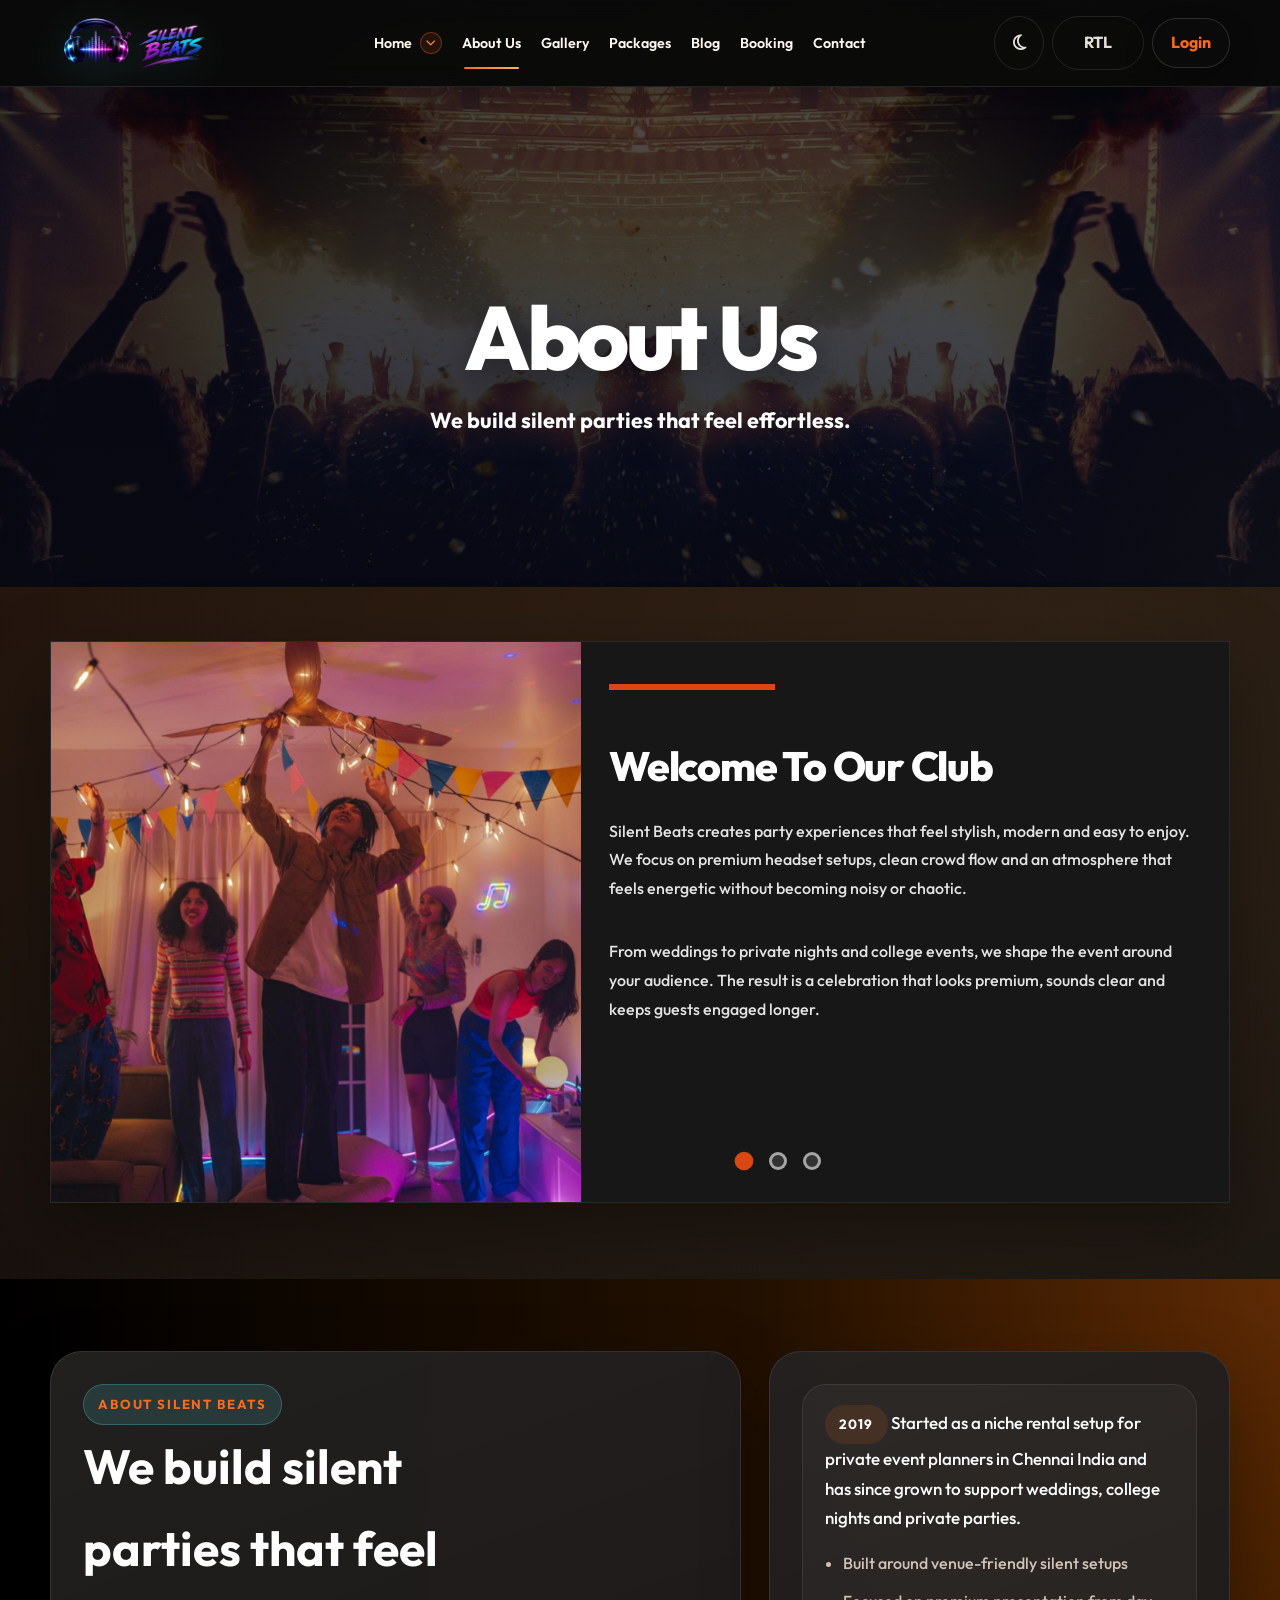
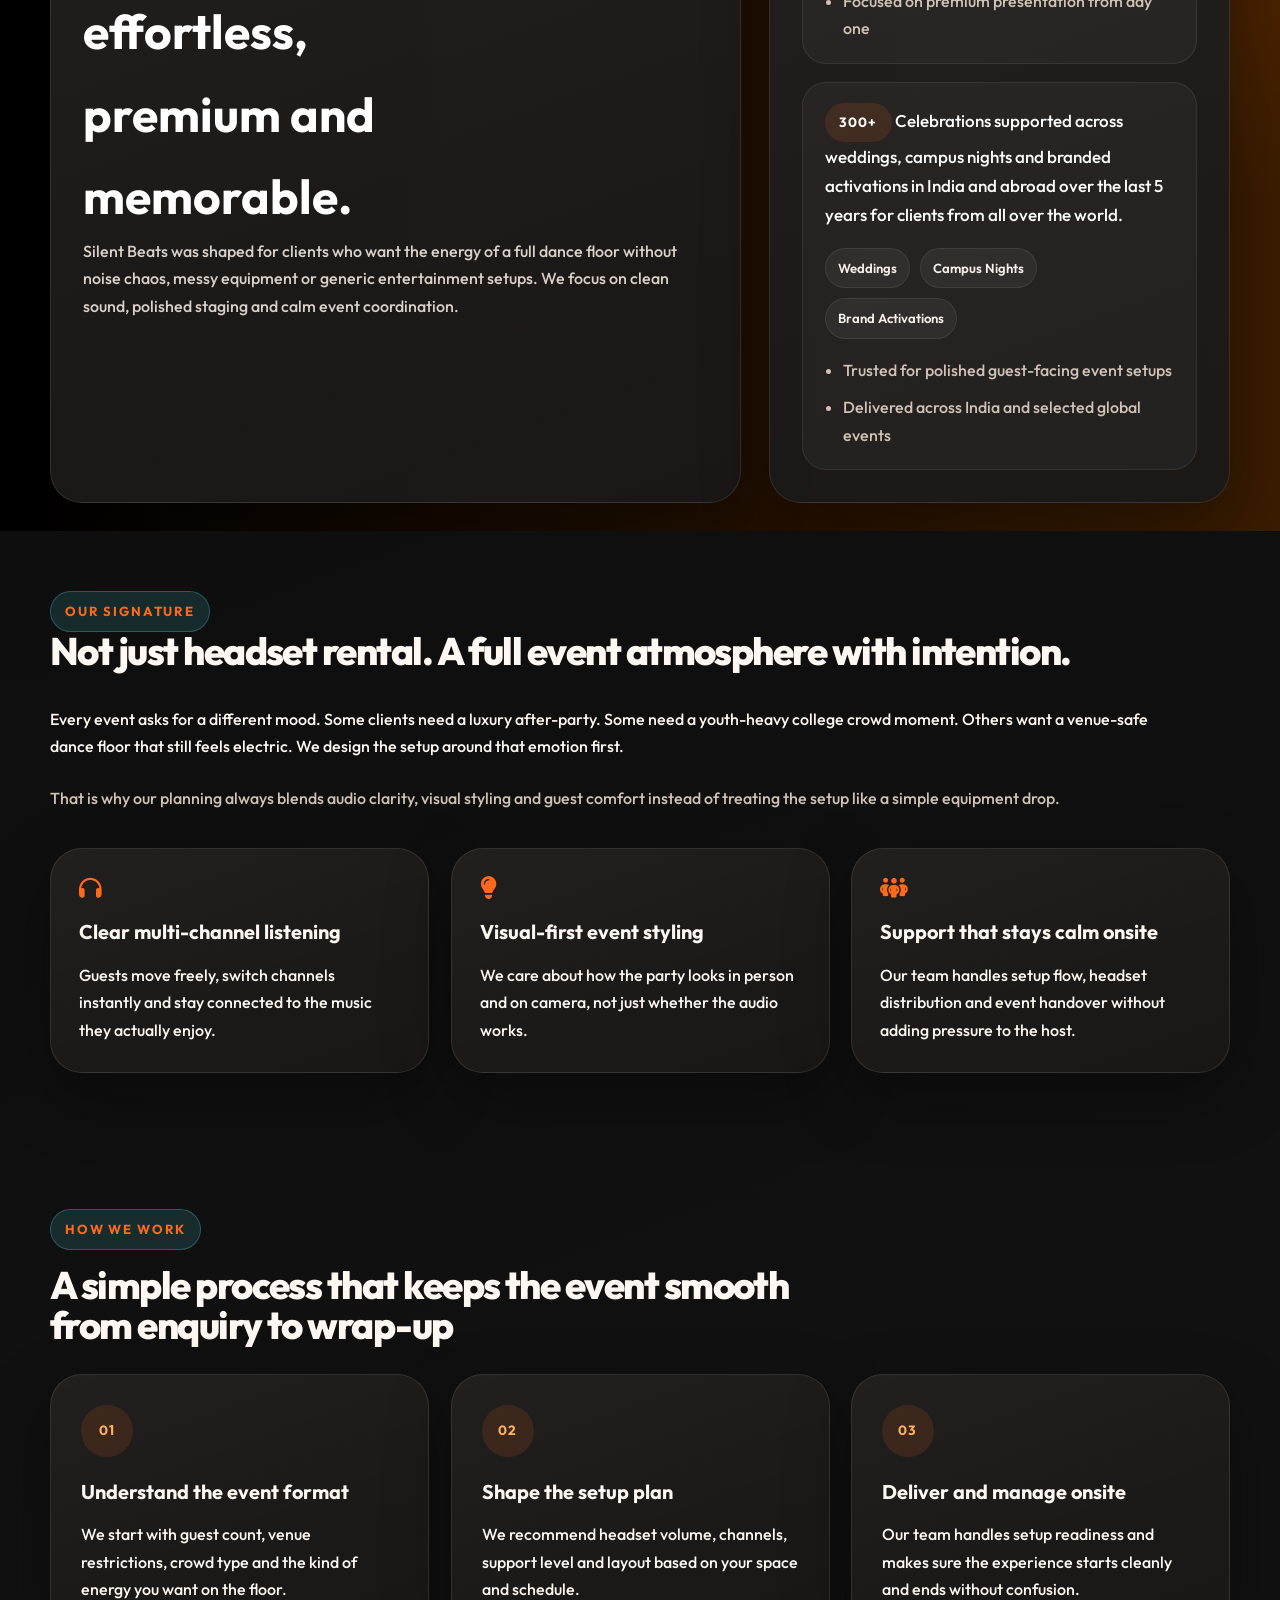
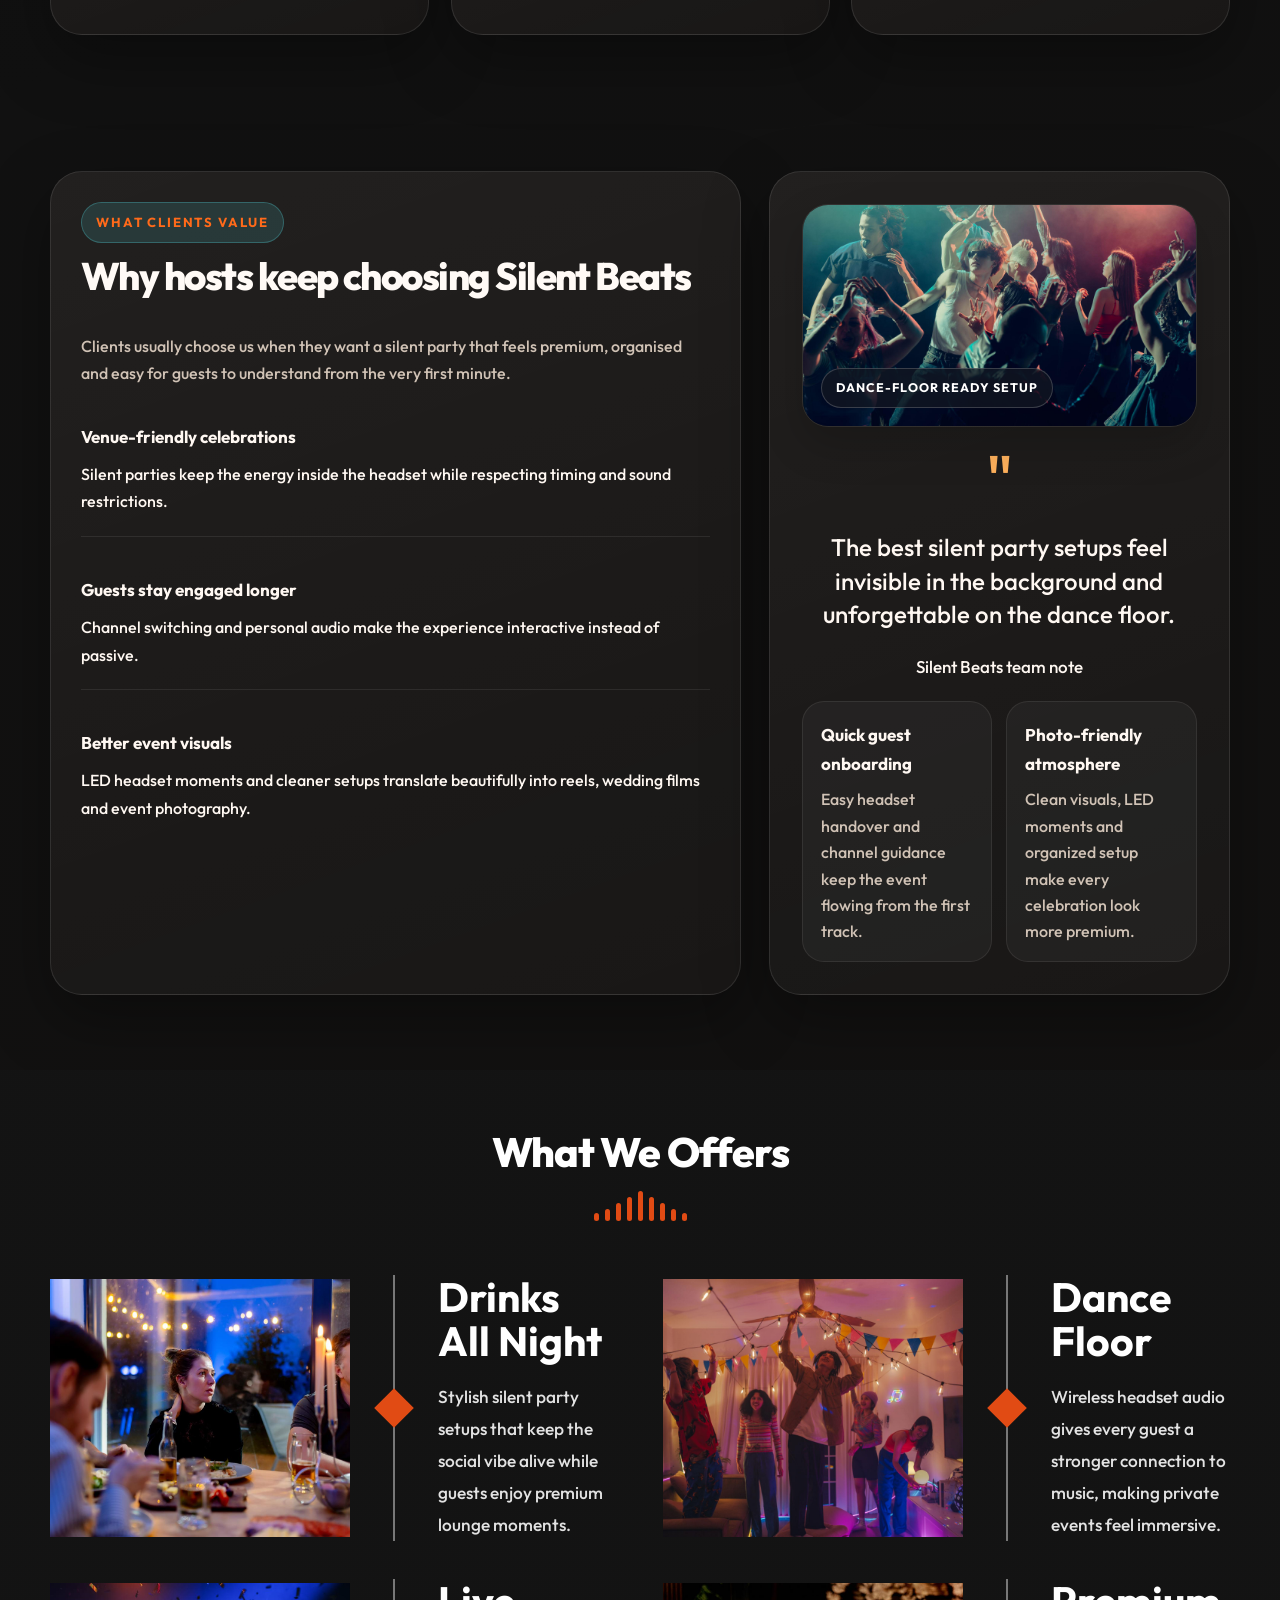
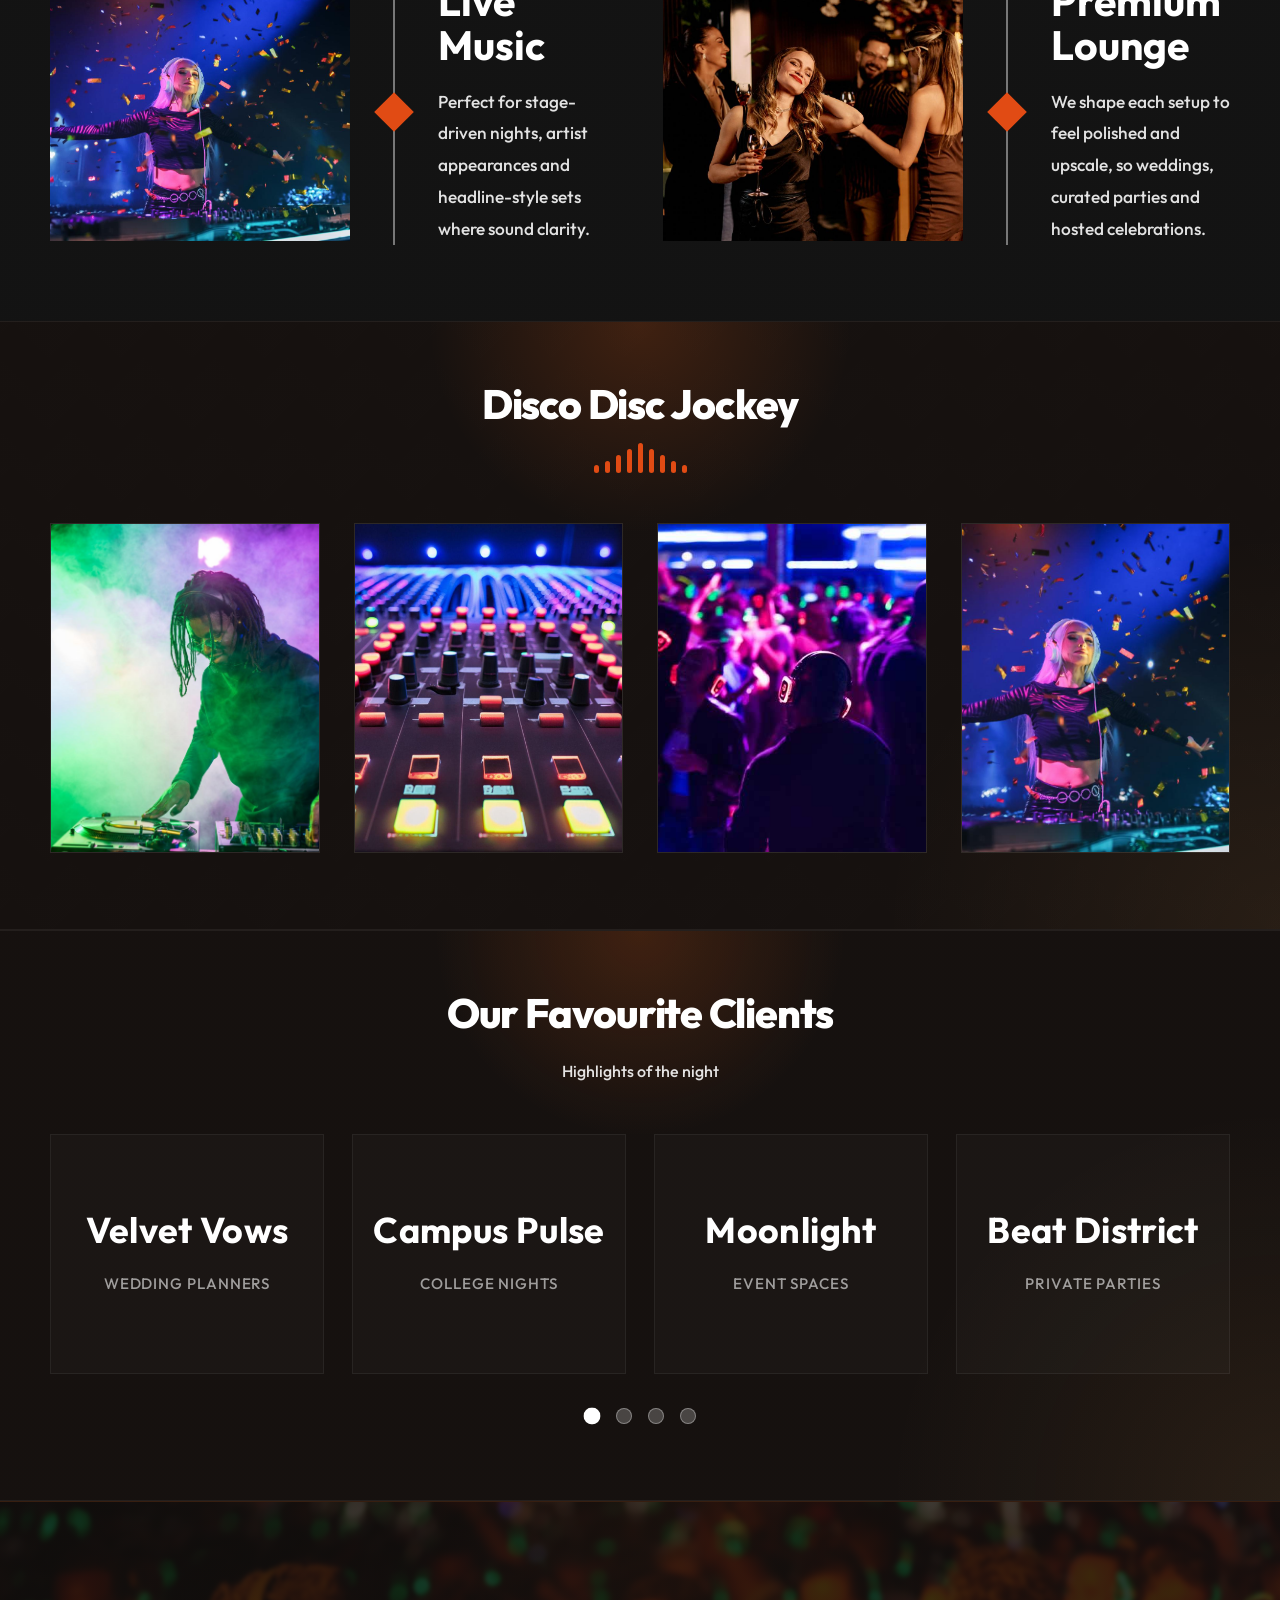
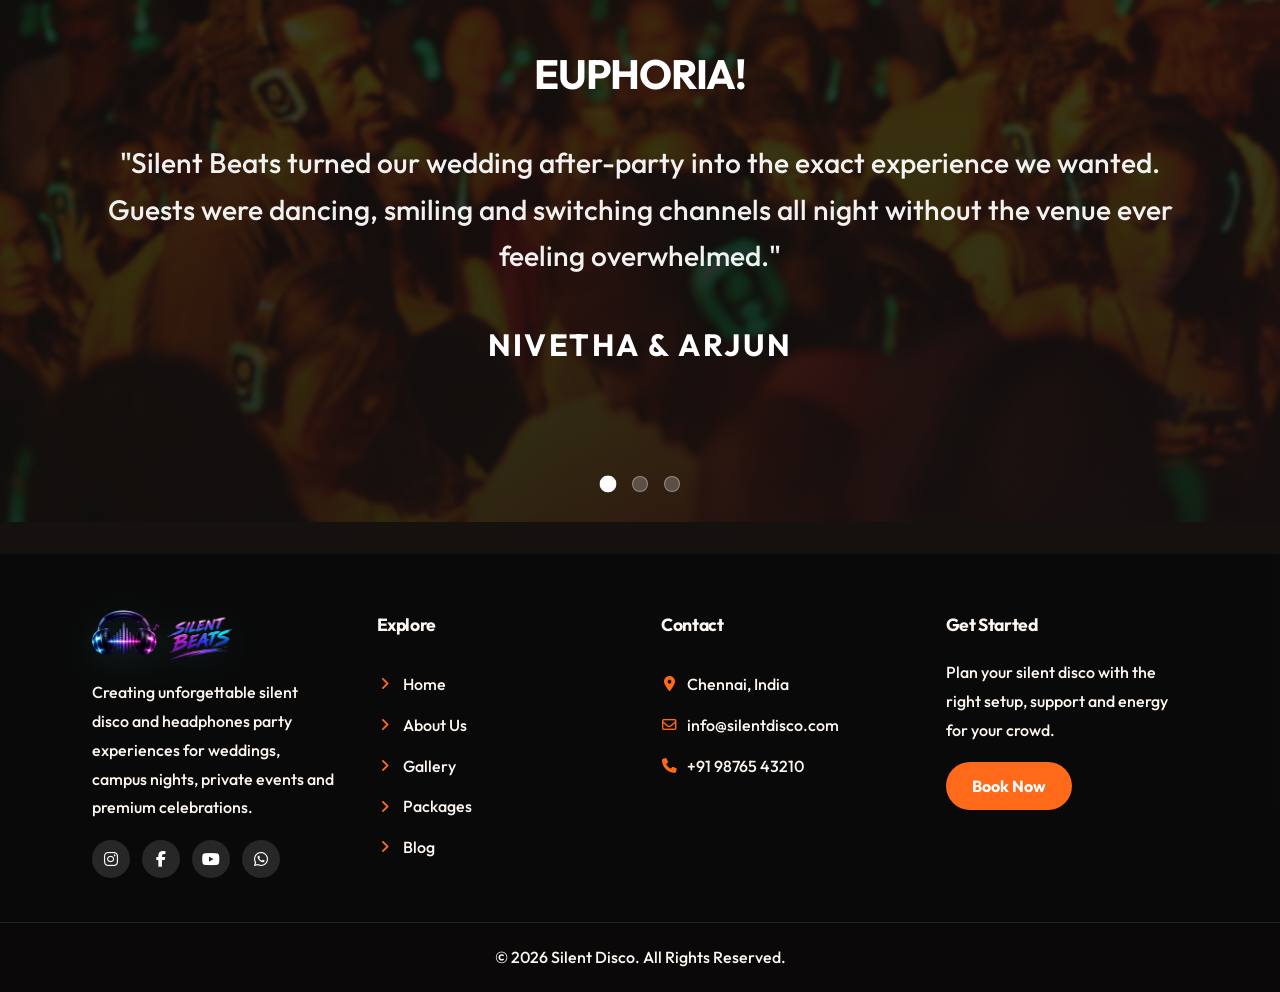
<file: about.html>
﻿<!DOCTYPE html>
<html lang="en">
<head>
    <meta charset="UTF-8">
    <meta name="viewport" content="width=device-width, initial-scale=1.0">
    <title>About Us | Silent Disco</title>
    <link rel="icon" type="image/png" href="img/logo.png">
    <link rel="preconnect" href="https://fonts.googleapis.com">
    <link rel="preconnect" href="https://fonts.gstatic.com" crossorigin>
    <link href="https://fonts.googleapis.com/css2?family=Outfit:wght@300;400;500;600;700;800&display=swap" rel="stylesheet">
    <link rel="stylesheet" href="https://cdnjs.cloudflare.com/ajax/libs/font-awesome/6.5.2/css/all.min.css">
    <link rel="stylesheet" href="css/style.css">
</head>
<body>
    <header class="site-header">
        <div class="container header-wrap">
            <div class="logo-box">
                <a href="index.html" class="logo-link">
                    <img src="img/logo.png" alt="Silent Beats logo" class="site-logo">
                </a>
            </div>

            <nav class="main-nav">
                <div class="nav-item has-dropdown">
                    <a href="index.html" class="nav-link">Home</a>
                    <div class="dropdown-menu">
                        <a href="index.html">Home 1</a>
                        <a href="home 2.html">Home 2</a>
                    </div>
                </div>
                <a href="about.html">About Us</a>
                <a href="gallery.html">Gallery</a>
                <a href="packages.html">Packages</a>
                <a href="blog.html">Blog</a>
                <a href="booking.html">Booking</a>
                <a href="contact.html">Contact</a>
            </nav>
        </div>
    </header>

    <main class="about-page-main">
        <section class="about-banner-hero">
            <div class="about-banner-media"></div>
            <div class="about-banner-overlay"></div>
            <div class="container about-banner-content">
                <h1>About Us</h1>
                <p>We build silent parties that feel effortless.</p>
            </div>
        </section>

        <section class="section-block about-club-section" data-about-club-slider>
            <div class="container about-club-shell">
                <div class="about-club-visual">
                    <img
                        src="img/private-party.jpg"
                        alt="Friends enjoying a silent party"
                        class="about-club-image"
                        data-about-club-image
                    >
                </div>

                <div class="about-club-copy">
                    <div class="about-club-copy-inner">
                        <span class="about-club-accent"></span>
                        <h2 data-about-club-title>Welcome To Our Club</h2>
                        <p data-about-club-text>Silent Beats creates party experiences that feel stylish, modern and easy to enjoy. We focus on premium headset setups, clean crowd flow and an atmosphere that feels energetic without becoming noisy or chaotic.</p>
                        <p data-about-club-text-secondary>From weddings to private nights and college events, we shape the event around your audience. The result is a celebration that looks premium, sounds clear and keeps guests engaged longer.</p>
                    </div>

                    <div class="about-club-dots" role="tablist" aria-label="About page highlights">
                        <button type="button" class="about-club-dot is-active" data-about-club-dot data-image="img/private-party.jpg" data-title="Welcome To Our Club" data-text="Silent Beats creates party experiences that feel stylish, modern and easy to enjoy. We focus on premium headset setups, clean crowd flow and an atmosphere that feels energetic without becoming noisy or chaotic." data-text-secondary="From weddings to private nights and college events, we shape the event around your audience. The result is a celebration that looks premium, sounds clear and keeps guests engaged longer." aria-label="Show slide 1" aria-selected="true"></button>
                        <button type="button" class="about-club-dot" data-about-club-dot data-image="img/wedding-dance.jpg" data-title="Moments Built For Celebration" data-text="Our silent party setups fit beautifully into wedding after-parties, curated social nights and venue-sensitive celebrations where energy matters but speaker noise cannot take over the whole space." data-text-secondary="We combine wireless freedom, premium visuals and event-friendly coordination so guests can dance, connect and enjoy the experience without the usual audio clutter." aria-label="Show slide 2" aria-selected="false"></button>
                        <button type="button" class="about-club-dot" data-about-club-dot data-image="img/college-event.jpg" data-title="High Energy For Modern Crowds" data-text="For college events, private launches and youth-driven nights, we create a crowd experience that feels active, photogenic and easy to manage even when guest energy is high." data-text-secondary="Each headset setup is planned to keep the event moving smoothly while still giving the audience that immersive music-first feeling they remember later." aria-label="Show slide 3" aria-selected="false"></button>
                    </div>
                </div>
            </div>
        </section>

        <section class="inner-page-hero about-story-hero">
            <div class="container about-story-shell">
                <div class="about-story-copy">
                    <span class="eyebrow">ABOUT SILENT BEATS</span>
                    <h1>We build silent parties that feel effortless, premium and memorable.</h1>
                    <p>Silent Beats was shaped for clients who want the energy of a full dance floor without noise chaos, messy equipment or generic entertainment setups. We focus on clean sound, polished staging and calm event coordination.</p>
                </div>

                <div class="about-story-aside">
                    <article>
                        <strong>2019</strong>
                        <span>Started as a niche rental setup for private event planners in Chennai India and has since grown to support weddings, college nights and private parties.</span>
                        <ul class="about-story-points">
                            <li>Built around venue-friendly silent setups</li>
                            <li>Focused on premium presentation from day one</li>
                        </ul>
                    </article>
                    <article>
                        <strong>300+</strong>
                        <span>Celebrations supported across weddings, campus nights and branded activations in India and abroad over the last 5 years for clients from all over the world.</span>
                        <div class="about-story-mini-stats">
                            <span>Weddings</span>
                            <span>Campus Nights</span>
                            <span>Brand Activations</span>
                        </div>
                        <ul class="about-story-points">
                            <li>Trusted for polished guest-facing event setups</li>
                            <li>Delivered across India and selected global events</li>
                        </ul>
                    </article>
                </div>
            </div>
        </section>

        <section class="section-block about-signature-section">
            <div class="container about-signature-grid">
                <div class="about-signature-intro">
                    <span class="eyebrow">OUR SIGNATURE</span>
                    <h2>Not just headset rental. A full event atmosphere with intention.</h2>
                    <p>Every event asks for a different mood. Some clients need a luxury after-party. Some need a youth-heavy college crowd moment. Others want a venue-safe dance floor that still feels electric. We design the setup around that emotion first.</p>
                    <p class="about-signature-note">That is why our planning always blends audio clarity, visual styling and guest comfort instead of treating the setup like a simple equipment drop.</p>
                </div>

                <div class="about-signature-cards">
                    <article class="about-signature-card">
                        <i class="fa-solid fa-headphones"></i>
                        <h3>Clear multi-channel listening</h3>
                        <p>Guests move freely, switch channels instantly and stay connected to the music they actually enjoy.</p>
                    </article>
                    <article class="about-signature-card">
                        <i class="fa-solid fa-lightbulb"></i>
                        <h3>Visual-first event styling</h3>
                        <p>We care about how the party looks in person and on camera, not just whether the audio works.</p>
                    </article>
                    <article class="about-signature-card">
                        <i class="fa-solid fa-people-group"></i>
                        <h3>Support that stays calm onsite</h3>
                        <p>Our team handles setup flow, headset distribution and event handover without adding pressure to the host.</p>
                    </article>
                </div>
            </div>
        </section>

        <section class="section-block about-method-section">
            <div class="container">
                <div class="section-heading left-align">
                    <span class="eyebrow">HOW WE WORK</span>
                    <h2>A simple process that keeps the event smooth from enquiry to wrap-up</h2>
                </div>

                <div class="about-method-flow">
                    <article class="about-method-step">
                        <span>01</span>
                        <h3>Understand the event format</h3>
                        <p>We start with guest count, venue restrictions, crowd type and the kind of energy you want on the floor.</p>
                    </article>
                    <article class="about-method-step">
                        <span>02</span>
                        <h3>Shape the setup plan</h3>
                        <p>We recommend headset volume, channels, support level and layout based on your space and schedule.</p>
                    </article>
                    <article class="about-method-step">
                        <span>03</span>
                        <h3>Deliver and manage onsite</h3>
                        <p>Our team handles setup readiness and makes sure the experience starts cleanly and ends without confusion.</p>
                    </article>
                </div>
            </div>
        </section>

        <section class="section-block about-values-section">
            <div class="container about-values-shell">
                <div class="about-values-panel">
                    <span class="eyebrow">WHAT CLIENTS VALUE</span>
                    <h2>Why hosts keep choosing Silent Beats</h2>
                    <p class="about-values-intro">Clients usually choose us when they want a silent party that feels premium, organised and easy for guests to understand from the very first minute.</p>
                    <div class="about-values-list">
                        <div>
                            <strong>Venue-friendly celebrations</strong>
                            <p>Silent parties keep the energy inside the headset while respecting timing and sound restrictions.</p>
                        </div>
                        <div>
                            <strong>Guests stay engaged longer</strong>
                            <p>Channel switching and personal audio make the experience interactive instead of passive.</p>
                        </div>
                        <div>
                            <strong>Better event visuals</strong>
                            <p>LED headset moments and cleaner setups translate beautifully into reels, wedding films and event photography.</p>
                        </div>
                    </div>
                </div>

                <div class="about-quote-panel">
                    <div class="about-quote-visual">
                        <img src="img/dance-floor-moments.jpg" alt="Silent party dance floor moment" class="about-quote-image">
                        <div class="about-quote-badge">Dance-floor ready setup</div>
                    </div>
                    <p class="about-quote-mark">"</p>
                    <blockquote>The best silent party setups feel invisible in the background and unforgettable on the dance floor.</blockquote>
                    <span>Silent Beats team note</span>
                    <div class="about-quote-points">
                        <div>
                            <strong>Quick guest onboarding</strong>
                            <p>Easy headset handover and channel guidance keep the event flowing from the first track.</p>
                        </div>
                        <div>
                            <strong>Photo-friendly atmosphere</strong>
                            <p>Clean visuals, LED moments and organized setup make every celebration look more premium.</p>
                        </div>
                    </div>
                </div>
            </div>
        </section>

        <section class="section-block about-offers-section">
            <div class="container">
                <div class="about-offers-head">
                    <h2>What We Offers</h2>
                    <span class="about-offers-wave" aria-hidden="true">
                        <i></i><i></i><i></i><i></i><i></i><i></i><i></i><i></i><i></i>
                    </span>
                </div>

                <div class="about-offers-grid">
                    <article class="about-offer-item">
                        <div class="about-offer-media">
                            <img src="img/restaurant-night.jpg" alt="Friends enjoying drinks at a party">
                        </div>
                        <div class="about-offer-line">
                            <span class="about-offer-diamond"></span>
                        </div>
                        <div class="about-offer-copy">
                            <h3>Drinks All Night</h3>
                            <p>Stylish silent party setups that keep the social vibe alive while guests enjoy premium lounge moments.</p>
                        </div>
                    </article>

                    <article class="about-offer-item">
                        <div class="about-offer-media">
                            <img src="img/private-party.jpg" alt="Guests dancing together at a private party">
                        </div>
                        <div class="about-offer-line">
                            <span class="about-offer-diamond"></span>
                        </div>
                        <div class="about-offer-copy">
                            <h3>Dance Floor </h3>
                            <p>Wireless headset audio gives every guest a stronger connection to  music, making private events feel immersive.</p>
                        </div>
                    </article>

                    <article class="about-offer-item">
                        <div class="about-offer-media">
                            <img src="img/dj-performance-night.jpg" alt="Live DJ performance at a night event">
                        </div>
                        <div class="about-offer-line">
                            <span class="about-offer-diamond"></span>
                        </div>
                        <div class="about-offer-copy">
                            <h3>Live Music </h3>
                            <p>Perfect for stage-driven nights, artist appearances and headline-style sets where sound clarity.</p>
                        </div>
                    </article>

                    <article class="about-offer-item">
                        <div class="about-offer-media">
                            <img src="img/vip-party-lounge.jpg" alt="Premium dining and lounge vibe at an event">
                        </div>
                        <div class="about-offer-line">
                            <span class="about-offer-diamond"></span>
                        </div>
                        <div class="about-offer-copy">
                            <h3>Premium Lounge</h3>
                            <p>We shape each setup to feel polished and upscale, so weddings, curated parties and hosted celebrations.</p>
                        </div>
                    </article>
                </div>
            </div>
        </section>

        <section class="section-block about-dj-section">
            <div class="container">
                <div class="about-dj-head">
                    <h2>Disco Disc Jockey</h2>
                    <span class="about-offers-wave" aria-hidden="true">
                        <i></i><i></i><i></i><i></i><i></i><i></i><i></i><i></i><i></i>
                    </span>
                </div>

                <div class="about-dj-grid">
                    <article class="about-dj-card">
                        <img src="img/dj-booth.jpg" alt="DJ mixing at a silent party booth">
                    </article>
                    <article class="about-dj-card">
                        <img src="img/special-project-dj-mix.jpg" alt="Energetic DJ set with headphones party crowd">
                    </article>
                    <article class="about-dj-card">
                        <img src="img/led-headset.jpg" alt="Performer in a bright party environment">
                    </article>
                    <article class="about-dj-card">
                        <img src="img/dj-performance-night.jpg" alt="Live vocal performance at a disco event">
                    </article>
                </div>
            </div>
        </section>

        <section class="section-block about-clients-section" data-clients-slider>
            <div class="container">
                <div class="about-clients-head">
                    <h2>Our Favourite Clients</h2>
                    <p>Highlights of the night</p>
                </div>

                <div class="about-clients-slider">
                    <div class="about-clients-track">
                        <div class="about-clients-slide is-active" data-clients-slide>
                            <article class="about-client-logo-card"><span>Velvet Vows</span><small>Wedding planners</small></article>
                            <article class="about-client-logo-card"><span>Campus Pulse</span><small>College nights</small></article>
                            <article class="about-client-logo-card"><span>Moonlight</span><small>Event spaces</small></article>
                            <article class="about-client-logo-card"><span>Beat District</span><small>Private parties</small></article>
                        </div>

                        <div class="about-clients-slide" data-clients-slide>
                            <article class="about-client-logo-card"><span>Afterglow</span><small>Luxury celebrations</small></article>
                            <article class="about-client-logo-card"><span>Urban Sway</span><small>Brand activations</small></article>
                            <article class="about-client-logo-card"><span>Night Bloom</span><small>Curated socials</small></article>
                            <article class="about-client-logo-card"><span>Wave House</span><small>Beach parties</small></article>
                        </div>

                        <div class="about-clients-slide" data-clients-slide>
                            <article class="about-client-logo-card"><span>Pulse Factory</span><small>Youth festivals</small></article>
                            <article class="about-client-logo-card"><span>Golden Aisle</span><small>Wedding after-parties</small></article>
                            <article class="about-client-logo-card"><span>Venue Craft</span><small>Premium halls</small></article>
                            <article class="about-client-logo-card"><span>Neon Circle</span><small>Club collabs</small></article>
                        </div>

                        <div class="about-clients-slide" data-clients-slide>
                            <article class="about-client-logo-card"><span>Skyline</span><small>Corporate socials</small></article>
                            <article class="about-client-logo-card"><span>Southside </span><small>Music nights</small></article>
                            <article class="about-client-logo-card"><span>Radiant </span><small>Indoor venues</small></article>
                            <article class="about-client-logo-card"><span>Silent Luxe</span><small>Hosted experiences</small></article>
                        </div>
                    </div>

                    <div class="about-clients-dots" role="tablist" aria-label="Favourite clients slider">
                        <button type="button" class="about-clients-dot is-active" data-clients-dot aria-label="Show client slide 1" aria-selected="true"></button>
                        <button type="button" class="about-clients-dot" data-clients-dot aria-label="Show client slide 2" aria-selected="false"></button>
                        <button type="button" class="about-clients-dot" data-clients-dot aria-label="Show client slide 3" aria-selected="false"></button>
                        <button type="button" class="about-clients-dot" data-clients-dot aria-label="Show client slide 4" aria-selected="false"></button>
                    </div>
                </div>
            </div>
        </section>

        <section class="about-testimonial-section" data-about-testimonial-slider>
            <div class="about-testimonial-bg"></div>
            <div class="about-testimonial-overlay"></div>
            <div class="container about-testimonial-shell">
                <div class="about-testimonial-slide is-active" data-about-testimonial-slide>
                    <h2>EUPHORIA!</h2>
                    <p>"Silent Beats turned our wedding after-party into the exact experience we wanted. Guests were dancing, smiling and switching channels all night without the venue ever feeling overwhelmed."</p>
                    <strong>NIVETHA & ARJUN</strong>
                </div>

                <div class="about-testimonial-slide" data-about-testimonial-slide>
                    <h2>ALL NIGHT FLOW</h2>
                    <p>"For our college cultural night, the headset setup made the crowd feel modern and fully involved. The energy stayed high, and the event looked incredible in every reel and photo."</p>
                    <strong>CAMPUS PULSE CREW</strong>
                </div>

                <div class="about-testimonial-slide" data-about-testimonial-slide>
                    <h2>CROWD MAGIC</h2>
                    <p>"We wanted a premium private-party vibe without the usual sound mess. Silent Beats handled the setup cleanly, and the atmosphere felt stylish, social and genuinely memorable."</p>
                    <strong>MEERA KRISHNAN</strong>
                </div>

                <div class="about-testimonial-dots" role="tablist" aria-label="About testimonials slider">
                    <button type="button" class="about-testimonial-dot is-active" data-about-testimonial-dot aria-label="Show testimonial slide 1" aria-selected="true"></button>
                    <button type="button" class="about-testimonial-dot" data-about-testimonial-dot aria-label="Show testimonial slide 2" aria-selected="false"></button>
                    <button type="button" class="about-testimonial-dot" data-about-testimonial-dot aria-label="Show testimonial slide 3" aria-selected="false"></button>
                </div>
            </div>
        </section>
    </main>

    <footer class="site-footer">
        <div class="container footer-grid">
            <div class="footer-brand">
                <a href="index.html" class="footer-logo-link">
                    <img src="img/logo.png" alt="Silent Beats logo" class="footer-logo">
                </a>
                <p>Creating unforgettable silent disco and headphones party experiences for weddings, campus nights, private events and premium celebrations.</p>
                <div class="footer-socials">
                    <a href="#" aria-label="Instagram"><i class="fa-brands fa-instagram"></i></a>
                    <a href="#" aria-label="Facebook"><i class="fa-brands fa-facebook-f"></i></a>
                    <a href="#" aria-label="YouTube"><i class="fa-brands fa-youtube"></i></a>
                    <a href="#" aria-label="WhatsApp"><i class="fa-brands fa-whatsapp"></i></a>
                </div>
            </div>
            <div class="footer-links">
                <h3>Explore</h3>
                <a href="index.html"><i class="fa-solid fa-angle-right"></i><span>Home</span></a>
                <a href="about.html"><i class="fa-solid fa-angle-right"></i><span>About Us</span></a>
                <a href="gallery.html"><i class="fa-solid fa-angle-right"></i><span>Gallery</span></a>
                <a href="packages.html"><i class="fa-solid fa-angle-right"></i><span>Packages</span></a>
                <a href="blog.html"><i class="fa-solid fa-angle-right"></i><span>Blog</span></a>
            </div>
            <div class="footer-contact">
                <h3>Contact</h3>
                <p><i class="fa-solid fa-location-dot"></i><span>Chennai, India</span></p>
                <p><i class="fa-regular fa-envelope"></i><span>info@silentdisco.com</span></p>
                <p><i class="fa-solid fa-phone"></i><span>+91 98765 43210</span></p>
            </div>
            <div class="footer-cta">
                <h3>Get Started</h3>
                <p>Plan your silent disco with the right setup, support and energy for your crowd.</p>
                <a href="booking.html" class="footer-cta-btn">Book Now</a>
            </div>
        </div>
        <div class="footer-bottom">
            <p>&copy; 2026 Silent Disco. All Rights Reserved.</p>
        </div>
    </footer>

    <script src="js/script.js"></script>
</body>
</html>
</file>
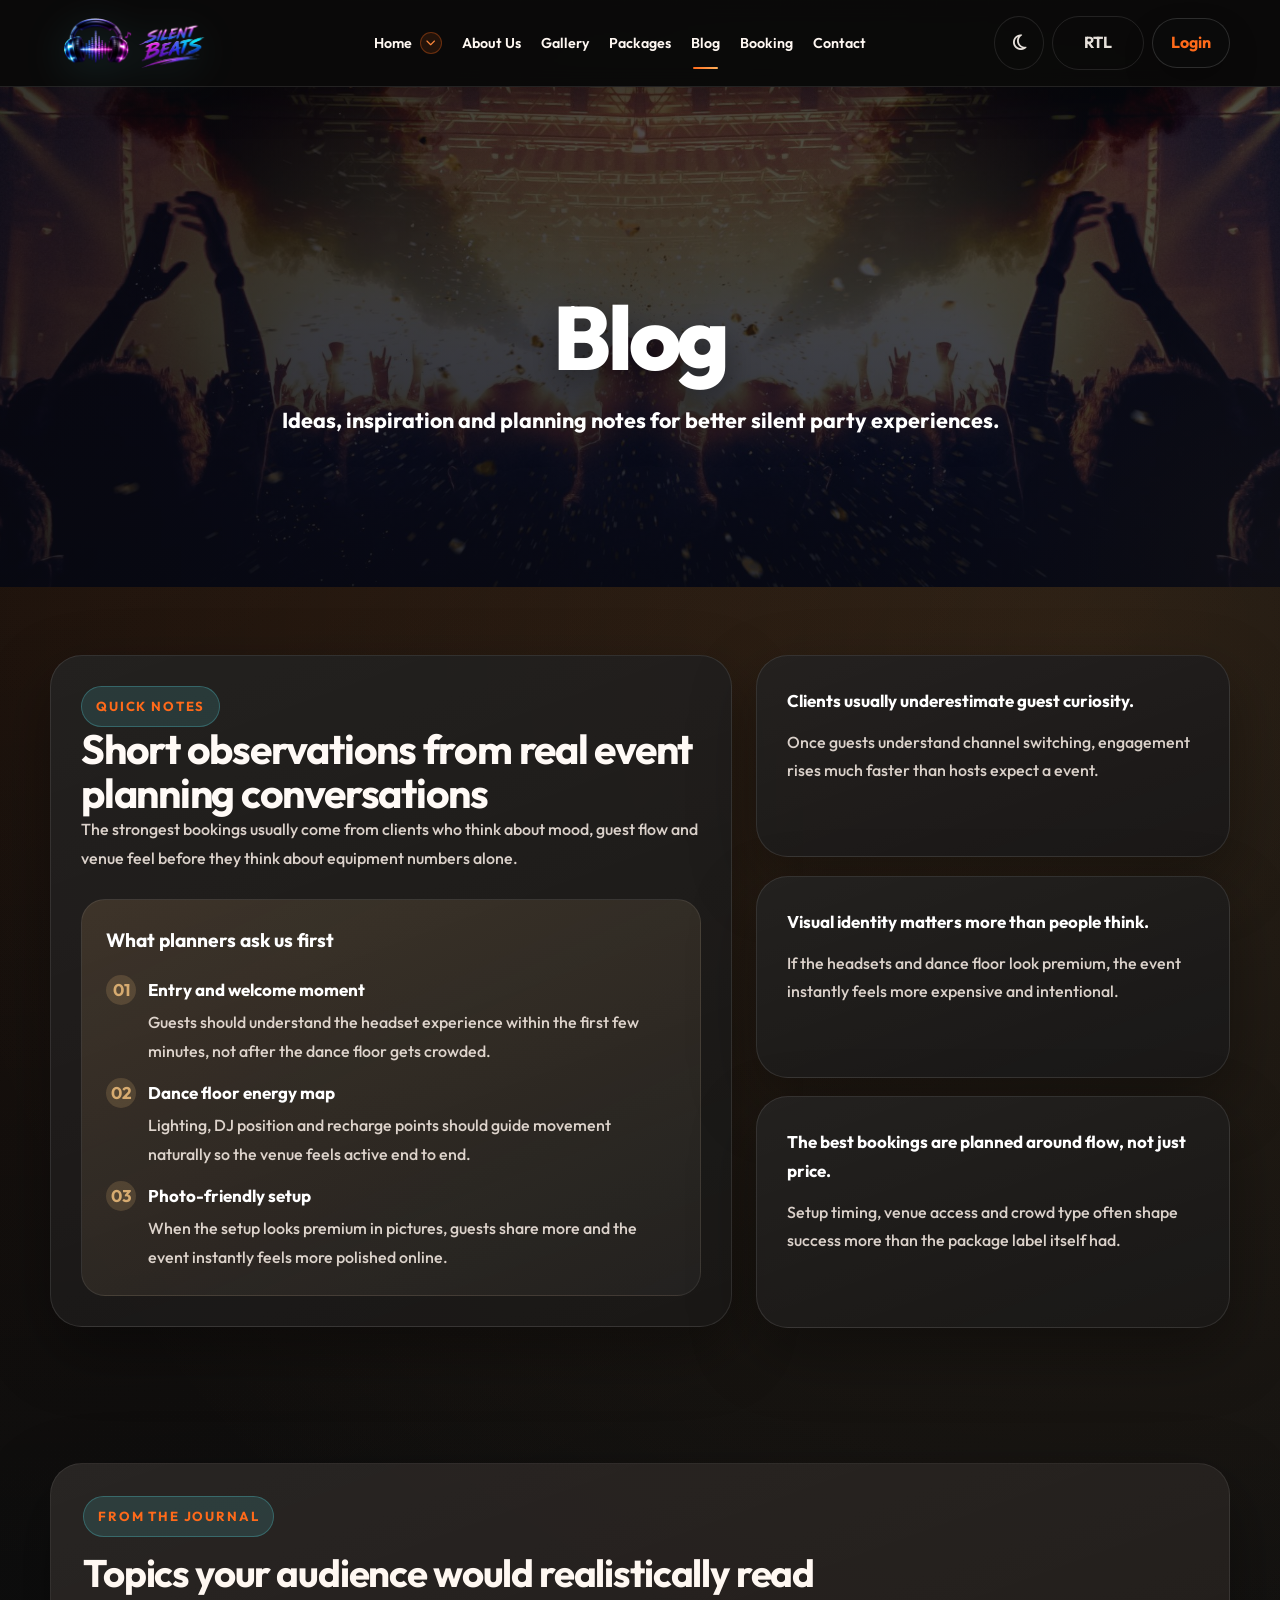
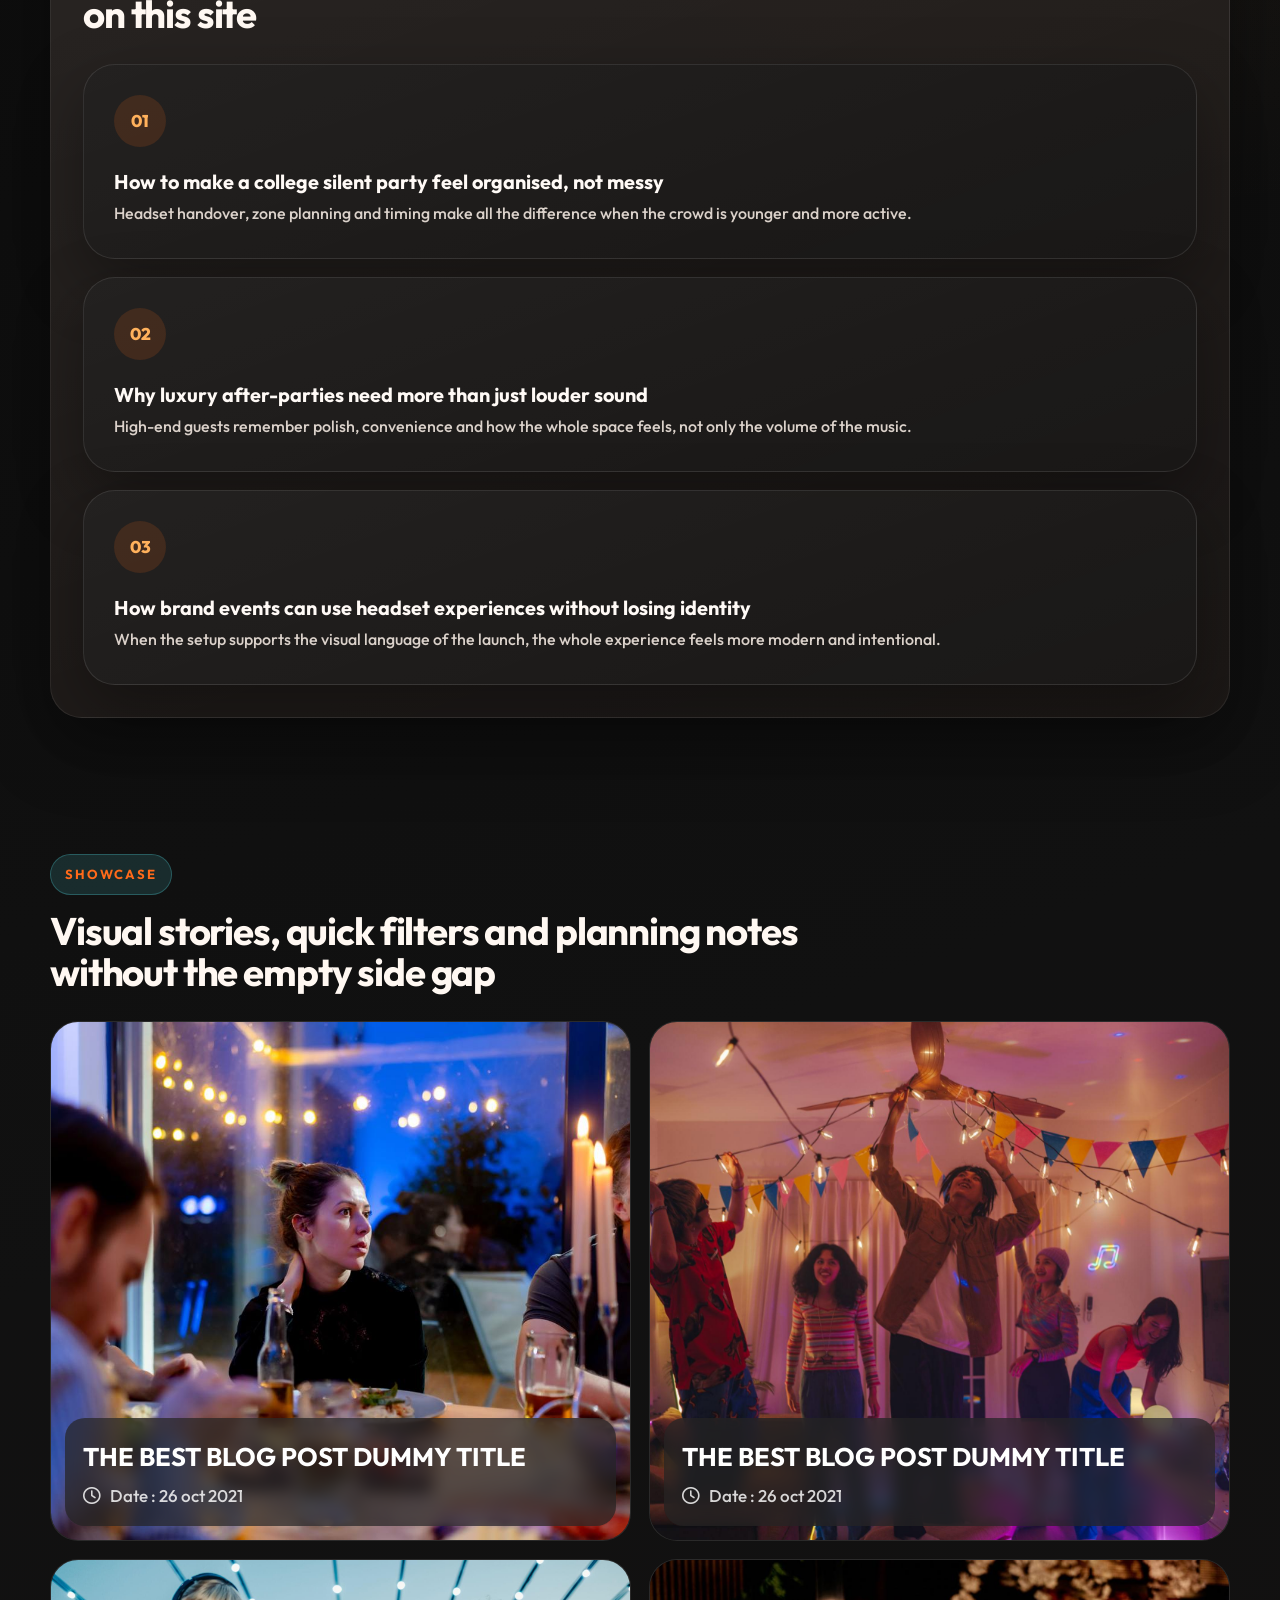
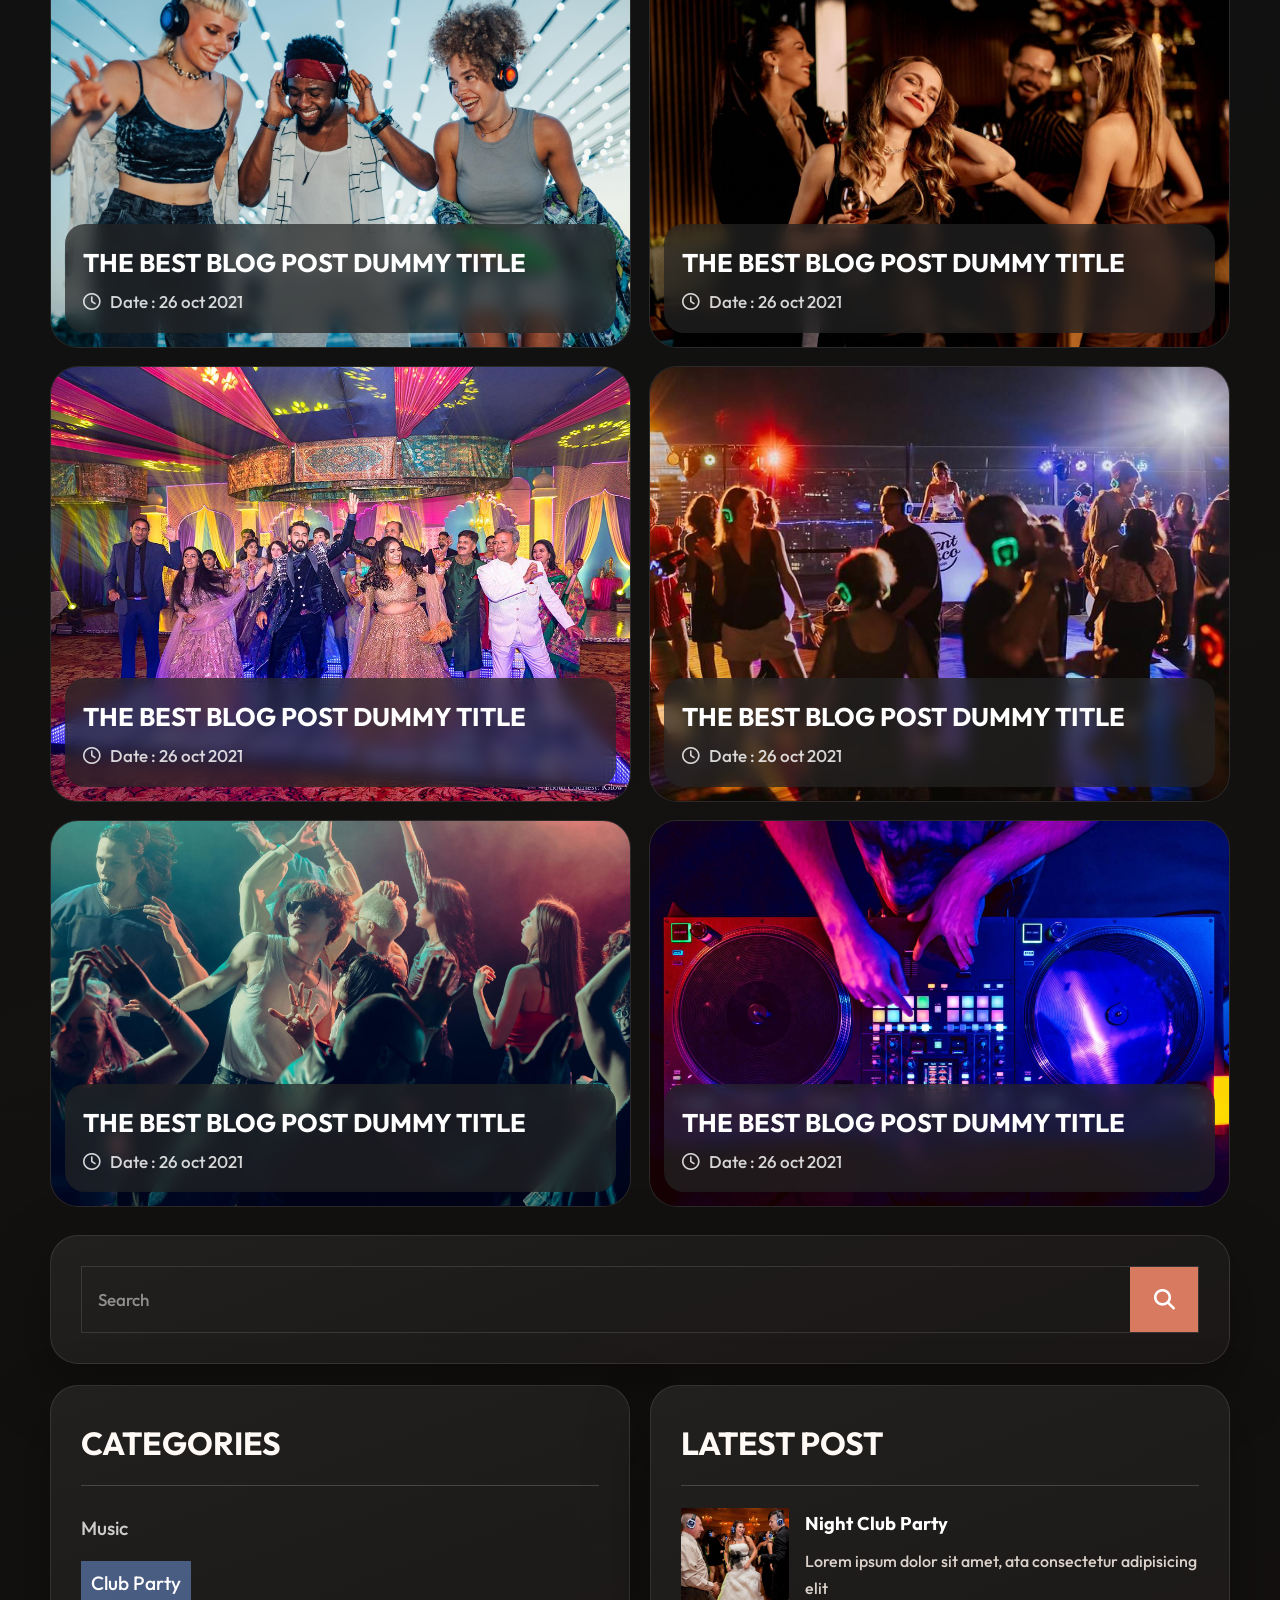
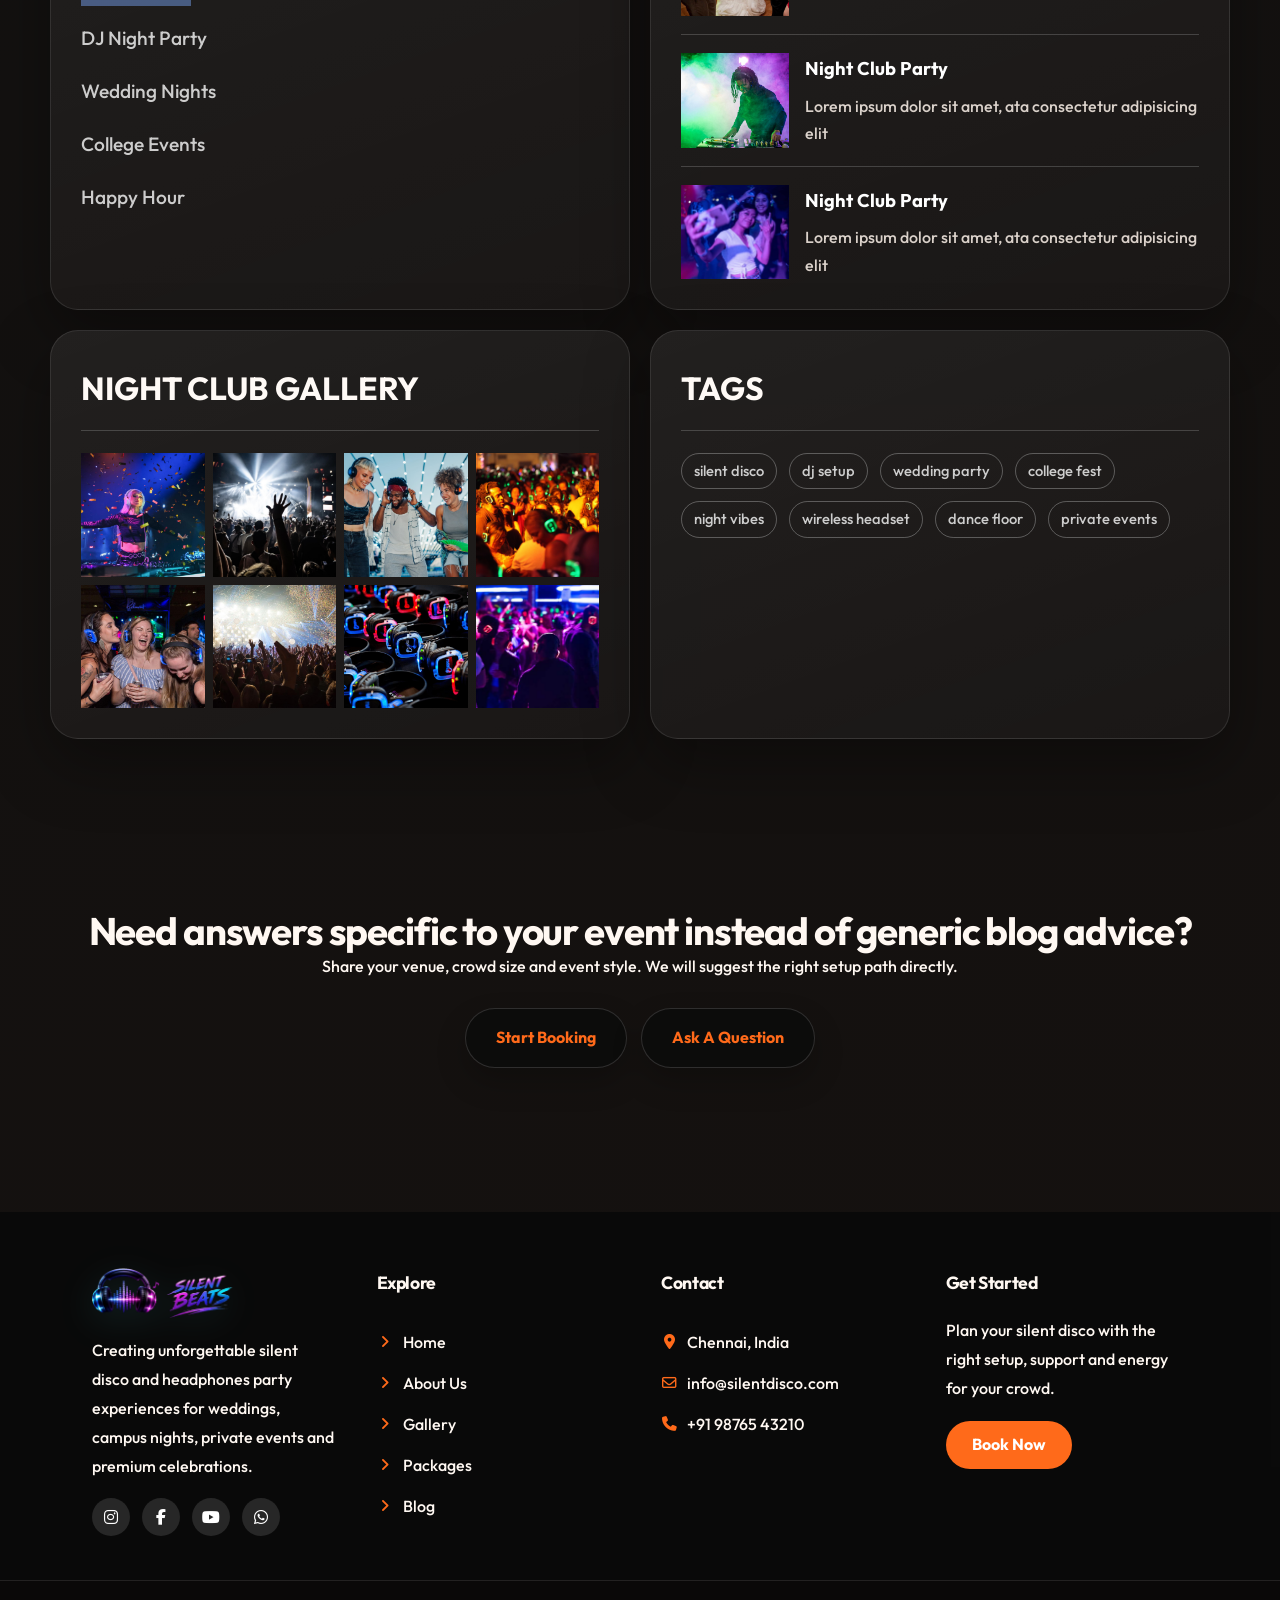
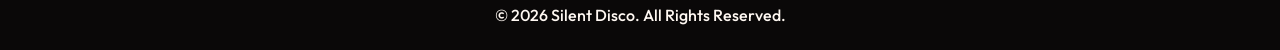
<file: blog.html>
﻿<!DOCTYPE html>
<html lang="en">
<head>
    <meta charset="UTF-8">
    <meta name="viewport" content="width=device-width, initial-scale=1.0">
    <title>Blog | Silent Disco</title>
    <link rel="icon" type="image/png" href="img/logo.png">
    <link rel="preconnect" href="https://fonts.googleapis.com">
    <link rel="preconnect" href="https://fonts.gstatic.com" crossorigin>
    <link href="https://fonts.googleapis.com/css2?family=Outfit:wght@300;400;500;600;700;800&display=swap" rel="stylesheet">
    <link rel="stylesheet" href="https://cdnjs.cloudflare.com/ajax/libs/font-awesome/6.5.2/css/all.min.css">
    <link rel="stylesheet" href="css/style.css">
</head>
<body class="blog-page">
    <header class="site-header">
        <div class="container header-wrap">
            <div class="logo-box">
                <a href="index.html" class="logo-link">
                    <img src="img/logo.png" alt="Silent Beats logo" class="site-logo">
                </a>
            </div>

            <nav class="main-nav">
                <div class="nav-item has-dropdown">
                    <a href="index.html" class="nav-link">Home</a>
                    <div class="dropdown-menu">
                        <a href="index.html">Home 1</a>
                        <a href="home 2.html">Home 2</a>
                    </div>
                </div>
                <a href="about.html">About Us</a>
                <a href="gallery.html">Gallery</a>
                <a href="packages.html">Packages</a>
                <a href="blog.html">Blog</a>
                <a href="booking.html">Booking</a>
                <a href="contact.html">Contact</a>
            </nav>
        </div>
    </header>

   <main class="about-page-main">
        <section class="blog-banner-hero about-banner-hero">
            <div class="blog-banner-media about-banner-media"></div>
            <div class="blog-banner-overlay about-banner-overlay"></div>
            <div class="container blog-banner-content about-banner-content">
                <h1>Blog</h1>
                <p>Ideas, inspiration and planning notes for better silent party experiences.</p>
            </div>
        </section>

        <section class="section-block blog-insight-section">
            <div class="container blog-insight-grid">
                <div class="blog-insight-copy">
                    <span class="eyebrow">QUICK NOTES</span>
                    <h2>Short observations from real event planning conversations</h2>
                    <p>The strongest bookings usually come from clients who think about mood, guest flow and venue feel before they think about equipment numbers alone.</p>
                    <div class="blog-insight-spotlight">
                        <h3>What planners ask us first</h3>
                        <div class="blog-insight-points">
                            <article>
                                <span>01</span>
                                <div>
                                    <strong>Entry and welcome moment</strong>
                                    <p>Guests should understand the headset experience within the first few minutes, not after the dance floor gets crowded.</p>
                                </div>
                            </article>
                            <article>
                                <span>02</span>
                                <div>
                                    <strong>Dance floor energy map</strong>
                                    <p>Lighting, DJ position and recharge points should guide movement naturally so the venue feels active end to end.</p>
                                </div>
                            </article>
                            <article>
                                <span>03</span>
                                <div>
                                    <strong>Photo-friendly setup</strong>
                                    <p>When the setup looks premium in pictures, guests share more and the event instantly feels more polished online.</p>
                                </div>
                            </article>
                        </div>
                    </div>
                </div>

                <div class="blog-insight-list">
                    <article>
                        <strong>Clients usually underestimate guest curiosity.</strong>
                        <p>Once guests understand channel switching, engagement rises much faster than hosts expect a event.</p>
                    </article>
                    <article>
                        <strong>Visual identity matters more than people think.</strong>
                        <p>If the headsets and dance floor look premium, the event instantly feels more expensive and intentional.</p>
                    </article>
                    <article>
                        <strong>The best bookings are planned around flow, not just price.</strong>
                        <p>Setup timing, venue access and crowd type often shape success more than the package label itself had.</p>
                    </article>
                </div>
            </div>
        </section>

        <section class="section-block blog-journal-section">
            <div class="container blog-journal-shell">
                <div class="section-heading left-align">
                    <span class="eyebrow">FROM THE JOURNAL</span>
                    <h2>Topics your audience would realistically read on this site</h2>
                </div>

                <div class="blog-journal-list">
                    <article class="blog-journal-item">
                        <span>01</span>
                        <div>
                            <h3>How to make a college silent party feel organised, not messy</h3>
                            <p>Headset handover, zone planning and timing make all the difference when the crowd is younger and more active.</p>
                        </div>
                    </article>
                    <article class="blog-journal-item">
                        <span>02</span>
                        <div>
                            <h3>Why luxury after-parties need more than just louder sound</h3>
                            <p>High-end guests remember polish, convenience and how the whole space feels, not only the volume of the music.</p>
                        </div>
                    </article>
                    <article class="blog-journal-item">
                        <span>03</span>
                        <div>
                            <h3>How brand events can use headset experiences without losing identity</h3>
                            <p>When the setup supports the visual language of the launch, the whole experience feels more modern and intentional.</p>
                        </div>
                    </article>
                </div>
            </div>
        </section>

        <section class="section-block blog-showcase-section">
            <div class="container blog-showcase-stack">
                <div class="section-heading left-align">
                    <span class="eyebrow">SHOWCASE</span>
                    <h2>Visual stories, quick filters and planning notes without the empty side gap</h2>
                </div>

                <div class="blog-showcase-grid">
                    <article class="blog-showcase-card tall-card">
                        <img src="img/restaurant-night.jpg" alt="Nightlife glasses on a premium bar table">
                        <div class="blog-showcase-overlay">
                            <h3>The best blog post dummy title</h3>
                            <span><i class="fa-regular fa-clock"></i> Date : 26 oct 2021</span>
                        </div>
                    </article>
                    <article class="blog-showcase-card tall-card">
                        <img src="img/private-party.jpg" alt="Guests enjoying a colourful party moment">
                        <div class="blog-showcase-overlay">
                            <h3>The best blog post dummy title</h3>
                            <span><i class="fa-regular fa-clock"></i> Date : 26 oct 2021</span>
                        </div>
                    </article>
                    <article class="blog-showcase-card">
                        <img src="img/rooftop.jpg" alt="Party crowd enjoying music together">
                        <div class="blog-showcase-overlay">
                            <h3>The best blog post dummy title</h3>
                            <span><i class="fa-regular fa-clock"></i> Date : 26 oct 2021</span>
                        </div>
                    </article>
                    <article class="blog-showcase-card">
                        <img src="img/vip-party-lounge.jpg" alt="Premium party lounge cocktail moment">
                        <div class="blog-showcase-overlay">
                            <h3>The best blog post dummy title</h3>
                            <span><i class="fa-regular fa-clock"></i> Date : 26 oct 2021</span>
                        </div>
                    </article>
                    <article class="blog-showcase-card">
                        <img src="img/wedding-dance.jpg" alt="Two women celebrating at an event">
                        <div class="blog-showcase-overlay">
                            <h3>The best blog post dummy title</h3>
                            <span><i class="fa-regular fa-clock"></i> Date : 26 oct 2021</span>
                        </div>
                    </article>
                    <article class="blog-showcase-card">
                        <img src="img/themed.jpg" alt="Closeup nightlife glasses and warm lighting">
                        <div class="blog-showcase-overlay">
                            <h3>The best blog post dummy title</h3>
                            <span><i class="fa-regular fa-clock"></i> Date : 26 oct 2021</span>
                        </div>
                    </article>
                    <article class="blog-showcase-card">
                        <img src="img/dance-floor-moments.jpg" alt="Dance floor under ceiling lights">
                        <div class="blog-showcase-overlay">
                            <h3>The best blog post dummy title</h3>
                            <span><i class="fa-regular fa-clock"></i> Date : 26 oct 2021</span>
                        </div>
                    </article>
                    <article class="blog-showcase-card">
                        <img src="img/dj-control-experience.jpg" alt="DJ control deck with nightlife mood lighting">
                        <div class="blog-showcase-overlay">
                            <h3>The best blog post dummy title</h3>
                            <span><i class="fa-regular fa-clock"></i> Date : 26 oct 2021</span>
                        </div>
                    </article>
                </div>

                <div class="blog-widget-grid">
                    <div class="blog-widget search-widget blog-widget-wide">
                        <div class="blog-search-box">
                            <input type="search" placeholder="Search">
                            <button type="button" aria-label="Search blog"><i class="fa-solid fa-magnifying-glass"></i></button>
                        </div>
                    </div>

                    <div class="blog-widget">
                        <h3>Categories</h3>
                        <div class="blog-widget-list">
                            <a href="#">Music</a>
                            <a href="#" class="is-highlighted">Club Party</a>
                            <a href="#">DJ Night Party</a>
                            <a href="#">Wedding Nights</a>
                            <a href="#">College Events</a>
                            <a href="#">Happy Hour</a>
                        </div>
                    </div>

                    <div class="blog-widget">
                        <h3>Latest Post</h3>
                        <div class="blog-latest-list">
                            <article>
                                <img src="img/sangeet.jpg" alt="Guests celebrating during a sangeet night">
                                <div>
                                    <strong>Night Club Party</strong>
                                    <p>Lorem ipsum dolor sit amet, ata consectetur adipisicing elit</p>
                                </div>
                            </article>
                            <article>
                                <img src="img/dj-booth.jpg" alt="DJ booth lighting and mixer setup">
                                <div>
                                    <strong>Night Club Party</strong>
                                    <p>Lorem ipsum dolor sit amet, ata consectetur adipisicing elit</p>
                                </div>
                            </article>
                            <article>
                                <img src="img/selfie.jpg" alt="Friends enjoying a party selfie moment">
                                <div>
                                    <strong>Night Club Party</strong>
                                    <p>Lorem ipsum dolor sit amet, ata consectetur adipisicing elit</p>
                                </div>
                            </article>
                        </div>
                    </div>

                    <div class="blog-widget">
                        <h3>Night Club Gallery</h3>
                        <div class="blog-gallery-mini">
                            <img src="img/dj-performance-night.jpg" alt="Performer under coloured lights">
                            <img src="img/college-event.jpg" alt="Crowd with green party lighting">
                            <img src="img/rooftop.jpg" alt="Rooftop guests enjoying a night view">
                            <img src="img/special-project-neon-crowd.jpg" alt="Neon-lit crowd dancing together">
                            <img src="img/special-project-live-percussion.jpg" alt="Live percussion performance under party lights">
                            <img src="img/party-crowd-energy.jpg" alt="Energetic dance floor">
                            <img src="img/wireless-headset.jpg" alt="Wireless headset close-up in event lighting">
                            <img src="img/led-headset.jpg" alt="Night drinks and social scene">
                        </div>
                    </div>

                    <div class="blog-widget">
                        <h3>Tags</h3>
                        <div class="blog-tags-cloud">
                            <a href="#">silent disco</a>
                            <a href="#">dj setup</a>
                            <a href="#">wedding party</a>
                            <a href="#">college fest</a>
                            <a href="#">night vibes</a>
                            <a href="#">wireless headset</a>
                            <a href="#">dance floor</a>
                            <a href="#">private events</a>
                        </div>
                    </div>
                </div>
            </div>
        </section>

        <section class="section-block blog-cta-section">
            <div class="container blog-cta-shell">
                <h2>Need answers specific to your event instead of generic blog advice?</h2>
                <p>Share your venue, crowd size and event style. We will suggest the right setup path directly.</p>
                <div class="cta-alt-actions">
                    <a href="booking.html" class="btn">Start Booking</a>
                    <a href="contact.html" class="btn btn-secondary">Ask A Question</a>
                </div>
            </div>
        </section>
    </main>

    <footer class="site-footer">
        <div class="container footer-grid">
            <div class="footer-brand">
                <a href="index.html" class="footer-logo-link">
                    <img src="img/logo.png" alt="Silent Beats logo" class="footer-logo">
                </a>
                <p>Creating unforgettable silent disco and headphones party experiences for weddings, campus nights, private events and premium celebrations.</p>
                <div class="footer-socials">
                    <a href="#" aria-label="Instagram"><i class="fa-brands fa-instagram"></i></a>
                    <a href="#" aria-label="Facebook"><i class="fa-brands fa-facebook-f"></i></a>
                    <a href="#" aria-label="YouTube"><i class="fa-brands fa-youtube"></i></a>
                    <a href="#" aria-label="WhatsApp"><i class="fa-brands fa-whatsapp"></i></a>
                </div>
            </div>
            <div class="footer-links">
                <h3>Explore</h3>
                <a href="index.html"><i class="fa-solid fa-angle-right"></i><span>Home</span></a>
                <a href="about.html"><i class="fa-solid fa-angle-right"></i><span>About Us</span></a>
                <a href="gallery.html"><i class="fa-solid fa-angle-right"></i><span>Gallery</span></a>
                <a href="packages.html"><i class="fa-solid fa-angle-right"></i><span>Packages</span></a>
                <a href="blog.html"><i class="fa-solid fa-angle-right"></i><span>Blog</span></a>
            </div>
            <div class="footer-contact">
                <h3>Contact</h3>
                <p><i class="fa-solid fa-location-dot"></i><span>Chennai, India</span></p>
                <p><i class="fa-regular fa-envelope"></i><span>info@silentdisco.com</span></p>
                <p><i class="fa-solid fa-phone"></i><span>+91 98765 43210</span></p>
            </div>
            <div class="footer-cta">
                <h3>Get Started</h3>
                <p>Plan your silent disco with the right setup, support and energy for your crowd.</p>
                <a href="booking.html" class="footer-cta-btn">Book Now</a>
            </div>
        </div>
        <div class="footer-bottom">
            <p>&copy; 2026 Silent Disco. All Rights Reserved.</p>
        </div>
    </footer>

    <script src="js/script.js"></script>
</body>
</html>
</file>
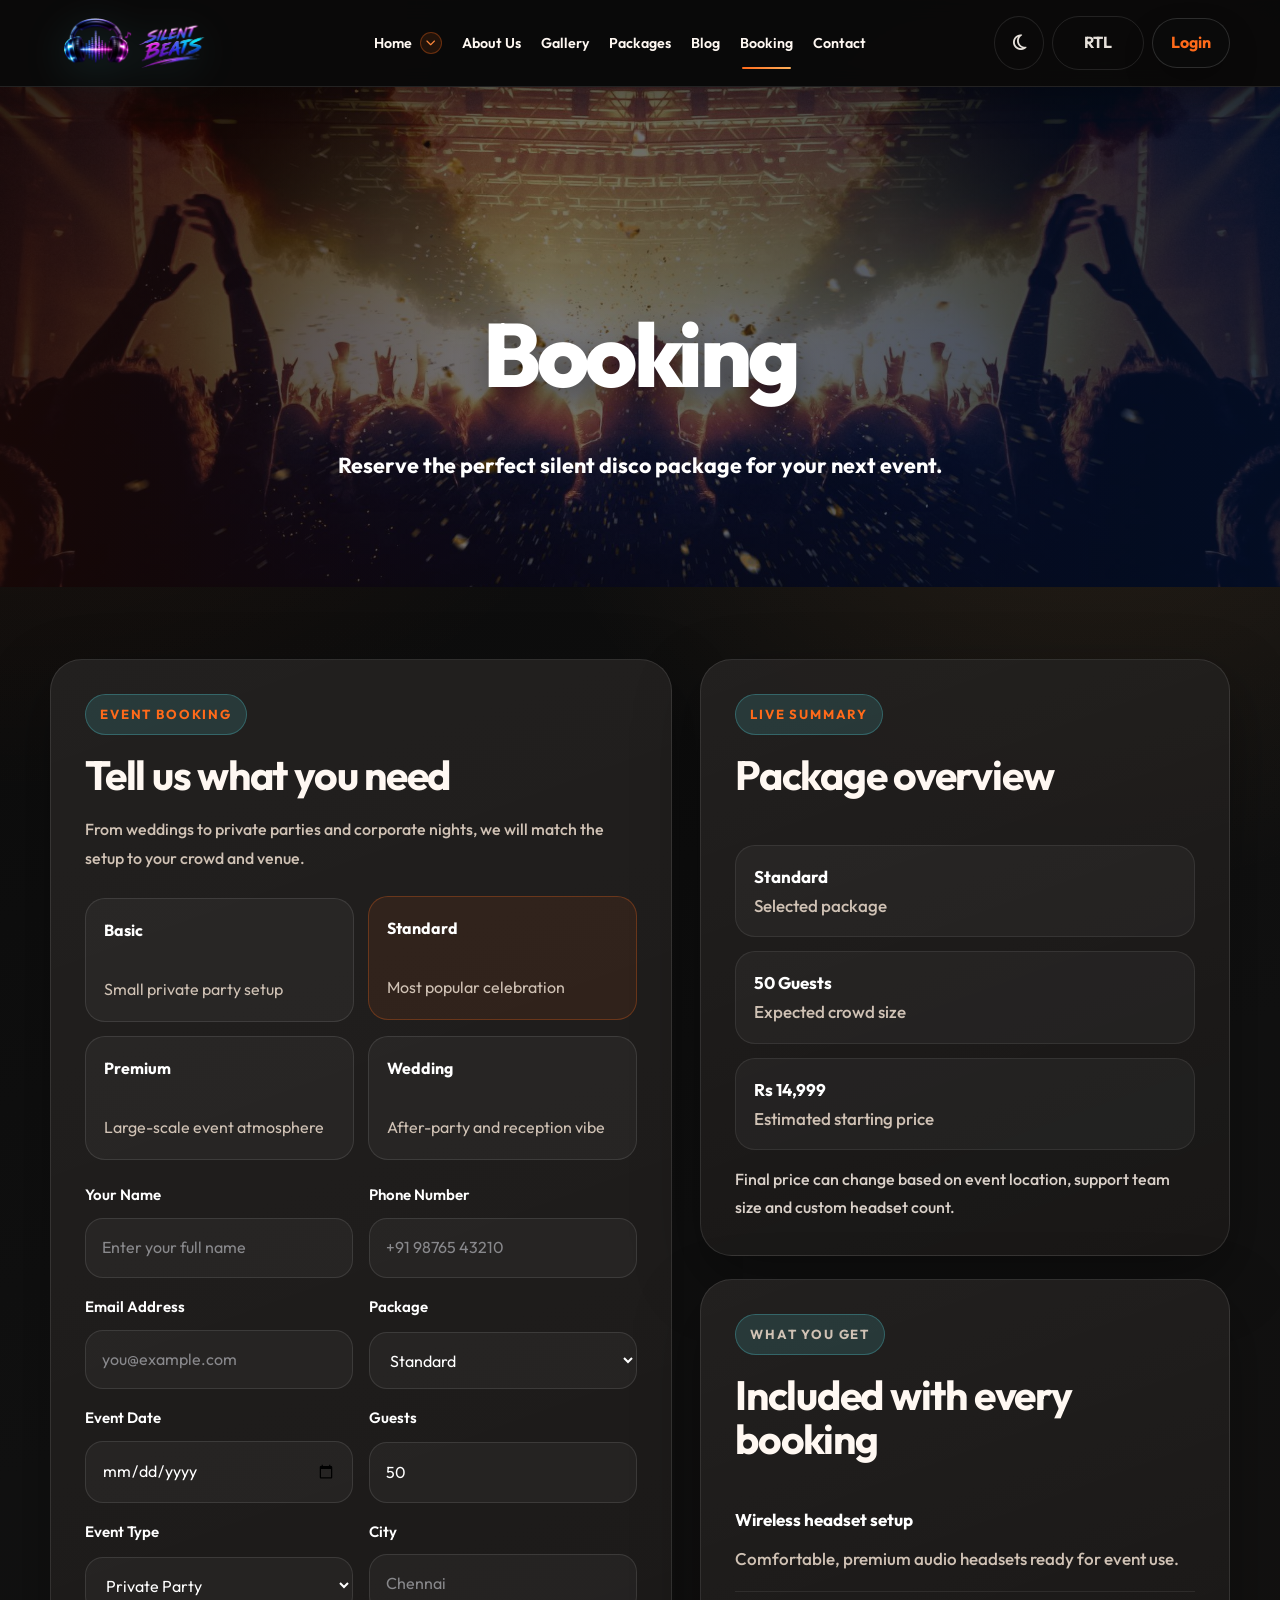
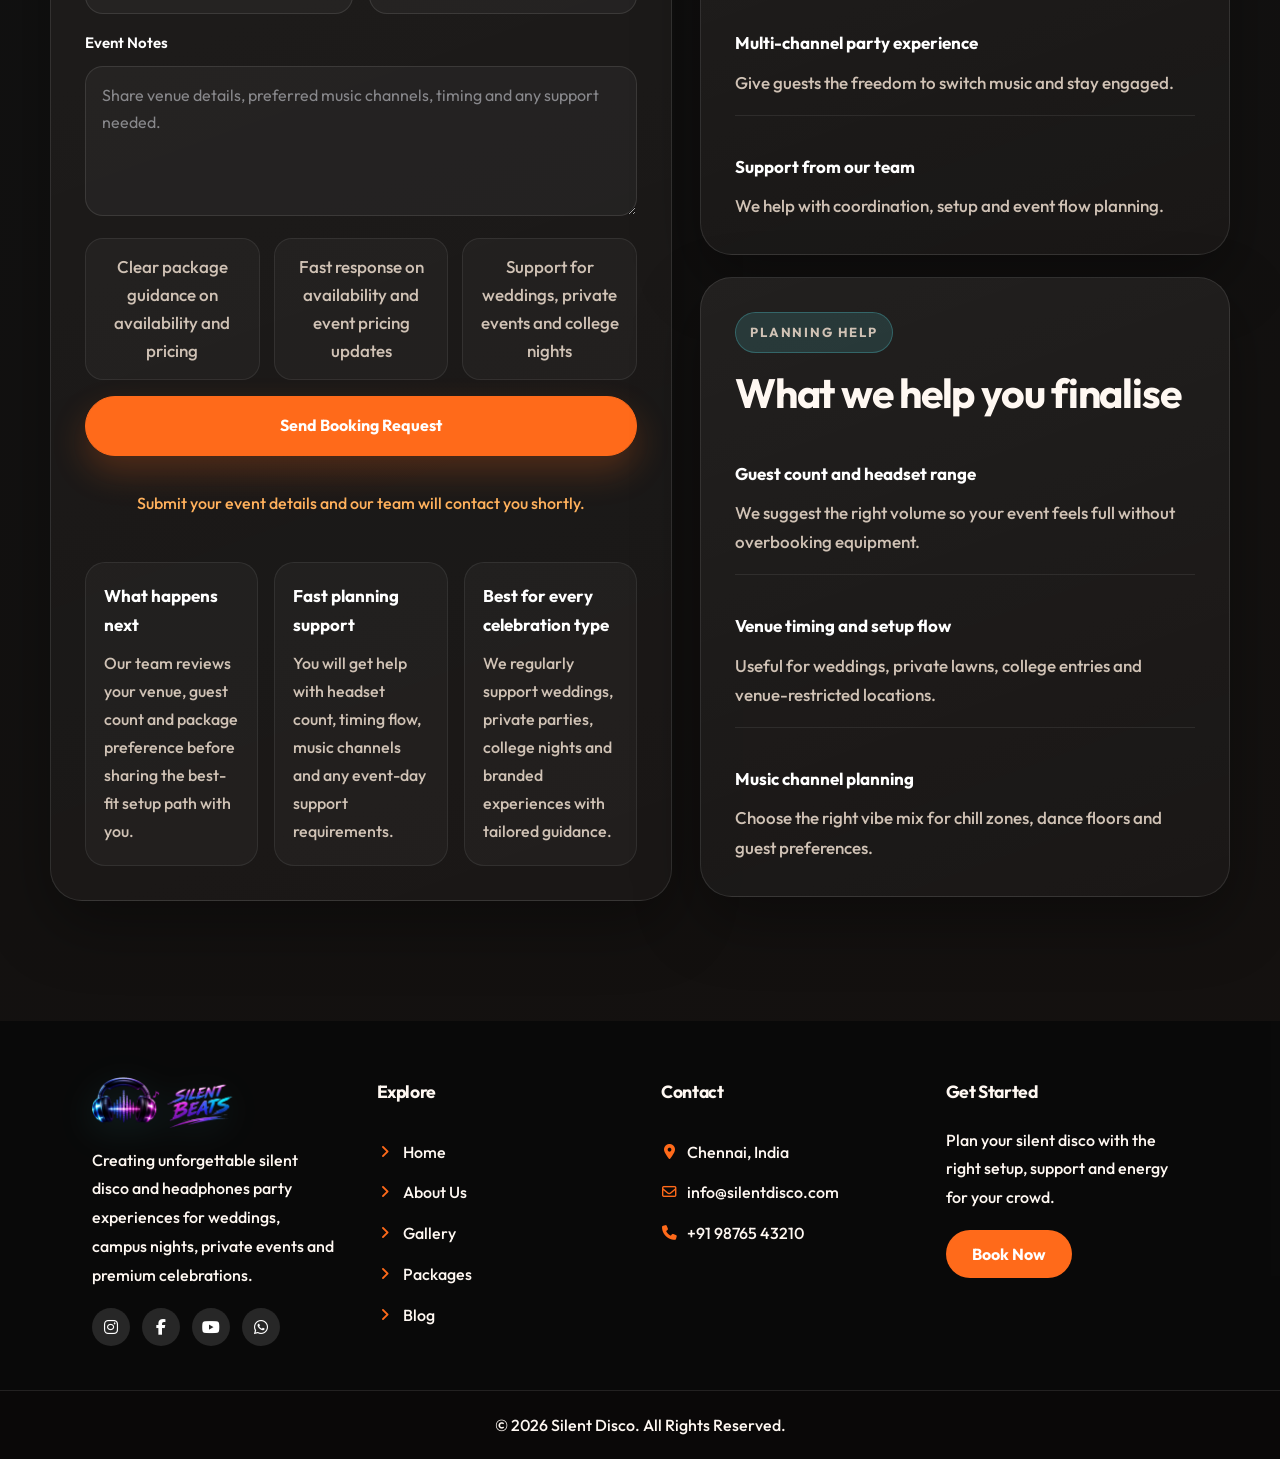
<file: booking.html>
﻿<!DOCTYPE html>
<html lang="en">
<head>
    <meta charset="UTF-8">
    <meta name="viewport" content="width=device-width, initial-scale=1.0">
    <title>Booking | Silent Disco</title>
    <link rel="icon" type="image/png" href="img/logo.png">
    <link rel="preconnect" href="https://fonts.googleapis.com">
    <link rel="preconnect" href="https://fonts.gstatic.com" crossorigin>
    <link href="https://fonts.googleapis.com/css2?family=Outfit:wght@300;400;500;600;700;800&display=swap" rel="stylesheet">
    <link rel="stylesheet" href="https://cdnjs.cloudflare.com/ajax/libs/font-awesome/6.5.2/css/all.min.css">
    <link rel="stylesheet" href="css/style.css">
</head>
<body class="booking-page-body">
    <header class="site-header">
        <div class="container header-wrap">
            <div class="logo-box">
                <a href="index.html" class="logo-link">
                    <img src="img/logo.png" alt="Silent Beats logo" class="site-logo">
                </a>
            </div>

            <nav class="main-nav">
                <div class="nav-item has-dropdown">
                    <a href="index.html" class="nav-link">Home</a>
                    <div class="dropdown-menu">
                        <a href="index.html">Home 1</a>
                        <a href="home 2.html">Home 2</a>
                    </div>
                </div>
                <a href="about.html">About Us</a>
                <a href="gallery.html">Gallery</a>
                <a href="packages.html">Packages</a>
                <a href="blog.html">Blog</a>
                <a href="booking.html">Booking</a>
                <a href="contact.html">Contact</a>
            </nav>
        </div>
    </header>

    <main>
        <section class="inner-page-hero simple-hero-section">
            <div class="container inner-page-shell simple-hero-shell">
                <h1>Booking</h1>
                <p>Reserve the perfect silent disco package for your next event.</p>
            </div>
        </section>

        <section class="booking-page">
            <div class="container booking-shell">
                <div class="booking-form-card">
                    <div class="section-heading left-align compact-heading">
                        <span class="eyebrow">EVENT BOOKING</span>
                        <h2>Tell us what you need</h2>
                        <p class="section-copy">From weddings to private parties and corporate nights, we will match the setup to your crowd and venue.</p>
                    </div>

                    <div class="booking-quick-picks">
                        <button type="button" class="booking-pick" data-booking-pick="Basic">
                            <strong>Basic</strong>
                            <span>Small private party setup</span>
                        </button>
                        <button type="button" class="booking-pick is-active" data-booking-pick="Standard">
                            <strong>Standard</strong>
                            <span>Most popular celebration</span>
                        </button>
                        <button type="button" class="booking-pick" data-booking-pick="Premium">
                            <strong>Premium</strong>
                            <span>Large-scale event atmosphere</span>
                        </button>
                        <button type="button" class="booking-pick" data-booking-pick="Wedding">
                            <strong>Wedding</strong>
                            <span>After-party and reception vibe</span>
                        </button>
                    </div>

                    <form class="site-form" data-booking-form>
                        <div class="input-grid">
                            <label class="input-field">
                                <span>Your Name</span>
                                <input id="bookingName" type="text" placeholder="Enter your full name" required>
                            </label>
                            <label class="input-field">
                                <span>Phone Number</span>
                                <input type="tel" placeholder="+91 98765 43210" required>
                            </label>
                        </div>

                        <div class="input-grid">
                            <label class="input-field">
                                <span>Email Address</span>
                                <input type="email" placeholder="you@example.com" required>
                            </label>
                            <label class="input-field">
                                <span>Package</span>
                                <select id="bookingPackage" required>
                                    <option>Basic</option>
                                    <option selected>Standard</option>
                                    <option>Premium</option>
                                    <option>Wedding</option>
                                    <option>Corporate</option>
                                </select>
                            </label>
                        </div>

                        <div class="input-grid">
                            <label class="input-field">
                                <span>Event Date</span>
                                <input id="bookingDate" type="date" required>
                            </label>
                            <label class="input-field">
                                <span>Guests</span>
                                <input id="bookingGuests" type="number" min="20" value="50" required>
                            </label>
                        </div>

                        <div class="input-grid">
                            <label class="input-field">
                                <span>Event Type</span>
                                <select required>
                                    <option>Private Party</option>
                                    <option>Wedding</option>
                                    <option>College Event</option>
                                    <option>Corporate Event</option>
                                    <option>Birthday Celebration</option>
                                </select>
                            </label>
                            <label class="input-field">
                                <span>City</span>
                                <input type="text" placeholder="Chennai" required>
                            </label>
                        </div>

                        <label class="input-field">
                            <span>Event Notes</span>
                            <textarea placeholder="Share venue details, preferred music channels, timing and any support needed."></textarea>
                        </label>

                        <div class="booking-submit-helper">
                            <span>Clear package guidance on availability and pricing</span>
                            <span>Fast response on availability and event pricing updates </span>
                            <span>Support for weddings, private events and college nights</span>
                        </div>

                        <button type="submit" class="btn">Send Booking Request</button>
                        <p class="booking-status" data-booking-status>Submit your event details and our team will contact you shortly.</p>
                        <div class="booking-afterglow">
                            <article>
                                <strong>What happens next</strong>
                                <p>Our team reviews your venue, guest count and package preference before sharing the best-fit setup path with you.</p>
                            </article>
                            <article>
                                <strong>Fast planning support</strong>
                                <p>You will get help with headset count, timing flow, music channels and any event-day support requirements.</p>
                            </article>
                            <article>
                                <strong>Best for every celebration type</strong>
                                <p>We regularly support weddings, private parties, college nights and branded experiences with tailored guidance.</p>
                            </article>
                        </div>
                    </form>
                </div>

                <aside class="booking-sidebar">
                    <div class="booking-summary-card">
                        <div class="section-heading left-align compact-heading">
                            <span class="eyebrow">LIVE SUMMARY</span>
                            <h2>Package overview</h2>
                        </div>

                        <div class="booking-summary-list">
                            <div class="booking-summary-row">
                                <strong data-booking-package>Standard</strong>
                                <span>Selected package</span>
                            </div>
                            <div class="booking-summary-row">
                                <strong data-booking-guests>50 Guests</strong>
                                <span>Expected crowd size</span>
                            </div>
                            <div class="booking-summary-row">
                                <strong data-booking-total>Rs 14,999</strong>
                                <span>Estimated starting price</span>
                            </div>
                        </div>

                        <p class="booking-note">Final price can change based on event location, support team size and custom headset count.</p>
                    </div>

                    <div class="booking-benefit-card">
                        <div class="section-heading left-align compact-heading">
                            <span class="eyebrow">WHAT YOU GET</span>
                            <h2>Included with every booking</h2>
                        </div>

                        <div class="booking-benefits">
                            <div>
                                <strong>Wireless headset setup</strong>
                                <span>Comfortable, premium audio headsets ready for event use.</span>
                            </div>
                            <div>
                                <strong>Multi-channel party experience</strong>
                                <span>Give guests the freedom to switch music and stay engaged.</span>
                            </div>
                            <div>
                                <strong>Support from our team</strong>
                                <span>We help with coordination, setup and event flow planning.</span>
                            </div>
                        </div>
                    </div>

                    <div class="booking-benefit-card booking-support-card">
                        <div class="section-heading left-align compact-heading">
                            <span class="eyebrow">PLANNING HELP</span>
                            <h2>What we help you finalise</h2>
                        </div>

                        <div class="booking-benefits">
                            <div>
                                <strong>Guest count and headset range</strong>
                                <span>We suggest the right volume so your event feels full without overbooking equipment.</span>
                            </div>
                            <div>
                                <strong>Venue timing and setup flow</strong>
                                <span>Useful for weddings, private lawns, college entries and venue-restricted locations.</span>
                            </div>
                            <div>
                                <strong>Music channel planning</strong>
                                <span>Choose the right vibe mix for chill zones, dance floors and guest preferences.</span>
                            </div>
                        </div>
                    </div>
                </aside>
            </div>
        </section>
    </main>

    <footer class="site-footer">
        <div class="container footer-grid">
            <div class="footer-brand">
                <a href="index.html" class="footer-logo-link">
                    <img src="img/logo.png" alt="Silent Beats logo" class="footer-logo">
                </a>
                <p>Creating unforgettable silent disco and headphones party experiences for weddings, campus nights, private events and premium celebrations.</p>
                <div class="footer-socials">
                    <a href="#" aria-label="Instagram"><i class="fa-brands fa-instagram"></i></a>
                    <a href="#" aria-label="Facebook"><i class="fa-brands fa-facebook-f"></i></a>
                    <a href="#" aria-label="YouTube"><i class="fa-brands fa-youtube"></i></a>
                    <a href="#" aria-label="WhatsApp"><i class="fa-brands fa-whatsapp"></i></a>
                </div>
            </div>

            <div class="footer-links">
                <h3>Explore</h3>
                <a href="index.html"><i class="fa-solid fa-angle-right"></i><span>Home</span></a>
                <a href="about.html"><i class="fa-solid fa-angle-right"></i><span>About Us</span></a>
                <a href="gallery.html"><i class="fa-solid fa-angle-right"></i><span>Gallery</span></a>
                <a href="packages.html"><i class="fa-solid fa-angle-right"></i><span>Packages</span></a>
                <a href="blog.html"><i class="fa-solid fa-angle-right"></i><span>Blog</span></a>
            </div>

            <div class="footer-contact">
                <h3>Contact</h3>
                <p><i class="fa-solid fa-location-dot"></i><span>Chennai, India</span></p>
                <p><i class="fa-regular fa-envelope"></i><span>info@silentdisco.com</span></p>
                <p><i class="fa-solid fa-phone"></i><span>+91 98765 43210</span></p>
            </div>

            <div class="footer-cta">
                <h3>Get Started</h3>
                <p>Plan your silent disco with the right setup, support and energy for your crowd.</p>
                <a href="booking.html" class="footer-cta-btn">Book Now</a>
            </div>
        </div>

        <div class="footer-bottom">
            <p>&copy; 2026 Silent Disco. All Rights Reserved.</p>
        </div>
    </footer>

    <script src="js/script.js"></script>
</body>
</html>
</file>
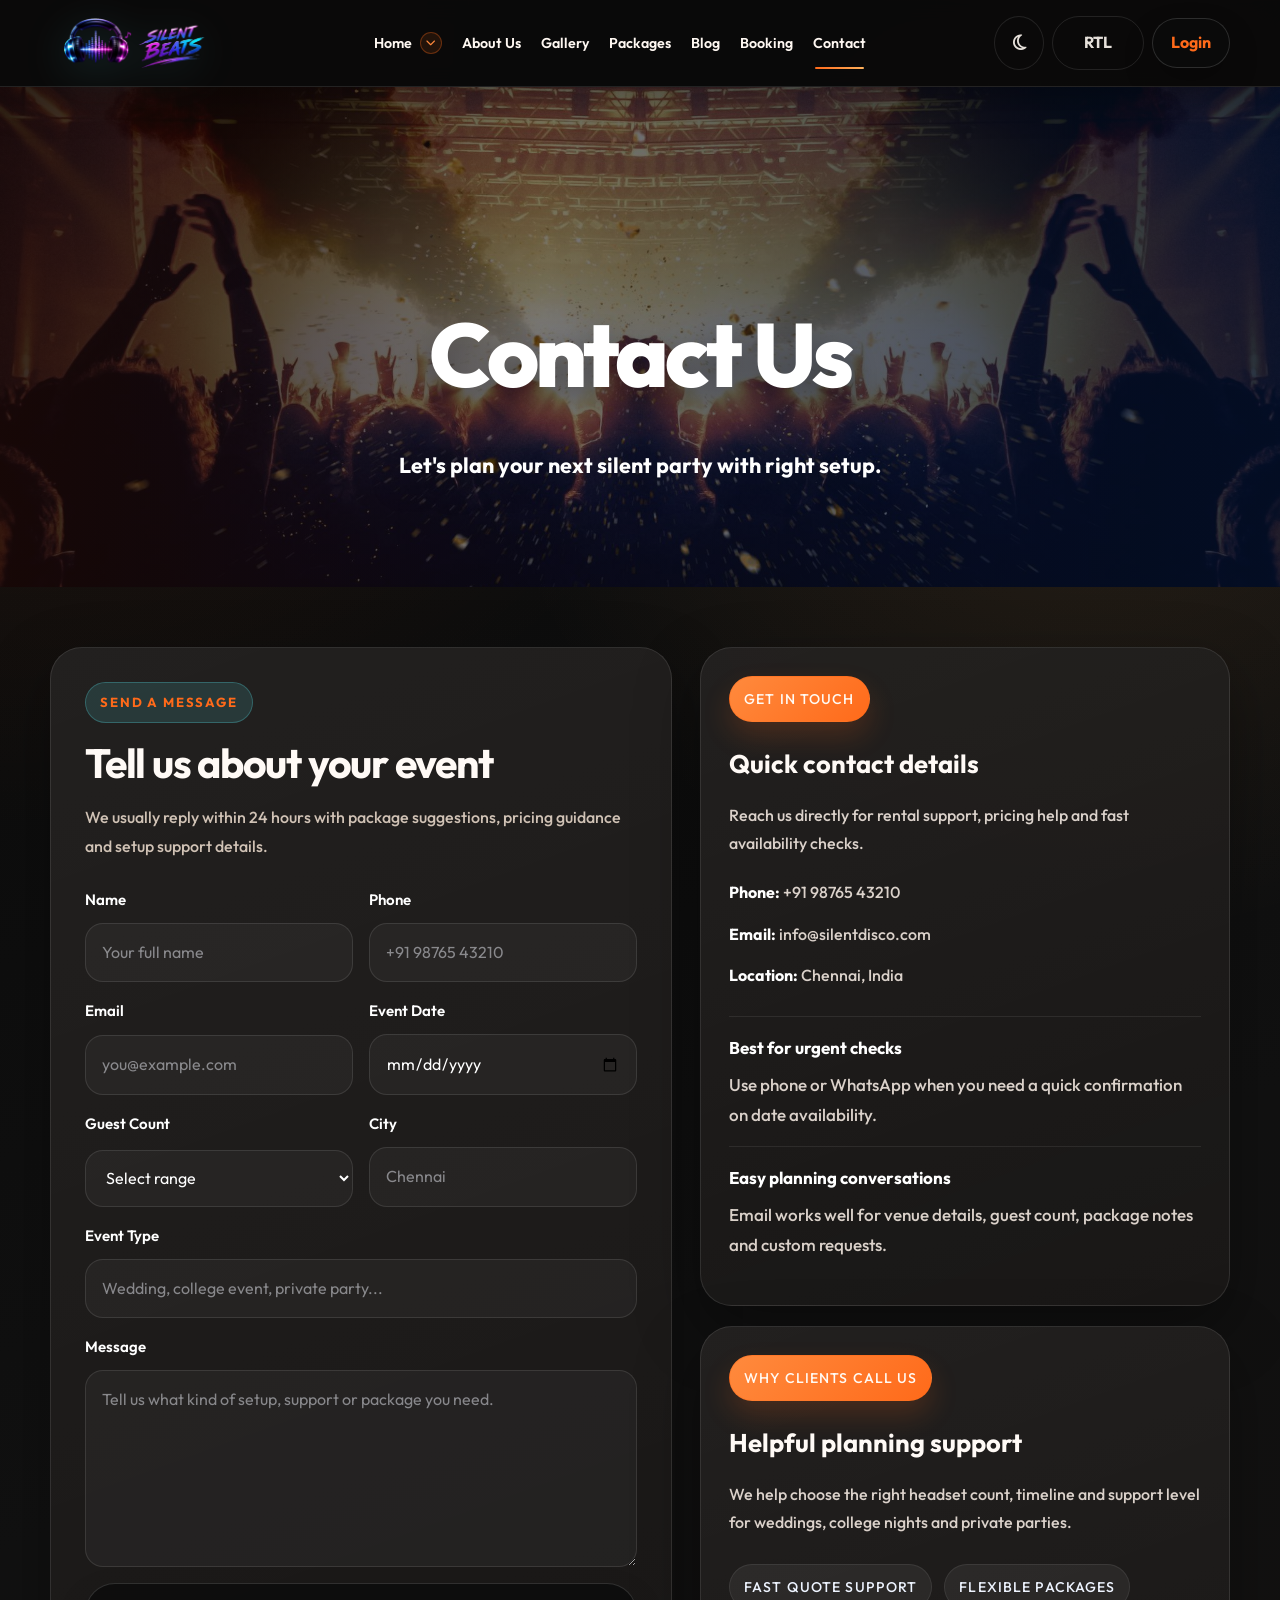
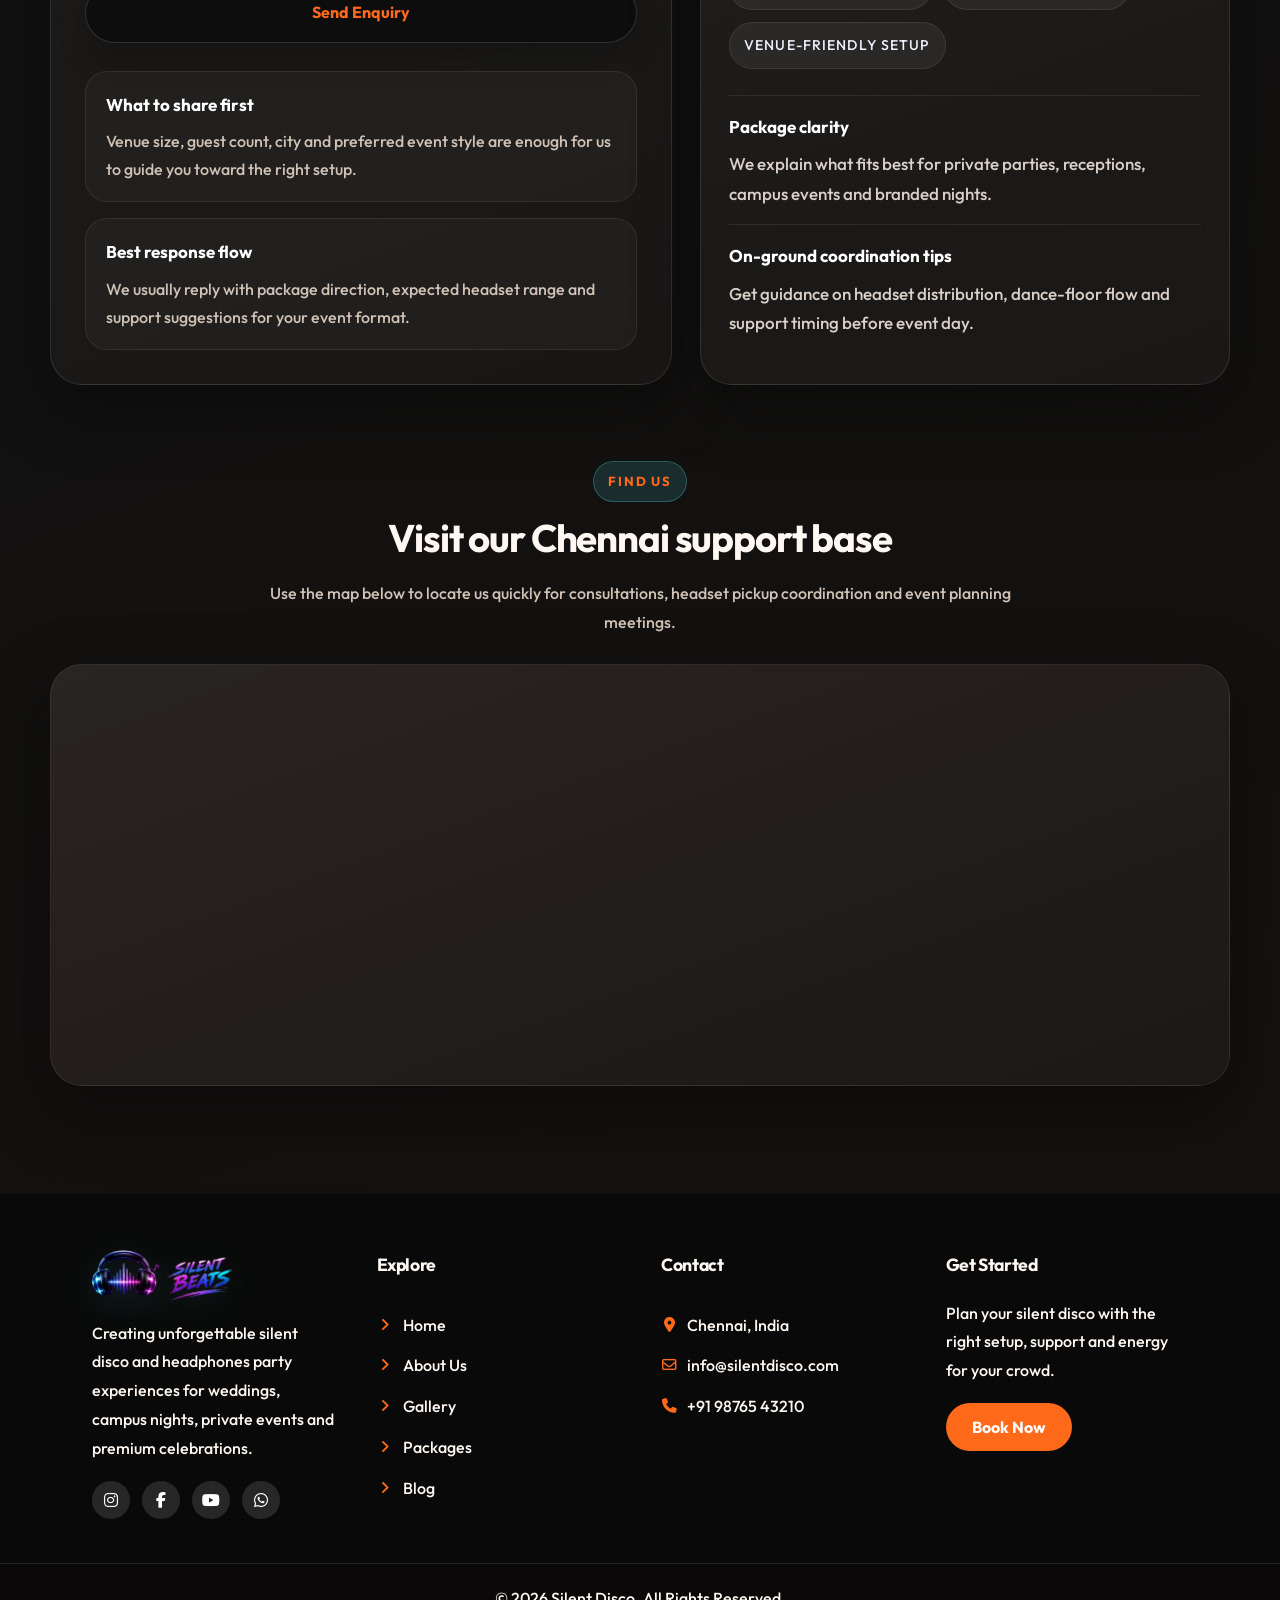
<file: contact.html>
﻿<!DOCTYPE html>
<html lang="en">
<head>
    <meta charset="UTF-8">
    <meta name="viewport" content="width=device-width, initial-scale=1.0">
    <title>Contact | Silent Disco</title>
    <link rel="icon" type="image/png" href="img/logo.png">
    <link rel="preconnect" href="https://fonts.googleapis.com">
    <link rel="preconnect" href="https://fonts.gstatic.com" crossorigin>
    <link href="https://fonts.googleapis.com/css2?family=Outfit:wght@300;400;500;600;700;800&display=swap" rel="stylesheet">
    <link rel="stylesheet" href="https://cdnjs.cloudflare.com/ajax/libs/font-awesome/6.5.2/css/all.min.css">
    <link rel="stylesheet" href="css/style.css">
</head>
<body class="contact-page-body">
    <header class="site-header">
        <div class="container header-wrap">
            <div class="logo-box">
                <a href="index.html" class="logo-link">
                    <img src="img/logo.png" alt="Silent Beats logo" class="site-logo">
                </a>
            </div>

            <nav class="main-nav">
                <div class="nav-item has-dropdown">
                    <a href="index.html" class="nav-link">Home</a>
                    <div class="dropdown-menu">
                        <a href="index.html">Home 1</a>
                        <a href="home 2.html">Home 2</a>
                    </div>
                </div>

                <a href="about.html">About Us</a>

                <a href="gallery.html">Gallery</a>
                <a href="packages.html">Packages</a>
                <a href="blog.html">Blog</a>
                <a href="booking.html">Booking</a>
                <a href="contact.html">Contact</a>
            </nav>
        </div>
    </header>

    <main>
        <section class="inner-page-hero simple-hero-section">
            <div class="container inner-page-shell simple-hero-shell">
                <h1>Contact Us</h1>
                <p>Let's plan your next silent party with  right setup.</p>
            </div>
        </section>

        <section class="section-block">
            <div class="container contact-page-grid">
                <div class="form-card">
                    <div class="section-heading left-align compact-heading">
                        <span class="eyebrow">SEND A MESSAGE</span>
                        <h2>Tell us about your event</h2>
                        <p class="section-copy">We usually reply within 24 hours with package suggestions, pricing guidance and setup support details.</p>
                    </div>

                    <form class="site-form">
                        <div class="input-grid">
                            <label class="input-field">
                                <span>Name</span>
                                <input type="text" placeholder="Your full name">
                            </label>

                            <label class="input-field">
                                <span>Phone</span>
                                <input type="tel" placeholder="+91 98765 43210">
                            </label>

                            <label class="input-field">
                                <span>Email</span>
                                <input type="email" placeholder="you@example.com">
                            </label>

                            <label class="input-field">
                                <span>Event Date</span>
                                <input type="date">
                            </label>

                            <label class="input-field">
                                <span>Guest Count</span>
                                <select>
                                    <option>Select range</option>
                                    <option>Up to 50 guests</option>
                                    <option>50 - 100 guests</option>
                                    <option>100 - 200 guests</option>
                                    <option>200+ guests</option>
                                </select>
                            </label>

                            <label class="input-field">
                                <span>City</span>
                                <input type="text" placeholder="Chennai">
                            </label>
                        </div>

                        <label class="input-field">
                            <span>Event Type</span>
                            <input type="text" placeholder="Wedding, college event, private party...">
                        </label>

                        <label class="input-field">
                            <span>Message</span>
                            <textarea rows="6" placeholder="Tell us what kind of setup, support or package you need."></textarea>
                        </label>

                        <button type="submit" class="btn">Send Enquiry</button>
                    </form>

                    <div class="contact-form-support">
                        <article>
                            <strong>What to share first</strong>
                            <p>Venue size, guest count, city and preferred event style are enough for us to guide you toward the right setup.</p>
                        </article>
                        <article>
                            <strong>Best response flow</strong>
                            <p>We usually reply with package direction, expected headset range and support suggestions for your event format.</p>
                        </article>
                    </div>
                </div>

                <div class="info-stack">
                    <article class="info-card">
                        <span class="card-icon">GET IN TOUCH</span>
                        <h3>Quick contact details</h3>
                        <p>Reach us directly for rental support, pricing help and fast availability checks.</p>
                        <div class="info-list">
                            <p><strong>Phone:</strong> +91 98765 43210</p>
                            <p><strong>Email:</strong> info@silentdisco.com</p>
                            <p><strong>Location:</strong> Chennai, India</p>
                        </div>
                        <div class="info-card-points">
                            <article>
                                <strong>Best for urgent checks</strong>
                                <span>Use phone or WhatsApp when you need a quick confirmation on date availability.</span>
                            </article>
                            <article>
                                <strong>Easy planning conversations</strong>
                                <span>Email works well for venue details, guest count, package notes and custom requests.</span>
                            </article>
                        </div>
                    </article>

                    <article class="info-card">
                        <span class="card-icon">WHY CLIENTS CALL US</span>
                        <h3>Helpful planning support</h3>
                        <p>We help choose the right headset count, timeline and support level for weddings, college nights and private parties.</p>
                        <div class="hero-highlights">
                            <span>Fast Quote Support</span>
                            <span>Flexible Packages</span>
                            <span>Venue-Friendly Setup</span>
                        </div>
                        <div class="info-card-points">
                            <article>
                                <strong>Package clarity</strong>
                                <span>We explain what fits best for private parties, receptions, campus events and branded nights.</span>
                            </article>
                            <article>
                                <strong>On-ground coordination tips</strong>
                                <span>Get guidance on headset distribution, dance-floor flow and support timing before event day.</span>
                            </article>
                        </div>
                    </article>
                </div>
            </div>
        </section>

        <section class="section-block contact-map-section">
            <div class="container">
                <div class="section-heading contact-map-heading">
                    <span class="eyebrow">FIND US</span>
                    <h2>Visit our Chennai support base</h2>
                    <p class="section-copy">Use the map below to locate us quickly for consultations, headset pickup coordination and event planning meetings.</p>
                </div>

                <div class="contact-map-frame">
                    <iframe
                        title="Silent Disco Chennai location map"
                        src="https://www.google.com/maps?q=Chennai%2C%20India&output=embed"
                        loading="lazy"
                        referrerpolicy="no-referrer-when-downgrade"></iframe>
                </div>
            </div>
        </section>
    </main>

    <footer class="site-footer">
        <div class="container footer-grid">
            <div class="footer-brand">
                <a href="index.html" class="footer-logo-link">
                    <img src="img/logo.png" alt="Silent Beats logo" class="footer-logo">
                </a>
                <p>Creating unforgettable silent disco and headphones party experiences for weddings, campus nights, private events and premium celebrations.</p>
                <div class="footer-socials">
                    <a href="#" aria-label="Instagram"><i class="fa-brands fa-instagram"></i></a>
                    <a href="#" aria-label="Facebook"><i class="fa-brands fa-facebook-f"></i></a>
                    <a href="#" aria-label="YouTube"><i class="fa-brands fa-youtube"></i></a>
                    <a href="#" aria-label="WhatsApp"><i class="fa-brands fa-whatsapp"></i></a>
                </div>
            </div>

            <div class="footer-links">
                <h3>Explore</h3>
                <a href="index.html"><i class="fa-solid fa-angle-right"></i><span>Home</span></a>
                <a href="about.html"><i class="fa-solid fa-angle-right"></i><span>About Us</span></a>
                <a href="gallery.html"><i class="fa-solid fa-angle-right"></i><span>Gallery</span></a>
                <a href="packages.html"><i class="fa-solid fa-angle-right"></i><span>Packages</span></a>
                <a href="blog.html"><i class="fa-solid fa-angle-right"></i><span>Blog</span></a>
            </div>

            <div class="footer-contact">
                <h3>Contact</h3>
                <p><i class="fa-solid fa-location-dot"></i><span>Chennai, India</span></p>
                <p><i class="fa-regular fa-envelope"></i><span>info@silentdisco.com</span></p>
                <p><i class="fa-solid fa-phone"></i><span>+91 98765 43210</span></p>
            </div>

            <div class="footer-cta">
                <h3>Get Started</h3>
                <p>Plan your silent disco with the right setup, support and energy for your crowd.</p>
                <a href="booking.html" class="footer-cta-btn">Book Now</a>
            </div>
        </div>

        <div class="footer-bottom">
            <p>&copy; 2026 Silent Disco. All Rights Reserved.</p>
        </div>
    </footer>

    <script src="js/script.js"></script>
</body>
</html>
</file>
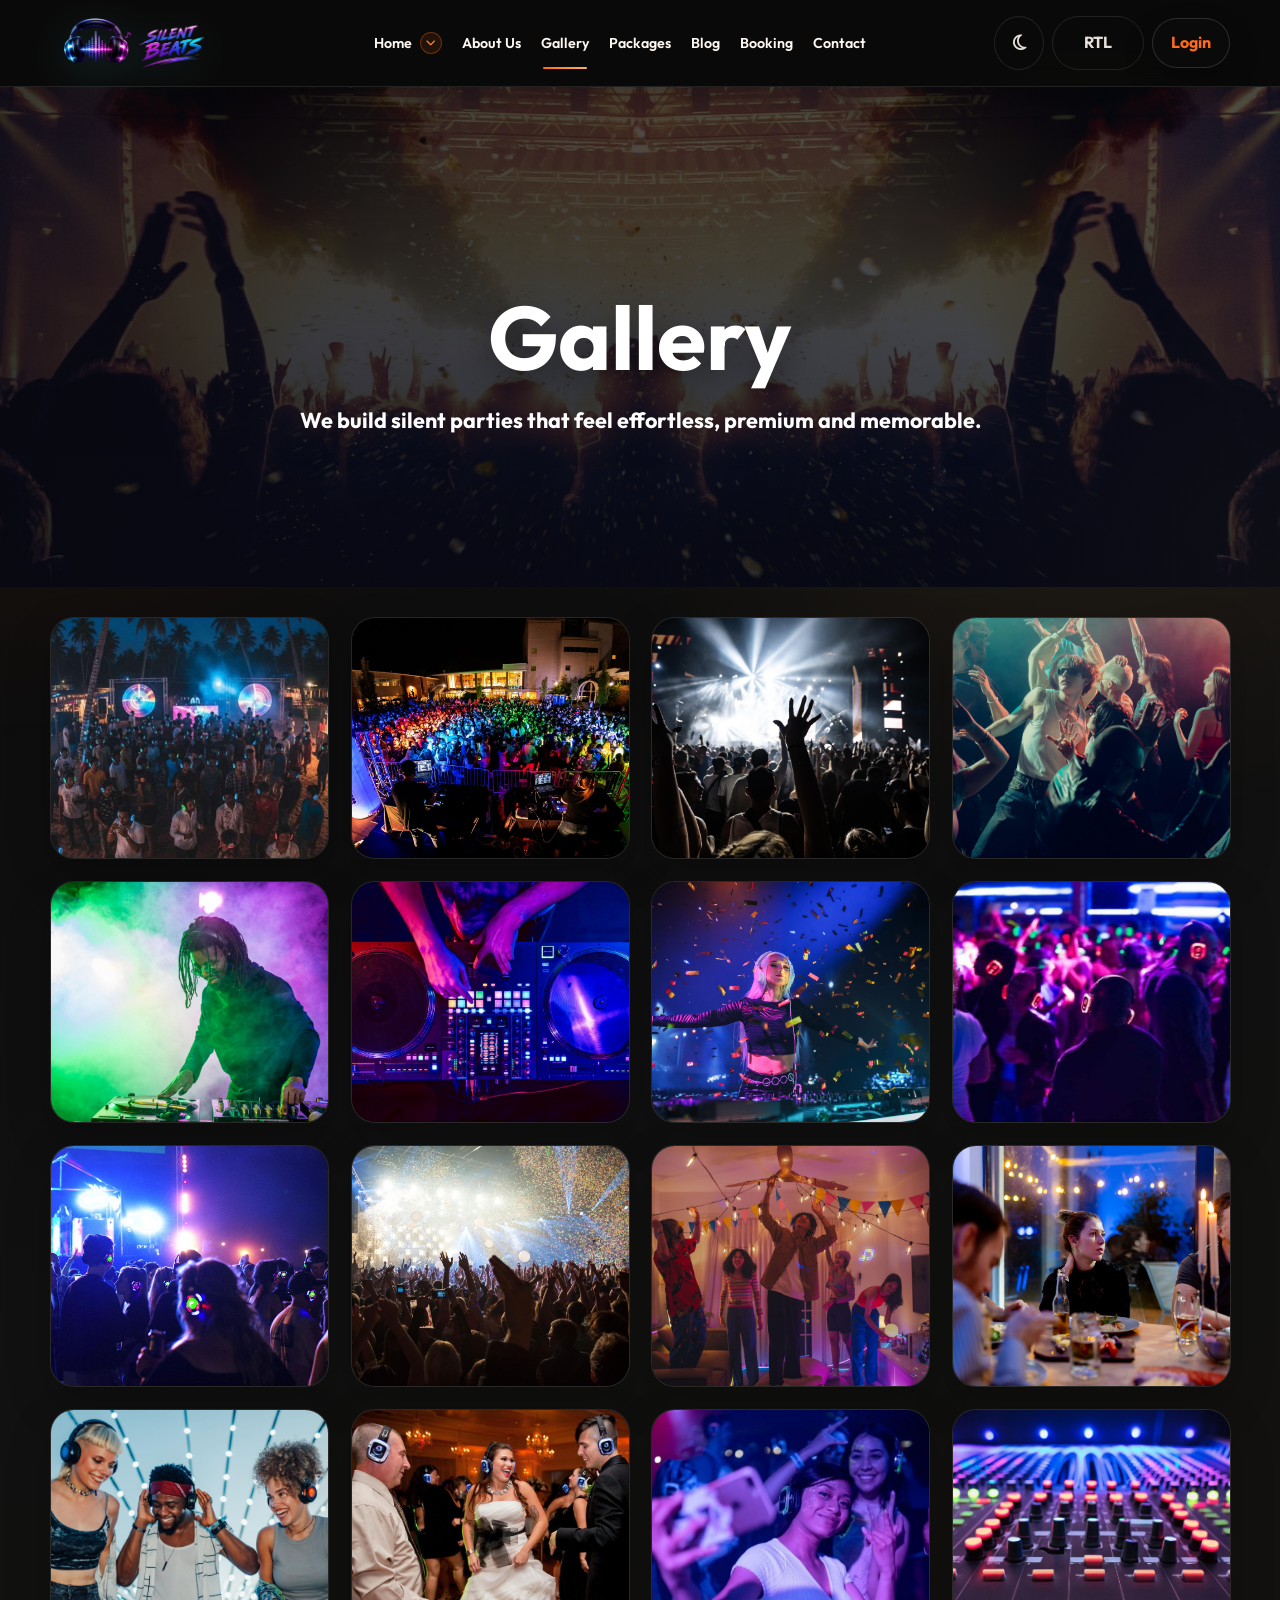
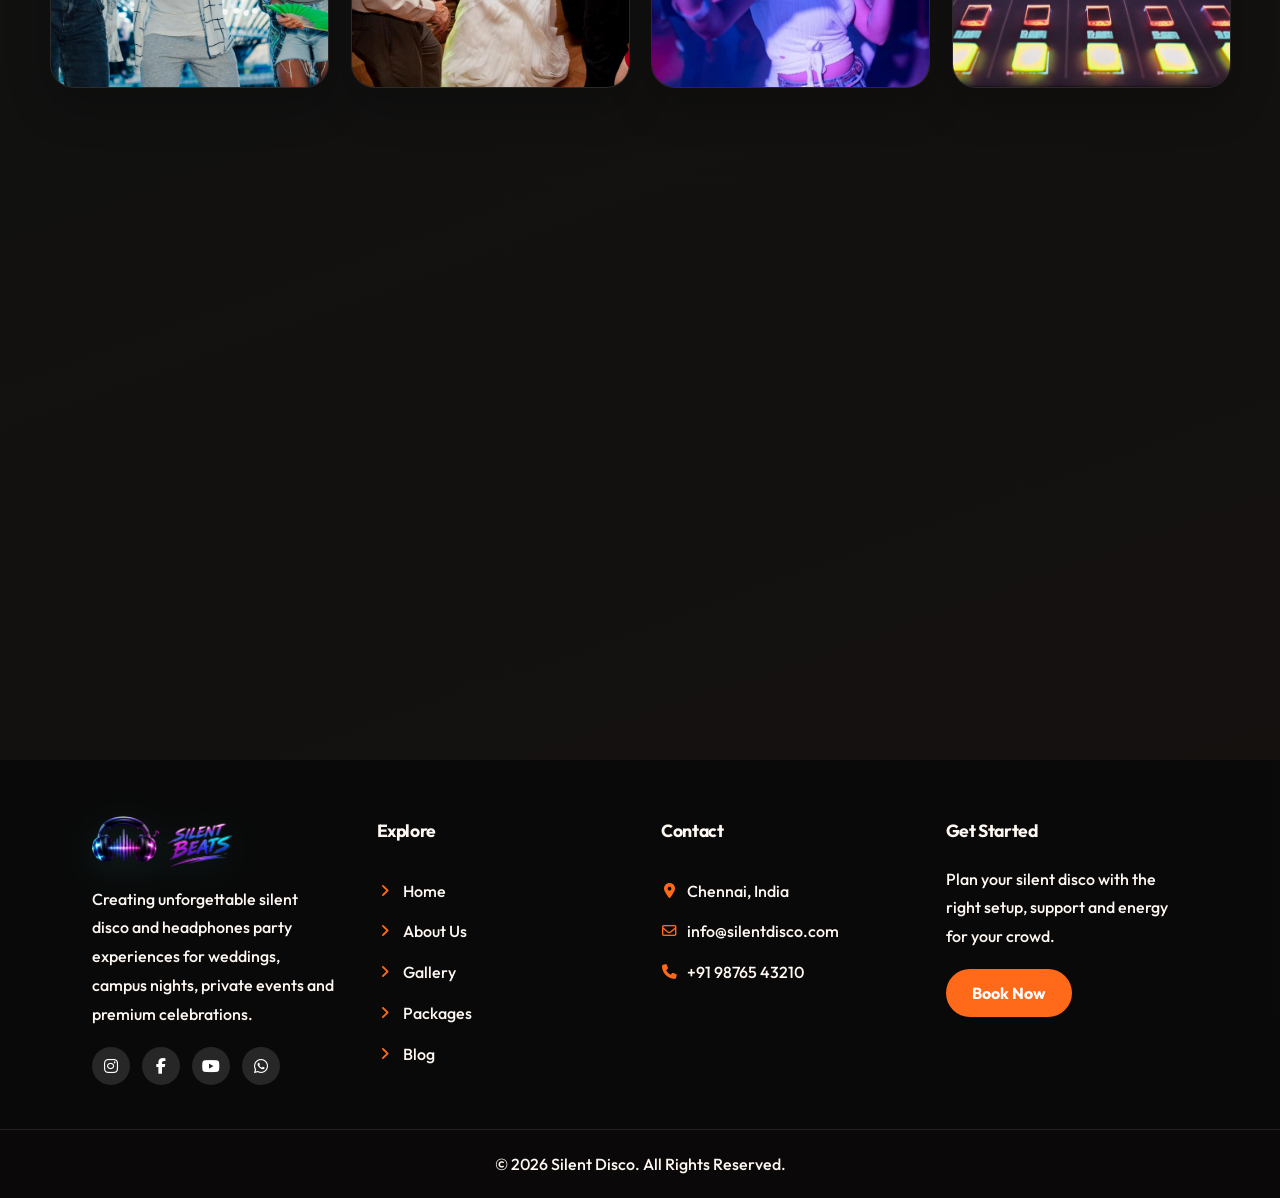
<file: gallery.html>
﻿<!DOCTYPE html>
<html lang="en">
<head>
    <meta charset="UTF-8">
    <meta name="viewport" content="width=device-width, initial-scale=1.0">
    <title>Gallery | Silent Disco</title>
    <link rel="icon" type="image/png" href="img/logo.png">
    <link rel="preconnect" href="https://fonts.googleapis.com">
    <link rel="preconnect" href="https://fonts.gstatic.com" crossorigin>
    <link href="https://fonts.googleapis.com/css2?family=Outfit:wght@300;400;500;600;700;800&display=swap" rel="stylesheet">
    <link rel="stylesheet" href="https://cdnjs.cloudflare.com/ajax/libs/font-awesome/6.5.2/css/all.min.css">
    <link rel="stylesheet" href="css/style.css">
</head>
<body>
    <header class="site-header">
        <div class="container header-wrap">
            <div class="logo-box">
                <a href="index.html" class="logo-link">
                    <img src="img/logo.png" alt="Silent Beats logo" class="site-logo">
                </a>
            </div>

            <nav class="main-nav">
                <div class="nav-item has-dropdown">
                    <a href="index.html" class="nav-link">Home</a>
                    <div class="dropdown-menu">
                        <a href="index.html">Home 1</a>
                        <a href="home 2.html">Home 2</a>
                    </div>
                </div>
                <a href="about.html">About Us</a>
                <a href="gallery.html">Gallery</a>
                <a href="packages.html">Packages</a>
                <a href="blog.html">Blog</a>
                <a href="booking.html">Booking</a>
                <a href="contact.html">Contact</a>
            </nav>
        </div>
    </header>

    <main class="gallery-page-main gallery-page-only-images">
        <section class="gallery-banner-hero">
            <div class="gallery-banner-media"></div>
            <div class="gallery-banner-overlay"></div>
            <div class="container gallery-banner-content">
                <h1>Gallery</h1>
                <p>We build silent parties that feel effortless, premium and memorable.</p>
            </div>
        </section>

        <section class="section-block gallery-only-section">
            <div class="container gallery-only-grid">
                    <figure class="gallery-only-card">
                        <img src="img/beach.jpg" alt="Beach Beat Escape">
                        <figcaption class="gallery-only-overlay">
                            <div class="gallery-only-meta">
                                <span class="gallery-only-tag">Outdoor Vibes</span>
                                <h3>Beach Beat Escape</h3>
                                <span class="gallery-only-likes"><i class="fa-regular fa-heart"></i> 248</span>
                            </div>
                            <span class="gallery-only-arrow" aria-hidden="true"><i class="fa-solid fa-arrow-up-right-from-square"></i></span>
                        </figcaption>
                    </figure>
                    <figure class="gallery-only-card">
                        <img src="img/college.jpg" alt="Campus Night Rush">
                        <figcaption class="gallery-only-overlay">
                            <div class="gallery-only-meta">
                                <span class="gallery-only-tag">College Crowd</span>
                                <h3>Campus Night Rush</h3>
                                <span class="gallery-only-likes"><i class="fa-regular fa-heart"></i> 312</span>
                            </div>
                            <span class="gallery-only-arrow" aria-hidden="true"><i class="fa-solid fa-arrow-up-right-from-square"></i></span>
                        </figcaption>
                    </figure>
                    <figure class="gallery-only-card">
                        <img src="img/college-event.jpg" alt="Festival Crowd Charge">
                        <figcaption class="gallery-only-overlay">
                            <div class="gallery-only-meta">
                                <span class="gallery-only-tag">College Event</span>
                                <h3>Festival Crowd Charge</h3>
                                <span class="gallery-only-likes"><i class="fa-regular fa-heart"></i> 426</span>
                            </div>
                            <span class="gallery-only-arrow" aria-hidden="true"><i class="fa-solid fa-arrow-up-right-from-square"></i></span>
                        </figcaption>
                    </figure>
                    <figure class="gallery-only-card">
                        <img src="img/dance-floor-moments.jpg" alt="Dance Floor Rush">
                        <figcaption class="gallery-only-overlay">
                            <div class="gallery-only-meta">
                                <span class="gallery-only-tag">Dance Vibes</span>
                                <h3>Dance Floor Rush</h3>
                                <span class="gallery-only-likes"><i class="fa-regular fa-heart"></i> 289</span>
                            </div>
                            <span class="gallery-only-arrow" aria-hidden="true"><i class="fa-solid fa-arrow-up-right-from-square"></i></span>
                        </figcaption>
                    </figure>
                    <figure class="gallery-only-card">
                        <img src="img/dj-booth.jpg" alt="Booth Light Session">
                        <figcaption class="gallery-only-overlay">
                            <div class="gallery-only-meta">
                                <span class="gallery-only-tag">DJ Setup</span>
                                <h3>Booth Light Session</h3>
                                <span class="gallery-only-likes"><i class="fa-regular fa-heart"></i> 198</span>
                            </div>
                            <span class="gallery-only-arrow" aria-hidden="true"><i class="fa-solid fa-arrow-up-right-from-square"></i></span>
                        </figcaption>
                    </figure>
                    <figure class="gallery-only-card">
                        <img src="img/dj-control-experience.jpg" alt="Control Deck Glow">
                        <figcaption class="gallery-only-overlay">
                            <div class="gallery-only-meta">
                                <span class="gallery-only-tag">Mix Console</span>
                                <h3>Control Deck Glow</h3>
                                <span class="gallery-only-likes"><i class="fa-regular fa-heart"></i> 174</span>
                            </div>
                            <span class="gallery-only-arrow" aria-hidden="true"><i class="fa-solid fa-arrow-up-right-from-square"></i></span>
                        </figcaption>
                    </figure>
                    <figure class="gallery-only-card">
                        <img src="img/dj-performance-night.jpg" alt="Night Performance Pulse">
                        <figcaption class="gallery-only-overlay">
                            <div class="gallery-only-meta">
                                <span class="gallery-only-tag">Live DJ</span>
                                <h3>Night Performance Pulse</h3>
                                <span class="gallery-only-likes"><i class="fa-regular fa-heart"></i> 337</span>
                            </div>
                            <span class="gallery-only-arrow" aria-hidden="true"><i class="fa-solid fa-arrow-up-right-from-square"></i></span>
                        </figcaption>
                    </figure>
                    <figure class="gallery-only-card">
                        <img src="img/led-headset.jpg" alt="LED Headset Mood">
                        <figcaption class="gallery-only-overlay">
                            <div class="gallery-only-meta">
                                <span class="gallery-only-tag">Headset Glow</span>
                                <h3>LED Headset Mood</h3>
                                <span class="gallery-only-likes"><i class="fa-regular fa-heart"></i> 265</span>
                            </div>
                            <span class="gallery-only-arrow" aria-hidden="true"><i class="fa-solid fa-arrow-up-right-from-square"></i></span>
                        </figcaption>
                    </figure>
                    <figure class="gallery-only-card">
                        <img src="img/night club.jpg" alt="Night Club Energy">
                        <figcaption class="gallery-only-overlay">
                            <div class="gallery-only-meta">
                                <span class="gallery-only-tag">Club Scene</span>
                                <h3>Night Club Energy</h3>
                                <span class="gallery-only-likes"><i class="fa-regular fa-heart"></i> 351</span>
                            </div>
                            <span class="gallery-only-arrow" aria-hidden="true"><i class="fa-solid fa-arrow-up-right-from-square"></i></span>
                        </figcaption>
                    </figure>
                    <figure class="gallery-only-card">
                        <img src="img/party-crowd-energy.jpg" alt="Crowd Energy Blast">
                        <figcaption class="gallery-only-overlay">
                            <div class="gallery-only-meta">
                                <span class="gallery-only-tag">Party Crowd</span>
                                <h3>Crowd Energy Blast</h3>
                                <span class="gallery-only-likes"><i class="fa-regular fa-heart"></i> 468</span>
                            </div>
                            <span class="gallery-only-arrow" aria-hidden="true"><i class="fa-solid fa-arrow-up-right-from-square"></i></span>
                        </figcaption>
                    </figure>
                    <figure class="gallery-only-card">
                        <img src="img/private-party.jpg" alt="Private Party Glow">
                        <figcaption class="gallery-only-overlay">
                            <div class="gallery-only-meta">
                                <span class="gallery-only-tag">Private Event</span>
                                <h3>Private Party Glow</h3>
                                <span class="gallery-only-likes"><i class="fa-regular fa-heart"></i> 221</span>
                            </div>
                            <span class="gallery-only-arrow" aria-hidden="true"><i class="fa-solid fa-arrow-up-right-from-square"></i></span>
                        </figcaption>
                    </figure>
                    <figure class="gallery-only-card">
                        <img src="img/restaurant-night.jpg" alt="Dinner Night Social">
                        <figcaption class="gallery-only-overlay">
                            <div class="gallery-only-meta">
                                <span class="gallery-only-tag">Night Lounge</span>
                                <h3>Dinner Night Social</h3>
                                <span class="gallery-only-likes"><i class="fa-regular fa-heart"></i> 156</span>
                            </div>
                            <span class="gallery-only-arrow" aria-hidden="true"><i class="fa-solid fa-arrow-up-right-from-square"></i></span>
                        </figcaption>
                    </figure>
                    <figure class="gallery-only-card">
                        <img src="img/rooftop.jpg" alt="Rooftop Soundwave">
                        <figcaption class="gallery-only-overlay">
                            <div class="gallery-only-meta">
                                <span class="gallery-only-tag">Rooftop Party</span>
                                <h3>Rooftop Soundwave</h3>
                                <span class="gallery-only-likes"><i class="fa-regular fa-heart"></i> 204</span>
                            </div>
                            <span class="gallery-only-arrow" aria-hidden="true"><i class="fa-solid fa-arrow-up-right-from-square"></i></span>
                        </figcaption>
                    </figure>
                    <figure class="gallery-only-card">
                        <img src="img/sangeet.jpg" alt="Sangeet Celebration">
                        <figcaption class="gallery-only-overlay">
                            <div class="gallery-only-meta">
                                <span class="gallery-only-tag">Wedding Night</span>
                                <h3>Sangeet Celebration</h3>
                                <span class="gallery-only-likes"><i class="fa-regular fa-heart"></i> 386</span>
                            </div>
                            <span class="gallery-only-arrow" aria-hidden="true"><i class="fa-solid fa-arrow-up-right-from-square"></i></span>
                        </figcaption>
                    </figure>
                    <figure class="gallery-only-card">
                        <img src="img/selfie.jpg" alt="Selfie Squad Moment">
                        <figcaption class="gallery-only-overlay">
                            <div class="gallery-only-meta">
                                <span class="gallery-only-tag">Social Mood</span>
                                <h3>Selfie Squad Moment</h3>
                                <span class="gallery-only-likes"><i class="fa-regular fa-heart"></i> 243</span>
                            </div>
                            <span class="gallery-only-arrow" aria-hidden="true"><i class="fa-solid fa-arrow-up-right-from-square"></i></span>
                        </figcaption>
                    </figure>
                    <figure class="gallery-only-card">
                        <img src="img/special-project-dj-mix.jpg" alt="DJ Mix Story">
                        <figcaption class="gallery-only-overlay">
                            <div class="gallery-only-meta">
                                <span class="gallery-only-tag">Special Set</span>
                                <h3>DJ Mix Story</h3>
                                <span class="gallery-only-likes"><i class="fa-regular fa-heart"></i> 196</span>
                            </div>
                            <span class="gallery-only-arrow" aria-hidden="true"><i class="fa-solid fa-arrow-up-right-from-square"></i></span>
                        </figcaption>
                    </figure>
                    <figure class="gallery-only-card">
                        <img src="img/special-project-live-percussion.jpg" alt="Percussion Live Drop">
                        <figcaption class="gallery-only-overlay">
                            <div class="gallery-only-meta">
                                <span class="gallery-only-tag">Live Rhythm</span>
                                <h3>Percussion Live Drop</h3>
                                <span class="gallery-only-likes"><i class="fa-regular fa-heart"></i> 218</span>
                            </div>
                            <span class="gallery-only-arrow" aria-hidden="true"><i class="fa-solid fa-arrow-up-right-from-square"></i></span>
                        </figcaption>
                    </figure>
                    <figure class="gallery-only-card">
                        <img src="img/special-project-neon-crowd.jpg" alt="Neon Crowd Vibes">
                        <figcaption class="gallery-only-overlay">
                            <div class="gallery-only-meta">
                                <span class="gallery-only-tag">Neon Night</span>
                                <h3>Neon Crowd Vibes</h3>
                                <span class="gallery-only-likes"><i class="fa-regular fa-heart"></i> 401</span>
                            </div>
                            <span class="gallery-only-arrow" aria-hidden="true"><i class="fa-solid fa-arrow-up-right-from-square"></i></span>
                        </figcaption>
                    </figure>
                    <figure class="gallery-only-card">
                        <img src="img/special-project-stage-crowd.jpg" alt="Stage Front Hype">
                        <figcaption class="gallery-only-overlay">
                            <div class="gallery-only-meta">
                                <span class="gallery-only-tag">Stage Crowd</span>
                                <h3>Stage Front Hype</h3>
                                <span class="gallery-only-likes"><i class="fa-regular fa-heart"></i> 452</span>
                            </div>
                            <span class="gallery-only-arrow" aria-hidden="true"><i class="fa-solid fa-arrow-up-right-from-square"></i></span>
                        </figcaption>
                    </figure>
                    <figure class="gallery-only-card">
                        <img src="img/themed.jpg" alt="Themed Party Scene">
                        <figcaption class="gallery-only-overlay">
                            <div class="gallery-only-meta">
                                <span class="gallery-only-tag">Theme Night</span>
                                <h3>Themed Party Scene</h3>
                                <span class="gallery-only-likes"><i class="fa-regular fa-heart"></i> 187</span>
                            </div>
                            <span class="gallery-only-arrow" aria-hidden="true"><i class="fa-solid fa-arrow-up-right-from-square"></i></span>
                        </figcaption>
                    </figure>
                    <figure class="gallery-only-card">
                        <img src="img/vip-party-lounge.jpg" alt="VIP Lounge Mood">
                        <figcaption class="gallery-only-overlay">
                            <div class="gallery-only-meta">
                                <span class="gallery-only-tag">VIP Event</span>
                                <h3>VIP Lounge Mood</h3>
                                <span class="gallery-only-likes"><i class="fa-regular fa-heart"></i> 272</span>
                            </div>
                            <span class="gallery-only-arrow" aria-hidden="true"><i class="fa-solid fa-arrow-up-right-from-square"></i></span>
                        </figcaption>
                    </figure>
                    <figure class="gallery-only-card">
                        <img src="img/wedding-dance.jpg" alt="Wedding Dance Story">
                        <figcaption class="gallery-only-overlay">
                            <div class="gallery-only-meta">
                                <span class="gallery-only-tag">Wedding Joy</span>
                                <h3>Wedding Dance Story</h3>
                                <span class="gallery-only-likes"><i class="fa-regular fa-heart"></i> 394</span>
                            </div>
                            <span class="gallery-only-arrow" aria-hidden="true"><i class="fa-solid fa-arrow-up-right-from-square"></i></span>
                        </figcaption>
                    </figure>
                    <figure class="gallery-only-card">
                        <img src="img/wireless-headset.jpg" alt="Wireless Sound Zone">
                        <figcaption class="gallery-only-overlay">
                            <div class="gallery-only-meta">
                                <span class="gallery-only-tag">Headset Style</span>
                                <h3>Wireless Sound Zone</h3>
                                <span class="gallery-only-likes"><i class="fa-regular fa-heart"></i> 229</span>
                            </div>
                            <span class="gallery-only-arrow" aria-hidden="true"><i class="fa-solid fa-arrow-up-right-from-square"></i></span>
                        </figcaption>
                    </figure>
                    <figure class="gallery-only-card">
                        <img src="img/home 2- hero 2.jpg" alt="Midnight Crowd Glow">
                        <figcaption class="gallery-only-overlay">
                            <div class="gallery-only-meta">
                                <span class="gallery-only-tag">Party Lights</span>
                                <h3>Midnight Crowd Glow</h3>
                                <span class="gallery-only-likes"><i class="fa-regular fa-heart"></i> 318</span>
                            </div>
                            <span class="gallery-only-arrow" aria-hidden="true"><i class="fa-solid fa-arrow-up-right-from-square"></i></span>
                        </figcaption>
                    </figure>
            </div>
        </section>
    </main>

    <footer class="site-footer">
        <div class="container footer-grid">
            <div class="footer-brand">
                <a href="index.html" class="footer-logo-link">
                    <img src="img/logo.png" alt="Silent Beats logo" class="footer-logo">
                </a>
                <p>Creating unforgettable silent disco and headphones party experiences for weddings, campus nights, private events and premium celebrations.</p>
                <div class="footer-socials">
                    <a href="#" aria-label="Instagram"><i class="fa-brands fa-instagram"></i></a>
                    <a href="#" aria-label="Facebook"><i class="fa-brands fa-facebook-f"></i></a>
                    <a href="#" aria-label="YouTube"><i class="fa-brands fa-youtube"></i></a>
                    <a href="#" aria-label="WhatsApp"><i class="fa-brands fa-whatsapp"></i></a>
                </div>
            </div>
            <div class="footer-links">
                <h3>Explore</h3>
                <a href="index.html"><i class="fa-solid fa-angle-right"></i><span>Home</span></a>
                <a href="about.html"><i class="fa-solid fa-angle-right"></i><span>About Us</span></a>
                <a href="gallery.html"><i class="fa-solid fa-angle-right"></i><span>Gallery</span></a>
                <a href="packages.html"><i class="fa-solid fa-angle-right"></i><span>Packages</span></a>
                <a href="blog.html"><i class="fa-solid fa-angle-right"></i><span>Blog</span></a>
            </div>
            <div class="footer-contact">
                <h3>Contact</h3>
                <p><i class="fa-solid fa-location-dot"></i><span>Chennai, India</span></p>
                <p><i class="fa-regular fa-envelope"></i><span>info@silentdisco.com</span></p>
                <p><i class="fa-solid fa-phone"></i><span>+91 98765 43210</span></p>
            </div>
            <div class="footer-cta">
                <h3>Get Started</h3>
                <p>Plan your silent disco with the right setup, support and energy for your crowd.</p>
                <a href="booking.html" class="footer-cta-btn">Book Now</a>
            </div>
        </div>
       <div class="footer-bottom">
            <p>&copy; 2026 Silent Disco. All Rights Reserved.</p>
        </div>
    </footer>

    <script src="js/script.js"></script>
</body>
</html>
</file>
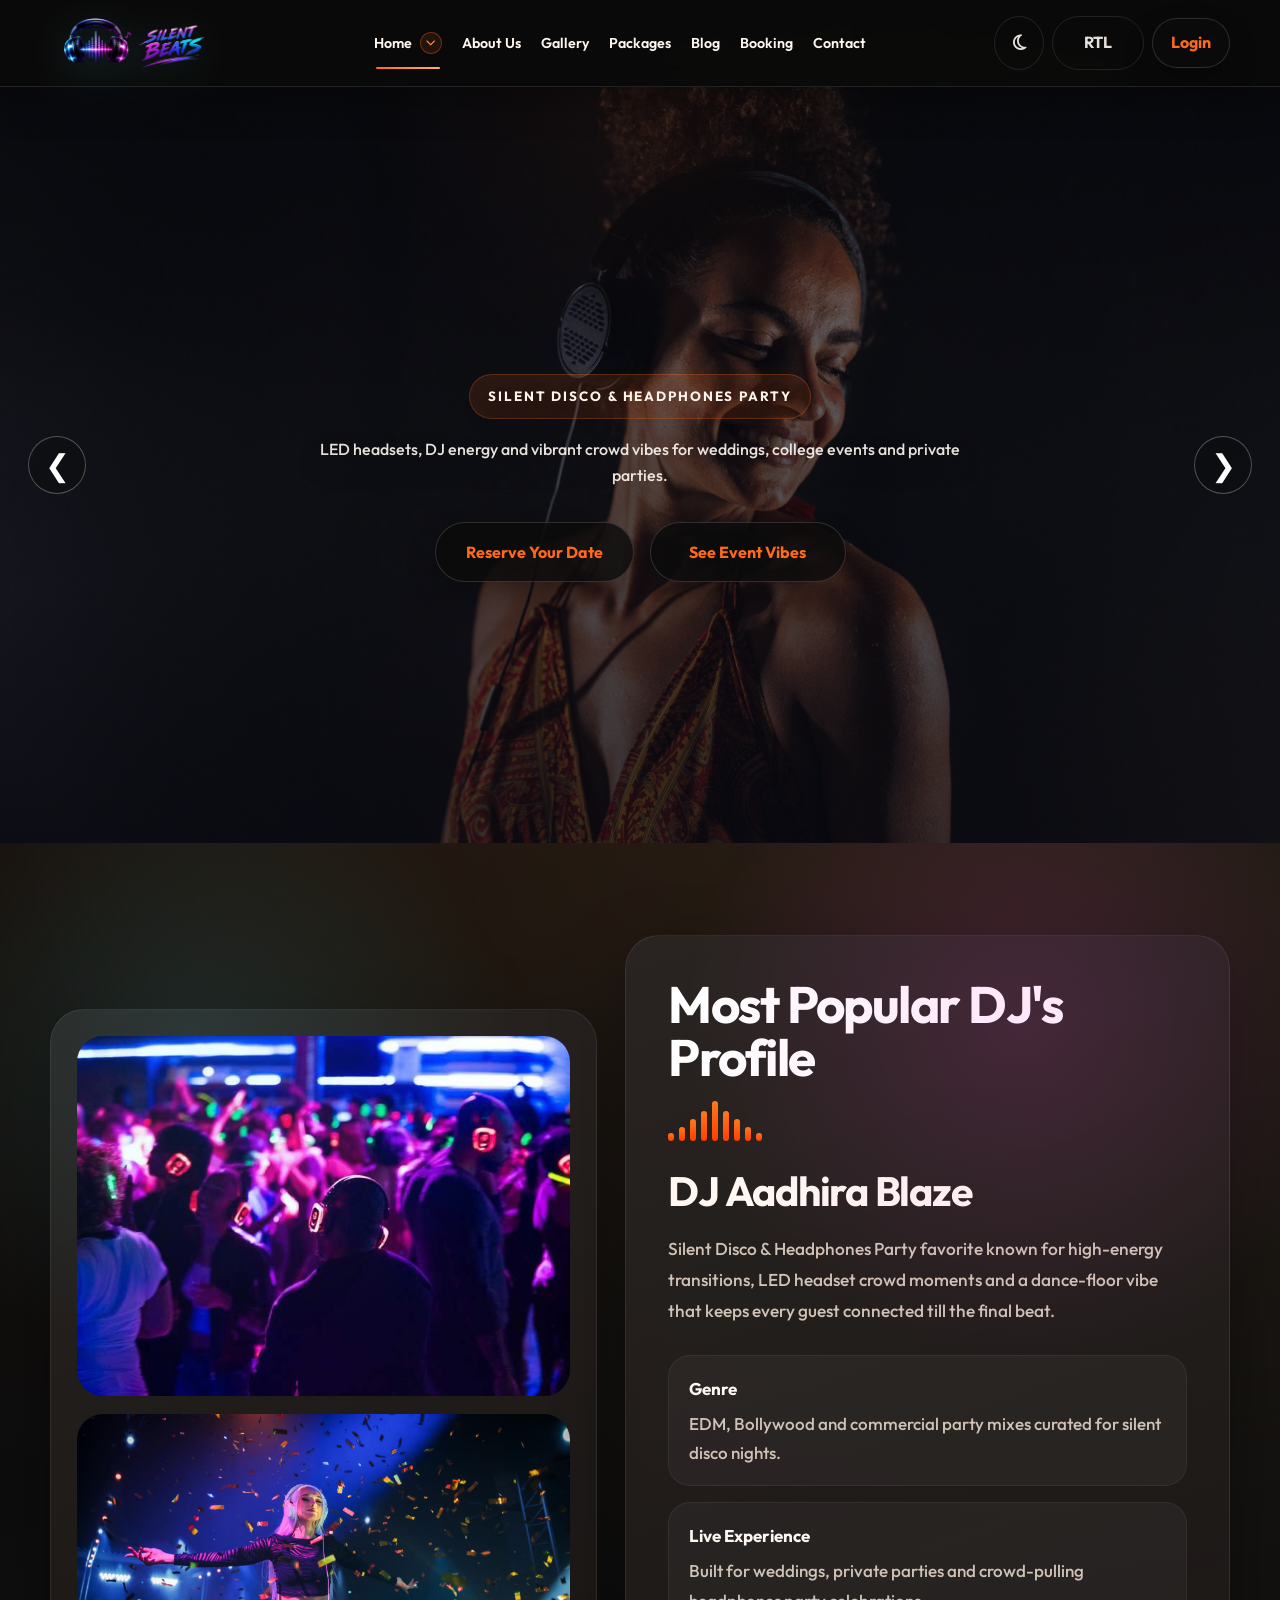
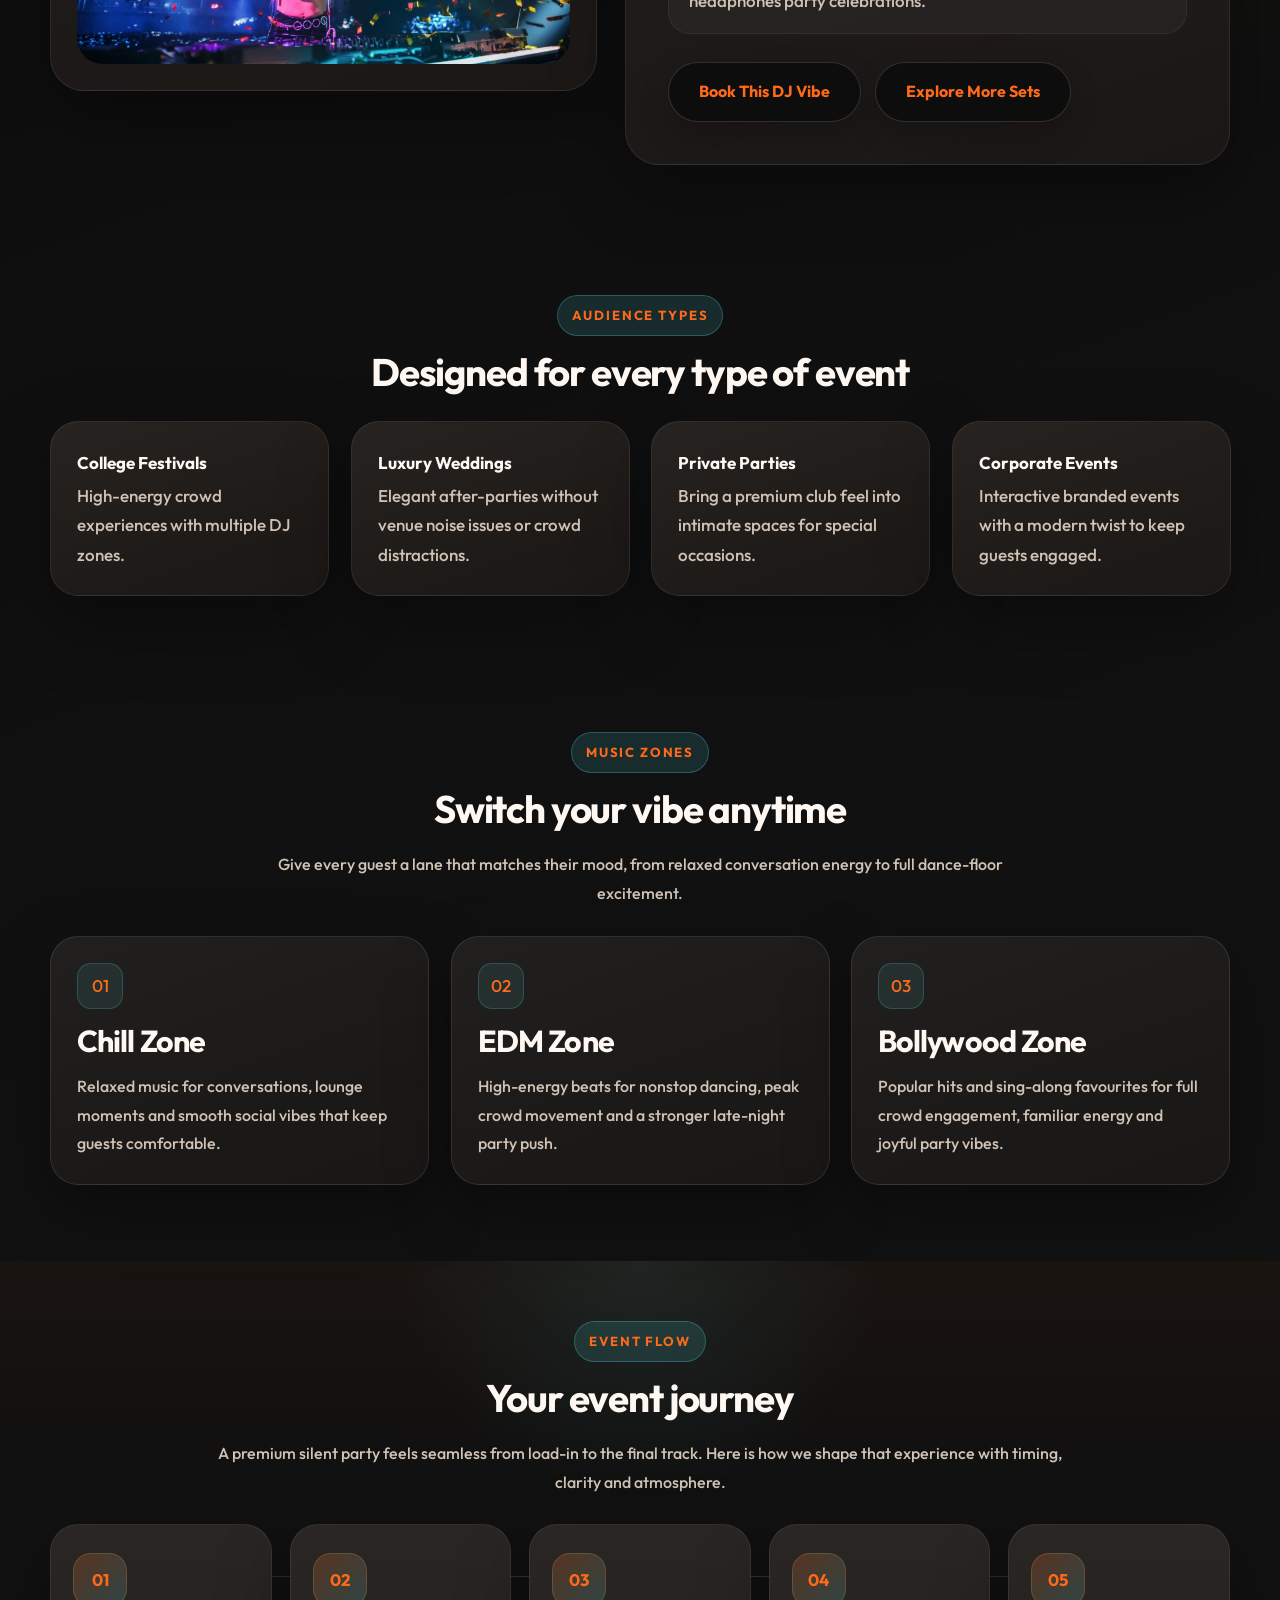
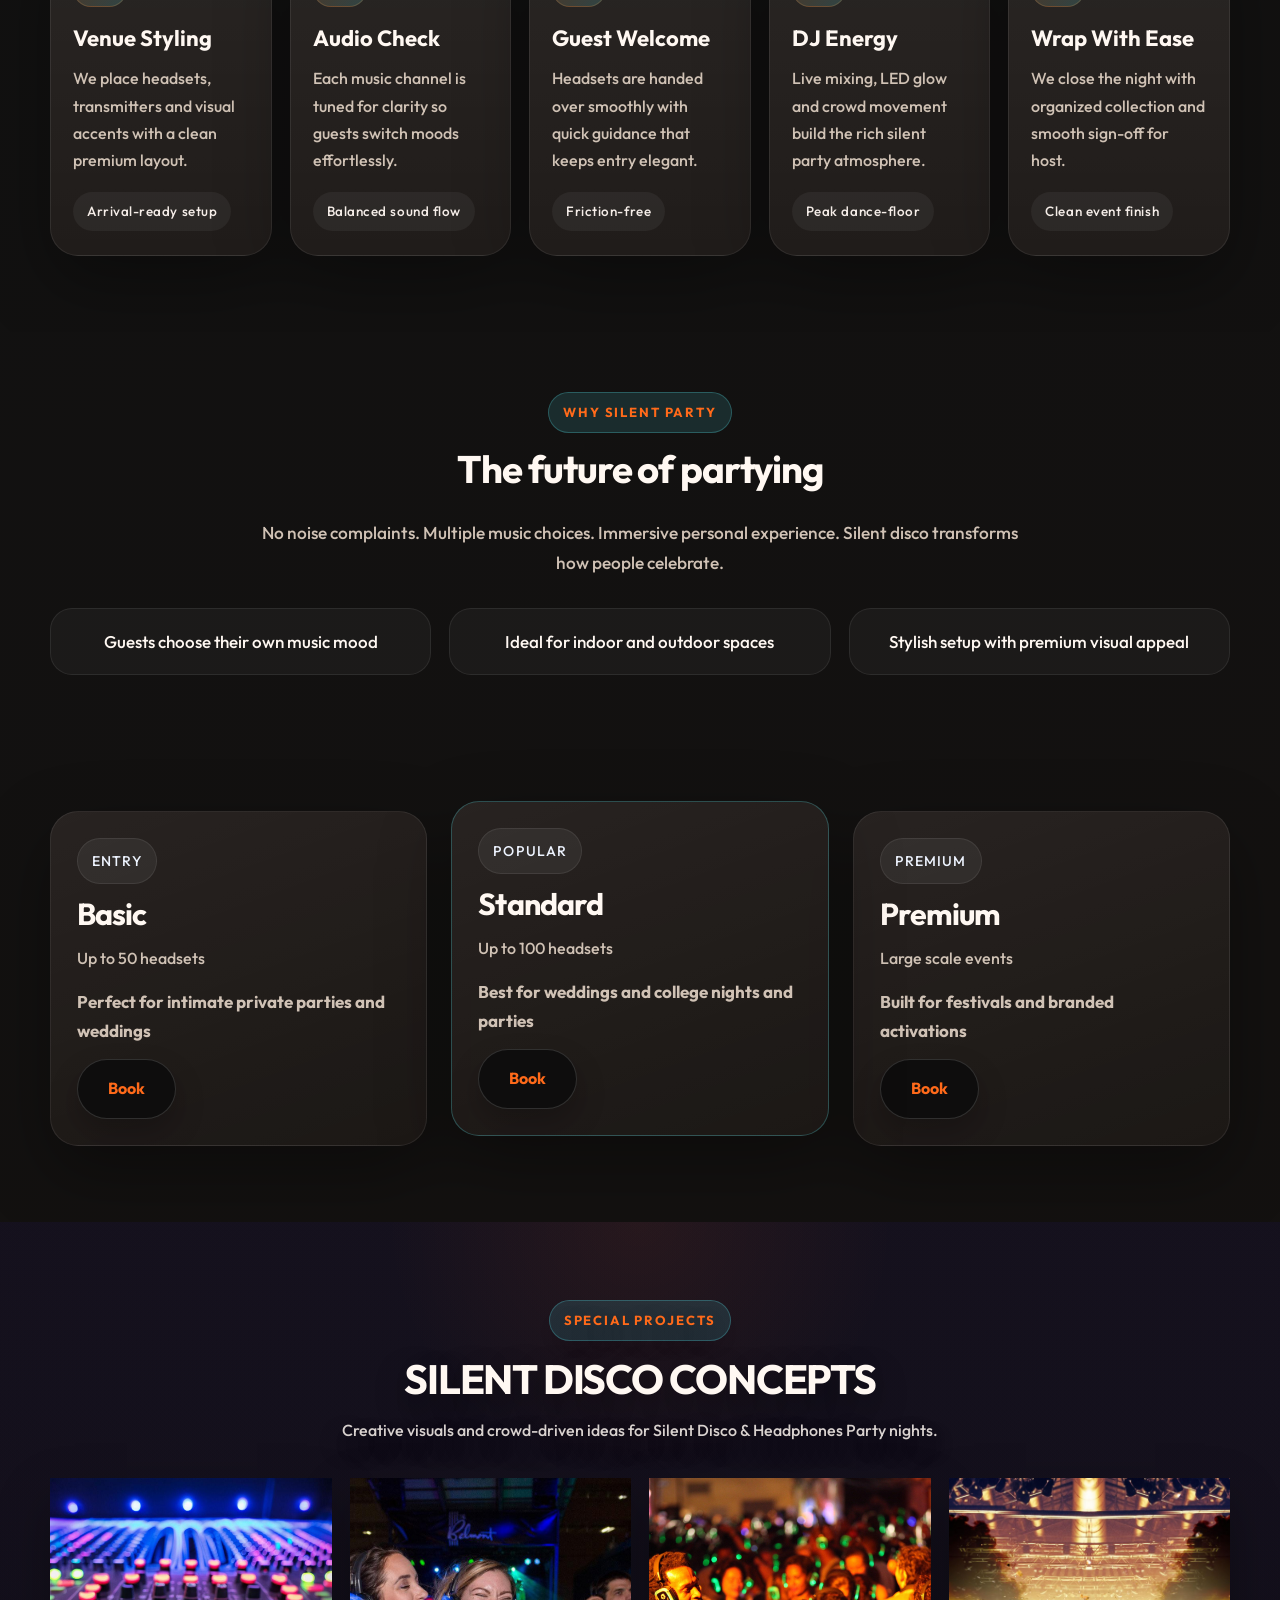
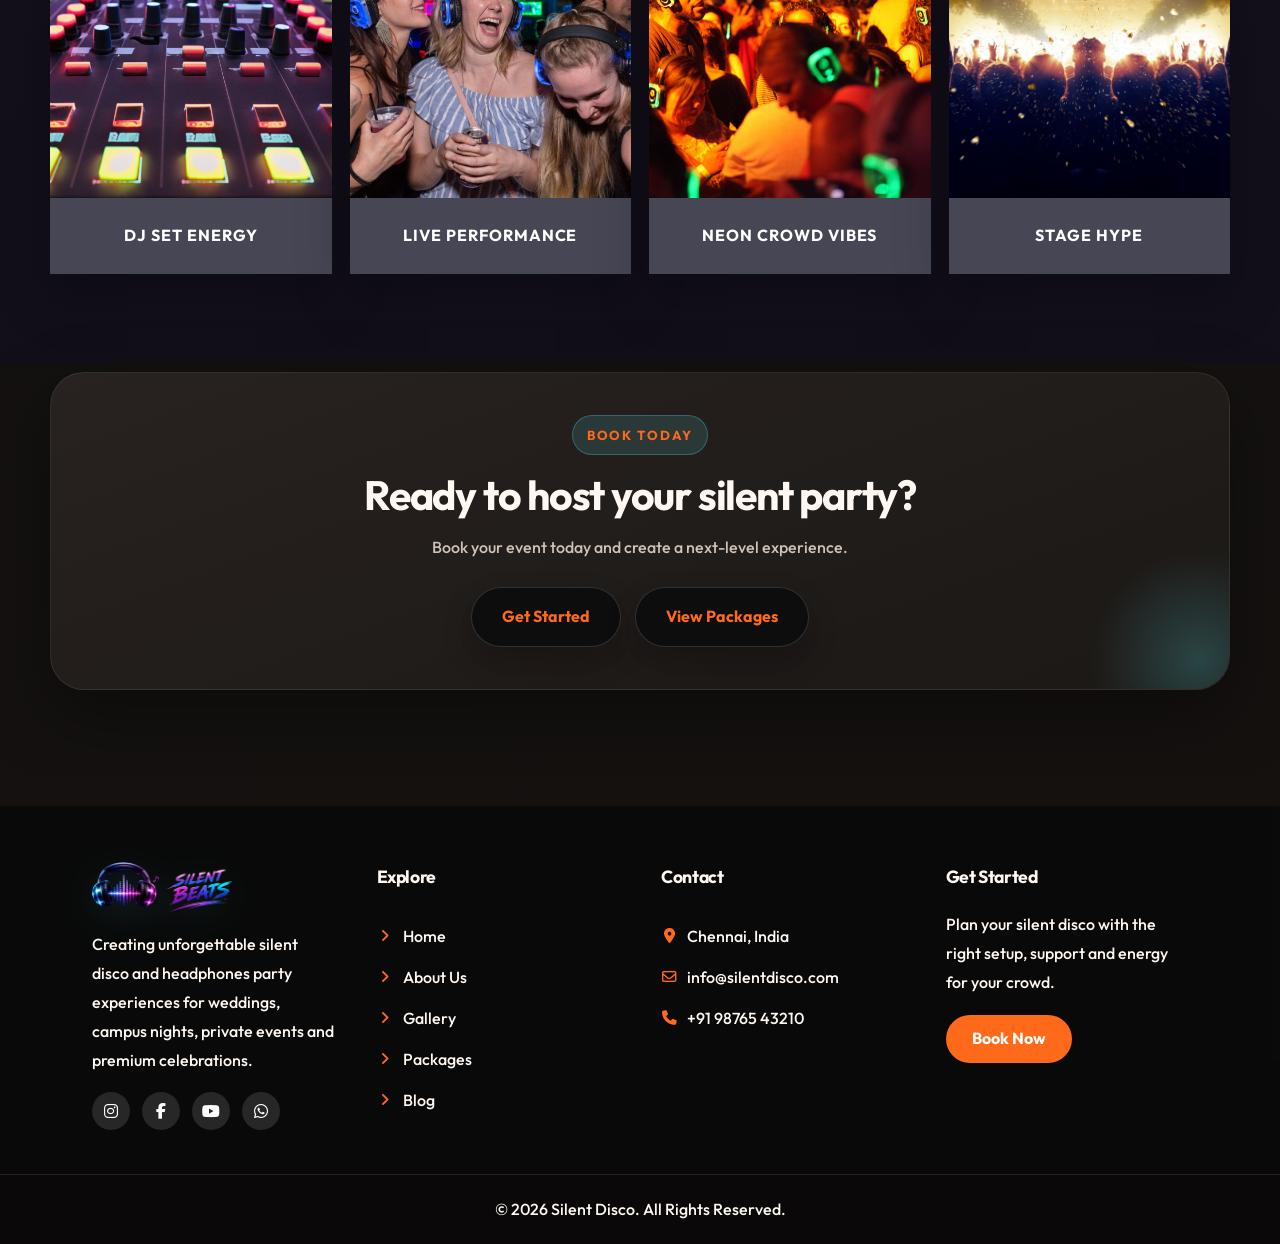
<file: home 2.html>
﻿<!DOCTYPE html>
<html lang="en">
<head>
  <meta charset="UTF-8">
  <meta name="viewport" content="width=device-width, initial-scale=1.0">
  <title>Silent Beats - Home 2</title>
  <link rel="icon" type="image/png" href="img/logo.png">
  <link href="https://fonts.googleapis.com/css2?family=Outfit:wght@300;400;600;700;800&display=swap" rel="stylesheet">
  <link rel="stylesheet" href="https://cdnjs.cloudflare.com/ajax/libs/font-awesome/6.5.2/css/all.min.css">
  <link rel="stylesheet" href="css/style.css">
</head>

<body class="home-two-page">
  <header class="site-header">
    <div class="container header-wrap">
      <div class="logo-box">
        <a href="index.html" class="logo-link">
          <img src="img/logo.png" alt="Silent Beats logo" class="site-logo">
        </a>
      </div>

      <nav class="main-nav">
        <div class="nav-item has-dropdown">
          <a href="index.html" class="nav-link">Home</a>
          <div class="dropdown-menu">
            <a href="index.html">Home 1</a>
            <a href="home 2.html">Home 2</a>
          </div>
        </div>

        <a href="about.html">About Us</a>

        <a href="gallery.html">Gallery</a>
        <a href="packages.html">Packages</a>
        <a href="blog.html">Blog</a>
        <a href="booking.html">Booking</a>
        <a href="contact.html">Contact</a>
      </nav>
    </div>
  </header>

  <main class="home-two-main">
    <section class="home-two-slider-hero" data-home-two-slider>
      <div class="home-two-slide is-active" style="background-image: url('img/home 2- hero1.jpg');"></div>
      <div class="home-two-slide" style="background-image: url('img/home 2- hero 2.jpg');"></div>
      <div class="home-two-slider-overlay"></div>

      <button type="button" class="home-two-slider-arrow home-two-slider-prev" data-home-two-prev aria-label="Previous slide">
        &#10094;
      </button>

      <div class="container home-two-slider-content">
        <span class="home-two-kicker">Silent Disco & Headphones Party</span>
        <p>LED headsets, DJ energy and vibrant crowd vibes for weddings, college events and private parties.</p>
        <div class="image-hero-actions">
          <a href="booking.html" class="btn image-hero-btn">Reserve Your Date</a>
          <a href="gallery.html" class="btn btn-secondary image-hero-secondary">See Event Vibes</a>
        </div>
      </div>

      <button type="button" class="home-two-slider-arrow home-two-slider-next" data-home-two-next aria-label="Next slide">
        &#10095;
      </button>
    </section>

    <section class="hero-alt home-two-showcase">
      <div class="container home-two-showcase-grid">
        <div class="home-two-showcase-media">
          <div class="home-two-showcase-image home-two-showcase-image-main">
            <img src="img/led-headset.jpg" alt="LED headset silent disco moment">
          </div>
          <div class="home-two-showcase-image home-two-showcase-image-accent">
            <img src="img/dj-performance-night.jpg" alt="DJ performance at headphones party">
          </div>
        </div>

        <div class="home-two-showcase-copy">
          <span class="club-script">Most Popular DJ's Profile</span>
          <span class="club-soundwave" aria-hidden="true">
            <i></i><i></i><i></i><i></i><i></i><i></i><i></i><i></i><i></i>
          </span>
          <h2>DJ Aadhira Blaze</h2>
          <p>Silent Disco & Headphones Party favorite known for high-energy transitions, LED headset crowd moments and a dance-floor vibe that keeps every guest connected till the final beat.</p>

          <div class="home-two-showcase-points">
            <div class="home-two-showcase-point">
              <strong>Genre</strong>
              <span>EDM, Bollywood and commercial party mixes curated for silent disco nights.</span>
            </div>
            <div class="home-two-showcase-point">
              <strong>Live Experience</strong>
              <span>Built for weddings, private parties and crowd-pulling headphones party celebrations.</span>
            </div>
          </div>

          <div class="hero-alt-actions">
            <a href="booking.html" class="btn">Book This DJ Vibe</a>
            <a href="gallery.html" class="btn btn-secondary">Explore More Sets</a>
          </div>
        </div>
      </div>
    </section>

    <section class="section-block audience-section">
      <div class="container">
        <div class="section-heading">
          <span class="eyebrow">AUDIENCE TYPES</span>
          <h2>Designed for every type of event</h2>
        </div>

        <div class="audience-grid">
          <div class="audience-card">
            <strong>College Festivals</strong>
            <span>High-energy crowd experiences with multiple DJ zones.</span>
          </div>
          <div class="audience-card">
            <strong>Luxury Weddings</strong>
            <span>Elegant after-parties without venue noise issues or crowd distractions.</span>
          </div>
          <div class="audience-card">
            <strong>Private Parties</strong>
            <span>Bring a premium club feel into intimate spaces for special occasions.</span>
          </div>
          <div class="audience-card">
            <strong>Corporate Events</strong>
            <span>Interactive branded events with a modern twist to keep guests engaged.</span>
          </div>
        </div>
      </div>
    </section>

    <section class="section-block zones-section">
      <div class="container">
        <div class="section-heading">
          <span class="eyebrow">MUSIC ZONES</span>
          <h2>Switch your vibe anytime</h2>
          <p class="section-copy">Give every guest a lane that matches their mood, from relaxed conversation energy to full dance-floor excitement.</p>
        </div>

        <div class="zones-grid">
          <div class="zone-card">
            <span class="zone-tag">01</span>
            <h3>Chill Zone</h3>
            <p>Relaxed music for conversations, lounge moments and smooth social vibes that keep guests comfortable.</p>
          </div>

          <div class="zone-card">
            <span class="zone-tag">02</span>
            <h3>EDM Zone</h3>
            <p>High-energy beats for nonstop dancing, peak crowd movement and a stronger late-night party push.</p>
          </div>

          <div class="zone-card">
            <span class="zone-tag">03</span>
            <h3>Bollywood Zone</h3>
            <p>Popular hits and sing-along favourites for full crowd engagement, familiar energy and joyful party vibes.</p>
          </div>
        </div>
      </div>
    </section>

    <section class="section-block timeline-section">
      <div class="container">
        <div class="section-heading timeline-heading">
          <span class="eyebrow">EVENT FLOW</span>
          <h2>Your event journey</h2>
          <p class="section-copy">A premium silent party feels seamless from load-in to the final track. Here is how we shape that experience with timing, clarity and atmosphere.</p>
        </div>

        <div class="timeline timeline-premium">
          <article class="timeline-step timeline-step-premium">
            <strong>01</strong>
            <h3>Venue Styling</h3>
            <p>We place headsets, transmitters and visual accents with a clean premium layout.</p>
            <span>Arrival-ready setup</span>
          </article>
          <article class="timeline-step timeline-step-premium">
            <strong>02</strong>
            <h3>Audio Check</h3>
            <p>Each music channel is tuned for clarity so guests switch moods effortlessly.</p>
            <span>Balanced sound flow</span>
          </article>
          <article class="timeline-step timeline-step-premium">
            <strong>03</strong>
            <h3>Guest Welcome</h3>
            <p>Headsets are handed over smoothly with quick guidance that keeps entry elegant.</p>
            <span>Friction-free </span>
          </article>
          <article class="timeline-step timeline-step-premium">
            <strong>04</strong>
            <h3>DJ Energy</h3>
            <p>Live mixing, LED glow and crowd movement build the rich silent party atmosphere.</p>
            <span>Peak dance-floor</span>
          </article>
          <article class="timeline-step timeline-step-premium">
            <strong>05</strong>
            <h3>Wrap With Ease</h3>
            <p>We close the night with organized collection and smooth sign-off for  host.</p>
            <span>Clean event finish</span>
          </article>
        </div>
      </div>
    </section>

    <section class="section-block concept-section">
      <div class="container">
        <div class="section-heading">
          <span class="eyebrow">WHY SILENT PARTY</span>
          <h2>The future of partying</h2>
        </div>

        <p class="center-text">
          No noise complaints. Multiple music choices. Immersive personal experience.
          Silent disco transforms how people celebrate.
        </p>

        <div class="concept-points">
          <div class="concept-point">Guests choose their own music mood</div>
          <div class="concept-point">Ideal for indoor and outdoor spaces</div>
          <div class="concept-point">Stylish setup with premium visual appeal</div>
        </div>
      </div>
    </section>

    <section class="section-block pricing-preview">
      <div class="container pricing-grid">
        <div class="price-card">
          <span class="panel-label">ENTRY</span>
          <h3>Basic</h3>
          <p>Up to 50 headsets</p>
          <strong>Perfect for intimate private parties and weddings</strong>
          <a href="booking.html" class="btn">Book</a>
        </div>

        <div class="price-card featured-price">
          <span class="panel-label">POPULAR</span>
          <h3>Standard</h3>
          <p>Up to 100 headsets</p>
          <strong>Best for weddings and college nights and parties</strong>
          <a href="booking.html" class="btn">Book</a>
        </div>

        <div class="price-card">
          <span class="panel-label">PREMIUM</span>
          <h3>Premium</h3>
          <p>Large scale events</p>
          <strong>Built for festivals and branded activations</strong>
          <a href="booking.html" class="btn">Book</a>
        </div>
      </div>
    </section>

    <section class="special-projects-section">
      <div class="special-projects-overlay"></div>
      <div class="container special-projects-shell">
        <div class="special-projects-heading">
          <span class="eyebrow">SPECIAL PROJECTS</span>
          <h2>Silent Disco Concepts</h2>
          <p>Creative visuals and crowd-driven ideas for Silent Disco & Headphones Party nights.</p>
        </div>

        <div class="special-projects-grid">
          <article class="special-project-card">
            <img src="img/special-project-dj-mix.jpg" alt="DJ mixing console with blue lights" class="special-project-image">
            <div class="special-project-label">DJ Set Energy</div>
          </article>

          <article class="special-project-card">
            <img src="img/special-project-live-percussion.jpg" alt="Live percussion performance moment" class="special-project-image">
            <div class="special-project-label">Live Performance</div>
          </article>

          <article class="special-project-card">
            <img src="img/special-project-neon-crowd.jpg" alt="Neon crowd portrait under event lights" class="special-project-image">
            <div class="special-project-label">Neon Crowd Vibes</div>
          </article>

          <article class="special-project-card">
            <img src="img/special-project-stage-crowd.jpg" alt="Hands raised in a stage crowd moment" class="special-project-image">
            <div class="special-project-label">Stage Hype</div>
          </article>
        </div>
      </div>
    </section>

    <section class="cta-alt">
      <div class="container">
        <span class="eyebrow">BOOK TODAY</span>
        <h2>Ready to host your silent party?</h2>
        <p>Book your event today and create a next-level experience.</p>
        <div class="cta-alt-actions">
          <a href="contact.html" class="btn">Get Started</a>
          <a href="packages.html" class="btn btn-secondary">View Packages</a>
        </div>
      </div>
    </section>
  </main>

  <footer class="site-footer">
    <div class="container footer-grid">
      <div class="footer-brand">
        <a href="index.html" class="footer-logo-link">
          <img src="img/logo.png" alt="Silent Beats logo" class="footer-logo">
        </a>
        <p>Creating unforgettable silent disco and headphones party experiences for weddings, campus nights, private events and premium celebrations.</p>
        <div class="footer-socials">
          <a href="#" aria-label="Instagram"><i class="fa-brands fa-instagram"></i></a>
          <a href="#" aria-label="Facebook"><i class="fa-brands fa-facebook-f"></i></a>
          <a href="#" aria-label="YouTube"><i class="fa-brands fa-youtube"></i></a>
          <a href="#" aria-label="WhatsApp"><i class="fa-brands fa-whatsapp"></i></a>
        </div>
      </div>

      <div class="footer-links">
        <h3>Explore</h3>
        <a href="index.html"><i class="fa-solid fa-angle-right"></i><span>Home</span></a>
        <a href="about.html"><i class="fa-solid fa-angle-right"></i><span>About Us</span></a>
        <a href="gallery.html"><i class="fa-solid fa-angle-right"></i><span>Gallery</span></a>
        <a href="packages.html"><i class="fa-solid fa-angle-right"></i><span>Packages</span></a>
        <a href="blog.html"><i class="fa-solid fa-angle-right"></i><span>Blog</span></a>
      </div>

      <div class="footer-contact">
        <h3>Contact</h3>
        <p><i class="fa-solid fa-location-dot"></i><span>Chennai, India</span></p>
        <p><i class="fa-regular fa-envelope"></i><span>info@silentdisco.com</span></p>
        <p><i class="fa-solid fa-phone"></i><span>+91 98765 43210</span></p>
      </div>

      <div class="footer-cta">
        <h3>Get Started</h3>
        <p>Plan your silent disco with the right setup, support and energy for your crowd.</p>
        <a href="booking.html" class="footer-cta-btn">Book Now</a>
      </div>
    </div>

    <div class="footer-bottom">
      <p>&copy; 2026 Silent Disco. All Rights Reserved.</p>
    </div>
  </footer>

  <script src="js/script.js"></script>
</body>
</html>
</file>
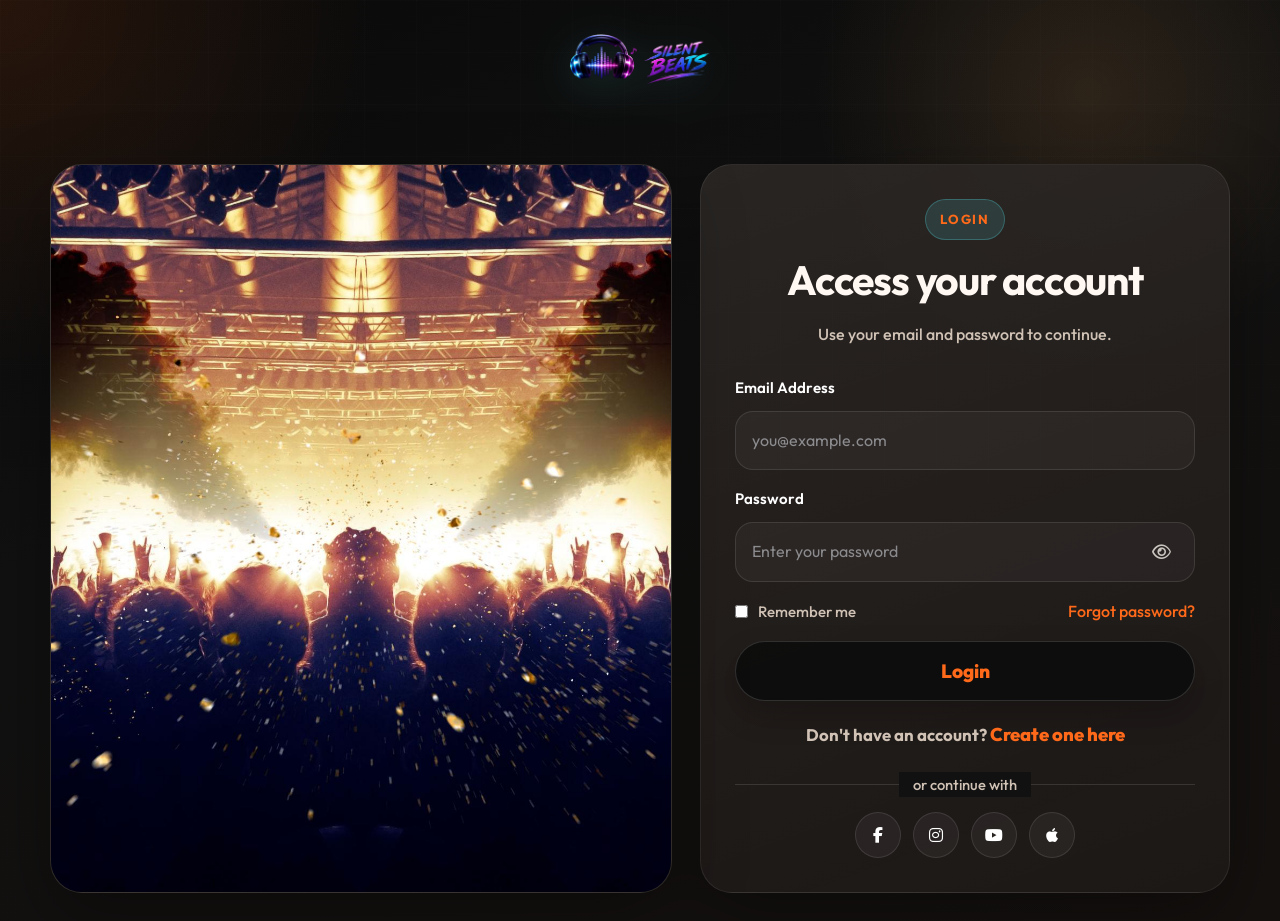
<file: login.html>
<!DOCTYPE html>
<html lang="en">
<head>
    <meta charset="UTF-8">
    <meta name="viewport" content="width=device-width, initial-scale=1.0">
    <title>Login | Silent Disco</title>
    <link rel="icon" type="image/png" href="img/logo.png">
    <link rel="preconnect" href="https://fonts.googleapis.com">
    <link rel="preconnect" href="https://fonts.gstatic.com" crossorigin>
    <link href="https://fonts.googleapis.com/css2?family=Outfit:wght@300;400;500;600;700;800&display=swap" rel="stylesheet">
    <link rel="stylesheet" href="https://cdnjs.cloudflare.com/ajax/libs/font-awesome/6.5.2/css/all.min.css">
    <link rel="stylesheet" href="css/style.css">
</head>
<body class="auth-page">
    <div class="auth-topbar">
        <div class="container auth-topbar-inner">
            <a href="index.html" class="logo-link">
                <img src="img/logo.png" alt="Silent Beats logo" class="site-logo">
            </a>
        </div>
    </div>

    <main>
        <section class="auth-section">
            <div class="container auth-shell">
                <div class="auth-benefits auth-visual-panel">
                    <img src="img/special-project-stage-crowd.jpg" alt="Crowd enjoying a stage show with concert lights" class="auth-visual-image">
                </div>

                <div class="auth-form-card">
                    <div class="section-heading left-align compact-heading">
                        <span class="eyebrow">LOGIN</span>
                        <h2>Access your account</h2>
                        <p class="section-copy">Use your email and password to continue.</p>
                    </div>

                    <form class="site-form">
                        <label class="input-field">
                            <span>Email Address</span>
                            <input type="email" placeholder="you@example.com">
                        </label>

                        <label class="input-field">
                            <span>Password</span>
                            <div class="password-field">
                                <input type="password" placeholder="Enter your password" id="loginPassword">
                                <button type="button" class="password-toggle" aria-label="Show password" data-password-toggle>
                                    <i class="fa-regular fa-eye"></i>
                                </button>
                            </div>
                        </label>

                        <div class="checkbox-row">
                            <label><input type="checkbox"> Remember me</label>
                            <a href="#">Forgot password?</a>
                        </div>

                        <button type="submit" class="btn auth-btn">Login</button>
                    </form>

                    <p class="helper-links">Don't have an account? <a href="register.html">Create one here</a></p>

                    <div class="auth-divider">
                        <span>or continue with</span>
                    </div>

                    <div class="auth-socials">
                        <a href="#" class="auth-social-btn" aria-label="Login with Facebook"><i class="fa-brands fa-facebook-f"></i></a>
                        <a href="#" class="auth-social-btn" aria-label="Login with Instagram"><i class="fa-brands fa-instagram"></i></a>
                        <a href="#" class="auth-social-btn" aria-label="Login with YouTube"><i class="fa-brands fa-youtube"></i></a>
                        <a href="#" class="auth-social-btn" aria-label="Login with Apple"><i class="fa-brands fa-apple"></i></a>
                    </div>
                </div>
            </div>
        </section>
    </main>

    <script src="js/script.js"></script>
</body>
</html>
</file>
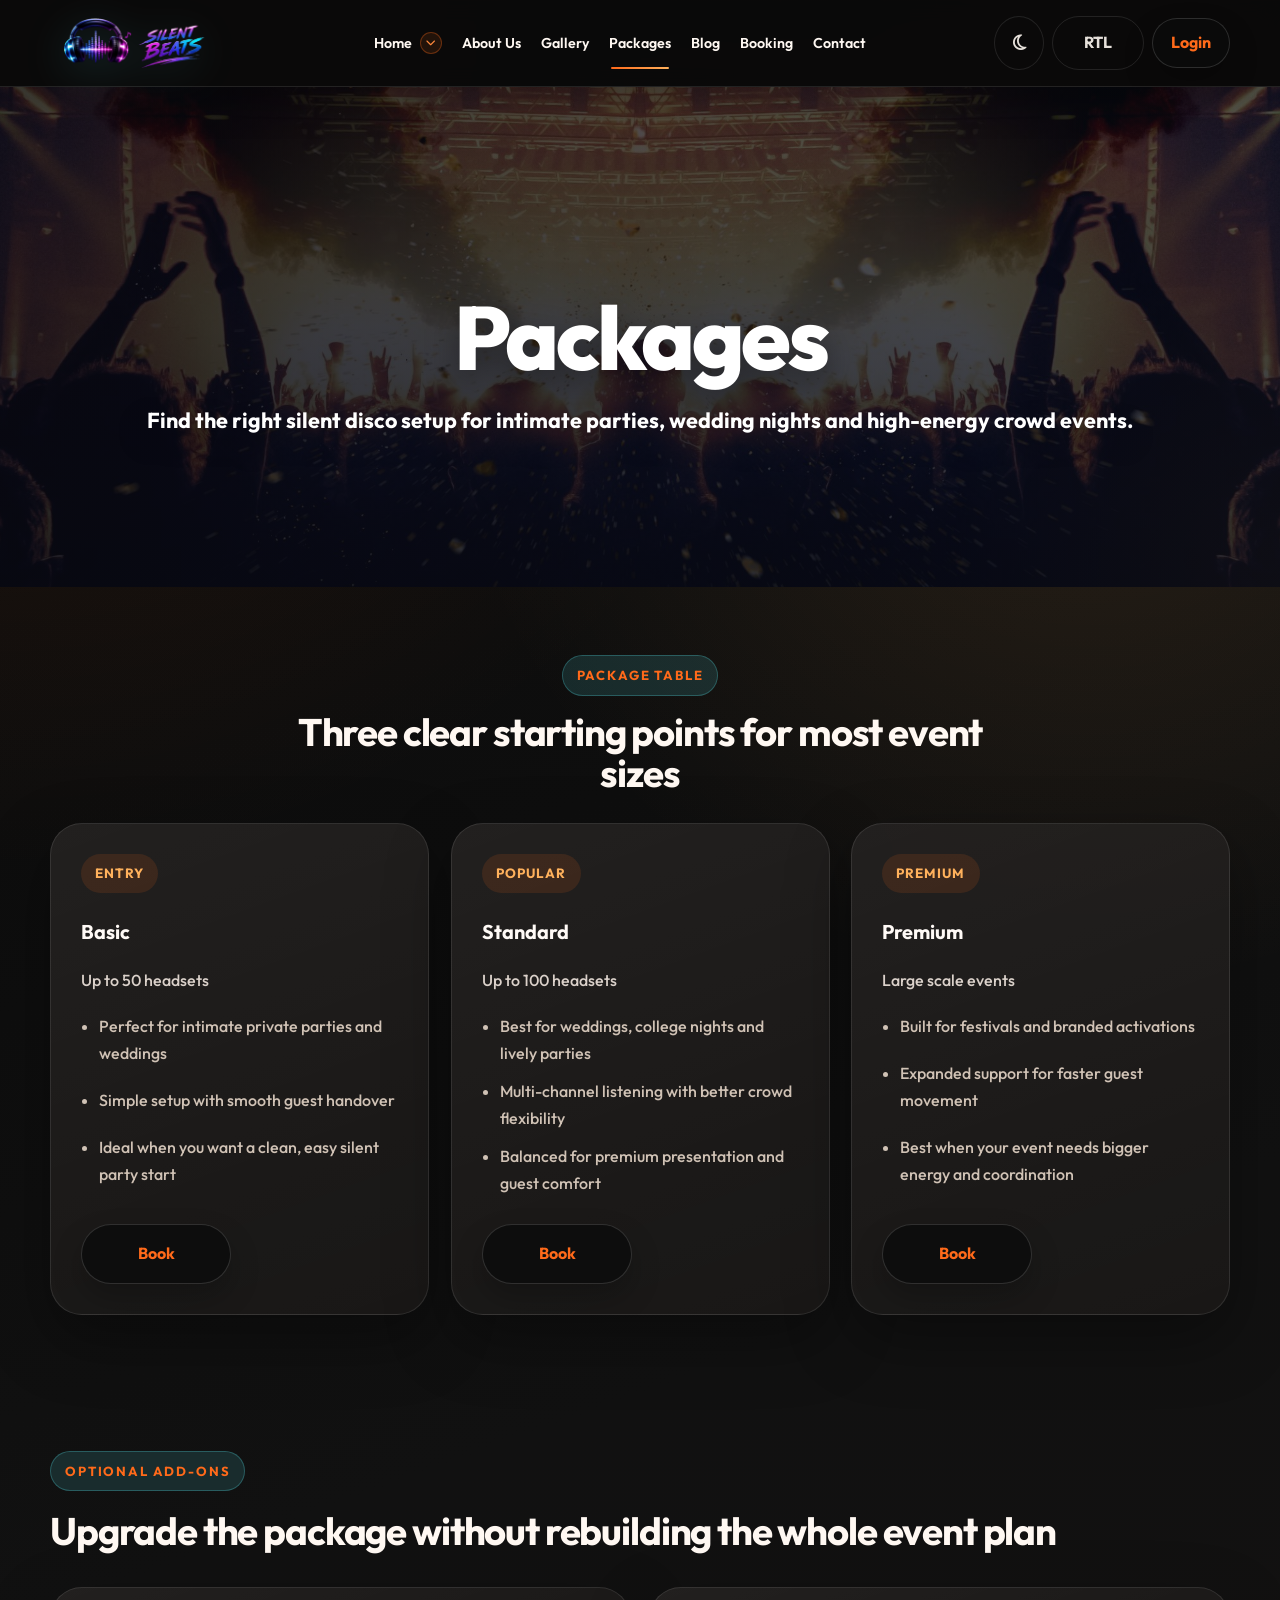
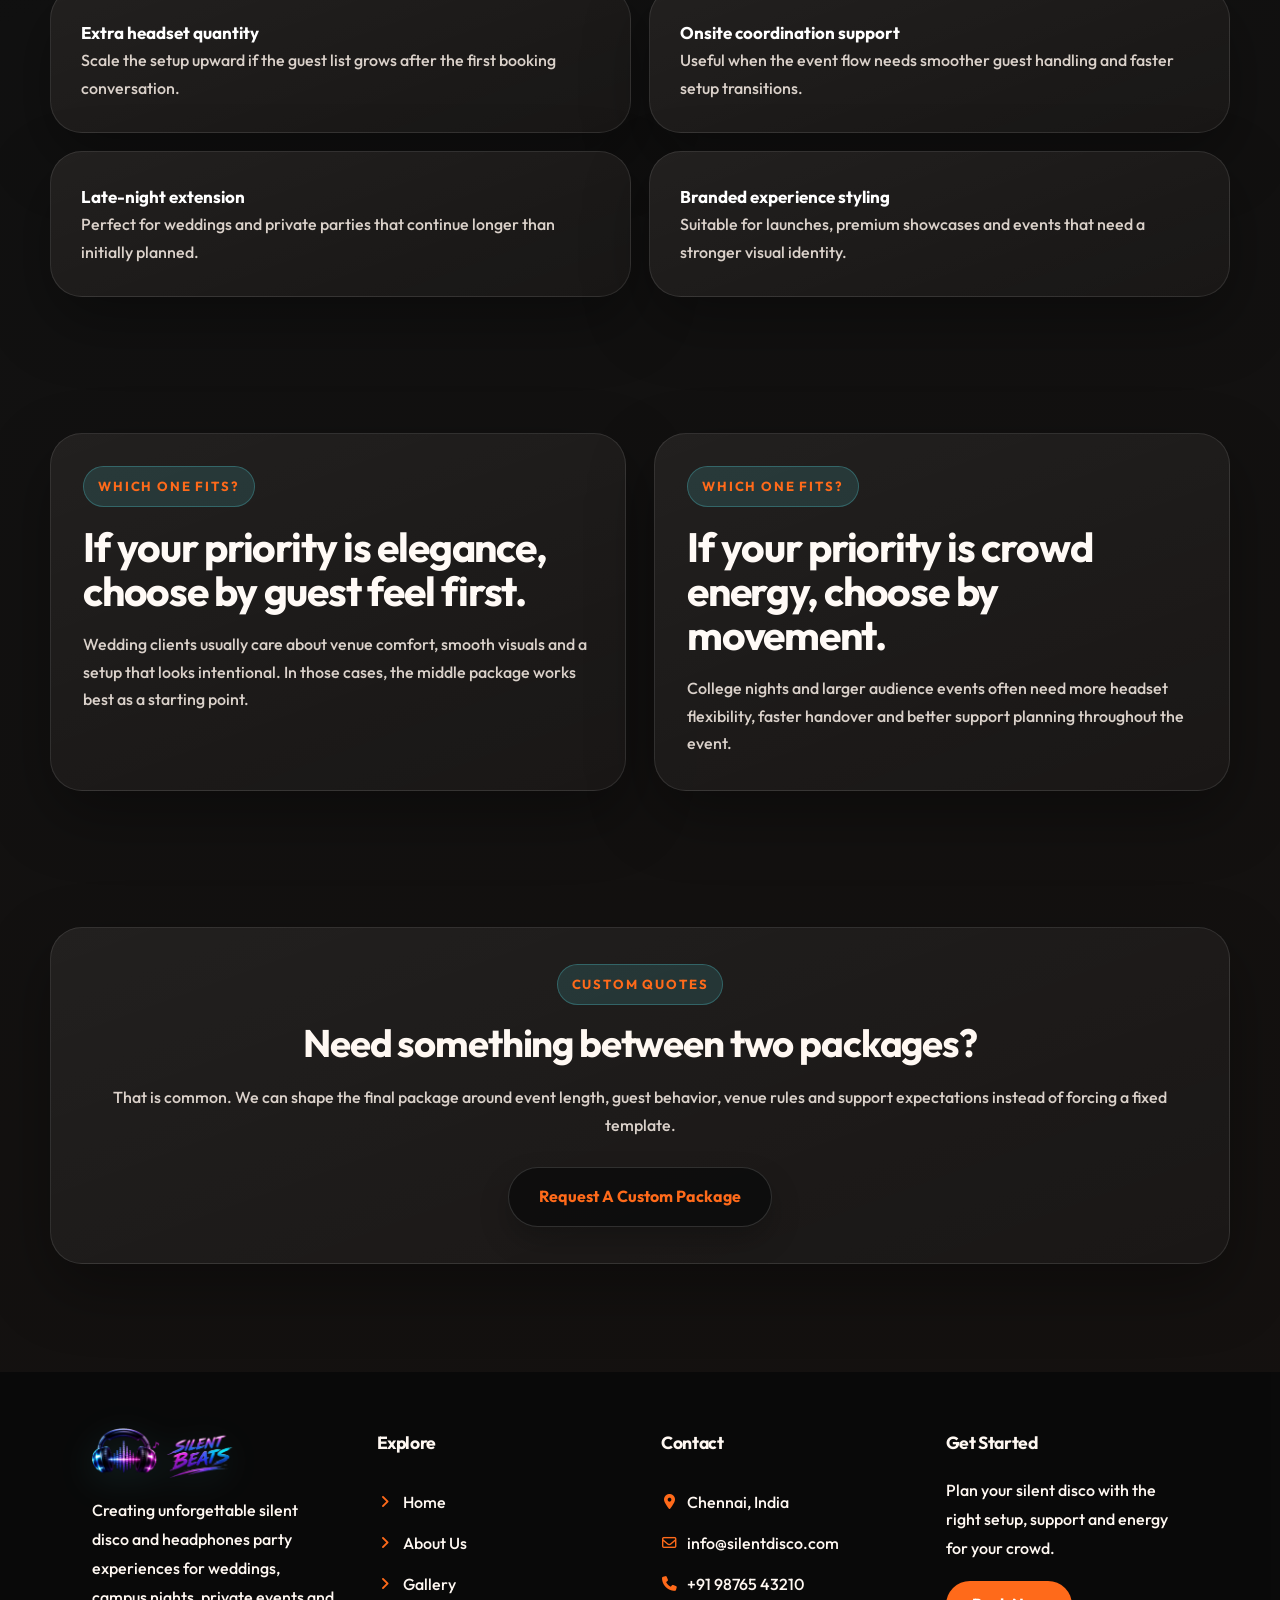
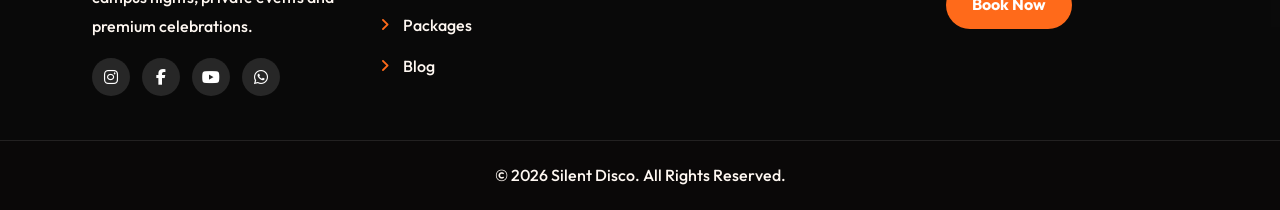
<file: packages.html>
<!DOCTYPE html>
<html lang="en">
<head>
    <meta charset="UTF-8">
    <meta name="viewport" content="width=device-width, initial-scale=1.0">
    <title>Packages | Silent Disco</title>
    <link rel="icon" type="image/png" href="img/logo.png">
    <link rel="preconnect" href="https://fonts.googleapis.com">
    <link rel="preconnect" href="https://fonts.gstatic.com" crossorigin>
    <link href="https://fonts.googleapis.com/css2?family=Outfit:wght@300;400;500;600;700;800&display=swap" rel="stylesheet">
    <link rel="stylesheet" href="https://cdnjs.cloudflare.com/ajax/libs/font-awesome/6.5.2/css/all.min.css">
    <link rel="stylesheet" href="css/style.css">
</head>
<body class="packages-page">
    <header class="site-header">
        <div class="container header-wrap">
            <div class="logo-box">
                <a href="index.html" class="logo-link">
                    <img src="img/logo.png" alt="Silent Beats logo" class="site-logo">
                </a>
            </div>

            <nav class="main-nav">
                <div class="nav-item has-dropdown">
                    <a href="index.html" class="nav-link">Home</a>
                    <div class="dropdown-menu">
                        <a href="index.html">Home 1</a>
                        <a href="home 2.html">Home 2</a>
                    </div>
                </div>
                <a href="about.html">About Us</a>
                <a href="gallery.html">Gallery</a>
                <a href="packages.html">Packages</a>
                <a href="blog.html">Blog</a>
                <a href="booking.html">Booking</a>
                <a href="contact.html">Contact</a>
            </nav>
        </div>
    </header>

    <main class="about-page-main">
        <section class="packages-banner-hero about-banner-hero">
            <div class="packages-banner-media about-banner-media"></div>
            <div class="packages-banner-overlay about-banner-overlay"></div>
            <div class="container packages-banner-content about-banner-content">
                <h1>Packages</h1>
                <p>Find the right silent disco setup for intimate parties, wedding nights and high-energy crowd events.</p>
            </div>
        </section>

        <section class="section-block packages-comparison-section">
            <div class="container">
                <div class="section-heading">
                    <span class="eyebrow">PACKAGE TABLE</span>
                    <h2>Three clear starting points for most event sizes</h2>
                </div>

                <div class="packages-comparison-grid">
                    <article class="packages-plan-card">
                        <span class="plan-tier">ENTRY</span>
                        <h3>Basic</h3>
                        <p>Up to 50 headsets</p>
                        <ul>
                            <li>Perfect for intimate private parties and weddings</li>
                            <li>Simple setup with smooth guest handover</li>
                            <li>Ideal when you want a clean, easy silent party start</li>
                        </ul>
                        <a href="booking.html" class="btn btn-secondary">Book</a>
                    </article>
                    <article class="packages-plan-card featured-plan-card">
                        <span class="plan-tier">POPULAR</span>
                        <h3>Standard</h3>
                        <p>Up to 100 headsets</p>
                        <ul>
                            <li>Best for weddings, college nights and lively parties</li>
                            <li>Multi-channel listening with better crowd flexibility</li>
                            <li>Balanced for premium presentation and guest comfort</li>
                        </ul>
                        <a href="booking.html" class="btn">Book</a>
                    </article>
                    <article class="packages-plan-card">
                        <span class="plan-tier">PREMIUM</span>
                        <h3>Premium</h3>
                        <p>Large scale events</p>
                        <ul>
                            <li>Built for festivals and branded activations</li>
                            <li>Expanded support for faster guest movement</li>
                            <li>Best when your event needs bigger energy and coordination</li>
                        </ul>
                        <a href="contact.html" class="btn btn-secondary">Book</a>
                    </article>
                </div>
            </div>
        </section>

        <section class="section-block packages-addons-section">
            <div class="container packages-addons-shell">
                <div class="packages-addons-copy">
                    <span class="eyebrow">OPTIONAL ADD-ONS</span>
                    <h2>Upgrade the package without rebuilding the whole event plan</h2>
                </div>

                <div class="packages-addons-grid">
                    <article>
                        <strong>Extra headset quantity</strong>
                        <p>Scale the setup upward if the guest list grows after the first booking conversation.</p>
                    </article>
                    <article>
                        <strong>Onsite coordination support</strong>
                        <p>Useful when the event flow needs smoother guest handling and faster setup transitions.</p>
                    </article>
                    <article>
                        <strong>Late-night extension</strong>
                        <p>Perfect for weddings and private parties that continue longer than initially planned.</p>
                    </article>
                    <article>
                        <strong>Branded experience styling</strong>
                        <p>Suitable for launches, premium showcases and events that need a stronger visual identity.</p>
                    </article>
                </div>
            </div>
        </section>

        <section class="section-block packages-fit-section">
            <div class="container packages-fit-grid">
                <article class="packages-fit-panel">
                    <span class="eyebrow">WHICH ONE FITS?</span>
                    <h2>If your priority is elegance, choose by guest feel first.</h2>
                    <p>Wedding clients usually care about venue comfort, smooth visuals and a setup that looks intentional. In those cases, the middle package works best as a starting point.</p>
                </article>
                <article class="packages-fit-panel">
                    <span class="eyebrow">WHICH ONE FITS?</span>
                    <h2>If your priority is crowd energy, choose by movement.</h2>
                    <p>College nights and larger audience events often need more headset flexibility, faster handover and better support planning throughout the event.</p>
                </article>
            </div>
        </section>

        <section class="section-block packages-note-section">
            <div class="container packages-note-shell">
                <div>
                    <span class="eyebrow">CUSTOM QUOTES</span>
                    <h2>Need something between two packages?</h2>
                </div>
                <p>That is common. We can shape the final package around event length, guest behavior, venue rules and support expectations instead of forcing a fixed template.</p>
                <a href="contact.html" class="btn">Request A Custom Package</a>
            </div>
        </section>
    </main>

    <footer class="site-footer">
        <div class="container footer-grid">
            <div class="footer-brand">
                <a href="index.html" class="footer-logo-link">
                    <img src="img/logo.png" alt="Silent Beats logo" class="footer-logo">
                </a>
                <p>Creating unforgettable silent disco and headphones party experiences for weddings, campus nights, private events and premium celebrations.</p>
                <div class="footer-socials">
                    <a href="#" aria-label="Instagram"><i class="fa-brands fa-instagram"></i></a>
                    <a href="#" aria-label="Facebook"><i class="fa-brands fa-facebook-f"></i></a>
                    <a href="#" aria-label="YouTube"><i class="fa-brands fa-youtube"></i></a>
                    <a href="#" aria-label="WhatsApp"><i class="fa-brands fa-whatsapp"></i></a>
                </div>
            </div>
            <div class="footer-links">
                <h3>Explore</h3>
                <a href="index.html"><i class="fa-solid fa-angle-right"></i><span>Home</span></a>
                <a href="about.html"><i class="fa-solid fa-angle-right"></i><span>About Us</span></a>
                <a href="gallery.html"><i class="fa-solid fa-angle-right"></i><span>Gallery</span></a>
                <a href="packages.html"><i class="fa-solid fa-angle-right"></i><span>Packages</span></a>
                <a href="blog.html"><i class="fa-solid fa-angle-right"></i><span>Blog</span></a>
            </div>
            <div class="footer-contact">
                <h3>Contact</h3>
                <p><i class="fa-solid fa-location-dot"></i><span>Chennai, India</span></p>
                <p><i class="fa-regular fa-envelope"></i><span>info@silentdisco.com</span></p>
                <p><i class="fa-solid fa-phone"></i><span>+91 98765 43210</span></p>
            </div>
            <div class="footer-cta">
                <h3>Get Started</h3>
                <p>Plan your silent disco with the right setup, support and energy for your crowd.</p>
                <a href="booking.html" class="footer-cta-btn">Book Now</a>
            </div>
        </div>
        <div class="footer-bottom">
            <p>&copy; 2026 Silent Disco. All Rights Reserved.</p>
        </div>
    </footer>

    <script src="js/script.js"></script>
</body>
</html>
</file>
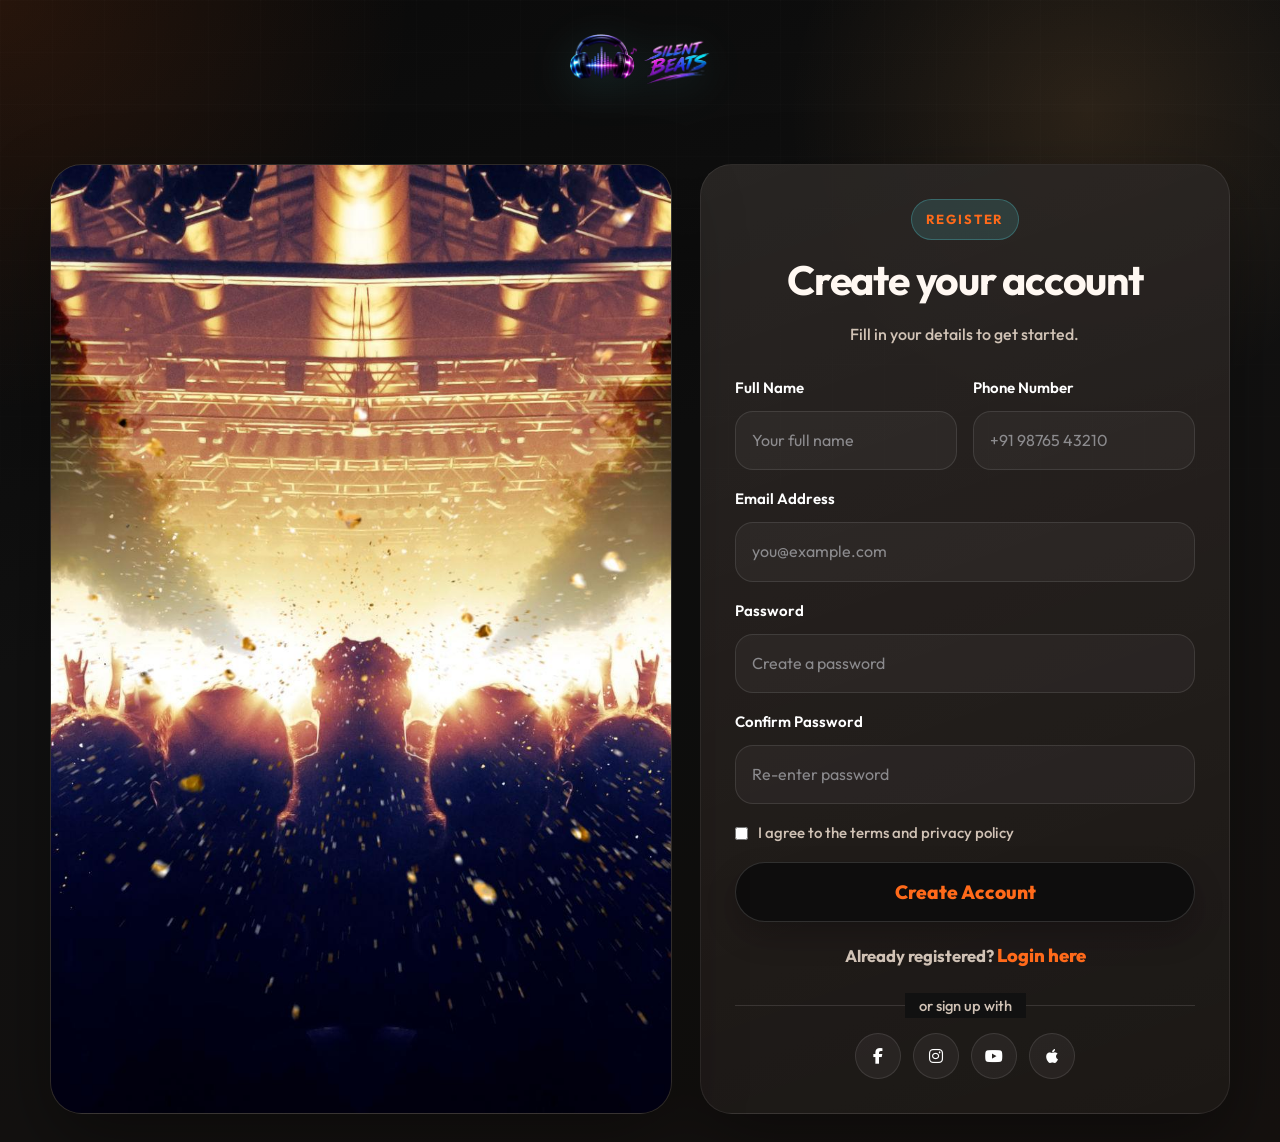
<file: register.html>
<!DOCTYPE html>
<html lang="en">
<head>
    <meta charset="UTF-8">
    <meta name="viewport" content="width=device-width, initial-scale=1.0">
    <title>Register | Silent Disco</title>
    <link rel="icon" type="image/png" href="img/logo.png">
    <link rel="preconnect" href="https://fonts.googleapis.com">
    <link rel="preconnect" href="https://fonts.gstatic.com" crossorigin>
    <link href="https://fonts.googleapis.com/css2?family=Outfit:wght@300;400;500;600;700;800&display=swap" rel="stylesheet">
    <link rel="stylesheet" href="https://cdnjs.cloudflare.com/ajax/libs/font-awesome/6.5.2/css/all.min.css">
    <link rel="stylesheet" href="css/style.css">
</head>
<body class="auth-page">
    <div class="auth-topbar">
        <div class="container auth-topbar-inner">
            <a href="index.html" class="logo-link">
                <img src="img/logo.png" alt="Silent Beats logo" class="site-logo">
            </a>
        </div>
    </div>

    <main>
        <section class="auth-section">
            <div class="container auth-shell">
                <div class="auth-benefits auth-visual-panel">
                    <img src="img/special-project-stage-crowd.jpg" alt="Crowd enjoying a stage show with concert lights" class="auth-visual-image">
                </div>

                <div class="auth-form-card">
                    <div class="section-heading left-align compact-heading">
                        <span class="eyebrow">REGISTER</span>
                        <h2>Create your account</h2>
                        <p class="section-copy">Fill in your details to get started.</p>
                    </div>

                    <form class="site-form">
                        <div class="input-grid">
                            <label class="input-field">
                                <span>Full Name</span>
                                <input type="text" placeholder="Your full name">
                            </label>

                            <label class="input-field">
                                <span>Phone Number</span>
                                <input type="tel" placeholder="+91 98765 43210">
                            </label>
                        </div>

                        <label class="input-field">
                            <span>Email Address</span>
                            <input type="email" placeholder="you@example.com">
                        </label>

                        <label class="input-field">
                            <span>Password</span>
                            <input type="password" placeholder="Create a password">
                        </label>

                        <label class="input-field">
                            <span>Confirm Password</span>
                            <input type="password" placeholder="Re-enter password">
                        </label>

                        <div class="checkbox-row">
                            <label><input type="checkbox"> I agree to the terms and privacy policy</label>
                        </div>

                        <button type="submit" class="btn auth-btn">Create Account</button>
                    </form>

                    <p class="helper-links">Already registered? <a href="login.html">Login here</a></p>

                    <div class="auth-divider">
                        <span>or sign up with</span>
                    </div>

                    <div class="auth-socials">
                        <a href="#" class="auth-social-btn" aria-label="Register with Facebook"><i class="fa-brands fa-facebook-f"></i></a>
                        <a href="#" class="auth-social-btn" aria-label="Register with Instagram"><i class="fa-brands fa-instagram"></i></a>
                        <a href="#" class="auth-social-btn" aria-label="Register with YouTube"><i class="fa-brands fa-youtube"></i></a>
                        <a href="#" class="auth-social-btn" aria-label="Register with Apple"><i class="fa-brands fa-apple"></i></a>
                    </div>
                </div>
            </div>
        </section>
    </main>

    <script src="js/script.js"></script>
</body>
</html>
</file>
<file: css/style.css>
﻿:root {
    --bg: #0d0d0d;
    --bg-deep: #141414;
    --panel: rgba(24, 20, 18, 0.88);
    --panel-soft: rgba(255, 255, 255, 0.05);
    --line: rgba(255, 255, 255, 0.08);
    --text: #fff8f2;
    --muted: #d0c2b5;
    --aqua: #ff6a1a;
    --pink: #ff8a3d;
    --gold: #ffb15c;
    --shadow: 0 24px 70px rgba(0, 0, 0, 0.45);
    --font-base-size: 17px;
    --font-base-weight: 500;
    --font-base-line: 1.72;
    --header-footer-bg: #0f0c0c;
    --header-footer-border: rgba(255, 255, 255, 0.1);
    --header-footer-text: rgba(255, 248, 242, 0.9);
    --heading-h2-size: clamp(1.9rem, 3vw, 2.85rem);
    --heading-h2-line: 1.08;
}

* {
    margin: 0;
    padding: 0;
    box-sizing: border-box;
}

html {
    scroll-behavior: smooth;
}

body {
    font-family: 'Outfit', sans-serif;
    font-size: var(--font-base-size);
    font-style: normal;
    font-weight: var(--font-base-weight);
    line-height: var(--font-base-line);
    color: var(--text);
    background:
        radial-gradient(circle at top left, rgba(255, 106, 26, 0.12), transparent 24%),
        radial-gradient(circle at 85% 10%, rgba(255, 177, 92, 0.12), transparent 20%),
        linear-gradient(160deg, #090909 0%, #111111 42%, #15110f 100%);
    min-height: 100vh;
}

body.mode-enabled {
    background:
        radial-gradient(circle at top left, rgba(255, 106, 26, 0.3), transparent 30%),
        radial-gradient(circle at 85% 10%, rgba(255, 177, 92, 0.24), transparent 24%),
        linear-gradient(160deg, #120d0a 0%, #24140d 45%, #351a0d 100%);
}

body :where(
    h1,
    h2,
    h3,
    h4,
    h5,
    h6,
    p,
    a,
    span,
    strong,
    li,
    label,
    button,
    input,
    textarea,
    select
) {
    font-family: 'Outfit', sans-serif !important;
    font-style: normal !important;
}

body::before {
    content: "";
    position: fixed;
    inset: 0;
    pointer-events: none;
    background:
        linear-gradient(rgba(255, 255, 255, 0.02) 1px, transparent 1px),
        linear-gradient(90deg, rgba(255, 255, 255, 0.02) 1px, transparent 1px);
    background-size: 52px 52px;
    mask-image: linear-gradient(to bottom, rgba(0, 0, 0, 0.65), transparent);
}

a {
    color: inherit;
    text-decoration: none;
}

img {
    max-width: 100%;
}

.container {
    width: min(1180px, calc(100% - 56px));
    margin: 0 auto;
}

.site-header {
    position: sticky;
    top: 0;
    z-index: 20;
    backdrop-filter: blur(10px);
    background: rgba(15, 12, 12, 0.96);
    border-bottom: 1px solid var(--header-footer-border);
    box-shadow: 0 14px 36px rgba(0, 0, 0, 0.28);
}

.site-tools {
    position: static;
    display: flex;
    align-items: center;
    gap: 8px;
    margin-left: auto;
    flex: 0 0 auto;
}

.tool-chip {
    min-width: 84px;
    height: 54px;
    padding: 0 14px;
    border-radius: 999px;
    border: 1px solid var(--header-footer-border);
    background: transparent;
    color: var(--header-footer-text);
    display: inline-flex;
    align-items: center;
    justify-content: center;
    gap: 10px;
    cursor: pointer;
    box-shadow: none;
    transition: transform 0.25s ease, border-color 0.25s ease, background 0.25s ease, color 0.25s ease;
    white-space: nowrap;
    touch-action: manipulation;
    -webkit-tap-highlight-color: transparent;
}

.tool-chip:hover {
    transform: translateY(-2px);
}

.tool-chip[aria-pressed="true"],
.tool-chip.is-active {
    border-color: rgba(255, 106, 26, 0.34);
    background: rgba(255, 106, 26, 0.1);
    color: #ff9a52;
}

.tool-chip-icon {
    font-size: 1.1rem;
    line-height: 1;
}

.tool-chip-text,
.tool-chip-label {
    font-size: 1rem;
    font-weight: 700;
    letter-spacing: 0.02em;
}

.tool-chip-icon-only {
    min-width: 54px;
    width: 54px;
    padding: 0;
    border-radius: 50%;
    flex: 0 0 54px;
}

.header-wrap {
    min-height: 82px;
    display: flex;
    align-items: center;
    gap: 18px;
    padding: 10px 0;
}

.logo-box {
    display: flex;
    align-items: center;
    flex: 0 0 auto;
}

.logo-link {
    display: inline-flex;
    align-items: center;
    justify-content: center;
    padding: 8px 14px;
    border-radius: 20px;
}

.site-logo {
    width: clamp(128px, 11vw, 170px);
    height: auto;
    display: block;
    object-fit: contain;
    filter: drop-shadow(0 8px 22px rgba(93, 246, 255, 0.16));
}

.main-nav {
    display: flex;
    align-items: center;
    flex: 1;
    gap: 8px;
    flex-wrap: nowrap;
    justify-content: center;
    margin-left: clamp(48px, 6vw, 112px);
    min-width: 0;
}

.menu-toggle {
    display: none;
    width: 54px;
    height: 54px;
    margin-left: auto;
    border-radius: 16px;
    border: 1px solid rgba(255, 255, 255, 0.14);
    background: rgba(12, 12, 12, 0.82);
    box-shadow: 0 14px 30px rgba(0, 0, 0, 0.24);
    align-items: center;
    justify-content: center;
    flex-direction: column;
    gap: 5px;
    cursor: pointer;
    transition: transform 0.25s ease, border-color 0.25s ease, background 0.25s ease;
}

.menu-toggle span {
    width: 22px;
    height: 2px;
    border-radius: 999px;
    background: #ff6a1a;
    transition: transform 0.25s ease, opacity 0.25s ease;
}

.menu-toggle:hover {
    transform: translateY(-2px);
    border-color: rgba(255, 106, 26, 0.32);
    background: rgba(32, 18, 12, 0.96);
}

.menu-toggle.is-active span:nth-child(1) {
    transform: translateY(7px) rotate(45deg);
}

.menu-toggle.is-active span:nth-child(2) {
    opacity: 0;
}

.menu-toggle.is-active span:nth-child(3) {
    transform: translateY(-7px) rotate(-45deg);
}

.main-nav a {
    color: var(--header-footer-text);
    font-size: 1rem;
    font-weight: 600;
    padding: 8px 10px;
    transition: color 0.25s ease, transform 0.25s ease;
    white-space: nowrap;
}

.main-nav a:hover {
    color: #ff8a3d;
    transform: translateY(-2px);
}

.main-nav a.is-current-page {
    color: #ff8a3d;
}

.main-nav > a.is-current-page,
.main-nav > .nav-item > .nav-link.is-current-page {
    position: relative;
}

.main-nav > a.is-current-page::after,
.main-nav > .nav-item > .nav-link.is-current-page::before {
    content: "";
    position: absolute;
    left: 10px;
    right: 10px;
    bottom: -8px;
    height: 2px;
    border-radius: 999px;
    background: linear-gradient(90deg, var(--aqua), var(--gold));
}

.dropdown-menu a.is-current-page {
    background: rgba(255, 106, 26, 0.12);
    color: #ff9a52;
}

.nav-item {
    position: relative;
    padding-bottom: 12px;
    margin-bottom: -12px;
}

.nav-link {
    display: inline-flex;
    align-items: center;
    gap: 8px;
}

.dropdown-button {
    width: 22px;
    height: 22px;
    border-radius: 50%;
    border: 1px solid rgba(255, 106, 26, 0.32);
    background: rgba(255, 106, 26, 0.1);
    display: inline-flex;
    align-items: center;
    justify-content: center;
    color: #ff8a3d;
    font-size: 0.62rem;
    line-height: 1;
    flex: 0 0 22px;
    transition: transform 0.25s ease, background 0.25s ease, border-color 0.25s ease;
}

.has-dropdown:hover .dropdown-button,
.has-dropdown:focus-within .dropdown-button {
    transform: rotate(180deg);
    background: rgba(255, 106, 26, 0.1);
    border-color: rgba(255, 106, 26, 0.48);
}

.dropdown-menu {
    position: absolute;
    top: 100%;
    left: 0;
    min-width: 170px;
    margin-top: 0;
    padding: 10px;
    display: flex;
    flex-direction: column;
    gap: 6px;
    z-index: 30;
    opacity: 0;
    visibility: hidden;
    pointer-events: none;
    transform: translateY(8px);
    transition: opacity 0.2s ease, transform 0.2s ease, visibility 0.2s ease;
    border-radius: 18px;
    border: 1px solid var(--header-footer-border);
    background: rgba(15, 12, 12, 0.98);
    box-shadow: 0 22px 48px rgba(0, 0, 0, 0.34);
}

.dropdown-menu a {
    padding: 10px 12px;
    border-radius: 12px;
    color: var(--header-footer-text);
    font-size: 0.88rem;
}

.dropdown-menu a:hover {
    background: rgba(255, 106, 26, 0.12);
    color: #ff8a3d;
    transform: none;
}

.dropdown-menu a:is(:hover, :focus-visible, :active) {
    background: rgba(255, 106, 26, 0.12) !important;
    color: #ff8a3d !important;
    box-shadow: inset 0 0 0 1px rgba(255, 106, 26, 0.16);
    outline: none;
}

.has-dropdown:hover .dropdown-menu,
.has-dropdown:focus-within .dropdown-menu {
    opacity: 1;
    visibility: visible;
    pointer-events: auto;
    transform: translateY(0);
}

.nav-btn {
    margin-left: 12px;
    min-height: 54px;
    padding: 0 22px;
    border-radius: 999px;
    background: transparent;
    border: 1px solid var(--header-footer-border);
    color: #ff8a3d !important;
    font-weight: 700;
    box-shadow: none;
    display: inline-flex;
    align-items: center;
    justify-content: center;
    flex: 0 0 auto;
    white-space: nowrap;
    transition: transform 0.25s ease, border-color 0.25s ease, background 0.25s ease, color 0.25s ease;
}

.nav-btn:hover {
    transform: translateY(-2px);
    border-color: rgba(255, 106, 26, 0.34);
    background: rgba(255, 106, 26, 0.08);
}

.site-tools .nav-btn {
    margin-left: 0;
    margin-right: 0;
}

@media (max-width: 1320px) {
    .header-wrap {
        gap: 14px;
    }

    .main-nav {
        gap: 4px;
        margin-left: 28px;
    }

    .main-nav a {
        font-size: 0.89rem;
        padding: 6px 8px;
    }

    .site-tools {
        gap: 8px;
    }

    .tool-chip {
        min-width: 92px;
        padding: 0 16px;
    }

    .tool-chip-icon-only {
        min-width: 50px;
        width: 50px;
        padding: 0;
        flex-basis: 50px;
    }

    .nav-btn {
        min-height: 50px;
        padding: 0 18px;
    }
}

@media (max-width: 1180px) {
    .header-wrap {
        flex-wrap: wrap;
        justify-content: space-between;
    }

    .logo-box {
        flex: 0 0 auto;
    }

    .site-tools {
        order: 2;
        margin-left: 0;
    }

    .main-nav {
        order: 3;
        flex: 1 0 100%;
        justify-content: flex-start;
        margin-left: 0;
        padding-top: 8px;
        flex-wrap: wrap;
        row-gap: 10px;
    }

    [dir="rtl"] .main-nav {
        justify-content: flex-end;
        margin-right: 0;
    }
}

.auth-topbar {
    padding: 26px 0 0;
}

.auth-topbar-inner {
    display: flex;
    flex-direction: column;
    align-items: center;
    justify-content: center;
    gap: 14px;
}

.image-hero {
    position: relative;
    min-height: 84vh;
    display: flex;
    align-items: center;
    justify-content: center;
    overflow: hidden;
    background:
        linear-gradient(rgba(4, 7, 19, 0.38), rgba(4, 7, 19, 0.72)),
        url("https://images.unsplash.com/photo-1514525253161-7a46d19cd819?auto=format&fit=crop&w=1600&q=80") center/cover no-repeat;
}

.image-hero-video {
    position: absolute;
    inset: 0;
    width: 100%;
    height: 100%;
    object-fit: cover;
    z-index: 0;
}

.image-hero-overlay {
    position: absolute;
    inset: 0;
    z-index: 1;
    background:
        radial-gradient(circle at top, rgba(255, 79, 216, 0.18), transparent 30%),
        radial-gradient(circle at bottom left, rgba(93, 246, 255, 0.12), transparent 24%),
        linear-gradient(rgba(4, 7, 19, 0.32), rgba(4, 7, 19, 0.72));
}

.image-hero-content {
    position: relative;
    z-index: 2;
    text-align: center;
    max-width: 980px;
    padding: 110px 0 90px;
}

.image-hero-tag {
    display: inline-flex;
    align-items: center;
    justify-content: center;
    padding: 0;
    border-radius: 0;
    background: transparent;
    border: 0;
    color: #ffffff;
    margin-bottom: 22px;
    font-size: clamp(1.25rem, 2.4vw, 1.95rem);
    font-weight: 900;
    letter-spacing: 0.08em;
    text-transform: uppercase;
    text-shadow:
        0 0 18px rgba(255, 106, 26, 0.75),
        0 8px 28px rgba(0, 0, 0, 0.48);
}

.image-hero-content h1 {
    color: #ffffff;
    max-width: 10ch;
    margin: 0 auto;
    font-size: clamp(2.55rem, 5vw, 4.35rem) !important;
    font-weight: 800 !important;
    line-height: 0.98 !important;
    letter-spacing: -0.04em;
    text-shadow: 0 16px 40px rgba(0, 0, 0, 0.32);
}

.image-hero-content p {
    max-width: 34rem;
    margin: 18px auto 0;
    color: rgba(245, 247, 255, 0.88);
    font-size: 1rem !important;
    line-height: 1.6;
}

.image-hero-actions {
    margin-top: 34px;
    display: flex;
    justify-content: center;
    gap: 16px;
    flex-wrap: wrap;
}

.image-hero-btn,
.image-hero-secondary {
    min-width: 196px;
}

.hero-proof {
    margin: 42px auto 0;
    max-width: 840px;
    display: grid;
    grid-template-columns: repeat(3, minmax(0, 1fr));
    gap: 18px;
}

.hero-proof-item {
    padding: 18px 22px;
    border-radius: 24px;
    background: linear-gradient(160deg, rgba(255, 255, 255, 0.12), rgba(255, 255, 255, 0.04));
    border: 1px solid rgba(255, 255, 255, 0.12);
    box-shadow: 0 18px 40px rgba(0, 0, 0, 0.22);
    backdrop-filter: blur(10px);
}

.hero-proof-item strong,
.hero-proof-item span {
    display: block;
}

.hero-proof-item strong {
    font-size: 1.15rem;
    font-weight: 700;
    color: #ffffff;
}

.hero-proof-item span {
    color: rgba(245, 247, 255, 0.72);
}

.rhythm-section {
    position: relative;
    padding: 86px 0 92px;
    overflow: hidden;
}

.rhythm-parallax-bg {
    position: absolute;
    inset: -80px 0;
    background: url("../img/college-event.jpg") center/cover no-repeat;
    transform: translate3d(0, 0, 0) scale(1.08);
    will-change: transform;
}

.rhythm-overlay {
    position: absolute;
    inset: 0;
    z-index: 1;
    background:
        linear-gradient(rgba(8, 10, 24, 0.72), rgba(8, 10, 24, 0.86)),
        radial-gradient(circle at top left, rgba(255, 79, 216, 0.16), transparent 26%),
        radial-gradient(circle at bottom right, rgba(93, 246, 255, 0.12), transparent 24%);
}

.rhythm-shell {
    position: relative;
    z-index: 1;
}

.rhythm-heading {
    max-width: 860px;
    margin-bottom: 36px;
}

.rhythm-heading h2 {
    margin-top: 16px;
    font-size: clamp(2.8rem, 5vw, 4.8rem);
    line-height: 0.98;
    letter-spacing: -0.04em;
}

.rhythm-heading p {
    margin-top: 18px;
    max-width: 58rem;
    color: rgba(245, 247, 255, 0.86);
}

.rhythm-grid {
    display: grid;
    grid-template-columns: repeat(3, minmax(0, 1fr));
    gap: 26px;
}

.rhythm-card {
    overflow: hidden;
    border-radius: 28px;
    border: 1px solid rgba(255, 255, 255, 0.12);
    background:
        linear-gradient(160deg, rgba(255, 255, 255, 0.08), rgba(255, 255, 255, 0.02)),
        rgba(10, 14, 30, 0.84);
    box-shadow: 0 22px 56px rgba(0, 0, 0, 0.34);
    backdrop-filter: blur(8px);
}

.rhythm-card-image {
    width: 100%;
    height: 250px;
    object-fit: cover;
    display: block;
}

.rhythm-card-copy {
    padding: 24px 24px 28px;
}

.rhythm-card-copy h3 {
    font-size: 1.72rem;
    line-height: 1.08;
}

.rhythm-card-copy p {
    margin-top: 14px;
    color: rgba(245, 247, 255, 0.78);
}

.rhythm-card-btn {
    display: flex;
    width: fit-content;
    margin: 24px auto 0;
    min-width: 180px;
}

.club-section {
    padding: 78px 0 88px;
    background:
        linear-gradient(rgba(15, 15, 15, 0.94), rgba(15, 15, 15, 0.96)),
        linear-gradient(135deg, rgba(255, 255, 255, 0.03) 25%, transparent 25%) -20px 0 / 60px 60px,
        linear-gradient(225deg, rgba(255, 255, 255, 0.02) 25%, transparent 25%) -20px 0 / 60px 60px,
        linear-gradient(315deg, rgba(255, 255, 255, 0.02) 25%, transparent 25%) 0 0 / 60px 60px,
        linear-gradient(45deg, rgba(255, 255, 255, 0.03) 25%, transparent 25%) 0 0 / 60px 60px;
}

.club-heading {
    text-align: center;
    margin-bottom: 48px;
}

.club-script {
    display: block;
    color: #ffffff;
    font-size: clamp(2.2rem, 4vw, 3.4rem);
    font-weight: 700;
    font-style: normal;
    line-height: 1.02;
    letter-spacing: -0.03em;
    font-family: 'Outfit', sans-serif;
}

.club-soundwave {
    margin-top: 18px;
    display: inline-flex;
    align-items: end;
    gap: 5px;
}

.club-soundwave i {
    width: 6px;
    border-radius: 999px;
    background: linear-gradient(180deg, #ff7a18, #ff3d00);
}

.club-soundwave i:nth-child(1),
.club-soundwave i:nth-child(9) {
    height: 8px;
}

.club-soundwave i:nth-child(2),
.club-soundwave i:nth-child(8) {
    height: 14px;
}

.club-soundwave i:nth-child(3),
.club-soundwave i:nth-child(7) {
    height: 22px;
}

.club-soundwave i:nth-child(4),
.club-soundwave i:nth-child(6) {
    height: 30px;
}

.club-soundwave i:nth-child(5) {
    height: 40px;
}

.club-grid {
    display: grid;
    grid-template-columns: repeat(3, minmax(0, 1fr));
    gap: 24px;
    align-items: stretch;
}

.club-card {
    position: relative;
    min-height: 470px;
    overflow: hidden;
    background: #161616;
}

.club-card-photo {
    border-radius: 0;
}

.club-card-copy {
    display: flex;
    align-items: center;
    justify-content: center;
    text-align: center;
}

.club-card-image {
    width: 100%;
    height: 100%;
    object-fit: cover;
    display: block;
    transition: transform 0.35s ease, filter 0.35s ease;
}

.club-hover-content {
    position: absolute;
    inset: auto 0 0;
    z-index: 2;
    padding: 28px 26px 30px;
    background: linear-gradient(180deg, transparent, rgba(0, 0, 0, 0.88));
    transform: translateY(100%);
    opacity: 0;
    transition: transform 0.35s ease, opacity 0.35s ease;
}

.club-hover-content h3 {
    font-size: 1.65rem;
    color: #ffffff;
}

.club-hover-content p {
    margin-top: 12px;
    color: rgba(255, 255, 255, 0.84);
    line-height: 1.65;
}

.club-card-photo:hover .club-card-image,
.club-card-photo:focus-within .club-card-image {
    transform: scale(1.04);
    filter: brightness(0.72);
}

.club-card-photo:hover .club-hover-content,
.club-card-photo:focus-within .club-hover-content {
    transform: translateY(0);
    opacity: 1;
}

.club-card-copy .club-card-overlay,
.club-card-copy .club-card-content {
    transition: opacity 0.35s ease, transform 0.35s ease;
}

.club-card-copy .club-card-content {
    transform: translateY(24px);
    opacity: 0;
}

.club-card-copy .club-card-overlay {
    opacity: 0;
}

.club-card-copy:hover .club-card-image,
.club-card-copy:focus-within .club-card-image {
    transform: scale(1.04);
    filter: brightness(0.52);
}

.club-card-copy:hover .club-card-overlay,
.club-card-copy:focus-within .club-card-overlay {
    opacity: 1;
}

.club-card-copy:hover .club-card-content,
.club-card-copy:focus-within .club-card-content {
    transform: translateY(0);
    opacity: 1;
}

.club-card-overlay {
    position: absolute;
    inset: 0;
    background: linear-gradient(rgba(19, 10, 15, 0.58), rgba(19, 10, 15, 0.7));
    z-index: 1;
}

.club-card-content {
    position: absolute;
    inset: 0;
    z-index: 2;
    display: flex;
    flex-direction: column;
    align-items: center;
    justify-content: center;
    padding: 34px;
}

.club-icon {
    display: inline-flex;
    align-items: center;
    justify-content: center;
    margin-bottom: 18px;
    font-size: 2rem;
    color: #ffffff;
}

.club-card-content h3 {
    font-size: clamp(2rem, 3vw, 3rem);
    color: #ffffff;
    text-transform: uppercase;
    letter-spacing: 0.04em;
}

.club-card-content p {
    margin-top: 18px;
    max-width: 20rem;
    color: rgba(255, 255, 255, 0.88);
    line-height: 1.7;
    font-size: 1.02rem;
}

.event-spotlight {
    position: relative;
    padding: 86px 0 92px;
    overflow: hidden;
    background:
        linear-gradient(rgba(13, 11, 10, 0.76), rgba(13, 11, 10, 0.86)),
        url("../img/private-party.jpg") center/cover no-repeat;
}

.event-spotlight-overlay {
    position: absolute;
    inset: 0;
    background:
        radial-gradient(circle at left, rgba(255, 106, 26, 0.18), transparent 26%),
        radial-gradient(circle at right, rgba(255, 177, 92, 0.1), transparent 24%);
}

.event-spotlight-shell {
    position: relative;
    z-index: 1;
    text-align: center;
}

.event-spotlight-copy {
    max-width: 940px;
    margin: 0 auto;
}

.event-spotlight-copy h2 {
    margin-top: 18px;
    font-size: clamp(2.2rem, 4vw, 3.8rem);
    line-height: 0.98;
}

.event-spotlight-copy p {
    margin: 22px auto 0;
    max-width: 50rem;
    color: rgba(255, 248, 242, 0.86);
}

.event-countdown {
    margin-top: 38px;
    display: flex;
    justify-content: center;
    gap: 18px;
    flex-wrap: wrap;
}

.event-countdown-box {
    min-width: 132px;
    padding: 18px 20px;
    border: 2px solid rgba(255, 255, 255, 0.74);
    background: rgba(0, 0, 0, 0.18);
}

.event-countdown-box strong {
    display: block;
    font-size: clamp(2rem, 4vw, 3rem);
    line-height: 1;
    color: #ffffff;
}

.event-countdown-box span {
    margin-top: 10px;
    display: block;
    font-size: 0.95rem;
    letter-spacing: 0.08em;
    text-transform: uppercase;
    color: rgba(255, 248, 242, 0.9);
}

.event-spotlight-meta {
    margin-top: 28px;
    display: grid;
    gap: 8px;
}

.event-spotlight-meta p {
    color: rgba(255, 248, 242, 0.9);
}

.event-spotlight-meta strong {
    color: #ffffff;
}

.event-slider {
    margin-top: 42px;
    position: relative;
    display: flex;
    align-items: center;
    gap: 16px;
}

.event-slider-arrow {
    width: 56px;
    height: 56px;
    border-radius: 50%;
    border: 1px solid rgba(255, 255, 255, 0.24);
    background: rgba(11, 11, 11, 0.5);
    color: #ffffff;
    font-size: 1.7rem;
    display: inline-flex;
    align-items: center;
    justify-content: center;
    cursor: pointer;
    transition: transform 0.25s ease, background 0.25s ease, border-color 0.25s ease;
    z-index: 2;
}

.event-slider-arrow:hover {
    transform: scale(1.06);
    background: rgba(255, 106, 26, 0.22);
    border-color: rgba(255, 177, 92, 0.5);
}

.event-gallery-strip {
    flex: 1;
    display: flex;
    gap: 22px;
    align-items: end;
    overflow: hidden;
}

.event-gallery-card {
    flex: 0 0 calc((100% - 88px) / 5);
    overflow: hidden;
    background: rgba(12, 12, 12, 0.4);
    box-shadow: 0 22px 50px rgba(0, 0, 0, 0.3);
    height: 380px;
    opacity: 0.62;
    transform: scale(0.92);
    transition: transform 0.35s ease, opacity 0.35s ease, box-shadow 0.35s ease, filter 0.35s ease;
}

.event-gallery-card-side {
    height: 380px;
}

.event-gallery-card-center {
    height: 380px;
}

.event-gallery-card.is-active {
    opacity: 1;
    transform: translateY(-18px) scale(1.05);
    box-shadow: 0 28px 64px rgba(255, 106, 26, 0.2);
}

.event-gallery-image {
    width: 100%;
    height: 100%;
    object-fit: cover;
    display: block;
    filter: brightness(0.72);
    transition: filter 0.35s ease, transform 0.35s ease;
}

.event-gallery-card.is-active .event-gallery-image {
    filter: brightness(1);
    transform: scale(1.02);
}

.hero {
    padding: 80px 0 84px;
    position: relative;
}

.hero-layout {
    display: grid;
    grid-template-columns: 1.2fr 0.8fr;
    gap: 28px;
    align-items: center;
}

.hero-copy,
.panel-card,
.card,
.why-item,
.contact-card,
.site-footer {
    border: 1px solid var(--line);
    background:
        linear-gradient(160deg, rgba(255, 255, 255, 0.08), rgba(255, 255, 255, 0.02)),
        var(--panel);
    box-shadow: 0 26px 70px rgba(0, 0, 0, 0.36);
}

body.mode-enabled .hero-copy,
body.mode-enabled .panel-card,
body.mode-enabled .card,
body.mode-enabled .why-item,
body.mode-enabled .contact-card,
body.mode-enabled .site-footer,
body.mode-enabled .form-card,
body.mode-enabled .info-card,
body.mode-enabled .auth-form-card,
body.mode-enabled .auth-benefits,
body.mode-enabled .hero-stat,
body.mode-enabled .impact-card,
body.mode-enabled .testimonial-card,
body.mode-enabled .process-card,
body.mode-enabled .preview-card,
body.mode-enabled .zone-card {
    border-color: rgba(255, 106, 26, 0.16);
    box-shadow: 0 30px 84px rgba(0, 0, 0, 0.42);
    background:
        linear-gradient(160deg, rgba(255, 145, 77, 0.08), rgba(255, 255, 255, 0.02)),
        rgba(33, 22, 16, 0.94);
}

body.mode-enabled .site-header {
    background: rgba(18, 15, 13, 0.94);
    border-bottom-color: rgba(255, 106, 26, 0.18);
}

body.mode-enabled .club-section {
    background:
        linear-gradient(rgba(14, 12, 10, 0.95), rgba(14, 12, 10, 0.97)),
        linear-gradient(135deg, rgba(255, 106, 26, 0.05) 25%, transparent 25%) -20px 0 / 60px 60px,
        linear-gradient(225deg, rgba(255, 177, 92, 0.04) 25%, transparent 25%) -20px 0 / 60px 60px,
        linear-gradient(315deg, rgba(255, 106, 26, 0.04) 25%, transparent 25%) 0 0 / 60px 60px,
        linear-gradient(45deg, rgba(255, 177, 92, 0.05) 25%, transparent 25%) 0 0 / 60px 60px;
}

body.mode-enabled .rhythm-card {
    border-color: rgba(255, 106, 26, 0.18);
    box-shadow: 0 28px 72px rgba(0, 0, 0, 0.4);
}

body.mode-enabled .event-countdown-box {
    border-color: rgba(255, 177, 92, 0.84);
}

body.mode-enabled .event-slider-arrow {
    border-color: rgba(255, 177, 92, 0.4);
    background: rgba(25, 16, 10, 0.62);
}

body.mode-enabled .btn-secondary,
body.mode-enabled .hero-stat,
body.mode-enabled .impact-card,
body.mode-enabled .testimonial-card {
    background-color: rgba(255, 106, 26, 0.06);
}

body.mode-enabled .tool-chip,
body.mode-enabled .nav-btn,
body.mode-enabled .btn {
    border-color: rgba(255, 177, 92, 0.28);
    background: rgba(36, 22, 14, 0.96);
    color: var(--gold);
}

body.mode-enabled .tool-chip.is-active,
body.mode-enabled .tool-chip[aria-pressed="true"] {
    background: rgba(66, 34, 14, 0.98);
    color: #ff6a1a;
}

.hero-copy {
    position: relative;
    overflow: hidden;
    padding: 46px;
    border-radius: 34px;
    min-height: 100%;
}

.hero-copy::after {
    content: "";
    position: absolute;
    width: 220px;
    height: 220px;
    top: -60px;
    right: -40px;
    border-radius: 50%;
    background: radial-gradient(circle, rgba(255, 79, 216, 0.35), transparent 70%);
}

.eyebrow {
    display: inline-flex;
    padding: 8px 14px;
    width: fit-content;
    max-width: max-content;
    justify-self: start;
    align-self: start;
    border-radius: 999px;
    background: rgba(93, 246, 255, 0.12);
    border: 1px solid rgba(93, 246, 255, 0.24);
    color: #ff6a1a;
    font-size: 0.82rem;
    letter-spacing: 0.14em;
    font-weight: 700;
}

.section-heading:not(.left-align) .eyebrow {
    justify-self: center;
}

.section-heading,
.compact-heading,
.packages-addons-copy,
.about-signature-intro,
.about-values-panel,
.booking-summary-card,
.booking-benefit-card,
.info-card {
    display: grid;
    align-content: start;
}

.hero-copy h1 {
    margin-top: 18px;
    font-size: clamp(3rem, 7vw, 5.8rem);
    line-height: 0.95;
    max-width: 10ch;
}

.hero-copy h2 {
    margin-top: 18px;
    color: var(--text);
    font-size: clamp(2.6rem, 4.5vw, 4.2rem) !important;
    font-weight: 700 !important;
    line-height: 1.02 !important;
    letter-spacing: -0.03em;
}

.hero-copy p {
    margin-top: 20px;
    max-width: 32rem;
    color: var(--muted);
    font-size: 1.08rem;
    line-height: 1.8;
}

.hero-actions {
    margin-top: 28px;
    display: flex;
    flex-wrap: wrap;
    gap: 14px;
}

.btn {
    display: inline-flex;
    align-items: center;
    justify-content: center;
    min-height: 60px;
    padding: 0 30px;
    border-radius: 999px;
    font-weight: 700;
    background: rgba(12, 12, 12, 0.82);
    color: #ff6a1a;
    border: 1px solid rgba(255, 255, 255, 0.14);
    box-shadow: 0 14px 30px rgba(0, 0, 0, 0.22);
    transition: transform 0.25s ease, box-shadow 0.25s ease, border-color 0.25s ease, background 0.25s ease, color 0.25s ease;
}

.btn:hover {
    transform: translateY(-3px);
    box-shadow: 0 18px 36px rgba(255, 106, 26, 0.22);
    border-color: rgba(255, 106, 26, 0.36);
    background: rgba(56, 30, 14, 0.96);
}

.btn-secondary {
    background: rgba(12, 12, 12, 0.72);
    border: 1px solid rgba(255, 255, 255, 0.16);
    color: #fff8f2;
    box-shadow: none;
}

.hero-highlights {
    margin-top: 28px;
    display: flex;
    flex-wrap: wrap;
    gap: 12px;
}

.hero-stats {
    margin-top: 28px;
    display: grid;
    grid-template-columns: repeat(3, minmax(0, 1fr));
    gap: 14px;
}

.hero-stat {
    padding: 18px;
    border-radius: 22px;
    border: 1px solid rgba(255, 255, 255, 0.08);
    background: rgba(255, 255, 255, 0.04);
}

.hero-stat strong {
    display: block;
    color: var(--text);
    margin-bottom: 6px;
}

.hero-stat span {
    color: var(--muted);
}

.hero-highlights span,
.card-icon,
.panel-label {
    display: inline-flex;
    align-items: center;
    width: fit-content;
    max-width: 100%;
    align-self: flex-start;
    padding: 10px 14px;
    border-radius: 999px;
    background: rgba(255, 255, 255, 0.06);
    border: 1px solid rgba(255, 255, 255, 0.08);
    color: #eef4ff;
    font-size: 0.88rem;
    letter-spacing: 0.08em;
    text-transform: uppercase;
}

.info-card .card-icon {
    background: linear-gradient(135deg, #ff8a3d, #ff6a1a);
    border-color: rgba(255, 106, 26, 0.34);
    color: #fffaf4;
    box-shadow: 0 14px 28px rgba(255, 106, 26, 0.18);
}

body.mode-enabled .section-block .card .card-icon {
    background: rgba(217, 71, 19, 0.12);
    border-color: rgba(217, 71, 19, 0.3);
    color: #8f2d0f;
}

.hero-panel {
    display: flex;
    align-self: start;
}

.panel-card {
    width: 100%;
    padding: 34px;
    border-radius: 32px;
    position: relative;
    overflow: hidden;
}

.panel-card::before {
    content: "";
    position: absolute;
    inset: auto auto -80px -80px;
    width: 220px;
    height: 220px;
    border-radius: 50%;
    background: radial-gradient(circle, rgba(93, 246, 255, 0.24), transparent 70%);
}

.panel-card h3 {
    margin: 18px 0 14px;
    font-size: 2.25rem;
    line-height: 1.08;
    letter-spacing: -0.03em;
}

.panel-card p {
    color: var(--muted);
    line-height: 1.8;
}

.panel-list {
    margin-top: 22px;
    list-style: none;
    display: grid;
    gap: 14px;
}

.panel-list li {
    padding: 14px 16px;
    border-radius: 18px;
    background: rgba(255, 255, 255, 0.04);
    border: 1px solid rgba(255, 255, 255, 0.06);
}

.hero-panel-btn {
    margin-top: 22px;
    width: 100%;
}

.panel-meta {
    margin-top: 22px;
    display: grid;
    grid-template-columns: repeat(2, minmax(0, 1fr));
    gap: 14px;
}

.panel-meta div {
    padding: 16px 18px;
    border-radius: 18px;
    background: rgba(255, 255, 255, 0.04);
    border: 1px solid rgba(255, 255, 255, 0.06);
}

.panel-meta strong,
.panel-meta span {
    display: block;
}

.panel-meta strong {
    color: var(--text);
    margin-bottom: 4px;
}

.panel-meta span {
    color: var(--muted);
}

.section-block {
    padding: 60px 0 76px;
}

.section-heading {
    max-width: 760px;
    margin: 0 auto 28px;
    text-align: center;
}

.left-align {
    margin: 0;
    text-align: left;
}

.section-heading h2 {
    margin-top: 16px;
    font-size: var(--heading-h2-size);
    line-height: var(--heading-h2-line);
    letter-spacing: -0.03em;
}

.section-copy {
    margin-top: 20px;
    color: var(--muted);
    line-height: 1.8;
    font-size: 1.02rem;
}

.features {
    display: grid;
    grid-template-columns: repeat(3, minmax(0, 1fr));
    gap: 22px;
}

.card {
    display: flex;
    flex-direction: column;
    height: 100%;
    padding: 28px;
    border-radius: 28px;
    transition: transform 0.3s ease, border-color 0.3s ease, box-shadow 0.3s ease;
}

.card:hover,
.why-item:hover {
    transform: translateY(-8px);
    border-color: rgba(93, 246, 255, 0.24);
    box-shadow: 0 24px 56px rgba(0, 0, 0, 0.32);
}

.card h3 {
    margin: 18px 0 12px;
    font-size: 1.6rem;
}

.card p {
    color: var(--muted);
    line-height: 1.8;
    flex-grow: 1;
}

.card-link {
    margin-top: auto;
    padding-top: 18px;
    display: inline-flex;
    align-items: center;
    gap: 8px;
    color: #ff6a1a !important;
    font-size: 0.96rem !important;
    font-weight: 700 !important;
}

.card-link::after {
    content: "\2192";
}

.why-grid {
    display: grid;
    grid-template-columns: 0.9fr 1.1fr;
    gap: 26px;
    align-items: center;
}

.why-copy-block {
    display: grid;
    gap: 22px;
    align-content: center;
    min-height: 100%;
    padding-block: 20px;
}

.why-list {
    display: grid;
    grid-template-columns: repeat(2, minmax(0, 1fr));
    gap: 18px;
    align-content: center;
}

.why-grid > * {
    align-self: center;
}

.why-list {
    margin-block: auto;
}
.why-proof-grid {
    display: grid;
    grid-template-columns: repeat(2, minmax(0, 1fr));
    gap: 16px;
}

.why-proof-card {
    padding: 18px 20px;
    border-radius: 22px;
    border: 1px solid rgba(255, 255, 255, 0.08);
    background: rgba(255, 255, 255, 0.03);
}

.why-proof-card strong {
    display: block;
    margin-bottom: 8px;
    color: var(--text);
}

.why-proof-card p {
    color: var(--muted);
}

.why-item {
    padding: 24px;
    border-radius: 24px;
    transition: transform 0.3s ease, border-color 0.3s ease;
}

.why-item strong {
    display: block;
    margin-bottom: 10px;
    font-size: 1.1rem;
}

.why-item p {
    color: var(--muted);
    line-height: 1.7;
}

.contact-shell {
    display: grid;
    grid-template-columns: 1.1fr 0.9fr;
    gap: 24px;
    align-items: center;
}

.contact-copy-block {
    display: grid;
    gap: 22px;
    align-content: start;
}

.contact-copy-points {
    display: grid;
    gap: 16px;
}

.contact-copy-points article {
    padding-left: 18px;
    border-left: 2px solid rgba(255, 106, 26, 0.34);
}

.contact-copy-points strong {
    display: block;
    margin-bottom: 6px;
    color: var(--text);
}

.contact-copy-points p {
    color: var(--muted);
}

.contact-card {
    padding: 30px;
    border-radius: 28px;
    position: relative;
    overflow: hidden;
    display: grid;
    gap: 20px;
}

.contact-card p {
    margin-bottom: 0;
    color: var(--muted);
    font-size: 1rem;
}

.contact-card-list {
    display: grid;
    gap: 18px;
}

.contact-card strong {
    color: var(--text);
}

.contact-card .btn {
    margin-top: 4px;
    width: fit-content;
    min-width: 214px;
}

.contact-card::before {
    content: "";
    position: absolute;
    width: 180px;
    height: 180px;
    right: -50px;
    bottom: -50px;
    border-radius: 50%;
    background: radial-gradient(circle, rgba(93, 246, 255, 0.16), transparent 70%);
}

.contact-meta {
    margin-top: 26px;
    display: grid;
    grid-template-columns: repeat(2, minmax(0, 1fr));
    gap: 14px;
}

.contact-meta-item {
    padding: 16px 18px;
    border-radius: 18px;
    background: rgba(255, 255, 255, 0.04);
    border: 1px solid rgba(255, 255, 255, 0.06);
}

.contact-meta-item strong,
.contact-meta-item span {
    display: block;
}

.contact-meta-item strong {
    margin-bottom: 10px;
    color: var(--text);
}

.contact-meta-item span {
    color: var(--muted);
}

.process-grid,
.testimonials-grid {
    display: grid;
    grid-template-columns: repeat(3, minmax(0, 1fr));
    gap: 22px;
}

.process-card,
.testimonial-card,
.preview-card {
    border: 1px solid var(--line);
    background:
        linear-gradient(160deg, rgba(255, 255, 255, 0.06), rgba(255, 255, 255, 0.02)),
        var(--panel);
    box-shadow: var(--shadow);
}

.process-card {
    padding: 28px;
    border-radius: 28px;
    transition: transform 0.3s ease, border-color 0.3s ease;
}

.process-card:hover,
.testimonial-card:hover,
.preview-card:hover {
    transform: translateY(-8px);
    border-color: rgba(93, 246, 255, 0.22);
}

.process-step {
    display: inline-flex;
    align-items: center;
    justify-content: center;
    width: 52px;
    height: 52px;
    border-radius: 16px;
    margin-bottom: 18px;
    color: #ff6a1a;
    background: rgba(93, 246, 255, 0.08);
    border: 1px solid rgba(93, 246, 255, 0.18);
}

.process-card h3,
.testimonial-card strong {
    color: var(--text);
}

.process-card p,
.testimonial-card p,
.testimonial-card span {
    color: var(--muted);
}

.testimonial-card {
    padding: 28px;
    border-radius: 28px;
    position: relative;
    overflow: hidden;
    display: flex;
    flex-direction: column;
    gap: 22px;
}

.testimonial-card strong,
.testimonial-card span {
    display: block;
    margin-top: 0;
}

.testimonial-author {
    display: flex;
    align-items: center;
    gap: 14px;
    margin-top: auto;
}

.testimonial-author > div {
    display: grid;
    gap: 8px;
}

.testimonial-avatar {
    width: 64px;
    height: 64px;
    border-radius: 50%;
    object-fit: cover;
    border: 2px solid rgba(255, 106, 26, 0.34);
    box-shadow: 0 14px 30px rgba(0, 0, 0, 0.22);
    flex: 0 0 64px;
}

.testimonial-card::before {
    content: "\201C";
    position: absolute;
    top: 12px;
    right: 18px;
    font-size: 7rem;
    line-height: 1;
    color: rgba(93, 246, 255, 0.08);
    font-weight: 700;
    z-index: 0;
    pointer-events: none;
}

.testimonial-card > * {
    position: relative;
    z-index: 1;
}

.gallery-preview-shell {
    display: grid;
    grid-template-columns: 0.9fr 1.1fr;
    gap: 28px;
    align-items: center;
}

.preview-grid {
    display: grid;
    grid-template-columns: repeat(2, minmax(0, 1fr));
    gap: 18px;
}

.preview-card {
    min-height: 220px;
    padding: 22px;
    border-radius: 28px;
    display: flex;
    align-items: flex-end;
    background:
        linear-gradient(180deg, rgba(4, 7, 19, 0.08), rgba(4, 7, 19, 0.88));
    background-size: cover;
    background-position: center;
    background-repeat: no-repeat;
    overflow: hidden;
    position: relative;
}

.preview-card span {
    color: #ffffff;
    position: relative;
    z-index: 1;
    font-weight: 700 !important;
    text-shadow: 0 8px 18px rgba(0, 0, 0, 0.3);
}

.preview-card-tall {
    min-height: 280px;
}

.preview-card-wide {
    grid-column: span 2;
    min-height: 180px;
}

.preview-led {
    background-image:
        linear-gradient(180deg, rgba(4, 7, 19, 0.1), rgba(4, 7, 19, 0.88)),
        url("../img/led-headset.jpg");
}

.preview-wedding {
    background-image:
        linear-gradient(180deg, rgba(4, 7, 19, 0.1), rgba(4, 7, 19, 0.88)),
        url("../img/wedding-dance.jpg");
}

.preview-private {
    background-image:
        linear-gradient(180deg, rgba(4, 7, 19, 0.1), rgba(4, 7, 19, 0.88)),
        url("../img/private-party.jpg");
}

.preview-dj {
    background-image:
        linear-gradient(180deg, rgba(4, 7, 19, 0.1), rgba(4, 7, 19, 0.88)),
        url("../img/dj-booth.jpg");
}

.preview-college {
    background-image:
        linear-gradient(180deg, rgba(4, 7, 19, 0.14), rgba(4, 7, 19, 0.88)),
        url("../img/college-event.jpg");
}

.special-projects-section {
    position: relative;
    padding: 78px 0 88px;
    overflow: hidden;
    background:
        linear-gradient(180deg, rgba(22, 18, 30, 0.98), rgba(18, 15, 24, 0.98));
}

.special-projects-overlay {
    position: absolute;
    inset: 0;
    background:
        radial-gradient(circle at top, rgba(255, 106, 26, 0.08), transparent 26%),
        linear-gradient(rgba(18, 14, 30, 0.16), rgba(18, 14, 30, 0.3));
}

.special-projects-shell {
    position: relative;
    z-index: 1;
}

.special-projects-heading {
    text-align: center;
    max-width: 860px;
    margin: 0 auto 34px;
}

.special-projects-heading h2 {
    margin-top: 16px;
    font-size: clamp(2rem, 3.6vw, 3.2rem);
    letter-spacing: 0.08em;
    text-transform: uppercase;
}

.special-projects-heading p {
    margin-top: 16px;
    color: rgba(255, 248, 242, 0.84);
}

.special-projects-grid {
    display: grid;
    grid-template-columns: repeat(4, minmax(0, 1fr));
    gap: 18px;
}

.special-project-card {
    overflow: hidden;
    background: rgba(20, 20, 20, 0.34);
    box-shadow: 0 22px 50px rgba(0, 0, 0, 0.28);
}

.special-project-image {
    width: 100%;
    height: 320px;
    object-fit: cover;
    display: block;
}

.special-project-label {
    padding: 24px 18px;
    text-align: center;
    color: #ffffff;
    text-transform: uppercase;
    letter-spacing: 0.06em;
    font-size: 1rem;
    font-weight: 700;
    background: rgba(112, 113, 132, 0.56);
}

.home-two-main {
    overflow: hidden;
}

.home-two-slider-hero {
    position: relative;
    min-height: 84vh;
    display: flex;
    align-items: center;
    justify-content: center;
    overflow: hidden;
}

.home-two-slide {
    position: absolute;
    inset: 0;
    background-position: center;
    background-repeat: no-repeat;
    background-size: cover;
    opacity: 0;
    transform: scale(1.04);
    transition: opacity 0.55s ease, transform 0.55s ease;
}

.home-two-slide.is-active {
    opacity: 1;
    transform: scale(1);
}

.home-two-slider-overlay {
    position: absolute;
    inset: 0;
    background:
        linear-gradient(rgba(11, 8, 8, 0.6), rgba(11, 8, 8, 0.72)),
        radial-gradient(circle at left, rgba(255, 106, 26, 0.14), transparent 24%),
        radial-gradient(circle at right, rgba(255, 177, 92, 0.12), transparent 24%);
}

.home-two-slider-content {
    position: relative;
    z-index: 2;
    text-align: center;
    max-width: 900px;
    padding: 110px 0 84px;
}

.home-two-kicker {
    display: inline-flex;
    align-items: center;
    justify-content: center;
    padding: 10px 18px;
    border-radius: 999px;
    border: 1px solid rgba(255, 106, 26, 0.26);
    background: rgba(255, 106, 26, 0.12);
    color: #fff5ed;
    letter-spacing: 0.14em;
    text-transform: uppercase;
    font-size: 0.84rem;
    font-weight: 700;
}

.home-two-slider-content h1 {
    margin-top: 22px;
    max-width: 11ch;
    margin-left: auto;
    margin-right: auto;
    font-size: clamp(2.4rem, 5.4vw, 4.4rem);
    line-height: 0.98;
    letter-spacing: -0.05em;
    color: #ffffff;
}

.home-two-slider-content p {
    margin: 18px auto 0;
    max-width: 40rem;
    color: rgba(255, 248, 242, 0.9);
    font-size: 1rem;
    line-height: 1.6;
}

.home-two-slider-arrow {
    position: absolute;
    top: 50%;
    transform: translateY(-50%);
    z-index: 2;
    width: 58px;
    height: 58px;
    border-radius: 50%;
    border: 1px solid rgba(255, 255, 255, 0.28);
    background: rgba(12, 12, 12, 0.36);
    color: #ffffff;
    font-size: 1.85rem;
    display: inline-flex;
    align-items: center;
    justify-content: center;
    cursor: pointer;
    transition: background 0.25s ease, border-color 0.25s ease, transform 0.25s ease;
}

.home-two-slider-arrow:hover {
    background: rgba(255, 106, 26, 0.24);
    border-color: rgba(255, 177, 92, 0.48);
}

.home-two-slider-prev {
    left: 28px;
}

.home-two-slider-next {
    right: 28px;
}

.hero-alt {
    position: relative;
    padding: 92px 0 70px;
}

.hero-alt::before {
    content: "";
    position: absolute;
    inset: 0;
    background:
        radial-gradient(circle at 15% 20%, rgba(93, 246, 255, 0.1), transparent 24%),
        radial-gradient(circle at 80% 18%, rgba(255, 79, 216, 0.14), transparent 26%);
    pointer-events: none;
}

.hero-alt-grid,
.pricing-grid,
.impact-grid {
    display: grid;
    gap: 24px;
}

.hero-alt-grid {
    grid-template-columns: 1.05fr 0.95fr;
    align-items: stretch;
}

.home-two-showcase-grid {
    display: grid;
    grid-template-columns: 0.95fr 1.05fr;
    gap: 28px;
    align-items: center;
}

.home-two-showcase-media,
.home-two-showcase-copy {
    border: 1px solid var(--line);
    background:
        linear-gradient(160deg, rgba(255, 255, 255, 0.07), rgba(255, 255, 255, 0.02)),
        var(--panel);
    box-shadow: 0 26px 70px rgba(0, 0, 0, 0.34);
    border-radius: 34px;
}

.home-two-showcase-media {
    padding: 26px;
    display: grid;
    gap: 18px;
}

.home-two-showcase-image {
    overflow: hidden;
    border-radius: 26px;
}

.home-two-showcase-image img {
    width: 100%;
    height: 100%;
    object-fit: cover;
    display: block;
}

.home-two-showcase-image-main {
    height: 360px;
}

.home-two-showcase-image-accent {
    height: 250px;
}

.home-two-showcase-copy {
    padding: 42px;
}

.home-two-showcase-copy h2 {
    margin-top: 20px;
    font-size: clamp(2.6rem, 4.5vw, 4.4rem);
    line-height: 1;
    letter-spacing: -0.04em;
}

.home-two-showcase-copy p {
    margin-top: 20px;
    color: var(--muted);
    font-size: 1.08rem;
    line-height: 1.8;
}

.home-two-showcase-points {
    margin-top: 28px;
    display: grid;
    gap: 16px;
}

.home-two-showcase-point {
    padding: 18px 20px;
    border-radius: 22px;
    background: rgba(255, 255, 255, 0.04);
    border: 1px solid rgba(255, 255, 255, 0.06);
}

.home-two-showcase-point strong,
.home-two-showcase-point span {
    display: block;
}

.home-two-showcase-point strong {
    color: var(--text);
    margin-bottom: 6px;
}

.home-two-showcase-point span {
    color: var(--muted);
}

.hero-alt-copy,
.hero-alt-card,
.audience-card,
.zone-card,
.timeline-step,
.price-card,
.impact-card,
.cta-alt .container {
    border: 1px solid var(--line);
    background:
        linear-gradient(160deg, rgba(255, 255, 255, 0.07), rgba(255, 255, 255, 0.02)),
        var(--panel);
    box-shadow: 0 26px 70px rgba(0, 0, 0, 0.34);
}

.hero-alt-copy,
.hero-alt-card {
    padding: 40px;
    border-radius: 34px;
    position: relative;
    overflow: hidden;
    height: 100%;
}

.hero-alt-copy h1 {
    margin-top: 18px;
    font-size: clamp(3rem, 6vw, 5.4rem) !important;
    line-height: 0.95 !important;
    letter-spacing: -0.04em;
    max-width: 9ch;
}

.hero-alt-copy p {
    max-width: 34rem;
    margin-top: 18px;
    color: var(--muted);
    font-size: 1.08rem !important;
}

.hero-alt-actions {
    margin-top: 28px;
    display: flex;
    gap: 14px;
    flex-wrap: wrap;
}

.hero-alt-stats {
    margin-top: 30px;
    display: grid;
    grid-template-columns: repeat(2, minmax(0, 1fr));
    gap: 14px;
    align-items: stretch;
}

.hero-alt-stat {
    padding: 16px 18px;
    border-radius: 20px;
    background: rgba(255, 255, 255, 0.04);
    border: 1px solid rgba(255, 255, 255, 0.08);
    height: 100%;
}

.hero-alt-stat strong,
.hero-alt-stat span,
.audience-card strong,
.audience-card span,
.timeline-step strong,
.timeline-step span {
    display: block;
}

.hero-alt-stat strong,
.audience-card strong {
    color: var(--text);
    margin-bottom: 4px;
}

.hero-alt-stat span,
.audience-card span {
    color: var(--muted);
}

.hero-alt-card::before,
.cta-alt .container::before {
    content: "";
    position: absolute;
    width: 220px;
    height: 220px;
    border-radius: 50%;
    background: radial-gradient(circle, rgba(255, 79, 216, 0.22), transparent 70%);
}

.hero-alt-card::before {
    top: -90px;
    right: -70px;
}

.hero-alt-card h3 {
    margin-top: 18px;
    font-size: 2rem;
    line-height: 1.1;
    letter-spacing: -0.03em;
}

.hero-alt-card p {
    margin-top: 14px;
    color: var(--muted);
}

.hero-alt-features {
    margin-top: 24px;
    display: grid;
    gap: 14px;
}

.hero-alt-card {
    display: flex;
    flex-direction: column;
}

.hero-alt-card .hero-alt-features {
    margin-top: auto;
    padding-top: 24px;
}

.hero-alt-feature {
    padding: 16px 18px;
    border-radius: 18px;
    background: rgba(255, 255, 255, 0.04);
    border: 1px solid rgba(255, 255, 255, 0.06);
    color: var(--text);
}

.audience-grid,
.zones-grid {
    display: grid;
    gap: 22px;
}

.audience-grid {
    grid-template-columns: repeat(4, minmax(0, 1fr));
}

.audience-card,
.zone-card,
.price-card,
.impact-card {
    padding: 26px;
    border-radius: 28px;
    transition: transform 0.3s ease, border-color 0.3s ease, box-shadow 0.3s ease;
    height: 100%;
}

.audience-card:hover,
.zone-card:hover,
.price-card:hover,
.impact-card:hover,
.timeline-step:hover {
    transform: translateY(-8px);
    border-color: rgba(93, 246, 255, 0.22);
}

.zones-grid {
    grid-template-columns: repeat(3, minmax(0, 1fr));
}

.zone-tag {
    display: inline-flex;
    width: 46px;
    height: 46px;
    align-items: center;
    justify-content: center;
    border-radius: 14px;
    background: rgba(93, 246, 255, 0.08);
    border: 1px solid rgba(93, 246, 255, 0.18);
    color: #ff6a1a;
    margin-bottom: 16px;
}

.zone-card h3,
.price-card h3,
.impact-card h3,
.cta-alt h2 {
    font-size: 1.9rem;
    line-height: 1.08;
    letter-spacing: -0.03em;
}

.zone-card h3 {
    margin-bottom: 14px;
}

.zone-card p,
.center-text,
.price-card p,
.price-card strong,
.impact-card p,
.cta-alt p {
    color: var(--muted);
}

.zone-card p {
    line-height: 1.8;
}

.timeline {
    display: grid;
    grid-template-columns: repeat(5, minmax(0, 1fr));
    gap: 18px;
}

.timeline-step {
    padding: 24px 18px;
    border-radius: 24px;
    text-align: center;
    transition: transform 0.3s ease, border-color 0.3s ease;
}

.timeline-step strong {
    margin-bottom: 8px;
    color: #ff6a1a;
    font-size: 1.2rem;
}

.timeline-step span {
    color: var(--text);
}

.timeline-section {
    position: relative;
    overflow: hidden;
}

.timeline-section::before {
    content: "";
    position: absolute;
    inset: 0;
    background:
        linear-gradient(180deg, rgba(255, 106, 26, 0.04), transparent 30%),
        radial-gradient(circle at top center, rgba(93, 246, 255, 0.08), transparent 26%);
    pointer-events: none;
}

.timeline-heading {
    max-width: 880px;
}

.timeline-premium {
    position: relative;
    grid-template-columns: repeat(5, minmax(0, 1fr));
    gap: 18px;
    align-items: stretch;
}

.timeline-premium::before {
    content: "";
    position: absolute;
    left: 4%;
    right: 4%;
    top: 52px;
    height: 1px;
    background: linear-gradient(90deg, rgba(255, 106, 26, 0.18), rgba(93, 246, 255, 0.22), rgba(255, 106, 26, 0.18));
    z-index: 0;
}

.timeline-step-premium {
    position: relative;
    z-index: 1;
    display: flex;
    flex-direction: column;
    align-items: flex-start;
    min-height: 280px;
    padding: 28px 22px 24px;
    text-align: left;
    border-radius: 28px;
    background:
        linear-gradient(180deg, rgba(255, 255, 255, 0.07), rgba(255, 255, 255, 0.03)),
        rgba(27, 22, 20, 0.96);
}

.timeline-step-premium strong {
    margin-bottom: 18px;
    width: 54px;
    height: 54px;
    align-self: flex-start;
    display: inline-flex;
    align-items: center;
    justify-content: center;
    border-radius: 18px;
    background: linear-gradient(135deg, rgba(255, 106, 26, 0.22), rgba(93, 246, 255, 0.16));
    border: 1px solid rgba(255, 177, 92, 0.18);
    font-size: 1.05rem;
    line-height: 1;
}

.timeline-step-premium h3 {
    color: var(--text);
    font-size: 1.38rem;
    line-height: 1.18;
}

.timeline-step-premium p {
    margin-top: 14px;
    color: var(--muted);
    line-height: 1.7;
    flex-grow: 1;
}

.timeline-step-premium span {
    margin-top: 18px;
    display: inline-flex;
    align-items: center;
    padding: 8px 14px;
    border-radius: 999px;
    background: rgba(255, 255, 255, 0.05);
    color: #f5ede8;
    font-size: 0.84rem;
    letter-spacing: 0.04em;
}

@media (max-width: 1200px) {
    .timeline-premium {
        grid-template-columns: repeat(2, minmax(0, 1fr));
    }

    .timeline-premium::before {
        display: none;
    }
}

@media (max-width: 768px) {
    .timeline-premium {
        grid-template-columns: 1fr;
    }

    .timeline-step-premium {
        min-height: auto;
    }
}

.center-text {
    max-width: 760px;
    margin: 0 auto;
    text-align: center;
    font-size: 1.08rem;
}

.concept-points {
    margin-top: 30px;
    display: grid;
    grid-template-columns: repeat(3, minmax(0, 1fr));
    gap: 18px;
}

.concept-point {
    padding: 18px 20px;
    border-radius: 22px;
    text-align: center;
    color: var(--text);
    border: 1px solid rgba(255, 255, 255, 0.08);
    background: rgba(255, 255, 255, 0.04);
}

body.mode-enabled .concept-point {
    border-color: rgba(24, 39, 56, 0.12);
    background:
        linear-gradient(160deg, rgba(255, 255, 255, 0.98), rgba(246, 239, 230, 0.94)),
        #ffffff;
    box-shadow: 0 18px 40px rgba(23, 37, 52, 0.1);
    color: #182736;
}

.pricing-grid {
    grid-template-columns: repeat(3, minmax(0, 1fr));
}

.price-card {
    display: flex;
    flex-direction: column;
    align-items: flex-start;
    gap: 14px;
}

.price-card strong {
    min-height: 52px;
}

.featured-price {
    transform: translateY(-10px);
    border-color: rgba(93, 246, 255, 0.24);
}

.featured-price:hover {
    transform: translateY(-18px);
}

.impact-grid {
    grid-template-columns: repeat(4, minmax(0, 1fr));
}

.impact-card {
    text-align: center;
}

.impact-card h3 {
    color: var(--text);
    font-size: 2.3rem;
}

.cta-alt {
    padding: 10px 0 84px;
}

.cta-alt .container {
    padding: 42px;
    border-radius: 34px;
    position: relative;
    overflow: hidden;
    text-align: center;
}

.cta-alt .container::before {
    right: -80px;
    bottom: -80px;
    background: radial-gradient(circle, rgba(93, 246, 255, 0.2), transparent 70%);
}

.cta-alt h2 {
    margin-top: 18px;
}

.cta-alt p {
    max-width: 42rem;
    margin: 16px auto 0;
}

.cta-alt-actions {
    margin-top: 26px;
    display: flex;
    justify-content: center;
    gap: 14px;
    flex-wrap: wrap;
}

.inner-page-hero,
.auth-section {
    padding: 72px 0 28px;
}

.inner-page-shell,
.auth-shell {
    display: grid;
    gap: 28px;
    align-items: center;
}

.inner-page-shell {
    max-width: 860px;
}

.inner-page-shell h1,
.auth-benefits h1 {
    margin-top: 18px;
    font-size: clamp(2.8rem, 5vw, 4.6rem);
    line-height: 0.98;
    letter-spacing: -0.03em;
}

.inner-page-shell p,
.auth-benefits p {
    margin-top: 20px;
    max-width: 42rem;
    color: var(--muted);
}

.auth-benefits {
    display: grid;
    align-content: start;
    min-height: 100%;
}

.auth-visual-panel {
    position: relative;
    padding: 0 !important;
    overflow: hidden;
    align-items: stretch;
    min-height: 100%;
    height: 100%;
    display: block;
}

.auth-visual-image {
    position: absolute;
    inset: 0;
    width: 100%;
    height: 100%;
    min-height: 100%;
    display: block;
    object-fit: cover;
    object-position: center;
}

.contact-page-grid,
.auth-shell {
    display: grid;
    grid-template-columns: 1.08fr 0.92fr;
    gap: 28px;
}

.form-card,
.info-card,
.auth-form-card,
.auth-benefits {
    border: 1px solid var(--line);
    background:
        linear-gradient(160deg, rgba(255, 255, 255, 0.08), rgba(255, 255, 255, 0.02)),
        var(--panel);
    box-shadow: 0 26px 70px rgba(0, 0, 0, 0.36);
    border-radius: 32px;
}

.form-card,
.auth-form-card,
.auth-benefits {
    padding: 34px;
}

.form-card,
.auth-form-card,
.auth-benefits,
.info-card {
    min-height: 100%;
}

.compact-heading {
    margin-bottom: 26px;
}

.compact-heading h2 {
    margin-top: 18px;
}

.compact-heading .section-copy {
    margin-top: 18px;
}

.site-form {
    display: grid;
    gap: 16px;
}

.input-grid {
    display: grid;
    grid-template-columns: repeat(2, minmax(0, 1fr));
    gap: 16px;
}

.input-field {
    display: grid;
    gap: 10px;
}

.input-field span {
    color: #ffffff;
    font-size: 0.94rem;
    font-weight: 600;
}

.input-field input,
.input-field textarea,
.input-field select {
    width: 100%;
    padding: 15px 16px;
    border-radius: 18px;
    border: 1px solid rgba(255, 255, 255, 0.1);
    background: rgba(255, 255, 255, 0.04);
    color: #ffffff;
    outline: none;
    transition: border-color 0.2s ease, box-shadow 0.2s ease, background 0.2s ease;
}

.input-field textarea {
    resize: vertical;
    min-height: 150px;
}

.input-field input::placeholder,
.input-field textarea::placeholder {
    color: rgba(245, 247, 255, 0.48);
}

.input-field input:focus,
.input-field textarea:focus,
.input-field select:focus {
    border-color: rgba(93, 246, 255, 0.34);
    box-shadow: 0 0 0 4px rgba(93, 246, 255, 0.08);
    background: rgba(255, 255, 255, 0.06);
}

.info-stack {
    display: grid;
    gap: 20px;
}

.info-card {
    padding: 28px;
    min-height: 100%;
    gap: 0;
}

.info-card h3 {
    margin: 20px 0 16px;
    font-size: 1.6rem;
}

.info-card p {
    color: var(--muted);
}

.info-list {
    margin-top: 22px;
    display: grid;
    gap: 14px;
}

.info-list p strong {
    color: #ffffff;
}

.info-card-points {
    margin-top: 26px;
    display: grid;
    gap: 16px;
}

.info-card-points article {
    padding-top: 16px;
    border-top: 1px solid rgba(255, 255, 255, 0.08);
}

.info-card-points strong,
.info-card-points span {
    display: block;
}

.info-card-points strong {
    margin-bottom: 8px;
    color: #ffffff;
}

.info-card-points span {
    color: var(--muted);
    line-height: 1.75;
}

.contact-form-support,
.auth-benefit-points {
    margin-top: 28px;
    display: grid;
    gap: 16px;
}

.contact-form-support article,
.auth-benefit-points article {
    padding: 18px 20px;
    border-radius: 22px;
    border: 1px solid rgba(255, 255, 255, 0.08);
    background: rgba(255, 255, 255, 0.03);
}

.contact-form-support strong,
.auth-benefit-points strong {
    display: block;
    margin-bottom: 8px;
    color: #ffffff;
}

.contact-form-support p,
.auth-benefit-points p {
    color: var(--muted);
    line-height: 1.75;
}

.checkbox-row {
    display: flex;
    align-items: center;
    justify-content: space-between;
    gap: 16px;
    flex-wrap: wrap;
    color: var(--muted);
    font-size: 0.94rem;
}

.checkbox-row label {
    display: inline-flex;
    align-items: center;
    gap: 10px;
}

.checkbox-row a,
.helper-links a {
    color: #ff6a1a;
}

.auth-btn {
    width: 100%;
    font-size: 1.2rem;
    font-weight: 800;
}

.helper-links {
    margin-top: 18px;
    color: var(--muted);
    text-align: center;
    font-size: 1.05rem;
    font-weight: 700;
}

.helper-links a {
    font-size: 1.1em;
    font-weight: 800;
}

.password-field {
    position: relative;
    display: flex;
    align-items: center;
}

.password-field input {
    padding-right: 58px;
}

.password-toggle {
    position: absolute;
    top: 50%;
    right: 16px;
    transform: translateY(-50%);
    width: 36px;
    height: 36px;
    border: 0;
    background: transparent;
    color: rgba(255, 248, 242, 0.76);
    display: inline-flex;
    align-items: center;
    justify-content: center;
    cursor: pointer;
    transition: color 0.2s ease, transform 0.2s ease;
}

.password-toggle:hover {
    color: #ff6a1a;
    transform: translateY(-50%) scale(1.05);
}

.password-toggle i {
    font-size: 1.05rem;
    line-height: 1;
}

.auth-divider {
    position: relative;
    margin: 18px 0 14px;
    text-align: center;
}

.auth-divider::before {
    content: "";
    position: absolute;
    top: 50%;
    left: 0;
    width: 100%;
    height: 1px;
    background: rgba(255, 255, 255, 0.12);
}

.auth-divider span {
    position: relative;
    display: inline-block;
    padding: 0 14px;
    color: var(--muted);
    font-size: 0.92rem;
    background: #111111;
}

.auth-socials {
    display: flex;
    justify-content: center;
    gap: 12px;
    flex-wrap: wrap;
}

.auth-social-btn {
    width: 46px;
    height: 46px;
    display: inline-flex;
    align-items: center;
    justify-content: center;
    border-radius: 50%;
    border: 1px solid rgba(255, 255, 255, 0.1);
    background: rgba(255, 255, 255, 0.05);
    color: #ffffff;
    transition: transform 0.25s ease, background 0.25s ease, border-color 0.25s ease, color 0.25s ease;
}

.auth-social-btn:hover {
    transform: translateY(-3px);
    background: rgba(93, 246, 255, 0.12);
    border-color: rgba(93, 246, 255, 0.28);
    color: #ff6a1a;
}

.contact-map-section {
    padding-top: 0;
}

.contact-map-heading {
    margin-bottom: 28px;
}

.contact-map-frame {
    border: 1px solid var(--line);
    border-radius: 32px;
    overflow: hidden;
    background:
        linear-gradient(160deg, rgba(255, 255, 255, 0.08), rgba(255, 255, 255, 0.02)),
        var(--panel);
    box-shadow: 0 26px 70px rgba(0, 0, 0, 0.36);
}

.contact-map-frame iframe {
    display: block;
    width: 100%;
    height: 420px;
    border: 0;
}

.auth-benefits .hero-stats {
    align-items: stretch;
}

.auth-benefits .hero-stat {
    height: 100%;
}

.auth-benefits .hero-stat strong {
    min-height: 2.6em;
}

.auth-benefits .hero-stat span {
    display: block;
    min-height: 6.4em;
    line-height: 1.6;
    display: -webkit-box;
    -webkit-line-clamp: 4;
    -webkit-box-orient: vertical;
    overflow: hidden;
}

[dir="rtl"] body {
    text-align: right;
}

[dir="rtl"] .header-wrap,
[dir="rtl"] .hero-actions,
[dir="rtl"] .image-hero-actions,
[dir="rtl"] .footer-socials,
[dir="rtl"] .cta-alt-actions {
    flex-direction: row-reverse;
}

[dir="rtl"] .header-wrap {
    direction: ltr;
    flex-direction: row;
}

[dir="rtl"] .logo-box {
    order: 3;
}

[dir="rtl"] .main-nav {
    order: 2;
    direction: ltr;
    flex-direction: row-reverse;
    justify-content: flex-end;
    margin-left: 0;
    margin-right: 0;
}

[dir="rtl"] .site-tools {
    order: 1;
    direction: ltr;
    flex-direction: row;
    margin-left: 0;
    margin-right: auto;
}

[dir="rtl"] .menu-toggle {
    order: 2;
    margin-left: 0;
    margin-right: 0;
}

[dir="rtl"] .nav-btn {
    margin-left: 0;
    margin-right: 12px;
}

[dir="rtl"] .nav-link {
    flex-direction: row-reverse;
}

@media (max-width: 1180px) {
    [dir="rtl"] .main-nav {
        justify-content: flex-end;
        margin-right: 0;
    }
}

@media (max-width: 1320px) {
    [dir="rtl"] .main-nav {
        margin-right: 0;
    }
}

@media (max-width: 1180px) {
    [dir="rtl"] .main-nav {
        margin-right: 0;
    }
}

[dir="rtl"] .dropdown-menu {
    left: auto;
    right: 0;
}

[dir="rtl"] .footer-grid > div {
    align-items: flex-end;
}

[dir="rtl"] .footer-brand {
    text-align: right;
}

[dir="rtl"] .footer-logo-link {
    align-self: flex-end;
}

[dir="rtl"] .footer-brand p {
    margin-left: 0;
    margin-right: 0;
    text-align: right;
}

[dir="rtl"] .footer-socials {
    justify-content: flex-end;
}

[dir="rtl"] .footer-links a,
[dir="rtl"] .footer-contact p {
    flex-direction: row-reverse;
    text-align: right;
}

[dir="rtl"] .footer-links a i,
[dir="rtl"] .footer-contact i {
    transform: scaleX(-1);
}

[dir="rtl"] .footer-cta {
    align-items: flex-end;
    text-align: right;
}

[dir="rtl"] .footer-cta p {
    margin-left: 0;
    margin-right: 0;
    text-align: right;
}

[dir="rtl"] .footer-cta-btn {
    align-self: flex-end;
}

[dir="rtl"] .image-hero-content,
[dir="rtl"] .rhythm-heading,
[dir="rtl"] .section-heading,
[dir="rtl"] .hero-copy,
[dir="rtl"] .rhythm-card-copy,
[dir="rtl"] .club-card-content,
[dir="rtl"] .club-hover-content,
[dir="rtl"] .contact-copy-block,
[dir="rtl"] .event-spotlight-copy,
[dir="rtl"] .gallery-preview-shell .section-heading,
[dir="rtl"] .home-two-slider-content,
[dir="rtl"] .home-two-showcase-copy,
[dir="rtl"] .about-banner-content,
[dir="rtl"] .packages-banner-content,
[dir="rtl"] .blog-banner-content,
[dir="rtl"] .gallery-banner-content,
[dir="rtl"] .gallery-banner-classic-content,
[dir="rtl"] .inner-page-copy {
    text-align: right;
}

[dir="rtl"] .image-hero-actions,
[dir="rtl"] .hero-actions,
[dir="rtl"] .hero-highlights,
[dir="rtl"] .hero-proof,
[dir="rtl"] .footer-socials,
[dir="rtl"] .cta-alt-actions {
    justify-content: flex-end;
}

[dir="rtl"] .hero-layout,
[dir="rtl"] .why-grid,
[dir="rtl"] .contact-shell,
[dir="rtl"] .gallery-preview-shell,
[dir="rtl"] .home-two-showcase-grid,
[dir="rtl"] .event-spotlight-shell,
[dir="rtl"] .about-story-shell,
[dir="rtl"] .about-offer-grid,
[dir="rtl"] .packages-fit-grid,
[dir="rtl"] .packages-addons-shell,
[dir="rtl"] .blog-showcase-shell,
[dir="rtl"] .blog-editorial-shell,
[dir="rtl"] .blog-insight-grid,
[dir="rtl"] .booking-shell,
[dir="rtl"] .contact-page-grid,
[dir="rtl"] .contact-grid,
[dir="rtl"] .gallery-banner-content-rich,
[dir="rtl"] .gallery-category-card-featured {
    direction: rtl;
}

[dir="rtl"] .hero-layout > *,
[dir="rtl"] .why-grid > *,
[dir="rtl"] .contact-shell > *,
[dir="rtl"] .gallery-preview-shell > *,
[dir="rtl"] .home-two-showcase-grid > *,
[dir="rtl"] .event-spotlight-shell > *,
[dir="rtl"] .about-story-shell > *,
[dir="rtl"] .about-offer-grid > *,
[dir="rtl"] .packages-fit-grid > *,
[dir="rtl"] .packages-addons-shell > *,
[dir="rtl"] .blog-showcase-shell > *,
[dir="rtl"] .blog-editorial-shell > *,
[dir="rtl"] .blog-insight-grid > *,
[dir="rtl"] .booking-shell > *,
[dir="rtl"] .contact-page-grid > *,
[dir="rtl"] .contact-grid > *,
[dir="rtl"] .gallery-banner-content-rich > *,
[dir="rtl"] .gallery-category-card-featured > * {
    direction: rtl;
}

[dir="rtl"] .rhythm-grid,
[dir="rtl"] .features,
[dir="rtl"] .club-grid,
[dir="rtl"] .why-proof-grid,
[dir="rtl"] .why-list,
[dir="rtl"] .contact-copy-points,
[dir="rtl"] .contact-meta,
[dir="rtl"] .process-grid,
[dir="rtl"] .impact-grid,
[dir="rtl"] .testimonials-grid,
[dir="rtl"] .preview-grid,
[dir="rtl"] .event-gallery-strip,
[dir="rtl"] .footer-grid,
[dir="rtl"] .home-two-showcase-points,
[dir="rtl"] .special-projects-grid,
[dir="rtl"] .gallery-category-grid,
[dir="rtl"] .gallery-only-grid,
[dir="rtl"] .packages-plan-grid,
[dir="rtl"] .packages-addons-grid,
[dir="rtl"] .blog-cards-grid {
    direction: rtl;
}

[dir="rtl"] .rhythm-grid > *,
[dir="rtl"] .features > *,
[dir="rtl"] .club-grid > *,
[dir="rtl"] .why-proof-grid > *,
[dir="rtl"] .why-list > *,
[dir="rtl"] .contact-copy-points > *,
[dir="rtl"] .contact-meta > *,
[dir="rtl"] .process-grid > *,
[dir="rtl"] .impact-grid > *,
[dir="rtl"] .testimonials-grid > *,
[dir="rtl"] .preview-grid > *,
[dir="rtl"] .event-gallery-strip > *,
[dir="rtl"] .footer-grid > *,
[dir="rtl"] .home-two-showcase-points > *,
[dir="rtl"] .special-projects-grid > *,
[dir="rtl"] .gallery-category-grid > *,
[dir="rtl"] .gallery-only-grid > *,
[dir="rtl"] .packages-plan-grid > *,
[dir="rtl"] .packages-addons-grid > *,
[dir="rtl"] .blog-cards-grid > * {
    direction: rtl;
}

[dir="rtl"] .card,
[dir="rtl"] .why-item,
[dir="rtl"] .why-proof-card,
[dir="rtl"] .process-card,
[dir="rtl"] .impact-card,
[dir="rtl"] .testimonial-card,
[dir="rtl"] .contact-card,
[dir="rtl"] .panel-card,
[dir="rtl"] .home-two-showcase-point {
    text-align: right;
}

[dir="rtl"] .image-hero-video,
[dir="rtl"] .rhythm-card-image,
[dir="rtl"] .club-card-image,
[dir="rtl"] .event-gallery-image,
[dir="rtl"] .home-two-showcase-image img {
    object-position: left center;
}

@media (max-width: 768px) {
    [dir="rtl"] .hero-layout,
    [dir="rtl"] .why-grid,
    [dir="rtl"] .contact-shell,
    [dir="rtl"] .gallery-preview-shell,
    [dir="rtl"] .home-two-showcase-grid,
    [dir="rtl"] .event-spotlight-shell,
    [dir="rtl"] .about-story-shell,
    [dir="rtl"] .about-offer-grid,
    [dir="rtl"] .packages-fit-grid,
    [dir="rtl"] .booking-shell,
    [dir="rtl"] .contact-page-grid,
    [dir="rtl"] .contact-grid {
        direction: rtl;
    }
}

.site-footer {
    margin: 32px auto 0;
    padding: 0;
    border-radius: 0;
    width: 100%;
    background: var(--header-footer-bg);
    border: 0;
    box-shadow: none;
}

.footer-grid {
    display: grid;
    grid-template-columns: repeat(4, minmax(0, 1fr));
    gap: 42px;
    padding: 56px 42px 44px;
}

.footer-logo-link {
    display: inline-flex;
    align-items: center;
    margin-bottom: 18px;
}

.footer-socials {
    margin-top: 18px;
    display: flex;
    gap: 12px;
    flex-wrap: wrap;
}

.footer-socials a {
    width: 38px;
    height: 38px;
    display: inline-flex;
    align-items: center;
    justify-content: center;
    border-radius: 50%;
    border: 0;
    background: rgba(255, 255, 255, 0.12);
    color: #ffffff !important;
    transition: transform 0.25s ease, background 0.25s ease, border-color 0.25s ease;
}

.footer-socials a:hover {
    transform: translateY(-3px);
    background: #d7ab70;
    color: #ffffff !important;
}

.footer-socials a:is(:hover, :focus-visible, :active),
.auth-social-btn:is(:hover, :focus-visible, :active) {
    transform: translateY(-3px);
    background: #ff6a1a !important;
    border-color: rgba(255, 106, 26, 0.34) !important;
    color: #ffffff !important;
    box-shadow: 0 14px 28px rgba(255, 106, 26, 0.2);
}

.footer-logo {
    width: clamp(128px, 11vw, 170px);
    height: auto;
    display: block;
    object-fit: contain;
    filter: drop-shadow(0 8px 18px rgba(93, 246, 255, 0.12));
}

.site-footer h3 {
    margin-bottom: 18px;
    color: #ffffff;
    font-size: 1.1rem;
    letter-spacing: -0.02em;
}

.site-footer p,
.site-footer a {
    color: rgba(236, 234, 246, 0.82);
    line-height: 1.75;
}

.footer-grid > div {
    display: flex;
    flex-direction: column;
    align-items: flex-start;
    min-width: 0;
}

.footer-grid > div:first-child {
    justify-content: flex-start;
}

.footer-grid > div:first-child p {
    max-width: 32ch;
}

.site-footer a:hover {
    color: #d7ab70;
}

.footer-links,
.footer-contact {
    gap: 12px;
}

.footer-links a,
.footer-contact p {
    display: flex;
    align-items: center;
    gap: 10px;
}

.footer-links a i,
.footer-contact i {
    color: #d7ab70;
    font-size: 0.92rem;
    width: 16px;
    text-align: center;
    flex: 0 0 16px;
}

.footer-contact p {
    margin: 0;
}

.footer-cta {
    align-items: flex-start;
    justify-content: flex-start;
}

.footer-cta p {
    max-width: 18rem;
}

.footer-cta-btn {
    margin-top: 18px;
    min-height: 48px;
    padding: 0 26px;
    border-radius: 999px;
    background: #ff6a1a;
    color: #ffffff !important;
    display: inline-flex;
    align-items: center;
    justify-content: center;
    font-weight: 700;
}

.footer-cta-btn:hover {
    background: #e65c11;
    color: #ffffff !important;
}

.footer-bottom {
    margin-top: 0;
    padding: 20px 42px;
    text-align: center;
    border-top: 1px solid var(--header-footer-border);
    background: #0a0808;
    color: rgba(236, 234, 246, 0.72);
}

@media (max-width: 1024px) {
    .hero-layout,
    .home-two-showcase-grid,
    .why-grid,
    .contact-shell,
    .contact-page-grid,
    .auth-shell,
    .special-projects-grid,
    .footer-grid,
    .gallery-preview-shell {
        grid-template-columns: 1fr;
    }

    .hero-alt-grid,
    .rhythm-grid,
    .audience-grid,
    .zones-grid,
    .pricing-grid,
    .impact-grid,
    .concept-points,
    .timeline {
        grid-template-columns: 1fr 1fr;
    }

    .features,
    .why-list,
    .why-proof-grid,
    .process-grid,
    .testimonials-grid {
        grid-template-columns: 1fr 1fr;
    }

    .main-nav {
        gap: 8px;
    }

    .hero-stats {
        grid-template-columns: 1fr;
    }

    .rhythm-section {
        padding: 74px 0 78px;
    }
}

@media (max-width: 768px) {
    .container,
    .site-footer {
        width: min(100%, calc(100% - 28px));
    }

    .header-wrap {
        padding: 14px 0;
        min-height: auto;
        flex-direction: row;
        align-items: center;
        gap: 14px;
    }

    .logo-box {
        flex: 0 0 auto;
    }

    .menu-toggle {
        display: inline-flex;
    }

    .main-nav {
        width: 100%;
        display: none;
        order: 4;
        flex: 1 0 100%;
        justify-content: flex-start;
        flex-direction: column;
        gap: 10px;
        padding: 16px;
        margin-left: 0;
        border-radius: 22px;
        border: 1px solid rgba(255, 255, 255, 0.08);
        background:
            linear-gradient(160deg, rgba(255, 255, 255, 0.06), rgba(255, 255, 255, 0.02)),
            rgba(11, 15, 31, 0.98);
        box-shadow: 0 18px 34px rgba(0, 0, 0, 0.28);
    }

    [dir="rtl"] .menu-toggle {
        margin-left: 0;
        margin-right: auto;
    }

    [dir="rtl"] .main-nav {
        align-items: flex-end;
        flex-direction: column;
        margin-right: 0;
        text-align: right;
    }

    [dir="rtl"] .site-tools {
        justify-content: flex-end;
        margin-right: 0;
    }

    [dir="rtl"] .nav-btn {
        margin-right: 0;
    }

    .main-nav.is-open {
        display: flex;
    }

    .nav-item {
        width: 100%;
        padding-bottom: 0;
        margin-bottom: 0;
    }

    .nav-item > a,
    .main-nav > a {
        width: 100%;
    }

    .dropdown-menu {
        position: static;
        display: none;
        min-width: 100%;
        margin-top: 8px;
        padding: 8px;
        border-radius: 16px;
        background: rgba(255, 255, 255, 0.04);
        box-shadow: none;
        opacity: 1;
        visibility: visible;
        pointer-events: auto;
        transform: none;
    }

    .has-dropdown.is-open .dropdown-menu {
        display: flex;
    }

    .dropdown-menu a {
        width: 100%;
    }

    .site-logo {
        width: clamp(120px, 36vw, 150px);
    }

    .site-tools {
        width: 100%;
        margin-left: 0;
        justify-content: flex-start;
        flex-wrap: wrap;
    }

    .tool-chip {
        min-width: 92px;
        height: 50px;
        padding: 0 16px;
    }

    .tool-chip-icon-only {
        min-width: 50px;
        width: 50px;
        padding: 0;
        flex-basis: 50px;
    }

    .image-hero {
        min-height: 62vh;
        background-position: center;
    }

    .home-two-slider-hero {
        min-height: 70vh;
    }

    .home-two-slider-content {
        padding: 88px 0 72px;
    }

    .home-two-slider-content h1 {
        font-size: clamp(2.15rem, 10vw, 3.7rem);
    }

    .home-two-showcase-media,
    .home-two-showcase-copy {
        padding: 24px;
        border-radius: 24px;
    }

    .home-two-showcase-image {
        border-radius: 20px;
    }

    .home-two-showcase-image-main,
    .home-two-showcase-image-accent {
        height: 220px;
    }

    .special-projects-section {
        padding: 58px 0 66px;
    }

    .special-project-image {
        height: 240px;
    }

    .home-two-slider-arrow {
        width: 46px;
        height: 46px;
        font-size: 1.4rem;
    }

    .home-two-slider-prev {
        left: 12px;
    }

    .home-two-slider-next {
        right: 12px;
    }

    .rhythm-section {
        padding: 64px 0 70px;
    }

    .rhythm-parallax-bg {
        inset: -30px 0;
        transform: translate3d(0, 0, 0) scale(1.04);
    }

    .rhythm-grid {
        grid-template-columns: 1fr;
    }

    .rhythm-card-image {
        height: 220px;
    }

    .event-spotlight {
        padding: 64px 0 70px;
    }

    .event-slider {
        gap: 10px;
    }

    .event-slider-arrow {
        width: 46px;
        height: 46px;
        font-size: 1.35rem;
    }

    .event-gallery-strip {
        display: grid;
        grid-template-columns: 1fr;
    }

    .event-gallery-card {
        flex: initial;
    }

    .event-gallery-card-side,
    .event-gallery-card-center {
        height: 240px;
    }

    .event-gallery-card {
        opacity: 1;
        transform: none;
    }

    .event-gallery-card.is-active {
        transform: none;
    }

    .event-gallery-image,
    .event-gallery-card.is-active .event-gallery-image {
        filter: brightness(1);
        transform: none;
    }

    .club-section {
        padding: 58px 0 66px;
    }

    .club-grid {
        grid-template-columns: 1fr;
    }

    .club-card {
        min-height: 360px;
    }

    .club-hover-content {
        transform: translateY(0);
        opacity: 1;
    }

    .club-card-photo .club-card-image {
        filter: brightness(0.72);
    }

    .club-card-copy .club-card-overlay,
    .club-card-copy .club-card-content {
        opacity: 1;
        transform: translateY(0);
    }

    .club-card-copy .club-card-image {
        filter: brightness(0.52);
    }

    .image-hero-content {
        padding: 64px 0;
    }

    .inner-page-hero,
    .auth-section {
        padding: 48px 0 12px;
    }

    .form-card,
    .auth-form-card,
    .auth-benefits,
    .info-card {
        padding: 24px;
        border-radius: 24px;
    }

    .input-grid {
        grid-template-columns: 1fr;
    }

    .checkbox-row {
        align-items: flex-start;
        flex-direction: column;
    }

    .image-hero-actions {
        flex-direction: column;
        align-items: stretch;
    }

    .hero-proof {
        grid-template-columns: 1fr;
    }

    .hero {
        padding-top: 46px;
    }

    .hero-copy,
    .panel-card,
    .card,
    .why-item,
    .contact-card {
        padding: 22px;
        border-radius: 24px;
    }

    .features,
    .why-list,
    .process-grid,
    .testimonials-grid,
    .preview-grid,
    .hero-alt-grid,
    .audience-grid,
    .zones-grid,
    .timeline,
    .concept-points,
    .pricing-grid,
    .impact-grid,
    .hero-alt-stats {
        grid-template-columns: 1fr;
    }

    .preview-card-wide {
        grid-column: span 1;
    }

    .hero-copy h1 {
        max-width: none;
        font-size: clamp(2.4rem, 10vw, 4rem);
    }

    .hero-actions {
        flex-direction: column;
    }

    .btn,
    .btn-secondary {
        width: 100%;
    }

    .hero-alt-actions,
    .cta-alt-actions {
        flex-direction: column;
    }

    .panel-meta {
        grid-template-columns: 1fr;
    }

    .contact-meta {
        grid-template-columns: 1fr;
    }
}

.booking-page {
    padding: 72px 0 88px;
}

.booking-shell {
    display: grid;
    grid-template-columns: 1.08fr 0.92fr;
    gap: 28px;
    align-items: start;
}

.booking-form-card,
.booking-summary-card,
.booking-benefit-card {
    border: 1px solid var(--line);
    background:
        linear-gradient(160deg, rgba(255, 255, 255, 0.08), rgba(255, 255, 255, 0.02)),
        var(--panel);
    box-shadow: 0 26px 70px rgba(0, 0, 0, 0.36);
    border-radius: 32px;
}

.booking-form-card,
.booking-summary-card,
.booking-benefit-card {
    padding: 34px;
    min-height: 100%;
}

.booking-sidebar {
    display: grid;
    gap: 22px;
    align-items: stretch;
}

.booking-quick-picks {
    display: grid;
    grid-template-columns: repeat(2, minmax(0, 1fr));
    gap: 14px;
    margin-bottom: 22px;
}

.booking-pick {
    border: 1px solid rgba(255, 255, 255, 0.1);
    background: rgba(255, 255, 255, 0.04);
    color: var(--text);
    border-radius: 20px;
    padding: 18px;
    text-align: left;
    cursor: pointer;
    transition: transform 0.25s ease, border-color 0.25s ease, background 0.25s ease;
    min-height: 124px;
    display: flex;
    flex-direction: column;
    justify-content: space-between;
}

.booking-pick:hover,
.booking-pick.is-active {
    transform: translateY(-2px);
    border-color: rgba(255, 106, 26, 0.28);
    background: rgba(255, 106, 26, 0.08);
}

.booking-pick strong,
.booking-pick span,
.booking-summary-row strong,
.booking-summary-row span,
.booking-benefit-card strong,
.booking-benefit-card span {
    display: block;
}

.booking-pick strong,
.booking-summary-row strong,
.booking-benefit-card strong {
    color: #ffffff;
}

.booking-pick strong {
    margin-bottom: 12px;
}

.booking-pick span,
.booking-benefit-card span,
.booking-summary-row span,
.booking-note {
    color: var(--muted);
}

.booking-summary-list {
    display: grid;
    gap: 14px;
    margin: 22px 0 16px;
}

.booking-summary-row {
    padding: 16px 18px;
    border-radius: 20px;
    border: 1px solid rgba(255, 255, 255, 0.08);
    background: rgba(255, 255, 255, 0.04);
}

.booking-benefits {
    display: grid;
    gap: 18px;
}

.booking-benefits > div {
    padding: 18px 0;
    border-bottom: 1px solid rgba(255, 255, 255, 0.08);
}

.booking-benefits > div:last-child {
    padding-bottom: 0;
    border-bottom: 0;
}

.booking-benefits strong {
    margin-bottom: 10px;
}

.booking-status {
    margin-top: 18px;
    color: var(--gold);
    text-align: center;
    max-width: 48ch;
    margin-left: auto;
    margin-right: auto;
}

.booking-submit-helper {
    display: grid;
    grid-template-columns: repeat(3, minmax(0, 1fr));
    gap: 14px;
    margin-top: 6px;
}

.booking-submit-helper span {
    padding: 14px 16px;
    border-radius: 18px;
    text-align: center;
    border: 1px solid rgba(255, 255, 255, 0.08);
    background: rgba(255, 255, 255, 0.03);
    color: var(--muted);
    line-height: 1.65;
}

.booking-afterglow {
    margin-top: 28px;
    display: grid;
    grid-template-columns: repeat(3, minmax(0, 1fr));
    gap: 16px;
}

.booking-afterglow article {
    padding: 18px 18px 20px;
    border-radius: 20px;
    border: 1px solid rgba(255, 255, 255, 0.08);
    background: rgba(255, 255, 255, 0.03);
    text-align: left;
}

.booking-afterglow strong {
    display: block;
    margin-bottom: 10px;
    color: #ffffff;
}

.booking-afterglow p {
    color: var(--muted);
    line-height: 1.75;
}

@media (max-width: 1024px) {
    .booking-shell {
        grid-template-columns: 1fr;
    }

    .booking-submit-helper,
    .booking-afterglow {
        grid-template-columns: 1fr;
    }
}

@media (max-width: 768px) {
    .booking-page {
        padding: 48px 0 70px;
    }

    .booking-quick-picks {
        grid-template-columns: 1fr;
    }

    .booking-form-card,
    .booking-summary-card,
    .booking-benefit-card {
        padding: 24px;
        border-radius: 24px;
    }
}

/* Additional inner pages: about, gallery, packages, blog */
.about-story-shell,
.gallery-reel-shell,
.packages-addons-shell,
.blog-notes-shell,
.blog-feature-grid,
.packages-fit-grid,
.about-values-shell {
    display: grid;
    gap: 28px;
}

.about-story-shell,
.blog-feature-grid,
.about-values-shell {
    grid-template-columns: minmax(0, 1.2fr) minmax(280px, 0.8fr);
    align-items: stretch;
}

.about-story-copy,
.about-story-aside,
.about-signature-card,
.about-method-step,
.about-values-panel,
.about-quote-panel,
.about-faqlite-grid article,
.gallery-category-card,
.gallery-reel-list article,
.packages-plan-card,
.packages-addons-grid article,
.packages-fit-panel,
.packages-note-shell,
.blog-feature-main,
.blog-feature-side article,
.blog-article-card,
.blog-notes-list article,
.blog-editorial-feature,
.blog-editorial-aside article,
.blog-story-card,
.blog-insight-copy,
.blog-insight-list article,
.blog-journal-shell,
.blog-journal-item,
.gallery-contact-shell {
    border: 1px solid var(--line);
    background:
        linear-gradient(160deg, rgba(255, 255, 255, 0.08), rgba(255, 255, 255, 0.02)),
        var(--panel);
    box-shadow: 0 26px 70px rgba(0, 0, 0, 0.36);
    border-radius: 32px;
}

.about-banner-hero {
    min-height: 500px;
    position: relative;
    display: flex;
    align-items: center;
    justify-content: center;
    overflow: hidden;
    margin-bottom: 8px;
}

.about-banner-media,
.about-banner-overlay {
    position: absolute;
    inset: 0;
}

.about-banner-media {
    background:
        linear-gradient(90deg, rgba(15, 6, 6, 0.48), rgba(12, 18, 30, 0.28)),
        url("../img/special-project-stage-crowd.jpg") center/cover no-repeat;
    transform: scale(1.02);
}

.about-banner-overlay {
    background:
        linear-gradient(90deg, rgba(28, 9, 4, 0.74) 0%, rgba(17, 17, 17, 0.28) 42%, rgba(3, 15, 38, 0.8) 100%);
}

.about-banner-content {
    position: relative;
    z-index: 1;
    text-align: center;
    padding: 110px 24px 56px;
}

.about-banner-content h1 {
    font-size: clamp(3.4rem, 7vw, 5.8rem);
    color: #ffffff;
    line-height: 1.04;
}

.about-banner-content p {
    margin-top: 18px;
    font-size: clamp(1rem, 1.8vw, 1.45rem);
    font-weight: 800;
    color: #ffffff;
}

.packages-banner-media {
    background:
        linear-gradient(90deg, rgba(15, 6, 6, 0.48), rgba(12, 18, 30, 0.28)),
        url("../img/private-party.jpg") center/cover no-repeat;
    transform: scale(1.02);
}

.blog-banner-media {
    background:
        linear-gradient(90deg, rgba(15, 6, 6, 0.48), rgba(12, 18, 30, 0.28)),
        url("../img/college-event.jpg") center/cover no-repeat;
    transform: scale(1.02);
}

.about-club-section {
    padding-top: 46px;
}

.about-club-shell {
    display: grid;
    grid-template-columns: minmax(320px, 0.9fr) minmax(0, 1.1fr);
    background: #171717;
    border: 1px solid rgba(255, 255, 255, 0.08);
    box-shadow: 0 26px 70px rgba(0, 0, 0, 0.36);
    overflow: hidden;
}

.about-club-visual {
    min-height: 560px;
}

.about-club-image {
    width: 100%;
    height: 100%;
    object-fit: cover;
    display: block;
}

.about-club-copy {
    padding: 42px 28px 32px;
    display: flex;
    flex-direction: column;
    justify-content: space-between;
    gap: 28px;
    background: #171717;
}

.about-club-copy-inner {
    max-width: 760px;
}

.about-club-accent {
    display: block;
    width: 166px;
    height: 6px;
    background: #d94713;
    margin-bottom: 54px;
}

.about-club-copy h2 {
    font-size: clamp(2.2rem, 4vw, 3.4rem);
    color: #ffffff;
    margin-bottom: 28px;
    line-height: 1.08;
}

.about-banner-content h1,
.about-club-copy h2,
.about-signature-intro h2,
.about-method-section .section-heading h2,
.about-values-panel h2,
.about-offers-head h2,
.about-dj-head h2,
.about-clients-head h2 {
    font-family: 'Outfit', sans-serif !important;
    font-weight: 800;
    letter-spacing: -0.04em;
    line-height: 1.04;
    text-transform: none;
}

.about-banner-content p,
.packages-banner-content p,
.blog-banner-content p,
.gallery-banner-content p,
.booking-page-body .simple-hero-shell p,
.contact-page-body .simple-hero-shell p {
    margin-top: 18px;
    font-size: clamp(1rem, 1.8vw, 1.35rem);
    font-weight: 700;
    line-height: 1.7;
}

.about-club-copy p {
    color: rgba(255, 255, 255, 0.88);
    font-size: clamp(1rem, 1.35vw, 1.15rem);
    line-height: 1.8;
}

.about-club-copy p + p {
    margin-top: 34px;
}

.about-club-dots {
    display: flex;
    align-items: center;
    gap: 16px;
    padding-left: 126px;
}

.about-club-dot {
    width: 18px;
    height: 18px;
    border-radius: 50%;
    border: 3px solid #ffffff;
    background: transparent;
    cursor: pointer;
    transition: transform 0.2s ease, background 0.2s ease, border-color 0.2s ease;
}

.about-club-dot.is-active,
.about-club-dot:hover {
    background: #d94713;
    border-color: #d94713;
    transform: scale(1.04);
}

.about-offers-section {
    position: relative;
    overflow: hidden;
}

.about-offers-section::before {
    content: "";
    position: absolute;
    inset: 0;
    background:
        linear-gradient(rgba(20, 20, 20, 0.96), rgba(20, 20, 20, 0.96)),
        linear-gradient(135deg, rgba(255, 255, 255, 0.03) 25%, transparent 25%) -24px 0/72px 72px,
        linear-gradient(225deg, rgba(255, 255, 255, 0.02) 25%, transparent 25%) -24px 0/72px 72px,
        linear-gradient(315deg, rgba(255, 255, 255, 0.025) 25%, transparent 25%) 0 0/72px 72px,
        linear-gradient(45deg, rgba(255, 255, 255, 0.015) 25%, transparent 25%) 0 0/72px 72px;
    pointer-events: none;
}

.about-offers-section .container {
    position: relative;
    z-index: 1;
}

.about-offers-head {
    text-align: center;
    margin-bottom: 46px;
}

.about-offers-head h2 {
    font-size: clamp(3rem, 6vw, 5.4rem);
    color: #ffffff;
}

.about-offers-wave {
    margin: 18px auto 0;
    display: inline-flex;
    align-items: end;
    gap: 6px;
    height: 28px;
}

.about-offers-wave i {
    display: block;
    width: 5px;
    background: #e14b14;
    border-radius: 999px;
}

.about-offers-wave i:nth-child(1),
.about-offers-wave i:nth-child(9) { height: 8px; }
.about-offers-wave i:nth-child(2),
.about-offers-wave i:nth-child(8) { height: 12px; }
.about-offers-wave i:nth-child(3),
.about-offers-wave i:nth-child(7) { height: 18px; }
.about-offers-wave i:nth-child(4),
.about-offers-wave i:nth-child(6) { height: 24px; }
.about-offers-wave i:nth-child(5) { height: 30px; }

.about-offers-grid {
    display: grid;
    grid-template-columns: repeat(2, minmax(0, 1fr));
    gap: 38px 46px;
}

.about-offer-item {
    display: grid;
    grid-template-columns: minmax(180px, 300px) 40px minmax(0, 1fr);
    align-items: center;
    gap: 24px;
}

.about-offer-media {
    aspect-ratio: 1 / 0.86;
    overflow: hidden;
}

.about-offer-media img {
    width: 100%;
    height: 100%;
    object-fit: cover;
    display: block;
}

.about-offer-line {
    position: relative;
    width: 40px;
    height: 100%;
    min-height: 260px;
    display: flex;
    align-items: center;
    justify-content: center;
}

.about-offer-line::before {
    content: "";
    position: absolute;
    top: 0;
    bottom: 0;
    left: 50%;
    width: 1px;
    background: rgba(255, 255, 255, 0.85);
    transform: translateX(-50%);
}

.about-offer-diamond {
    width: 28px;
    height: 28px;
    background: #e14b14;
    transform: rotate(45deg);
    position: relative;
    z-index: 1;
}

.about-offer-copy h3 {
    color: #ffffff;
    font-size: clamp(2rem, 3.2vw, 3rem);
    margin-bottom: 18px;
    line-height: 1.08;
}

.about-offer-copy p {
    color: rgba(255, 255, 255, 0.88);
    font-size: clamp(1rem, 1.35vw, 1.18rem);
    line-height: 1.85;
}

.about-dj-section,
.about-clients-section {
    position: relative;
    overflow: hidden;
    background: #16110f;
    border-top: 1px solid rgba(255, 255, 255, 0.06);
    border-bottom: 1px solid rgba(255, 255, 255, 0.06);
}

.about-dj-section::before,
.about-clients-section::before {
    content: "";
    position: absolute;
    inset: 0;
    background:
        radial-gradient(circle at top center, rgba(255, 106, 26, 0.18), transparent 24%),
        radial-gradient(circle at bottom right, rgba(255, 177, 92, 0.08), transparent 28%),
        linear-gradient(rgba(22, 17, 15, 0.95), rgba(22, 17, 15, 0.95)),
        linear-gradient(135deg, rgba(255, 255, 255, 0.03) 25%, transparent 25%) -24px 0/72px 72px,
        linear-gradient(225deg, rgba(255, 255, 255, 0.02) 25%, transparent 25%) -24px 0/72px 72px,
        linear-gradient(315deg, rgba(255, 255, 255, 0.025) 25%, transparent 25%) 0 0/72px 72px,
        linear-gradient(45deg, rgba(255, 255, 255, 0.015) 25%, transparent 25%) 0 0/72px 72px;
    pointer-events: none;
}

.about-dj-section .container,
.about-clients-section .container {
    position: relative;
    z-index: 1;
}

.about-dj-head,
.about-clients-head {
    text-align: center;
}

.about-dj-head {
    margin-bottom: 42px;
}

.about-dj-head h2 {
    font-size: clamp(3rem, 6vw, 5.4rem);
    color: #ffffff;
}

.about-dj-grid {
    display: grid;
    grid-template-columns: repeat(4, minmax(0, 1fr));
    gap: 34px;
}

.about-dj-card {
    overflow: hidden;
    min-height: 330px;
    border: 1px solid rgba(255, 255, 255, 0.08);
    background: rgba(255, 255, 255, 0.02);
}

.about-dj-card img {
    width: 100%;
    height: 100%;
    object-fit: cover;
    display: block;
}

.about-clients-head {
    margin-bottom: 48px;
}

.about-clients-head h2 {
    font-size: clamp(2.6rem, 5vw, 4.8rem);
    color: #ffffff;
}

.about-clients-head p {
    margin-top: 16px;
    color: rgba(255, 255, 255, 0.88);
    font-size: clamp(1.2rem, 2vw, 1.9rem);
}

.about-clients-slider {
    max-width: 1200px;
    margin: 0 auto;
}

.about-clients-track {
    position: relative;
    min-height: 240px;
}

.about-clients-slide {
    position: absolute;
    inset: 0;
    display: grid;
    grid-template-columns: repeat(4, minmax(0, 1fr));
    gap: 28px;
    opacity: 0;
    pointer-events: none;
    transform: translateY(12px);
    transition: opacity 0.3s ease, transform 0.3s ease;
}

.about-clients-slide.is-active {
    opacity: 1;
    pointer-events: auto;
    transform: translateY(0);
}

.about-client-logo-card {
    min-height: 150px;
    display: flex;
    flex-direction: column;
    align-items: center;
    justify-content: center;
    text-align: center;
    padding: 24px 16px;
    border: 1px solid rgba(255, 255, 255, 0.06);
    background: rgba(255, 255, 255, 0.02);
}

.about-client-logo-card span {
    color: #ffffff;
    font-size: clamp(1.7rem, 2.8vw, 2.8rem);
    font-weight: 700;
    line-height: 1.05;
    letter-spacing: 0.01em;
}

.about-client-logo-card small {
    margin-top: 10px;
    color: rgba(255, 255, 255, 0.58);
    font-size: 0.95rem;
    letter-spacing: 0.06em;
    text-transform: uppercase;
}

.about-clients-dots {
    margin-top: 34px;
    display: flex;
    align-items: center;
    justify-content: center;
    gap: 16px;
}

.about-clients-dot {
    width: 16px;
    height: 16px;
    border-radius: 50%;
    border: 0;
    background: rgba(255, 255, 255, 0.3);
    cursor: pointer;
    transition: transform 0.2s ease, background 0.2s ease;
}

.about-clients-dot.is-active,
.about-clients-dot:hover {
    background: #ffffff;
    transform: scale(1.06);
}

.about-testimonial-section {
    position: relative;
    min-height: 620px;
    display: flex;
    align-items: center;
    justify-content: center;
    overflow: hidden;
    background: #16110f;
    border-top: 1px solid rgba(255, 106, 26, 0.14);
}

.about-testimonial-bg,
.about-testimonial-overlay {
    position: absolute;
    inset: 0;
}

.about-testimonial-bg {
    background:
        url("../img/special-project-neon-crowd.jpg") center/cover no-repeat;
    transform: scale(1.08);
    filter: blur(2px);
}

.about-testimonial-overlay {
    background:
        linear-gradient(rgba(18, 15, 13, 0.82), rgba(18, 16, 14, 0.88)),
        radial-gradient(circle at top center, rgba(255, 106, 26, 0.18), transparent 24%),
        radial-gradient(circle at bottom center, rgba(255, 177, 92, 0.08), transparent 28%);
}

.gallery-banner-hero {
    min-height: 500px;
    position: relative;
    display: flex;
    align-items: center;
    justify-content: center;
    overflow: hidden;
    margin-bottom: 8px;
}

.gallery-banner-media,
.gallery-banner-overlay {
    position: absolute;
    inset: 0;
}

.gallery-banner-media {
    background:
        linear-gradient(90deg, rgba(15, 6, 6, 0.46), rgba(12, 18, 30, 0.28)),
        url("https://images.unsplash.com/photo-1766650586919-b34d6fdf824c?auto=format&fit=crop&fm=jpg&ixlib=rb-4.1.0&q=80&w=1600") center/cover no-repeat;
    transform: scale(1.02);
}

.gallery-banner-overlay {
    background:
        linear-gradient(90deg, rgba(28, 9, 4, 0.74) 0%, rgba(17, 17, 17, 0.28) 42%, rgba(3, 15, 38, 0.8) 100%);
}

.gallery-banner-content {
    position: relative;
    z-index: 1;
    text-align: center;
    padding: 110px 24px 56px;
}

.gallery-banner-content h1 {
    font-size: clamp(3.4rem, 7vw, 5.8rem);
    color: #ffffff;
    line-height: 1.04;
}

.gallery-banner-content p {
    color: #ffffff;
}

.about-testimonial-shell {
    position: relative;
    z-index: 1;
    min-height: 620px;
    display: flex;
    align-items: center;
    justify-content: center;
    text-align: center;
    padding: 72px 24px 84px;
}

.about-testimonial-slide {
    position: absolute;
    left: 50%;
    top: 50%;
    width: min(1200px, calc(100% - 48px));
    transform: translate(-50%, -50%) translateY(18px);
    opacity: 0;
    pointer-events: none;
    transition: opacity 0.3s ease, transform 0.3s ease;
}

.about-testimonial-slide.is-active {
    opacity: 1;
    pointer-events: auto;
    transform: translate(-50%, -50%) translateY(0);
}

.about-testimonial-slide h2 {
    color: #ffffff;
    font-size: clamp(3rem, 6vw, 5.6rem);
    letter-spacing: 0.1em;
    text-transform: uppercase;
}

.about-testimonial-slide p {
    margin: 44px auto 0;
    max-width: 78rem;
    color: rgba(255, 255, 255, 0.94);
    font-size: clamp(1.35rem, 2.2vw, 2.5rem);
    line-height: 1.65;
}

.about-testimonial-slide strong {
    margin-top: 40px;
    display: block;
    color: #ffffff;
    font-size: clamp(1.6rem, 2.4vw, 2.6rem);
    letter-spacing: 0.08em;
    text-transform: uppercase;
}

.about-testimonial-dots {
    position: absolute;
    left: 50%;
    bottom: 30px;
    transform: translateX(-50%);
    display: flex;
    align-items: center;
    gap: 16px;
}

.about-testimonial-dot {
    width: 16px;
    height: 16px;
    border-radius: 50%;
    border: 0;
    background: rgba(255, 255, 255, 0.5);
    cursor: pointer;
    transition: transform 0.2s ease, background 0.2s ease;
}

.about-testimonial-dot.is-active,
.about-testimonial-dot:hover {
    background: #ffffff;
    transform: scale(1.06);
}

.about-story-copy,
.about-story-aside,
.about-values-panel,
.about-quote-panel,
.gallery-reel-list article,
.packages-plan-card,
.packages-fit-panel,
.packages-note-shell,
.blog-feature-main,
.blog-feature-side article,
.blog-article-card,
.blog-notes-list article,
.gallery-contact-shell {
    padding: 32px;
}

.about-story-aside,
.packages-addons-grid,
.blog-feature-side,
.blog-notes-list,
.blog-editorial-aside,
.blog-insight-list,
.blog-journal-list,
.about-values-list,
.gallery-reel-list {
    display: grid;
    gap: 18px;
    align-items: stretch;
}

.about-story-aside article strong,
.packages-addons-grid strong,
.blog-article-card h3,
.blog-feature-side h3,
.blog-editorial-feature h2,
.blog-editorial-aside h3,
.blog-story-card h3,
.blog-insight-copy h2,
.blog-insight-list strong,
.blog-journal-item h3,
.gallery-category-card h3,
.gallery-reel-list strong,
.about-faqlite-grid h3,
.packages-plan-card h3,
.packages-fit-panel h2,
.blog-notes-list strong {
    color: #ffffff;
}

.packages-plan-card {
    display: flex;
    flex-direction: column;
    min-height: 100%;
}

.packages-plan-card .plan-tier {
    align-self: flex-start;
}

.packages-plan-card h3 {
    margin-top: 22px;
    margin-bottom: 18px;
}

.packages-plan-card p {
    margin-bottom: 18px;
}

.about-story-hero,
.gallery-hero,
.packages-hero,
.blog-hero {
    position: relative;
    overflow: hidden;
}

.about-story-hero::before,
.gallery-hero::before,
.packages-hero::before,
.blog-hero::before {
    content: "";
    position: absolute;
    inset: 0;
    pointer-events: none;
    background: radial-gradient(circle at top right, rgba(255, 106, 26, 0.18), transparent 34%);
}

.about-story-hero::before {
    z-index: 0;
}

.about-story-shell {
    position: relative;
    z-index: 1;
}

.about-story-copy h1,
.packages-hero h1,
.gallery-hero h1,
.blog-hero h1 {
    max-width: 12ch;
}

.about-story-aside article {
    padding: 20px 22px;
    border-radius: 24px;
    background: rgba(255, 255, 255, 0.04);
    border: 1px solid rgba(255, 255, 255, 0.08);
}

.about-story-points {
    margin: 18px 0 0;
    padding-left: 18px;
    color: var(--muted);
    display: grid;
    gap: 10px;
    line-height: 1.7;
}

.about-story-mini-stats {
    margin-top: 18px;
    display: flex;
    flex-wrap: wrap;
    gap: 10px;
}

.about-story-mini-stats span {
    display: inline-flex;
    align-items: center;
    padding: 8px 12px;
    border-radius: 999px;
    background: rgba(255, 255, 255, 0.05);
    border: 1px solid rgba(255, 255, 255, 0.08);
    color: #f7efe9;
    font-size: 0.82rem;
    font-weight: 600;
}

.about-story-aside strong,
.about-method-step span,
.plan-tier,
.blog-label,
.blog-mini-tag,
.blog-topic {
    display: inline-flex;
    align-items: center;
    justify-content: center;
    border-radius: 999px;
    background: rgba(255, 106, 26, 0.12);
    color: var(--gold);
    font-size: 0.84rem;
    font-weight: 700;
    letter-spacing: 0.08em;
    text-transform: uppercase;
}

.about-story-aside strong,
.plan-tier,
.blog-label,
.blog-mini-tag,
.blog-topic {
    padding: 8px 14px;
}

.blog-editorial-shell,
.blog-insight-grid {
    display: grid;
    grid-template-columns: minmax(0, 1.18fr) minmax(300px, 0.82fr);
    gap: 24px;
    align-items: stretch;
}

.blog-editorial-section {
    padding-top: 0;
    margin-top: -92px;
    position: relative;
    z-index: 2;
}

.blog-cards-section {
    padding-top: 30px;
}

.blog-editorial-feature,
.blog-editorial-aside article,
.blog-story-card,
.blog-insight-copy,
.blog-insight-list article,
.blog-journal-shell,
.blog-journal-item {
    padding: 32px;
}

.blog-insight-list article {
    display: grid;
    align-content: start;
    gap: 14px;
}

.blog-editorial-feature {
    min-height: 100%;
    background:
        linear-gradient(160deg, rgba(255, 106, 26, 0.12), rgba(255, 255, 255, 0.02)),
        var(--panel);
}

.blog-editorial-feature h2 {
    margin: 18px 0 16px;
    font-size: clamp(2.2rem, 4vw, 3.35rem);
    line-height: 1.03;
}

.blog-editorial-feature p,
.blog-editorial-aside p,
.blog-story-card p,
.blog-insight-copy p,
.blog-insight-list p,
.blog-journal-item p {
    color: var(--muted);
}

.blog-editorial-meta {
    margin: 20px 0 24px;
    display: flex;
    flex-wrap: wrap;
    gap: 16px;
    color: var(--muted);
    font-size: 0.96rem;
}

.blog-editorial-aside {
    display: grid;
    gap: 18px;
}

.blog-cards-grid {
    display: grid;
    grid-template-columns: repeat(4, minmax(0, 1fr));
    gap: 20px;
    align-items: stretch;
}

.blog-story-card {
    min-height: 100%;
    display: flex;
    flex-direction: column;
}

.blog-story-card h3 {
    margin: 18px 0 12px;
    font-size: 1.42rem;
    line-height: 1.15;
}

.blog-insight-copy {
    display: flex;
    flex-direction: column;
    justify-content: flex-start;
}

.blog-insight-spotlight {
    margin-top: 26px;
    padding: 24px;
    border-radius: 24px;
    border: 1px solid rgba(255, 255, 255, 0.08);
    background: linear-gradient(155deg, rgba(215, 171, 112, 0.16), rgba(255, 255, 255, 0.04));
    display: grid;
    gap: 18px;
}

.blog-insight-spotlight h3 {
    margin: 0;
    color: #ffffff;
    font-size: 1.2rem;
}

.blog-insight-points {
    display: grid;
    gap: 12px;
}

.blog-insight-points span {
    display: inline-flex;
    align-items: center;
    justify-content: center;
    width: 30px;
    height: 30px;
    border-radius: 50%;
    background: rgba(215, 171, 112, 0.2);
    color: #d7ab70;
    font-weight: 700;
    flex: 0 0 30px;
}

.blog-insight-points article {
    display: grid;
    grid-template-columns: auto 1fr;
    gap: 12px;
    align-items: start;
}

.blog-insight-points strong {
    display: block;
    margin-bottom: 4px;
    color: #ffffff;
}

.blog-insight-points p {
    margin: 0;
}

.blog-journal-shell {
    display: grid;
    gap: 28px;
}

.blog-journal-list {
    display: grid;
    gap: 18px;
}

.blog-journal-item {
    display: grid;
    grid-template-columns: auto 1fr;
    gap: 18px;
    align-items: start;
}

.blog-journal-item > span {
    width: 52px;
    height: 52px;
    border-radius: 50%;
    display: inline-flex;
    align-items: center;
    justify-content: center;
    background: rgba(255, 106, 26, 0.14);
    color: var(--gold);
    font-weight: 800;
}

.blog-showcase-shell {
    display: grid;
    grid-template-columns: minmax(0, 1.35fr) minmax(300px, 0.65fr);
    gap: 28px;
    align-items: start;
}

.blog-showcase-grid {
    display: grid;
    grid-template-columns: repeat(2, minmax(0, 1fr));
    gap: 18px;
}

.blog-showcase-card {
    position: relative;
    min-height: 330px;
    overflow: hidden;
    border-radius: 28px;
    border: 1px solid rgba(255, 255, 255, 0.08);
    background: rgba(255, 255, 255, 0.03);
}

.blog-showcase-card.tall-card {
    min-height: 520px;
}

.blog-showcase-card img {
    width: 100%;
    height: 100%;
    object-fit: cover;
    display: block;
    transition: transform 0.4s ease, filter 0.4s ease;
}

.blog-showcase-overlay {
    position: absolute;
    inset: auto 14px 14px;
    padding: 24px 18px 16px;
    border-radius: 20px;
    background: rgba(36, 36, 36, 0.7);
    backdrop-filter: blur(8px);
    transition: transform 0.35s ease, background 0.35s ease;
}

.blog-showcase-overlay h3 {
    color: #ffffff;
    font-size: clamp(1.2rem, 2vw, 1.9rem);
    line-height: 1.14;
    text-transform: uppercase;
}

.blog-showcase-overlay span {
    margin-top: 10px;
    display: inline-flex;
    align-items: center;
    gap: 10px;
    color: rgba(255, 255, 255, 0.82);
}

.blog-showcase-sidebar {
    display: grid;
    gap: 20px;
    align-content: start;
}

.blog-showcase-card:hover img,
.blog-showcase-card:focus-within img {
    transform: scale(1.06);
    filter: brightness(0.82);
}

.blog-showcase-card:hover .blog-showcase-overlay,
.blog-showcase-card:focus-within .blog-showcase-overlay {
    transform: translateY(-6px);
    background: rgba(30, 24, 42, 0.78);
}

.blog-widget {
    padding: 28px;
    border-radius: 28px;
    border: 1px solid var(--line);
    background:
        linear-gradient(160deg, rgba(255, 255, 255, 0.08), rgba(255, 255, 255, 0.02)),
        var(--panel);
    box-shadow: 0 26px 70px rgba(0, 0, 0, 0.36);
}

.blog-widget h3 {
    margin-bottom: 22px;
    padding-bottom: 14px;
    border-bottom: 1px solid rgba(255, 255, 255, 0.18);
    color: #ffffff;
    font-size: 2rem;
    text-transform: uppercase;
}

.blog-search-box {
    display: grid;
    grid-template-columns: 1fr auto;
    overflow: hidden;
    border: 1px solid rgba(255, 255, 255, 0.12);
}

.blog-search-box input {
    padding: 18px 16px;
    border: 0;
    outline: 0;
    background: transparent;
    color: #ffffff;
    font: inherit;
}

.blog-search-box input::placeholder {
    color: rgba(255, 255, 255, 0.5);
}

.blog-search-box button {
    width: 68px;
    border: 0;
    background: #d77a5f;
    color: #ffffff;
    font-size: 1.3rem;
    cursor: pointer;
}

.blog-widget-list,
.blog-tags-cloud {
    display: flex;
    flex-wrap: wrap;
    gap: 12px;
}

.blog-widget-list a {
    width: 100%;
    color: rgba(255, 255, 255, 0.78);
    font-size: 1.2rem;
    padding: 4px 0;
}

.blog-widget-list a.is-highlighted {
    color: #ffffff;
    background: rgba(108, 144, 213, 0.55);
    width: fit-content;
    padding: 6px 10px;
}

.blog-latest-list {
    display: grid;
    gap: 18px;
}

.blog-latest-list article {
    display: grid;
    grid-template-columns: 108px 1fr;
    gap: 16px;
    padding-bottom: 18px;
    border-bottom: 1px solid rgba(255, 255, 255, 0.18);
}

.blog-latest-list article:last-child {
    padding-bottom: 0;
    border-bottom: 0;
}

.blog-latest-list img {
    width: 100%;
    height: 92px;
    object-fit: cover;
}

.blog-latest-list strong {
    color: #ffffff;
    font-size: 1.15rem;
}

.blog-latest-list p {
    margin-top: 8px;
    color: rgba(255, 255, 255, 0.72);
}

.blog-gallery-mini {
    display: grid;
    grid-template-columns: repeat(4, minmax(0, 1fr));
    gap: 8px;
}

.blog-gallery-mini img {
    width: 100%;
    aspect-ratio: 1 / 1;
    object-fit: cover;
}

.blog-tags-cloud a {
    padding: 10px 16px;
    border: 1px solid rgba(255, 255, 255, 0.28);
    color: rgba(255, 255, 255, 0.78);
}

[dir="rtl"] body {
    direction: rtl;
    text-align: right;
}

[dir="rtl"] .section-heading,
[dir="rtl"] .blog-widget,
[dir="rtl"] .blog-showcase-overlay,
[dir="rtl"] .blog-editorial-feature,
[dir="rtl"] .blog-editorial-aside article,
[dir="rtl"] .blog-story-card,
[dir="rtl"] .blog-insight-copy,
[dir="rtl"] .blog-insight-list article,
[dir="rtl"] .blog-journal-item,
[dir="rtl"] .packages-plan-card,
[dir="rtl"] .packages-fit-panel,
[dir="rtl"] .packages-note-shell,
[dir="rtl"] .about-story-copy,
[dir="rtl"] .about-story-aside,
[dir="rtl"] .contact-card,
[dir="rtl"] .form-card,
[dir="rtl"] .info-card,
[dir="rtl"] .site-footer {
    text-align: right;
}

[dir="rtl"] .blog-latest-list article,
[dir="rtl"] .blog-journal-item,
[dir="rtl"] .booking-shell,
[dir="rtl"] .contact-page-grid,
[dir="rtl"] .contact-grid,
[dir="rtl"] .hero-layout,
[dir="rtl"] .about-story-shell,
[dir="rtl"] .blog-editorial-shell,
[dir="rtl"] .blog-insight-grid,
[dir="rtl"] .blog-showcase-shell,
[dir="rtl"] .packages-fit-grid,
[dir="rtl"] .packages-addons-shell,
[dir="rtl"] .why-grid,
[dir="rtl"] .contact-shell {
    direction: rtl;
}

[dir="ltr"] body {
    direction: ltr;
    text-align: left;
}

[dir="rtl"] .blog-search-box {
    grid-template-columns: auto 1fr;
}

[dir="rtl"] .blog-search-box button {
    order: -1;
}

[dir="rtl"] .blog-widget-list a.is-highlighted,
[dir="rtl"] .blog-tags-cloud a {
    text-align: center;
}

.about-signature-grid {
    display: grid;
    gap: 24px;
}

.about-signature-intro {
    max-width: 1100px;
    gap: 0;
}

.about-signature-intro h2,
.about-values-panel h2,
.about-clients-head h2 {
    margin-bottom: 22px;
}

.about-signature-intro p + p {
    margin-top: 24px;
}

.about-signature-intro > p:first-of-type {
    margin-top: 12px;
}

.about-signature-cards {
    margin-top: 12px;
}

.about-signature-note,
.about-values-intro {
    color: var(--muted);
}

.blog-insight-list strong {
    margin-bottom: 0;
}

.blog-insight-list p {
    margin-top: 0;
}

.about-signature-cards,
.about-faqlite-grid,
.gallery-categories-grid,
.packages-comparison-grid,
.blog-columns-grid {
    display: grid;
    grid-template-columns: repeat(3, minmax(0, 1fr));
    gap: 22px;
}

.about-signature-card {
    padding: 28px;
}

.about-signature-card i {
    font-size: 1.4rem;
    color: #ff6a1a;
    margin-bottom: 16px;
}

.about-signature-card h3,
.about-method-step h3,
.about-values-list strong,
.about-client-logo-card span {
    margin-bottom: 12px;
}

.about-method-flow {
    display: grid;
    grid-template-columns: repeat(3, minmax(0, 1fr));
    gap: 22px;
    margin-top: 28px;
}

.about-method-step {
    padding: 30px;
}

.about-method-step span {
    width: 52px;
    height: 52px;
    margin-bottom: 18px;
}

.about-values-list div {
    padding: 20px 0;
    border-bottom: 1px solid rgba(255, 255, 255, 0.08);
}

.about-values-panel {
    display: grid;
    gap: 14px;
    align-content: start;
}

.about-values-list p {
    margin-top: 10px;
}

.about-values-list div:last-child {
    border-bottom: 0;
    padding-bottom: 0;
}

.about-quote-panel {
    display: flex;
    flex-direction: column;
    justify-content: center;
    gap: 20px;
    text-align: center;
}

.about-quote-visual {
    position: relative;
    overflow: hidden;
    border-radius: 26px;
    min-height: 220px;
    border: 1px solid rgba(255, 255, 255, 0.08);
    box-shadow: 0 18px 42px rgba(0, 0, 0, 0.18);
}

.about-quote-image {
    width: 100%;
    height: 100%;
    min-height: 220px;
    object-fit: cover;
    display: block;
}

.about-quote-badge {
    position: absolute;
    left: 18px;
    bottom: 18px;
    padding: 8px 14px;
    border-radius: 999px;
    background: rgba(17, 22, 34, 0.78);
    border: 1px solid rgba(255, 255, 255, 0.18);
    color: #ffffff;
    font-size: 0.78rem;
    font-weight: 700;
    letter-spacing: 0.08em;
    text-transform: uppercase;
}

.about-quote-mark {
    font-size: 4rem;
    line-height: 1;
    color: var(--gold);
}

.about-quote-panel blockquote {
    font-size: 1.5rem;
    line-height: 1.4;
}

.about-quote-points {
    display: grid;
    grid-template-columns: repeat(2, minmax(0, 1fr));
    gap: 14px;
    text-align: left;
}

.about-quote-points div {
    padding: 18px 18px 16px;
    border-radius: 22px;
    border: 1px solid rgba(255, 255, 255, 0.08);
    background: rgba(255, 255, 255, 0.04);
}

.about-quote-points strong {
    display: block;
    margin-bottom: 8px;
}

.about-quote-points p {
    margin: 0;
    color: var(--muted);
    line-height: 1.65;
}

.gallery-mosaic {
    display: grid;
    grid-template-columns: repeat(12, minmax(0, 1fr));
    gap: 18px;
}

.gallery-mosaic-card {
    min-height: 260px;
    padding: 24px;
    display: flex;
    align-items: flex-end;
    border-radius: 30px;
    overflow: hidden;
    position: relative;
    background-size: cover;
    background-position: center;
    border: 1px solid rgba(255, 255, 255, 0.08);
}

.gallery-mosaic-card::before {
    content: "";
    position: absolute;
    inset: 0;
    background: linear-gradient(180deg, rgba(6, 6, 6, 0.08), rgba(6, 6, 6, 0.86));
}

.gallery-mosaic-card span {
    position: relative;
    z-index: 1;
    color: #ffffff;
    font-size: 1.15rem;
    font-weight: 700;
}

.gallery-mosaic-card { grid-column: span 4; }
.gallery-mosaic-card.tall-card { grid-column: span 5; min-height: 420px; }
.gallery-mosaic-card.wide-card { grid-column: span 7; }

.gallery-category-card {
    padding: 28px;
    min-height: 100%;
}

.gallery-wall-section,
.gallery-strip-section,
.gallery-archive-section {
    position: relative;
}

.gallery-photo-wall,
.gallery-archive-grid {
    display: grid;
    gap: 18px;
}

.gallery-photo-wall {
    grid-template-columns: repeat(4, minmax(0, 1fr));
}

.gallery-photo-tile,
.gallery-strip-card,
.gallery-archive-card {
    overflow: hidden;
    position: relative;
    border-radius: 26px;
    border: 1px solid rgba(255, 255, 255, 0.08);
    background: rgba(255, 255, 255, 0.03);
    min-height: 240px;
}

.gallery-photo-tile img,
.gallery-strip-card img,
.gallery-archive-card img {
    width: 100%;
    height: 100%;
    object-fit: cover;
    display: block;
    transition: transform 0.35s ease, filter 0.35s ease;
}

.gallery-photo-tile figcaption,
.gallery-strip-card figcaption,
.gallery-archive-card figcaption {
    position: absolute;
    inset: auto 0 0;
    padding: 16px 18px;
    color: #ffffff;
    font-size: 0.98rem;
    font-weight: 700;
    background: linear-gradient(180deg, transparent, rgba(0, 0, 0, 0.82));
}

.gallery-photo-tile:hover img,
.gallery-strip-card:hover img,
.gallery-archive-card:hover img {
    transform: scale(1.05);
    filter: brightness(1.02);
}

.gallery-strip-grid {
    display: grid;
    grid-template-columns: 1.1fr 1fr 1fr;
    gap: 20px;
}

.gallery-strip-card.tall {
    grid-row: span 2;
    min-height: 520px;
}

.gallery-strip-card.wide {
    grid-column: span 2;
    min-height: 250px;
}

.gallery-archive-grid {
    grid-template-columns: repeat(4, minmax(0, 1fr));
}

.gallery-archive-card:nth-child(3n) {
    min-height: 280px;
}

.gallery-archive-card:nth-child(4n) {
    min-height: 340px;
}

.gallery-reel-shell {
    grid-template-columns: 0.9fr 1.1fr;
    align-items: start;
}

.gallery-contact-shell,
.packages-note-shell,
.blog-cta-shell {
    text-align: center;
    padding: 36px;
}

.packages-note-shell {
    gap: 0;
}

.packages-note-shell .eyebrow {
    justify-self: center;
    margin-bottom: 18px;
}

.packages-note-shell h2 {
    margin-bottom: 20px;
}

.packages-note-shell p {
    margin-bottom: 28px;
}
.inner-page-hero {
    position: relative;
    min-height: 350px; /* IMPORTANT */
    display: flex;
    align-items: center; /* vertical center */
    background: linear-gradient(90deg, #000000, #3a1c00);
    color: #fff;
}
.inner-page-shell {
    padding: 60px 20px;
}

.inner-page-copy {
    max-width: 700px;
    margin-top: 14px;
    color: rgba(237, 242, 255, 0.8);
}

.packages-page .inner-page-hero,
.blog-page .inner-page-hero {
    min-height: 460px;
    overflow: hidden;
    isolation: isolate;
    background: linear-gradient(90deg, rgba(0, 0, 0, 0.78), rgba(58, 28, 0, 0.7));
}

.packages-page .inner-page-hero::before,
.blog-page .inner-page-hero::before {
    content: "";
    position: absolute;
    inset: 0;
    background:
        radial-gradient(circle at top left, rgba(255, 106, 26, 0.24), transparent 28%),
        linear-gradient(90deg, rgba(8, 8, 8, 0.82), rgba(18, 15, 12, 0.54));
    z-index: 1;
}

.packages-page .inner-page-shell,
.blog-page .inner-page-shell {
    position: relative;
    z-index: 2;
    padding: 88px 20px;
}

.packages-page .inner-page-hero h1,
.blog-page .inner-page-hero h1 {
    max-width: 13ch;
    font-size: clamp(2.8rem, 5vw, 4.7rem);
    line-height: 1.04;
}

.packages-page .cta-alt-actions,
.blog-page .cta-alt-actions {
    margin-top: 28px;
}

.packages-page .packages-hero {
    background:
        linear-gradient(90deg, rgba(0, 0, 0, 0.72), rgba(58, 28, 0, 0.62)),
        url('../img/private-party.jpg') center/cover no-repeat;
}

.blog-page .blog-hero {
    background:
        linear-gradient(90deg, rgba(0, 0, 0, 0.72), rgba(58, 28, 0, 0.62)),
        url('../img/college-event.jpg') center/cover no-repeat;
}
.inner-page-hero h1 {
    font-size: 48px;
    font-weight: 700;
}
.packages-comparison-grid {
    align-items: stretch;
}

.packages-plan-card ul {
    margin: 0 0 26px;
    padding-left: 18px;
    color: var(--muted);
    display: grid;
    gap: 10px;
    flex-grow: 1;
}

.packages-plan-card .btn {
    margin-top: auto;
    width: fit-content;
    min-width: 150px;
}

.featured-plan-card {
    transform: translateY(-10px);
    border-color: rgba(255, 106, 26, 0.28);
}

.packages-addons-grid {
    grid-template-columns: repeat(2, minmax(0, 1fr));
}

.packages-addons-grid article {
    padding: 26px 28px;
}

.packages-fit-grid {
    grid-template-columns: repeat(2, minmax(0, 1fr));
}

.packages-addons-copy {
    gap: 0;
}

.packages-addons-copy .eyebrow {
    margin-bottom: 20px;
}

.packages-addons-copy h2 {
    margin-bottom: 6px;
}

.packages-fit-panel {
    display: grid;
    align-content: start;
    gap: 0;
}

.packages-fit-panel .eyebrow {
    margin-bottom: 18px;
}

.packages-fit-panel h2 {
    margin-bottom: 18px;
}
.inner-page-hero {
    position: relative;
    min-height: 350px; /* IMPORTANT */
    display: flex;
    align-items: center; /* vertical center */
    background: linear-gradient(90deg, #000000, #3a1c00);
    color: #fff;
}
.inner-page-shell {
    padding: 60px 20px;
}
.inner-page-hero h1 {
    font-size: 48px;
    font-weight: 700;
}
.blog-feature-main {
    min-height: 100%;
}

.blog-feature-main h2 {
    margin: 18px 0;
    font-size: clamp(2rem, 4vw, 3rem);
    line-height: 1.04;
}

.blog-label,
.blog-mini-tag,
.blog-topic {
    margin-bottom: 14px;
}

.blog-columns-grid {
    margin-top: 10px;
}

.blog-notes-shell {
    grid-template-columns: 0.8fr 1.2fr;
    align-items: start;
}

@media (max-width: 1024px) {
    .about-dj-grid,
    .about-clients-slide {
        grid-template-columns: 1fr 1fr;
    }

    .about-clients-track {
        min-height: 390px;
    }

    .about-offers-grid {
        grid-template-columns: 1fr;
    }

    .about-club-shell {
        grid-template-columns: 1fr;
    }

    .about-club-visual {
        min-height: 420px;
    }

    .about-club-dots {
        padding-left: 0;
    }

    .about-story-shell,
    .blog-feature-grid,
    .about-values-shell,
    .gallery-reel-shell,
    .packages-fit-grid,
    .blog-notes-shell,
    .about-signature-cards,
    .about-method-flow,
    .about-faqlite-grid,
    .gallery-categories-grid,
    .packages-comparison-grid,
    .blog-columns-grid,
    .packages-addons-grid {
        grid-template-columns: 1fr 1fr;
    }

    .about-story-shell,
    .blog-feature-grid,
    .about-values-shell,
    .gallery-reel-shell,
    .blog-notes-shell {
        grid-template-columns: 1fr;
    }

    .gallery-mosaic-card,
    .gallery-mosaic-card.tall-card,
    .gallery-mosaic-card.wide-card {
        grid-column: span 6;
        min-height: 280px;
    }

    .gallery-photo-wall,
    .gallery-archive-grid {
        grid-template-columns: repeat(2, minmax(0, 1fr));
    }

    .gallery-strip-grid {
        grid-template-columns: 1fr 1fr;
    }

    .gallery-strip-card.tall,
    .gallery-strip-card.wide {
        grid-row: auto;
        grid-column: auto;
        min-height: 280px;
    }

    .featured-plan-card {
        transform: none;
    }
}

@media (max-width: 768px) {
    .gallery-banner-hero {
        min-height: 360px;
    }

    .gallery-banner-content {
        padding-top: 96px;
    }

    .about-testimonial-section,
    .about-testimonial-shell {
        min-height: 560px;
    }

    .about-testimonial-slide {
        width: min(100%, calc(100% - 32px));
    }

    .about-testimonial-slide p {
        margin-top: 28px;
        font-size: clamp(1.05rem, 5vw, 1.45rem);
    }

    .about-testimonial-slide strong {
        margin-top: 24px;
        font-size: clamp(1.15rem, 5vw, 1.55rem);
    }

    .about-dj-grid,
    .about-clients-slide {
        grid-template-columns: 1fr;
    }

    .about-dj-card {
        min-height: 260px;
    }

    .about-clients-track {
        min-height: 700px;
    }

    .about-clients-head h2 {
        letter-spacing: 0.06em;
    }

    .about-offers-head {
        margin-bottom: 32px;
    }

    .about-offer-item {
        grid-template-columns: 1fr;
        gap: 18px;
    }

    .about-offer-line {
        width: 100%;
        min-height: 42px;
        height: 42px;
    }

    .about-offer-line::before {
        top: 50%;
        bottom: auto;
        left: 0;
        right: 0;
        width: 100%;
        height: 1px;
        transform: translateY(-50%);
    }

    .about-offer-copy h3 {
        font-size: clamp(1.8rem, 7vw, 2.4rem);
    }

    .about-banner-hero {
        min-height: 360px;
    }

    .about-banner-content {
        padding-top: 96px;
    }

    .about-club-copy {
        padding: 26px 20px 24px;
    }

    .about-club-copy h2 {
        font-size: clamp(1.8rem, 8vw, 2.5rem);
    }

    .about-club-accent {
        width: 120px;
        margin-bottom: 28px;
    }

    .about-club-dots {
        justify-content: center;
        gap: 14px;
    }

    .about-signature-cards,
    .about-method-flow,
    .about-faqlite-grid,
    .gallery-categories-grid,
    .packages-comparison-grid,
    .blog-columns-grid,
    .packages-addons-grid,
    .packages-fit-grid {
        grid-template-columns: 1fr;
    }

    .gallery-mosaic {
        grid-template-columns: 1fr;
    }

    .gallery-photo-wall,
    .gallery-strip-grid,
    .gallery-archive-grid {
        grid-template-columns: 1fr;
    }

    .why-proof-grid,
    .contact-meta {
        grid-template-columns: 1fr;
    }

    .testimonial-author {
        align-items: flex-start;
    }

    .gallery-mosaic-card,
    .gallery-mosaic-card.tall-card,
    .gallery-mosaic-card.wide-card {
        grid-column: auto;
        min-height: 240px;
    }

    .gallery-photo-tile,
    .gallery-strip-card,
    .gallery-archive-card {
        min-height: 220px;
        border-radius: 22px;
    }

    .about-story-copy,
    .about-story-aside,
    .about-signature-card,
    .about-method-step,
    .about-values-panel,
    .about-quote-panel,
    .about-faqlite-grid article,
    .gallery-category-card,
    .gallery-reel-list article,
    .packages-plan-card,
    .packages-addons-grid article,
    .packages-fit-panel,
    .packages-note-shell,
    .blog-feature-main,
    .blog-feature-side article,
    .blog-article-card,
    .blog-notes-list article,
    .gallery-contact-shell,
    .blog-cta-shell {
        padding: 24px;
        border-radius: 24px;
    }
}

body.mode-enabled {
    --text: #182736;
    --muted: #536476;
    --line: rgba(24, 39, 56, 0.12);
    --panel: rgba(255, 255, 255, 0.96);
    --panel-soft: rgba(24, 39, 56, 0.05);
    color: #1a2734;
    background:
        radial-gradient(circle at top left, rgba(255, 106, 26, 0.12), transparent 30%),
        radial-gradient(circle at 85% 10%, rgba(255, 177, 92, 0.14), transparent 24%),
        linear-gradient(160deg, #fcfbf8 0%, #f7f0e8 46%, #eef4f7 100%);
}

body.mode-enabled::before {
    background:
        linear-gradient(rgba(24, 33, 45, 0.04) 1px, transparent 1px),
        linear-gradient(90deg, rgba(24, 33, 45, 0.04) 1px, transparent 1px);
    background-size: 52px 52px;
}

body.mode-enabled .site-header {
    background: rgba(15, 12, 12, 0.96);
    border-bottom-color: var(--header-footer-border);
}

body.mode-enabled .logo-link {
    background: transparent;
    box-shadow: none;
}

body.mode-enabled .site-logo {
    filter: none;
}

body.mode-enabled .main-nav a,
body.mode-enabled .main-nav .nav-link,
body.mode-enabled .dropdown-menu a,
body.mode-enabled p,
body.mode-enabled li,
body.mode-enabled label,
body.mode-enabled small,
body.mode-enabled .site-footer p,
body.mode-enabled .site-footer a,
body.mode-enabled .section-heading p,
body.mode-enabled .packages-plan-card p,
body.mode-enabled .packages-addons-grid p,
body.mode-enabled .packages-fit-panel p,
body.mode-enabled .packages-note-shell p,
body.mode-enabled .blog-editorial-feature p,
body.mode-enabled .blog-editorial-aside p,
body.mode-enabled .blog-story-card p,
body.mode-enabled .blog-insight-copy p,
body.mode-enabled .blog-insight-list p,
body.mode-enabled .blog-journal-item p,
body.mode-enabled .blog-editorial-meta,
body.mode-enabled .inner-page-copy {
    color: #536476;
}

body.mode-enabled .main-nav a,
body.mode-enabled .main-nav .nav-link {
    color: rgba(236, 234, 246, 0.9);
}

body.mode-enabled h1,
body.mode-enabled h2,
body.mode-enabled h3,
body.mode-enabled h4,
body.mode-enabled strong,
body.mode-enabled .packages-plan-card h3,
body.mode-enabled .packages-fit-panel h2,
body.mode-enabled .blog-editorial-feature h2,
body.mode-enabled .blog-editorial-aside h3,
body.mode-enabled .blog-story-card h3,
body.mode-enabled .blog-insight-copy h2,
body.mode-enabled .blog-insight-list strong,
body.mode-enabled .blog-journal-item h3 {
    color: #182736;
}

body.mode-enabled .hero-copy,
body.mode-enabled .panel-card,
body.mode-enabled .card,
body.mode-enabled .why-item,
body.mode-enabled .contact-card,
body.mode-enabled .site-footer,
body.mode-enabled .form-card,
body.mode-enabled .info-card,
body.mode-enabled .auth-form-card,
body.mode-enabled .auth-benefits,
body.mode-enabled .hero-stat,
body.mode-enabled .impact-card,
body.mode-enabled .testimonial-card,
body.mode-enabled .process-card,
body.mode-enabled .preview-card,
body.mode-enabled .zone-card,
body.mode-enabled .about-story-copy,
body.mode-enabled .about-story-aside,
body.mode-enabled .about-signature-card,
body.mode-enabled .about-method-step,
body.mode-enabled .about-values-panel,
body.mode-enabled .about-quote-panel,
body.mode-enabled .about-faqlite-grid article,
body.mode-enabled .gallery-category-card,
body.mode-enabled .gallery-reel-list article,
body.mode-enabled .packages-plan-card,
body.mode-enabled .packages-addons-grid article,
body.mode-enabled .packages-fit-panel,
body.mode-enabled .packages-note-shell,
body.mode-enabled .blog-feature-main,
body.mode-enabled .blog-feature-side article,
body.mode-enabled .blog-article-card,
body.mode-enabled .blog-notes-list article,
body.mode-enabled .blog-editorial-feature,
body.mode-enabled .blog-editorial-aside article,
body.mode-enabled .blog-story-card,
body.mode-enabled .blog-insight-copy,
body.mode-enabled .blog-insight-list article,
body.mode-enabled .blog-journal-shell,
body.mode-enabled .blog-journal-item,
body.mode-enabled .gallery-contact-shell,
body.mode-enabled .blog-widget,
body.mode-enabled .blog-showcase-overlay {
    border-color: rgba(24, 39, 56, 0.08);
    box-shadow: 0 18px 46px rgba(23, 37, 52, 0.12);
    background:
        linear-gradient(160deg, rgba(255, 255, 255, 0.95), rgba(248, 242, 235, 0.92)),
        rgba(255, 255, 255, 0.96);
}

body.mode-enabled .blog-widget h3,
body.mode-enabled .blog-showcase-overlay h3,
body.mode-enabled .blog-latest-list strong {
    color: #182736;
}

body.mode-enabled .blog-showcase-overlay span,
body.mode-enabled .blog-latest-list p,
body.mode-enabled .blog-widget-list a,
body.mode-enabled .blog-tags-cloud a,
body.mode-enabled .blog-search-box input,
body.mode-enabled .blog-search-box input::placeholder {
    color: #536476;
}

body.mode-enabled .about-story-aside article strong {
    color: #d94713 !important;
}

body.mode-enabled .about-story-aside article span,
body.mode-enabled .about-story-points,
body.mode-enabled .about-story-points li,
body.mode-enabled .about-story-mini-stats span,
body.mode-enabled .hero-highlights span {
    color: #536476 !important;
}

body.mode-enabled .hero-highlights span {
    background: rgba(255, 255, 255, 0.92);
    border-color: rgba(24, 39, 56, 0.12);
}

body.mode-enabled .blog-search-box {
    border-color: rgba(24, 39, 56, 0.12);
    background: rgba(255, 255, 255, 0.96);
}

body.mode-enabled .dropdown-menu {
    background: rgba(15, 12, 12, 0.98);
    border-color: var(--header-footer-border);
}

body.mode-enabled .dropdown-menu a {
    color: rgba(236, 234, 246, 0.86);
}

body.mode-enabled .dropdown-menu a:hover {
    background: rgba(255, 255, 255, 0.06);
    color: #ff8a3d;
}

body.mode-enabled .tool-chip,
body.mode-enabled .nav-btn,
body.mode-enabled .btn {
    border-color: rgba(201, 156, 98, 0.28);
    background: #f6e6c8;
    color: #5a4533;
}

body.mode-enabled .btn-secondary {
    background: #f7ede5;
    color: #182736;
}

body.mode-enabled .site-footer h2,
body.mode-enabled .site-footer h3,
body.mode-enabled .footer-grid strong,
body.mode-enabled .footer-bottom p,
body.mode-enabled .hero-proof-item strong,
body.mode-enabled .hero-proof-item span,
body.mode-enabled .hero-stat strong,
body.mode-enabled .hero-stat span {
    color: #182736;
}

body.mode-enabled .site-footer {
    background: var(--header-footer-bg);
}

body.mode-enabled .site-footer p,
body.mode-enabled .site-footer a,
body.mode-enabled .footer-bottom p {
    color: rgba(236, 234, 246, 0.82);
}

body.mode-enabled .footer-socials a {
    background: rgba(255, 255, 255, 0.12);
    color: #ffffff !important;
}

body.mode-enabled .footer-links a i,
body.mode-enabled .footer-contact i {
    color: #d7ab70;
}

body.mode-enabled .footer-cta-btn,
body.mode-enabled .nav-btn {
    background: transparent !important;
    color: #ff8a3d !important;
    border-color: var(--header-footer-border) !important;
}

body.mode-enabled .footer-cta-btn {
    background: #ff6a1a !important;
    color: #ffffff !important;
    border-color: rgba(255, 106, 26, 0.34) !important;
}

body.mode-enabled .footer-cta-btn:hover {
    background: #e65c11 !important;
    color: #ffffff !important;
    border-color: rgba(230, 92, 17, 0.38) !important;
}

body.mode-enabled .tool-chip.is-active,
body.mode-enabled .tool-chip[aria-pressed="true"],
body.mode-enabled .main-nav a.is-current-page {
    color: #ff8a3d;
}

body.mode-enabled .blog-insight-spotlight {
    border-color: rgba(24, 39, 56, 0.08);
    background: linear-gradient(155deg, rgba(215, 171, 112, 0.14), rgba(255, 255, 255, 0.94));
    box-shadow: 0 18px 46px rgba(23, 37, 52, 0.12);
}

body.mode-enabled .blog-insight-spotlight h3,
body.mode-enabled .blog-insight-points strong {
    color: #182736;
}

body.mode-enabled .blog-insight-points span {
    background: rgba(215, 171, 112, 0.18);
}

body.mode-enabled .site-footer h2,
body.mode-enabled .site-footer h3,
body.mode-enabled .footer-grid strong {
    color: #ffffff;
}

body.mode-enabled .about-story-mini-stats span,
body.mode-enabled .blog-tags-cloud a,
body.mode-enabled .booking-pick {
    background: rgba(248, 234, 220, 0.92);
    border-color: rgba(24, 39, 56, 0.14);
    box-shadow: 0 10px 24px rgba(23, 37, 52, 0.08);
}

body.mode-enabled .about-story-mini-stats span,
body.mode-enabled .blog-tags-cloud a,
body.mode-enabled .booking-pick strong,
body.mode-enabled .booking-summary-row strong,
body.mode-enabled .booking-benefit-card strong {
    color: #182736;
}

body.mode-enabled .booking-pick span,
body.mode-enabled .booking-benefit-card span,
body.mode-enabled .booking-summary-row span,
body.mode-enabled .booking-note {
    color: #536476;
}

body :where(p, li, a, button, input, textarea, select) {
    font-size: 1rem;
    line-height: 1.72;
}

body :where(h2) {
    font-size: var(--heading-h2-size);
    line-height: var(--heading-h2-line);
    letter-spacing: -0.03em;
}

.hero-copy h2,
.rhythm-heading h2,
.event-spotlight-copy h2,
.home-two-showcase-copy h2,
.about-club-copy h2,
.about-offers-head h2,
.about-dj-head h2,
.about-clients-head h2,
.about-testimonial-slide h2,
.blog-editorial-feature h2,
.blog-insight-copy h2,
.blog-feature-main h2,
.packages-fit-panel h2,
.compact-heading h2,
.cta-alt h2,
.special-projects-heading h2 {
    font-size: clamp(1.95rem, 3.2vw, 3rem) !important;
    line-height: 1.08 !important;
    letter-spacing: -0.03em !important;
}

.section-copy,
.hero-copy p,
.about-club-copy p,
.about-offers-head p,
.about-dj-head p,
.about-clients-head p,
.blog-editorial-feature p,
.blog-insight-copy p,
.blog-journal-item p,
.card p,
.site-footer p,
.site-footer a {
    font-size: 1rem !important;
    line-height: 1.8 !important;
}

.card,
.why-item,
.blog-widget,
.blog-journal-item,
.blog-insight-copy,
.blog-insight-list article,
.packages-plan-card,
.packages-addons-grid article,
.about-values-panel,
.about-method-step,
.testimonial-card,
.preview-card {
    padding: 30px;
}

body.mode-enabled .password-toggle {
    color: rgba(24, 39, 56, 0.62);
}

body.mode-enabled .password-toggle:hover {
    color: #d94713;
}

body.mode-enabled .tool-chip-icon-only {
    background: #ffffff !important;
}

body.mode-enabled .image-hero-overlay,
body.mode-enabled .rhythm-overlay,
body.mode-enabled .event-spotlight-overlay,
body.mode-enabled .about-banner-overlay,
body.mode-enabled .packages-banner-overlay,
body.mode-enabled .blog-banner-overlay,
body.mode-enabled .gallery-banner-overlay,
body.mode-enabled .gallery-banner-hero-classic .gallery-banner-overlay,
body.mode-enabled .about-testimonial-overlay {
    background:
        linear-gradient(rgba(10, 16, 28, 0.52), rgba(10, 16, 28, 0.72)),
        radial-gradient(circle at top, rgba(255, 106, 26, 0.12), transparent 28%),
        radial-gradient(circle at bottom right, rgba(93, 246, 255, 0.1), transparent 24%);
}

body.mode-enabled .image-hero-tag,
body.mode-enabled .eyebrow,
body.mode-enabled .club-script,
body.mode-enabled .event-spotlight-copy h2,
body.mode-enabled .event-spotlight-copy p,
body.mode-enabled .event-spotlight-meta p,
body.mode-enabled .event-spotlight-meta strong,
body.mode-enabled .image-hero-content h1,
body.mode-enabled .image-hero-content p,
body.mode-enabled .hero-proof-item strong,
body.mode-enabled .hero-proof-item span,
body.mode-enabled .rhythm-heading h2,
body.mode-enabled .rhythm-heading p,
body.mode-enabled .rhythm-card-copy h3,
body.mode-enabled .rhythm-card-copy p,
body.mode-enabled .club-hover-content h3,
body.mode-enabled .club-hover-content p,
body.mode-enabled .club-card-content h3,
body.mode-enabled .club-card-content p,
body.mode-enabled .club-icon,
body.mode-enabled .about-banner-content h1,
body.mode-enabled .about-banner-content p,
body.mode-enabled .packages-banner-content h1,
body.mode-enabled .packages-banner-content p,
body.mode-enabled .blog-banner-content h1,
body.mode-enabled .blog-banner-content p,
body.mode-enabled .gallery-banner-content h1,
body.mode-enabled .gallery-banner-content p,
body.mode-enabled .gallery-banner-classic-content h1,
body.mode-enabled .gallery-banner-classic-content p,
body.mode-enabled .about-testimonial-slide h2,
body.mode-enabled .about-testimonial-slide p,
body.mode-enabled .about-testimonial-slide strong,
body.mode-enabled .special-projects-heading h2,
body.mode-enabled .special-projects-heading p,
body.mode-enabled .about-club-copy h2,
body.mode-enabled .about-club-copy p,
body.mode-enabled .about-offers-head h2,
body.mode-enabled .about-dj-head h2,
body.mode-enabled .about-clients-head h2,
body.mode-enabled .about-clients-head p,
body.mode-enabled .about-offer-copy h3,
body.mode-enabled .about-offer-copy p,
body.mode-enabled .timeline-step-premium h3,
body.mode-enabled .timeline-step-premium p,
body.mode-enabled .timeline-step-premium span,
body.mode-enabled .timeline-step-premium strong,
body.mode-enabled .blog-showcase-overlay h3,
body.mode-enabled .blog-showcase-overlay span,
body.mode-enabled .gallery-only-overlay h3,
body.mode-enabled .gallery-only-likes,
body.mode-enabled .gallery-only-likes i,
body.mode-enabled .preview-card span {
    color: #f8fbff !important;
}

body.mode-enabled .gallery-only-tag {
    background: rgba(232, 245, 250, 0.18);
    border-color: rgba(170, 226, 241, 0.34);
}

body.mode-enabled .image-hero-tag {
    background: transparent;
    border-color: transparent;
    color: #ffffff !important;
}

body.mode-enabled .eyebrow {
    background: #fff3ea;
    border-color: rgba(217, 71, 19, 0.18);
    color: #d94713 !important;
}

body.mode-enabled .about-banner-content .eyebrow,
body.mode-enabled .packages-banner-content .eyebrow,
body.mode-enabled .blog-banner-content .eyebrow,
body.mode-enabled .gallery-banner-content .eyebrow,
body.mode-enabled .special-projects-heading .eyebrow,
body.mode-enabled .about-values-panel .eyebrow,
body.mode-enabled .about-club-copy .eyebrow {
    background: rgba(232, 245, 250, 0.18);
    border-color: rgba(170, 226, 241, 0.34);
    color: #f8fbff !important;
}

body.mode-enabled .hero-proof-item,
body.mode-enabled .event-countdown-box {
    background: rgba(16, 24, 38, 0.46);
    border-color: rgba(255, 255, 255, 0.3);
    box-shadow: 0 18px 44px rgba(8, 12, 18, 0.2);
}

body.mode-enabled .event-countdown-box strong,
body.mode-enabled .event-countdown-box span {
    color: #ffffff !important;
}

body.mode-enabled .rhythm-card,
body.mode-enabled .testimonial-card,
body.mode-enabled .process-card,
body.mode-enabled .club-section,
body.mode-enabled .event-gallery-card,
body.mode-enabled .about-clients-slide,
body.mode-enabled .special-project-card,
body.mode-enabled .special-project-label {
    color: #182736;
}

body.mode-enabled .preview-card {
    box-shadow: 0 18px 46px rgba(23, 37, 52, 0.16);
}

body.mode-enabled .gallery-only-overlay {
    background: linear-gradient(180deg, rgba(10, 14, 26, 0.08), rgba(10, 14, 26, 0.86));
}

body.mode-enabled .gallery-only-arrow {
    color: #ffffff;
    border-color: rgba(255, 255, 255, 0.32);
}

body.mode-enabled .input-field span,
body.mode-enabled .info-list p strong,
body.mode-enabled .auth-benefits h1,
body.mode-enabled .auth-benefits .hero-stat strong,
body.mode-enabled .auth-benefits .hero-stat span,
body.mode-enabled .compact-heading h2,
body.mode-enabled .checkbox-row,
body.mode-enabled .checkbox-row label,
body.mode-enabled .helper-links,
body.mode-enabled .auth-divider span,
body.mode-enabled .info-card h3,
body.mode-enabled .info-card p,
body.mode-enabled .info-list p,
body.mode-enabled .contact-map-heading h2,
body.mode-enabled .contact-map-heading p {
    color: #182736 !important;
}

body.mode-enabled .input-field input,
body.mode-enabled .input-field textarea,
body.mode-enabled .input-field select,
body.mode-enabled .blog-search-box input {
    background: rgba(255, 255, 255, 0.98) !important;
    border-color: rgba(24, 39, 56, 0.12) !important;
    color: #182736 !important;
}

body.mode-enabled .input-field input::placeholder,
body.mode-enabled .input-field textarea::placeholder,
body.mode-enabled .input-field select,
body.mode-enabled .blog-search-box input::placeholder {
    color: #7b8a98 !important;
}

body.mode-enabled .input-field input:focus,
body.mode-enabled .input-field textarea:focus,
body.mode-enabled .input-field select:focus {
    background: #ffffff !important;
    border-color: rgba(217, 71, 19, 0.28) !important;
    box-shadow: 0 0 0 4px rgba(217, 71, 19, 0.08);
}

body.mode-enabled .auth-social-btn {
    background: #ffffff;
    border-color: rgba(24, 39, 56, 0.12);
    color: #182736;
}

body.mode-enabled .auth-social-btn:hover {
    color: #d94713;
    background: #fff3ea;
    border-color: rgba(217, 71, 19, 0.2);
}

body.mode-enabled .main-nav > a.is-current-page::after,
body.mode-enabled .main-nav > .nav-item > .nav-link.is-current-page::before {
    background: linear-gradient(90deg, #d94713, #ffb15c);
}

body.mode-enabled .dropdown-menu a.is-current-page {
    background: rgba(217, 71, 19, 0.08);
    color: #d94713;
}

body.mode-enabled .about-banner-overlay,
body.mode-enabled .packages-banner-overlay,
body.mode-enabled .blog-banner-overlay,
body.mode-enabled .gallery-banner-overlay {
    background:
        linear-gradient(90deg, rgba(255, 250, 244, 0.48) 0%, rgba(255, 255, 255, 0.2) 42%, rgba(239, 247, 250, 0.62) 100%);
}

body.mode-enabled .about-banner-content h1,
body.mode-enabled .about-banner-content p,
body.mode-enabled .packages-banner-content h1,
body.mode-enabled .packages-banner-content p,
body.mode-enabled .blog-banner-content h1,
body.mode-enabled .blog-banner-content p,
body.mode-enabled .gallery-banner-content h1,
body.mode-enabled .gallery-banner-content p {
    color: #ffffff;
    text-shadow: 0 10px 30px rgba(20, 27, 36, 0.2);
}

body.mode-enabled img,
body.mode-enabled .about-club-image,
body.mode-enabled .rhythm-card-image,
body.mode-enabled .club-card-image,
body.mode-enabled .about-offer-media img,
body.mode-enabled .about-dj-card img,
body.mode-enabled .gallery-photo-tile img,
body.mode-enabled .gallery-strip-card img,
body.mode-enabled .gallery-archive-card img,
body.mode-enabled .home-two-showcase-image img {
    opacity: 1;
    filter: none;
}

@media (max-width: 1024px) {
    .blog-editorial-shell,
    .blog-insight-grid,
    .blog-showcase-shell {
        grid-template-columns: 1fr;
    }

    .blog-cards-grid,
    .blog-showcase-grid {
        grid-template-columns: repeat(2, minmax(0, 1fr));
    }
}

@media (max-width: 768px) {
    .blog-editorial-section {
        margin-top: -44px;
    }

    .blog-cards-grid,
    .blog-showcase-grid,
    .blog-gallery-mini {
        grid-template-columns: 1fr;
    }

    .blog-journal-item,
    .blog-latest-list article {
        grid-template-columns: 1fr;
    }
}
.blog-showcase-stack {
    display: grid;
    gap: 28px;
}

.blog-widget-grid {
    display: grid;
    grid-template-columns: repeat(2, minmax(0, 1fr));
    gap: 20px;
    align-items: stretch;
}

.blog-widget-wide {
    grid-column: 1 / -1;
}

.gallery-page-categories .gallery-banner-content-rich {
    max-width: 760px;
    text-align: left;
}

.gallery-page-categories .gallery-banner-content-rich p {
    margin-top: 14px;
    color: rgba(255, 255, 255, 0.82);
    line-height: 1.8;
}

.gallery-category-shell {
    display: grid;
    gap: 28px;
}

.gallery-category-list {
    display: grid;
    gap: 24px;
}

.gallery-category-card {
    display: grid;
    grid-template-columns: minmax(250px, 0.78fr) minmax(0, 1.22fr);
    gap: 24px;
    padding: 28px;
    border-radius: 28px;
    border: 1px solid rgba(255, 255, 255, 0.08);
    background:
        linear-gradient(160deg, rgba(255, 255, 255, 0.06), rgba(255, 255, 255, 0.02)),
        var(--panel);
    box-shadow: 0 24px 68px rgba(0, 0, 0, 0.28);
    align-items: center;
}

.gallery-category-copy {
    display: grid;
    gap: 14px;
    align-content: start;
}

.gallery-category-index {
    display: inline-flex;
    width: 52px;
    height: 52px;
    align-items: center;
    justify-content: center;
    border-radius: 50%;
    background: rgba(255, 106, 26, 0.14);
    color: var(--gold);
    font-weight: 800;
    letter-spacing: 0.08em;
}

.gallery-category-copy h3 {
    font-size: clamp(1.5rem, 2.4vw, 2.25rem);
    color: #ffffff;
}

.gallery-category-copy p {
    color: var(--muted);
    line-height: 1.8;
}

.gallery-category-grid {
    display: grid;
    grid-template-columns: repeat(3, minmax(0, 1fr));
    gap: 16px;
}

.gallery-category-tile {
    position: relative;
    min-height: 240px;
    overflow: hidden;
    border-radius: 22px;
    border: 1px solid rgba(255, 255, 255, 0.08);
    background: rgba(255, 255, 255, 0.03);
}

.gallery-category-tile img {
    width: 100%;
    height: 100%;
    object-fit: cover;
    display: block;
    transition: transform 0.35s ease, filter 0.35s ease;
}

.gallery-category-tile figcaption {
    position: absolute;
    inset: auto 0 0;
    padding: 16px 18px;
    color: #ffffff;
    font-size: 0.96rem;
    font-weight: 700;
    background: linear-gradient(180deg, transparent, rgba(0, 0, 0, 0.86));
}

.gallery-category-tile:hover img,
.gallery-category-tile:focus-within img {
    transform: scale(1.05);
    filter: brightness(1.02);
}

@media (max-width: 1024px) {
    .blog-widget-grid,
    .gallery-category-card,
    .gallery-category-grid {
        grid-template-columns: 1fr;
    }
}

@media (max-width: 768px) {
    .gallery-category-card,
    .gallery-category-grid {
        gap: 18px;
    }

    .gallery-category-card {
        padding: 22px;
    }

    .gallery-category-tile {
        min-height: 220px;
    }
}



.gallery-banner-hero-classic {
    min-height: 370px;
}

.gallery-banner-hero-classic .gallery-banner-media {
    background:
        linear-gradient(90deg, rgba(16, 10, 10, 0.34), rgba(18, 24, 38, 0.34)),
        url('../img/party-crowd-energy.jpg') center/cover no-repeat;
    transform: scale(1);
}

.gallery-banner-hero-classic .gallery-banner-overlay {
    background: rgba(120, 120, 120, 0.44);
    backdrop-filter: blur(1.5px);
}

.gallery-banner-classic-content {
    position: relative;
    z-index: 1;
    width: min(1240px, calc(100% - 48px));
    margin: 0 auto;
    min-height: 370px;
    display: flex;
    flex-direction: column;
    align-items: center;
    justify-content: center;
    text-align: center;
    gap: 14px;
}

.gallery-banner-classic-content h1 {
    font-size: clamp(4rem, 7vw, 5.8rem);
    font-family: 'Brush Script MT', 'Segoe Script', cursive;
    font-weight: 400;
    color: #f5f0ea;
    line-height: 1;
}

.gallery-banner-classic-content p {
    margin: 0;
    color: rgba(255, 255, 255, 0.92);
    font-size: 1.05rem;
    font-weight: 800;
    letter-spacing: 0.04em;
}

.gallery-category-shell {
    gap: 22px;
}

.gallery-category-card {
    grid-template-columns: minmax(320px, 0.95fr) minmax(0, 1.45fr);
    gap: 28px;
    padding: 34px 42px;
    border-radius: 32px;
}

.gallery-category-copy {
    gap: 22px;
}

.gallery-category-index {
    width: 78px;
    height: 78px;
    font-size: 1.05rem;
    background: rgba(255, 106, 26, 0.22);
}

.gallery-category-copy h3 {
    font-size: clamp(2rem, 3.1vw, 3rem);
    line-height: 1.05;
}

.gallery-category-copy p {
    font-size: 1rem;
    line-height: 1.9;
    max-width: 25ch;
}

.gallery-category-grid {
    grid-template-columns: repeat(3, minmax(180px, 1fr));
    gap: 20px;
}

.gallery-category-tile {
    min-height: 360px;
    border-radius: 28px;
}

.gallery-category-tile figcaption {
    padding: 18px 20px 22px;
    font-size: 0.92rem;
    font-weight: 800;
}

@media (max-width: 1024px) {
    .gallery-banner-classic-content {
        width: min(1240px, calc(100% - 32px));
    }

    .gallery-category-card {
        grid-template-columns: 1fr;
        padding: 28px;
    }

    .gallery-category-copy p {
        max-width: none;
    }

    .gallery-category-grid {
        grid-template-columns: repeat(3, minmax(0, 1fr));
    }
}

@media (max-width: 768px) {
    .gallery-banner-hero-classic,
    .gallery-banner-classic-content {
        min-height: 300px;
    }

    .gallery-banner-classic-content h1 {
        font-size: clamp(3rem, 14vw, 4.4rem);
    }

    .gallery-banner-classic-content p {
        font-size: 0.95rem;
    }

    .gallery-category-card {
        padding: 22px;
    }

    .gallery-category-index {
        width: 64px;
        height: 64px;
    }

    .gallery-category-copy {
        gap: 16px;
    }

    .gallery-category-grid {
        grid-template-columns: 1fr;
        gap: 16px;
    }

    .gallery-category-tile {
        min-height: 260px;
    }
}

.gallery-page-only-images .gallery-banner-hero-classic .gallery-banner-media {
    background:
        linear-gradient(90deg, rgba(16, 10, 10, 0.34), rgba(18, 24, 38, 0.34)),
        url('../img/night club.jpg') center/cover no-repeat;
}

.gallery-only-section {
    padding-top: 22px;
}

.gallery-only-grid {
    display: grid;
    grid-template-columns: repeat(4, minmax(0, 1fr));
    gap: 22px;
}

.gallery-only-card {
    margin: 0;
    overflow: hidden;
    border-radius: 24px;
    border: 1px solid rgba(255, 255, 255, 0.08);
    background: rgba(255, 255, 255, 0.03);
    min-height: 240px;
    box-shadow: 0 18px 44px rgba(0, 0, 0, 0.22);
}

.gallery-only-card img {
    width: 100%;
    height: 100%;
    min-height: 240px;
    object-fit: cover;
    display: block;
    transition: transform 0.35s ease, filter 0.35s ease;
}

.gallery-only-card:hover img {
    transform: scale(1.04);
    filter: brightness(1.03);
}

@media (max-width: 1024px) {
    .gallery-only-grid {
        grid-template-columns: repeat(3, minmax(0, 1fr));
    }
}

@media (max-width: 768px) {
    .gallery-only-grid {
        grid-template-columns: repeat(2, minmax(0, 1fr));
        gap: 16px;
    }

    .gallery-only-card,
    .gallery-only-card img {
        min-height: 180px;
    }
}


.booking-page-body .inner-page-hero,
.contact-page-body .inner-page-hero {
    min-height: 460px;
    overflow: hidden;
    isolation: isolate;
    background: linear-gradient(90deg, rgba(0, 0, 0, 0.78), rgba(58, 28, 0, 0.7));
}

.booking-page-body .inner-page-hero::before,
.contact-page-body .inner-page-hero::before {
    content: "";
    position: absolute;
    inset: 0;
    background:
        radial-gradient(circle at top left, rgba(255, 106, 26, 0.24), transparent 28%),
        linear-gradient(90deg, rgba(8, 8, 8, 0.82), rgba(18, 15, 12, 0.54));
    z-index: 1;
}

.booking-page-body .inner-page-shell,
.contact-page-body .inner-page-shell {
    position: relative;
    z-index: 2;
    padding: 88px 20px;
}

.booking-page-body .inner-page-hero h1,
.contact-page-body .inner-page-hero h1 {
    max-width: 13ch;
    font-size: clamp(2.8rem, 5vw, 4.7rem);
    line-height: 1.04;
}

.booking-page-body .inner-page-hero {
    background:
        linear-gradient(90deg, rgba(0, 0, 0, 0.72), rgba(58, 28, 0, 0.62)),
        url('../img/wedding-dance.jpg') center/cover no-repeat;
}

.contact-page-body .inner-page-hero {
    background:
        linear-gradient(90deg, rgba(0, 0, 0, 0.72), rgba(58, 28, 0, 0.62)),
        url('../img/private-party.jpg') center/cover no-repeat;
}

.packages-banner-media,
.blog-banner-media,
.gallery-banner-media,
.booking-page-body .inner-page-hero,
.contact-page-body .inner-page-hero {
    background:
        linear-gradient(90deg, rgba(15, 6, 6, 0.48), rgba(12, 18, 30, 0.28)),
        url('../img/special-project-stage-crowd.jpg') center/cover no-repeat !important;
}

.gallery-banner-hero-classic .gallery-banner-overlay,
.booking-page-body .inner-page-hero::before,
.contact-page-body .inner-page-hero::before {
    background:
        linear-gradient(90deg, rgba(28, 9, 4, 0.74) 0%, rgba(17, 17, 17, 0.28) 42%, rgba(3, 15, 38, 0.8) 100%) !important;
}

.booking-page-body .inner-page-hero,
.contact-page-body .inner-page-hero {
    min-height: 500px;
    display: flex;
    align-items: center;
    justify-content: center;
}

.booking-page-body .simple-hero-shell,
.contact-page-body .simple-hero-shell {
    position: relative;
    z-index: 2;
    text-align: center;
    padding: 110px 24px 56px;
    max-width: 760px;
    margin: 0 auto;
}

.booking-page-body .simple-hero-shell h1,
.contact-page-body .simple-hero-shell h1 {
    max-width: none;
    font-size: clamp(3.4rem, 7vw, 5.8rem);
    font-family: 'Outfit', sans-serif !important;
    font-weight: 800;
    color: #ffffff;
    line-height: 1.04;
    letter-spacing: -0.04em;
    text-transform: none;
}

.booking-page-body .simple-hero-shell p,
.contact-page-body .simple-hero-shell p {
    color: #ffffff;
    max-width: 44ch;
    margin-left: auto;
    margin-right: auto;
}


/* Final orange button override */
.btn,
.btn-secondary,
.nav-btn,
a.btn,
a.btn-secondary {
    background: rgba(12, 12, 12, 0.82) !important;
    color: #ff6a1a !important;
    border: 1px solid rgba(255, 255, 255, 0.14) !important;
    box-shadow: 0 14px 30px rgba(0, 0, 0, 0.22) !important;
}

.btn:hover,
.btn-secondary:hover,
.nav-btn:hover,
a.btn:hover,
a.btn-secondary:hover {
    background: rgba(56, 30, 14, 0.96) !important;
    color: #ff6a1a !important;
    border-color: rgba(255, 106, 26, 0.36) !important;
}

body.mode-enabled .btn,
body.mode-enabled .btn-secondary,
body.mode-enabled .nav-btn,
body.mode-enabled a.btn,
body.mode-enabled a.btn-secondary {
    background: #ffffff !important;
    color: #ff6a1a !important;
    border-color: rgba(217, 71, 19, 0.24) !important;
}

body.mode-enabled .btn:hover,
body.mode-enabled .btn-secondary:hover,
body.mode-enabled .nav-btn:hover,
body.mode-enabled a.btn:hover,
body.mode-enabled a.btn-secondary:hover {
    background: #fff3ea !important;
    color: #ff6a1a !important;
    border-color: rgba(255, 106, 26, 0.4) !important;
}

body.mode-enabled .tool-chip,
body.mode-enabled .nav-btn {
    background: transparent !important;
    color: #ff8a3d !important;
    border-color: var(--header-footer-border) !important;
}

body.mode-enabled .tool-chip.is-active,
body.mode-enabled .tool-chip[aria-pressed="true"] {
    background: rgba(255, 106, 26, 0.1) !important;
    color: #ff9a52 !important;
    border-color: rgba(255, 106, 26, 0.34) !important;
}

body.mode-enabled .home-two-slider-content h1,
body.mode-enabled .home-two-slider-content p,
body.mode-enabled .home-two-kicker,
body.mode-enabled .special-projects-heading h2,
body.mode-enabled .special-projects-heading p,
body.mode-enabled .special-project-label {
    color: #ffffff !important;
}

body.mode-enabled .special-project-label {
    background: rgba(24, 28, 40, 0.72);
}

body.mode-enabled .preview-led {
    background-image:
        linear-gradient(180deg, rgba(4, 7, 19, 0.1), rgba(4, 7, 19, 0.88)),
        url("../img/led-headset.jpg");
}

body.mode-enabled .preview-wedding {
    background-image:
        linear-gradient(180deg, rgba(4, 7, 19, 0.1), rgba(4, 7, 19, 0.88)),
        url("../img/wedding-dance.jpg");
}

body.mode-enabled .preview-private {
    background-image:
        linear-gradient(180deg, rgba(4, 7, 19, 0.1), rgba(4, 7, 19, 0.88)),
        url("../img/private-party.jpg");
}

body.mode-enabled .preview-dj {
    background-image:
        linear-gradient(180deg, rgba(4, 7, 19, 0.1), rgba(4, 7, 19, 0.88)),
        url("../img/dj-booth.jpg");
}

body.mode-enabled .preview-college {
    background-image:
        linear-gradient(180deg, rgba(4, 7, 19, 0.14), rgba(4, 7, 19, 0.88)),
        url("../img/college-event.jpg");
}

body.mode-enabled .preview-led,
body.mode-enabled .preview-wedding,
body.mode-enabled .preview-private,
body.mode-enabled .preview-dj,
body.mode-enabled .preview-college {
    background-position: center;
    background-size: cover;
    background-repeat: no-repeat;
}

body.mode-enabled .blog-showcase-overlay {
    background: rgba(248, 242, 235, 0.92);
}

body.mode-enabled .blog-showcase-overlay h3,
body.mode-enabled .blog-showcase-overlay span {
    color: #182736 !important;
    text-shadow: none;
}

body.mode-enabled .blog-showcase-card:hover .blog-showcase-overlay,
body.mode-enabled .blog-showcase-card:focus-within .blog-showcase-overlay {
    background: rgba(255, 248, 242, 0.96);
}

body.mode-enabled .auth-divider::before {
    background: rgba(24, 39, 56, 0.12);
}

body.mode-enabled .auth-divider span {
    color: #182736 !important;
    background: rgba(255, 255, 255, 0.96);
}

body.mode-enabled .menu-toggle {
    background: #ffffff;
    border-color: rgba(217, 71, 19, 0.16);
}

body.mode-enabled .menu-toggle span {
    background: #d94713;
}

body.mode-enabled .menu-toggle:hover {
    background: #fff3ea;
    border-color: rgba(255, 106, 26, 0.4);
}

@media (max-width: 768px) {
    body.mode-enabled .main-nav {
        border-color: rgba(24, 39, 56, 0.08);
        background:
            linear-gradient(160deg, rgba(255, 255, 255, 0.98), rgba(246, 239, 230, 0.94)),
            #ffffff;
        box-shadow: 0 18px 40px rgba(23, 37, 52, 0.12);
    }

body.mode-enabled .dropdown-menu {
        background: rgba(247, 237, 229, 0.72);
    }
}

.scroll-top-button {
    position: fixed;
    right: 26px;
    bottom: 26px;
    width: 54px;
    height: 54px;
    border: 1px solid rgba(255, 255, 255, 0.16);
    border-radius: 18px;
    background: rgba(12, 12, 12, 0.88);
    color: #ff6a1a;
    display: inline-flex;
    align-items: center;
    justify-content: center;
    box-shadow: 0 18px 34px rgba(0, 0, 0, 0.26);
    cursor: pointer;
    z-index: 60;
    opacity: 0;
    visibility: hidden;
    pointer-events: none;
    transform: translateY(14px);
    transition: opacity 0.25s ease, transform 0.25s ease, visibility 0.25s ease, background 0.25s ease, border-color 0.25s ease;
}

.scroll-top-button.is-visible {
    opacity: 1;
    visibility: visible;
    pointer-events: auto;
    transform: translateY(0);
}

.scroll-top-button:hover {
    background: rgba(32, 18, 12, 0.96);
    border-color: rgba(255, 106, 26, 0.34);
}

.scroll-top-button i {
    font-size: 1rem;
}

body.mode-enabled .scroll-top-button {
    background: #ffffff;
    color: #d94713;
    border-color: rgba(217, 71, 19, 0.16);
    box-shadow: 0 18px 40px rgba(23, 37, 52, 0.14);
}

body.mode-enabled .scroll-top-button:hover {
    background: #fff3ea;
    border-color: rgba(255, 106, 26, 0.4);
}

.gallery-only-card {
    position: relative;
}

.gallery-only-overlay {
    position: absolute;
    inset: 0;
    display: flex;
    align-items: flex-end;
    justify-content: space-between;
    gap: 18px;
    padding: 22px;
    background: linear-gradient(180deg, rgba(10, 14, 26, 0.06), rgba(10, 14, 26, 0.88));
    opacity: 0;
    transform: translateY(10px);
    transition: opacity 0.35s ease, transform 0.35s ease, background 0.35s ease;
}

.gallery-only-meta {
    display: grid;
    gap: 10px;
    align-content: end;
}

.gallery-only-tag {
    display: inline-flex;
    align-items: center;
    width: fit-content;
    padding: 7px 12px;
    border-radius: 999px;
    background: rgba(255, 106, 26, 0.16);
    border: 1px solid rgba(255, 106, 26, 0.28);
    color: #ffb98e;
    font-size: 0.72rem;
    font-weight: 700;
    letter-spacing: 0.08em;
    text-transform: uppercase;
}

.gallery-only-overlay h3 {
    color: #ffffff;
    font-size: 1.45rem;
    line-height: 1.05;
}

.gallery-only-likes {
    display: inline-flex;
    align-items: center;
    gap: 8px;
    color: rgba(255, 255, 255, 0.88);
    font-size: 1rem;
    font-weight: 600;
}

.gallery-only-likes i {
    color: #ffffff;
}

.gallery-only-arrow {
    width: 58px;
    height: 58px;
    flex: 0 0 58px;
    border-radius: 18px;
    border: 1px solid rgba(255, 255, 255, 0.28);
    display: inline-flex;
    align-items: center;
    justify-content: center;
    color: #ffffff;
    background: rgba(255, 106, 26, 0.82);
    box-shadow: 0 16px 34px rgba(255, 106, 26, 0.24);
    font-size: 1.05rem;
}

.gallery-only-card:hover .gallery-only-overlay,
.gallery-only-card:focus-within .gallery-only-overlay {
    opacity: 1;
    transform: translateY(0);
}

.gallery-only-card:hover img,
.gallery-only-card:focus-within img {
    transform: scale(1.06);
    filter: brightness(0.82);
}

@media (max-width: 768px) {
    .scroll-top-button {
        right: 16px;
        bottom: 16px;
        width: 48px;
        height: 48px;
        border-radius: 16px;
    }

    .gallery-only-overlay {
        padding: 16px;
        gap: 14px;
        opacity: 1;
        transform: none;
    }

    .gallery-only-overlay h3 {
        font-size: 1.1rem;
    }

    .gallery-only-likes {
        font-size: 0.92rem;
    }

    .gallery-only-arrow {
        width: 46px;
        height: 46px;
        flex-basis: 46px;
        border-radius: 14px;
    }
}

@keyframes pageLiftIn {
    from {
        opacity: 0;
        transform: translateY(20px);
    }
    to {
        opacity: 1;
        transform: translateY(0);
    }
}

@keyframes softFloat {
    0%, 100% {
        transform: translate3d(0, 0, 0);
    }
    50% {
        transform: translate3d(0, -8px, 0);
    }
}

@keyframes glowPulse {
    0%, 100% {
        box-shadow: 0 0 0 rgba(255, 106, 26, 0);
    }
    50% {
        box-shadow: 0 0 28px rgba(255, 106, 26, 0.14);
    }
}

/* Whole-site RTL sweep */
[dir="rtl"] main,
[dir="rtl"] .site-footer {
    direction: rtl;
    text-align: right;
}

[dir="rtl"] .site-header .header-wrap {
    direction: ltr;
}

[dir="rtl"] main :where(
    .section-heading,
    .left-align,
    .image-hero-content,
    .home-two-slider-content,
    .about-banner-content,
    .packages-banner-content,
    .blog-banner-content,
    .gallery-banner-content,
    .gallery-banner-classic-content,
    .simple-hero-shell,
    .inner-page-shell,
    .inner-page-copy,
    .hero-copy,
    .rhythm-heading,
    .rhythm-card-copy,
    .club-card-content,
    .club-hover-content,
    .about-club-copy,
    .about-story-copy,
    .about-story-aside,
    .about-signature-intro,
    .about-values-panel,
    .about-quote-panel,
    .about-offers-head,
    .packages-addons-copy,
    .blog-insight-copy,
    .event-spotlight-copy,
    .contact-copy-block,
    .form-card,
    .info-card,
    .booking-form-card,
    .booking-summary-card,
    .auth-form-card,
    .auth-benefits
) {
    direction: rtl;
    text-align: right;
}

[dir="rtl"] main :where(
    .about-banner-content,
    .packages-banner-content,
    .blog-banner-content,
    .gallery-banner-content,
    .gallery-banner-classic-content,
    .simple-hero-shell,
    .inner-page-shell,
    .image-hero-content,
    .home-two-slider-content
) {
    align-items: flex-end;
}

[dir="rtl"] main :where(
    .hero-layout,
    .why-grid,
    .contact-shell,
    .gallery-preview-shell,
    .event-spotlight-shell,
    .home-two-showcase-grid,
    .about-club-shell,
    .about-story-shell,
    .about-signature-grid,
    .about-offer-grid,
    .about-dj-grid,
    .blog-insight-grid,
    .blog-showcase-shell,
    .blog-editorial-shell,
    .packages-addons-shell,
    .packages-fit-grid,
    .booking-shell,
    .contact-page-grid,
    .contact-grid,
    .auth-shell,
    .input-grid
) {
    direction: rtl;
}

[dir="rtl"] main :where(
    .hero-layout,
    .why-grid,
    .contact-shell,
    .gallery-preview-shell,
    .event-spotlight-shell,
    .home-two-showcase-grid,
    .about-club-shell,
    .about-story-shell,
    .about-signature-grid,
    .about-offer-grid,
    .about-dj-grid,
    .blog-insight-grid,
    .blog-showcase-shell,
    .blog-editorial-shell,
    .packages-addons-shell,
    .packages-fit-grid,
    .booking-shell,
    .contact-page-grid,
    .contact-grid,
    .auth-shell,
    .input-grid
) > * {
    direction: rtl;
}

[dir="rtl"] main :where(
    .features,
    .rhythm-grid,
    .club-grid,
    .why-proof-grid,
    .why-list,
    .contact-copy-points,
    .contact-meta,
    .process-grid,
    .impact-grid,
    .testimonials-grid,
    .preview-grid,
    .event-gallery-strip,
    .audience-grid,
    .zones-grid,
    .pricing-grid,
    .special-projects-grid,
    .packages-comparison-grid,
    .packages-addons-grid,
    .blog-showcase-grid,
    .blog-widget-grid,
    .gallery-only-grid,
    .gallery-category-grid,
    .hero-stats,
    .hero-proof,
    .hero-highlights
) {
    direction: rtl;
}

[dir="rtl"] main :where(
    .card,
    .rhythm-card,
    .club-card,
    .why-proof-card,
    .why-item,
    .process-card,
    .impact-card,
    .testimonial-card,
    .preview-card,
    .audience-card,
    .zone-card,
    .price-card,
    .special-project-card,
    .packages-plan-card,
    .packages-fit-panel,
    .packages-note-shell,
    .blog-widget,
    .blog-showcase-card,
    .blog-story-card,
    .blog-journal-item,
    .gallery-only-card,
    .contact-card,
    .panel-card,
    .hero-stat,
    .home-two-showcase-point
) {
    direction: rtl;
    text-align: right;
}

[dir="rtl"] main :where(
    .image-hero-actions,
    .hero-actions,
    .hero-alt-actions,
    .cta-alt-actions,
    .hero-highlights,
    .hero-proof,
    .contact-meta,
    .club-heading,
    .home-two-showcase-points,
    .booking-quick-picks,
    .helper-links
),
[dir="rtl"] .site-footer :where(.footer-socials) {
    justify-content: flex-end;
}

[dir="rtl"] main :where(
    .footer-links a,
    .footer-contact p,
    .contact-card-list p,
    .info-list p,
    .booking-summary-row,
    .blog-latest-list article,
    .blog-widget-list a,
    .packages-addons-grid article,
    .about-offer-item,
    .about-method-step,
    .about-faqlite-grid article
) {
    flex-direction: row-reverse;
}

[dir="rtl"] main :where(input, textarea, select),
[dir="rtl"] .site-footer :where(input, textarea, select) {
    direction: rtl;
    text-align: right;
}

[dir="rtl"] main :where(.password-field input) {
    padding-left: 54px;
    padding-right: 18px;
}

[dir="rtl"] main :where(.password-toggle) {
    left: 12px;
    right: auto;
}

[dir="rtl"] .site-footer :where(.footer-grid, .footer-brand, .footer-links, .footer-contact, .footer-cta) {
    direction: rtl;
    text-align: right;
}

[dir="rtl"] .site-footer :where(.footer-grid > div, .footer-cta, .footer-brand) {
    align-items: flex-end;
}

[dir="rtl"] .site-footer :where(.footer-links a, .footer-contact p) {
    flex-direction: row-reverse;
    justify-content: flex-start;
}

[dir="rtl"] main :where(
    .image-hero-video,
    .rhythm-card-image,
    .club-card-image,
    .event-gallery-image,
    .home-two-showcase-image img,
    .about-club-image,
    .about-offer-media img,
    .about-dj-card img,
    .gallery-only-card img,
    .gallery-photo-tile img,
    .gallery-strip-card img,
    .gallery-archive-card img
) {
    object-position: left center;
}

[dir="rtl"] main :where(
    .about-banner-media,
    .packages-banner-media,
    .blog-banner-media,
    .gallery-banner-media,
    .home-two-slide,
    .preview-card,
    .event-spotlight-section,
    .inner-page-hero
) {
    background-position: left center;
}

body.motion-ready main > section,
body.motion-ready .site-footer {
    opacity: 0;
    transform: translateY(20px);
}

body.motion-ready.is-loaded main > section,
body.motion-ready.is-loaded .site-footer {
    opacity: 1;
    transform: translateY(0);
    transition: opacity 0.55s ease, transform 0.55s ease;
}

body.motion-ready [data-reveal] {
    opacity: 0;
    transform: translateY(26px) scale(0.985);
    transition:
        opacity 0.65s ease,
        transform 0.65s cubic-bezier(0.22, 1, 0.36, 1),
        box-shadow 0.3s ease,
        border-color 0.3s ease,
        background 0.3s ease;
    transition-delay: var(--reveal-delay, 0ms);
    will-change: opacity, transform;
}

body.motion-ready [data-reveal].is-visible {
    opacity: 1;
    transform: translateY(0) scale(1);
}

body.motion-ready .image-hero-content,
body.motion-ready .about-banner-content,
body.motion-ready .packages-banner-content,
body.motion-ready .blog-banner-content,
body.motion-ready .gallery-banner-content,
body.motion-ready .simple-hero-shell,
body.motion-ready .home-two-slider-content,
body.motion-ready .event-spotlight-copy {
    animation: pageLiftIn 0.9s cubic-bezier(0.22, 1, 0.36, 1) both;
}

body.motion-ready .hero-proof-item,
body.motion-ready .event-countdown-box,
body.motion-ready .tool-chip.is-active,
body.motion-ready .eyebrow {
    animation: glowPulse 3.8s ease-in-out infinite;
}

body.motion-ready .hero-stat,
body.motion-ready .about-client-logo-card,
body.motion-ready .booking-summary-row {
    animation: softFloat 6s ease-in-out infinite;
}

body.motion-ready .hero-stat:nth-child(2),
body.motion-ready .about-client-logo-card:nth-child(2),
body.motion-ready .booking-summary-row:nth-child(2) {
    animation-delay: 0.35s;
}

body.motion-ready .hero-stat:nth-child(3),
body.motion-ready .about-client-logo-card:nth-child(3),
body.motion-ready .booking-summary-row:nth-child(3) {
    animation-delay: 0.7s;
}

body.mode-enabled.motion-ready [data-reveal] {
    transition:
        opacity 0.65s ease,
        transform 0.65s cubic-bezier(0.22, 1, 0.36, 1),
        box-shadow 0.3s ease,
        border-color 0.3s ease,
        background 0.3s ease;
}

@media (prefers-reduced-motion: reduce) {
    *,
    *::before,
    *::after {
        animation: none !important;
        transition-duration: 0.01ms !important;
        scroll-behavior: auto !important;
    }

    body.motion-ready main > section,
    body.motion-ready .site-footer,
    body.motion-ready [data-reveal] {
        opacity: 1 !important;
        transform: none !important;
    }
}

/* Final RTL alignment override */
html[dir="rtl"] body {
    direction: rtl;
    text-align: right;
}

html[dir="rtl"] .site-header .header-wrap {
    direction: ltr;
    flex-direction: row !important;
}

html[dir="rtl"] .site-header .site-tools {
    order: 1;
    margin-left: 0 !important;
    margin-right: auto !important;
    justify-content: flex-start;
}

html[dir="rtl"] .site-header .main-nav {
    order: 2;
    direction: ltr;
    flex-direction: row-reverse !important;
    justify-content: flex-end !important;
    margin-left: 0 !important;
    margin-right: 0 !important;
}

html[dir="rtl"] .site-header .logo-box {
    order: 3;
    margin-left: 0 !important;
    margin-right: 0 !important;
}

html[dir="rtl"] main,
html[dir="rtl"] footer {
    direction: rtl;
    text-align: right;
}

html[dir="rtl"] main :is(
    h1,
    h2,
    h3,
    h4,
    p,
    li,
    label,
    small,
    .section-heading,
    .left-align,
    .image-hero-content,
    .hero-copy,
    .rhythm-heading,
    .rhythm-card-copy,
    .club-card-content,
    .club-hover-content,
    .event-spotlight-copy,
    .about-banner-content,
    .packages-banner-content,
    .blog-banner-content,
    .gallery-banner-content,
    .simple-hero-shell,
    .inner-page-shell,
    .home-two-slider-content,
    .home-two-showcase-copy,
    .about-club-copy,
    .about-story-copy,
    .blog-insight-copy,
    .packages-addons-copy,
    .contact-copy-block,
    .form-card,
    .info-card,
    .booking-form-card,
    .booking-summary-card,
    .auth-form-card,
    .auth-benefits
) {
    text-align: right !important;
}

html[dir="rtl"] main :is(
    .hero-layout,
    .why-grid,
    .contact-shell,
    .gallery-preview-shell,
    .event-spotlight-shell,
    .home-two-showcase-grid,
    .about-club-shell,
    .about-story-shell,
    .about-signature-grid,
    .about-offer-grid,
    .about-dj-grid,
    .blog-insight-grid,
    .blog-showcase-shell,
    .blog-editorial-shell,
    .packages-addons-shell,
    .packages-fit-grid,
    .booking-shell,
    .contact-page-grid,
    .contact-grid,
    .auth-shell,
    .input-grid
) {
    direction: rtl !important;
}

html[dir="rtl"] main :is(
    .features,
    .rhythm-grid,
    .club-grid,
    .why-proof-grid,
    .why-list,
    .contact-copy-points,
    .contact-meta,
    .process-grid,
    .impact-grid,
    .testimonials-grid,
    .preview-grid,
    .event-gallery-strip,
    .audience-grid,
    .zones-grid,
    .pricing-grid,
    .special-projects-grid,
    .packages-comparison-grid,
    .packages-addons-grid,
    .blog-showcase-grid,
    .blog-widget-grid,
    .gallery-only-grid,
    .gallery-category-grid,
    .hero-stats,
    .hero-proof
) {
    direction: rtl !important;
}

html[dir="rtl"] main :is(
    .image-hero-actions,
    .hero-actions,
    .hero-alt-actions,
    .cta-alt-actions,
    .hero-highlights,
    .hero-proof,
    .contact-meta,
    .booking-quick-picks,
    .helper-links
) {
    justify-content: flex-end !important;
}

html[dir="rtl"] main :is(
    input,
    textarea,
    select
) {
    direction: rtl;
    text-align: right !important;
}

html[dir="rtl"] main :is(
    .footer-links a,
    .footer-contact p,
    .contact-card-list p,
    .info-list p,
    .booking-summary-row,
    .blog-widget-list a,
    .packages-addons-grid article,
    .about-offer-item,
    .about-method-step
) {
    flex-direction: row-reverse !important;
}

html[dir="rtl"] .site-footer,
html[dir="rtl"] .site-footer .footer-grid,
html[dir="rtl"] .site-footer .footer-brand,
html[dir="rtl"] .site-footer .footer-links,
html[dir="rtl"] .site-footer .footer-contact,
html[dir="rtl"] .site-footer .footer-cta {
    direction: rtl;
    text-align: right !important;
}

html[dir="rtl"] .site-footer .footer-grid > div,
html[dir="rtl"] .site-footer .footer-brand,
html[dir="rtl"] .site-footer .footer-cta {
    align-items: flex-end !important;
}

html[dir="rtl"] .site-footer .footer-socials {
    justify-content: flex-end !important;
}

html[dir="rtl"] .site-footer .footer-links a,
html[dir="rtl"] .site-footer .footer-contact p {
    flex-direction: row-reverse !important;
}

@media (max-width: 768px) {
    html[dir="rtl"] .site-header .header-wrap {
        direction: ltr;
    }

    html[dir="rtl"] .site-header .logo-box {
        order: 1;
    }

    html[dir="rtl"] .site-header .menu-toggle {
        order: 2;
        margin-left: auto !important;
        margin-right: 0 !important;
    }

    html[dir="rtl"] .site-header .site-tools {
        order: 3;
        width: 100%;
        justify-content: flex-end !important;
        margin-right: 0 !important;
    }

    html[dir="rtl"] .site-header .main-nav {
        order: 4;
        direction: rtl;
        align-items: flex-end !important;
        text-align: right !important;
    }
}

/* Booking and contact page RTL hard override */
html[dir="rtl"] body.booking-page-body,
html[dir="rtl"] body.contact-page-body,
body.is-rtl.booking-page-body,
body.is-rtl.contact-page-body {
    direction: rtl !important;
    text-align: right !important;
}

html[dir="rtl"] body.booking-page-body .booking-shell,
html[dir="rtl"] body.contact-page-body .contact-page-grid,
body.is-rtl.booking-page-body .booking-shell,
body.is-rtl.contact-page-body .contact-page-grid {
    direction: rtl !important;
}

html[dir="rtl"] body.booking-page-body .booking-form-card,
html[dir="rtl"] body.booking-page-body .booking-sidebar,
html[dir="rtl"] body.booking-page-body .booking-summary-card,
html[dir="rtl"] body.booking-page-body .booking-benefit-card,
html[dir="rtl"] body.contact-page-body .form-card,
html[dir="rtl"] body.contact-page-body .info-card,
body.is-rtl.booking-page-body .booking-form-card,
body.is-rtl.booking-page-body .booking-sidebar,
body.is-rtl.booking-page-body .booking-summary-card,
body.is-rtl.booking-page-body .booking-benefit-card,
body.is-rtl.contact-page-body .form-card,
body.is-rtl.contact-page-body .info-card {
    direction: rtl !important;
    text-align: right !important;
}

html[dir="rtl"] body.booking-page-body .section-heading,
html[dir="rtl"] body.contact-page-body .section-heading,
html[dir="rtl"] body.contact-page-body .contact-map-heading,
body.is-rtl.booking-page-body .section-heading,
body.is-rtl.contact-page-body .section-heading,
body.is-rtl.contact-page-body .contact-map-heading {
    margin-left: auto !important;
    margin-right: 0 !important;
    text-align: right !important;
}

html[dir="rtl"] body.booking-page-body .input-grid,
html[dir="rtl"] body.contact-page-body .input-grid,
body.is-rtl.booking-page-body .input-grid,
body.is-rtl.contact-page-body .input-grid {
    direction: rtl !important;
}

html[dir="rtl"] body.booking-page-body .input-field,
html[dir="rtl"] body.contact-page-body .input-field,
body.is-rtl.booking-page-body .input-field,
body.is-rtl.contact-page-body .input-field {
    direction: rtl !important;
    text-align: right !important;
}

html[dir="rtl"] body.booking-page-body .input-field input,
html[dir="rtl"] body.booking-page-body .input-field textarea,
html[dir="rtl"] body.booking-page-body .input-field select,
html[dir="rtl"] body.contact-page-body .input-field input,
html[dir="rtl"] body.contact-page-body .input-field textarea,
html[dir="rtl"] body.contact-page-body .input-field select,
body.is-rtl.booking-page-body .input-field input,
body.is-rtl.booking-page-body .input-field textarea,
body.is-rtl.booking-page-body .input-field select,
body.is-rtl.contact-page-body .input-field input,
body.is-rtl.contact-page-body .input-field textarea,
body.is-rtl.contact-page-body .input-field select {
    direction: rtl !important;
    text-align: right !important;
}

html[dir="rtl"] body.booking-page-body .booking-quick-picks,
html[dir="rtl"] body.booking-page-body .booking-submit-helper,
html[dir="rtl"] body.booking-page-body .booking-afterglow,
html[dir="rtl"] body.booking-page-body .booking-benefits,
html[dir="rtl"] body.contact-page-body .contact-form-support,
html[dir="rtl"] body.contact-page-body .hero-highlights,
body.is-rtl.booking-page-body .booking-quick-picks,
body.is-rtl.booking-page-body .booking-submit-helper,
body.is-rtl.booking-page-body .booking-afterglow,
body.is-rtl.booking-page-body .booking-benefits,
body.is-rtl.contact-page-body .contact-form-support,
body.is-rtl.contact-page-body .hero-highlights {
    direction: rtl !important;
    justify-content: flex-end !important;
    text-align: right !important;
}

html[dir="rtl"] body.booking-page-body .booking-summary-row,
html[dir="rtl"] body.contact-page-body .info-list p,
body.is-rtl.booking-page-body .booking-summary-row,
body.is-rtl.contact-page-body .info-list p {
    direction: rtl !important;
    flex-direction: row-reverse !important;
    text-align: right !important;
}

html[dir="rtl"] body.contact-page-body .info-card-points article,
html[dir="rtl"] body.contact-page-body .contact-map-section,
body.is-rtl.contact-page-body .info-card-points article,
body.is-rtl.contact-page-body .contact-map-section {
    direction: rtl !important;
    text-align: right !important;
}

/* Final requested RTL order and booking/contact alignment */
html[dir="rtl"] .site-header .header-wrap,
body.is-rtl .site-header .header-wrap {
    direction: ltr !important;
    flex-direction: row !important;
}

html[dir="rtl"] .site-header .site-tools,
body.is-rtl .site-header .site-tools {
    order: 1 !important;
    direction: ltr !important;
    flex-direction: row-reverse !important;
    justify-content: flex-start !important;
    margin-left: 0 !important;
    margin-right: auto !important;
}

html[dir="rtl"] .site-header .main-nav,
body.is-rtl .site-header .main-nav {
    order: 2 !important;
    direction: ltr !important;
    flex-direction: row-reverse !important;
    justify-content: flex-end !important;
    margin-left: 0 !important;
    margin-right: 0 !important;
}

html[dir="rtl"] .site-header .logo-box,
body.is-rtl .site-header .logo-box {
    order: 3 !important;
    margin-left: 0 !important;
    margin-right: 0 !important;
}

html[dir="rtl"] body.booking-page-body main,
html[dir="rtl"] body.contact-page-body main,
body.is-rtl.booking-page-body main,
body.is-rtl.contact-page-body main {
    direction: rtl !important;
    text-align: right !important;
}

html[dir="rtl"] body.booking-page-body .booking-shell,
html[dir="rtl"] body.contact-page-body .contact-page-grid,
body.is-rtl.booking-page-body .booking-shell,
body.is-rtl.contact-page-body .contact-page-grid {
    direction: rtl !important;
    text-align: right !important;
}

html[dir="rtl"] body.booking-page-body .booking-shell > *,
html[dir="rtl"] body.contact-page-body .contact-page-grid > *,
body.is-rtl.booking-page-body .booking-shell > *,
body.is-rtl.contact-page-body .contact-page-grid > * {
    direction: rtl !important;
    text-align: right !important;
}

html[dir="rtl"] body.booking-page-body :is(.booking-form-card, .booking-sidebar, .booking-summary-card, .booking-benefit-card, .booking-pick, .booking-afterglow article),
html[dir="rtl"] body.contact-page-body :is(.form-card, .info-card, .contact-form-support article, .info-card-points article, .contact-map-heading),
body.is-rtl.booking-page-body :is(.booking-form-card, .booking-sidebar, .booking-summary-card, .booking-benefit-card, .booking-pick, .booking-afterglow article),
body.is-rtl.contact-page-body :is(.form-card, .info-card, .contact-form-support article, .info-card-points article, .contact-map-heading) {
    direction: rtl !important;
    text-align: right !important;
}

html[dir="rtl"] body.booking-page-body :is(.section-heading, .compact-heading),
html[dir="rtl"] body.contact-page-body :is(.section-heading, .compact-heading),
body.is-rtl.booking-page-body :is(.section-heading, .compact-heading),
body.is-rtl.contact-page-body :is(.section-heading, .compact-heading) {
    margin-left: auto !important;
    margin-right: 0 !important;
    text-align: right !important;
}

html[dir="rtl"] body.booking-page-body :is(.input-grid, .site-form, .input-field),
html[dir="rtl"] body.contact-page-body :is(.input-grid, .site-form, .input-field),
body.is-rtl.booking-page-body :is(.input-grid, .site-form, .input-field),
body.is-rtl.contact-page-body :is(.input-grid, .site-form, .input-field) {
    direction: rtl !important;
    text-align: right !important;
}

html[dir="rtl"] body.booking-page-body :is(input, textarea, select),
html[dir="rtl"] body.contact-page-body :is(input, textarea, select),
body.is-rtl.booking-page-body :is(input, textarea, select),
body.is-rtl.contact-page-body :is(input, textarea, select) {
    direction: rtl !important;
    text-align: right !important;
}

html[dir="rtl"] body.booking-page-body :is(.booking-quick-picks, .booking-submit-helper, .booking-afterglow, .booking-benefits),
html[dir="rtl"] body.contact-page-body :is(.contact-form-support, .hero-highlights),
body.is-rtl.booking-page-body :is(.booking-quick-picks, .booking-submit-helper, .booking-afterglow, .booking-benefits),
body.is-rtl.contact-page-body :is(.contact-form-support, .hero-highlights) {
    direction: rtl !important;
    justify-content: flex-end !important;
    text-align: right !important;
}

html[dir="rtl"] body.booking-page-body .booking-summary-row,
html[dir="rtl"] body.contact-page-body :is(.info-list p, .footer-contact p),
body.is-rtl.booking-page-body .booking-summary-row,
body.is-rtl.contact-page-body :is(.info-list p, .footer-contact p) {
    direction: rtl !important;
    flex-direction: row-reverse !important;
    text-align: right !important;
}

@media (max-width: 768px) {
    html[dir="rtl"] .site-header .site-tools,
    body.is-rtl .site-header .site-tools {
        order: 1 !important;
        width: 100% !important;
        justify-content: flex-start !important;
        margin-right: 0 !important;
    }

    html[dir="rtl"] .site-header .logo-box,
    body.is-rtl .site-header .logo-box {
        order: 2 !important;
        margin-left: auto !important;
    }

    html[dir="rtl"] .site-header .menu-toggle,
    body.is-rtl .site-header .menu-toggle {
        order: 3 !important;
        margin-left: 0 !important;
        margin-right: 0 !important;
    }

    html[dir="rtl"] .site-header .main-nav,
    body.is-rtl .site-header .main-nav {
        order: 4 !important;
        direction: rtl !important;
        flex-direction: column !important;
        align-items: flex-end !important;
        text-align: right !important;
    }

    html[dir="rtl"] body.booking-page-body .simple-hero-shell,
    html[dir="rtl"] body.contact-page-body .simple-hero-shell,
    body.is-rtl.booking-page-body .simple-hero-shell,
    body.is-rtl.contact-page-body .simple-hero-shell {
        width: min(100%, calc(100% - 28px)) !important;
    }
}

html[dir="rtl"] main :is(
    .about-banner-content,
    .packages-banner-content,
    .blog-banner-content,
    .gallery-banner-content,
    .gallery-banner-classic-content,
    .image-hero-content,
    .home-two-slider-content,
    .simple-hero-shell,
    .inner-page-shell
),
body.is-rtl main :is(
    .about-banner-content,
    .packages-banner-content,
    .blog-banner-content,
    .gallery-banner-content,
    .gallery-banner-classic-content,
    .image-hero-content,
    .home-two-slider-content,
    .simple-hero-shell,
    .inner-page-shell
) {
    direction: ltr !important;
    text-align: center !important;
    align-items: center !important;
    justify-items: center !important;
}

html[dir="rtl"] main :is(
    .about-banner-content h1,
    .about-banner-content p,
    .packages-banner-content h1,
    .packages-banner-content p,
    .blog-banner-content h1,
    .blog-banner-content p,
    .gallery-banner-content h1,
    .gallery-banner-content p,
    .gallery-banner-classic-content h1,
    .gallery-banner-classic-content p,
    .image-hero-content h1,
    .image-hero-content p,
    .image-hero-tag,
    .home-two-slider-content h1,
    .home-two-slider-content p,
    .home-two-kicker,
    .simple-hero-shell h1,
    .simple-hero-shell p,
    .inner-page-shell h1,
    .inner-page-shell p
),
body.is-rtl main :is(
    .about-banner-content h1,
    .about-banner-content p,
    .packages-banner-content h1,
    .packages-banner-content p,
    .blog-banner-content h1,
    .blog-banner-content p,
    .gallery-banner-content h1,
    .gallery-banner-content p,
    .gallery-banner-classic-content h1,
    .gallery-banner-classic-content p,
    .image-hero-content h1,
    .image-hero-content p,
    .image-hero-tag,
    .home-two-slider-content h1,
    .home-two-slider-content p,
    .home-two-kicker,
    .simple-hero-shell h1,
    .simple-hero-shell p,
    .inner-page-shell h1,
    .inner-page-shell p
) {
    direction: ltr !important;
    text-align: center !important;
    margin-left: auto !important;
    margin-right: auto !important;
}

html[dir="rtl"] main :is(.image-hero-actions, .hero-actions),
body.is-rtl main :is(.image-hero-actions, .hero-actions) {
    direction: ltr !important;
    justify-content: center !important;
}

body.mode-enabled .site-header {
    background:
        linear-gradient(90deg, rgba(63, 34, 14, 0.96), rgba(22, 15, 11, 0.96)) !important;
    border-bottom-color: rgba(255, 177, 92, 0.3) !important;
    box-shadow: 0 18px 42px rgba(0, 0, 0, 0.34), 0 0 0 1px rgba(255, 177, 92, 0.08) inset;
}

body.mode-enabled .site-header .main-nav a,
body.mode-enabled .site-header .main-nav .nav-link,
body.mode-enabled .site-header .tool-chip,
body.mode-enabled .site-header .nav-btn {
    color: #ffe8c9;
}

body.mode-enabled .site-header .tool-chip,
body.mode-enabled .site-header .nav-btn {
    background: rgba(88, 48, 19, 0.48);
    border-color: rgba(255, 177, 92, 0.26);
}

body:not(.mode-enabled) .site-header,
body:not(.mode-enabled) .site-footer {
    background: rgba(10, 10, 10, 0.96);
}

body:not(.mode-enabled) .site-header .main-nav a,
body:not(.mode-enabled) .site-header .nav-link,
body:not(.mode-enabled) .site-footer p,
body:not(.mode-enabled) .site-footer a,
body:not(.mode-enabled) .site-footer h3,
body:not(.mode-enabled) .footer-grid strong {
    color: #fff8f2;
}

body:not(.mode-enabled) :is(
    .hero-copy,
    .panel-card,
    .card,
    .why-item,
    .why-proof-card,
    .contact-card,
    .form-card,
    .info-card,
    .booking-form-card,
    .booking-summary-card,
    .booking-benefit-card,
    .impact-card,
    .testimonial-card,
    .process-card,
    .preview-card,
    .zone-card,
    .packages-plan-card,
    .packages-addons-grid article,
    .packages-fit-panel,
    .packages-note-shell,
    .blog-widget,
    .blog-insight-copy,
    .blog-insight-list article,
    .blog-journal-item,
    .gallery-category-card,
    .gallery-contact-shell,
    .about-story-copy,
    .about-story-aside,
    .about-signature-card,
    .about-method-step,
    .about-values-panel,
    .about-quote-panel
) {
    background:
        linear-gradient(160deg, rgba(255, 255, 255, 0.06), rgba(255, 255, 255, 0.02)),
        rgba(22, 19, 18, 0.95);
    border-color: rgba(255, 255, 255, 0.1);
    box-shadow: 0 24px 64px rgba(0, 0, 0, 0.34);
}

body:not(.mode-enabled) :is(
    .hero-copy h1,
    .hero-copy h2,
    .panel-card h3,
    .card h3,
    .why-item strong,
    .why-proof-card strong,
    .contact-card strong,
    .form-card h2,
    .info-card h3,
    .packages-plan-card h3,
    .packages-fit-panel h2,
    .blog-widget h3,
    .blog-insight-copy h2,
    .blog-journal-item h3,
    .gallery-category-card h3,
    .about-story-copy h2,
    .about-values-panel h2
) {
    color: #fffaf6;
}

body:not(.mode-enabled) :is(
    .hero-copy p,
    .panel-card p,
    .panel-list li,
    .panel-meta span,
    .card p,
    .why-item p,
    .why-proof-card p,
    .contact-card p,
    .booking-note,
    .info-card p,
    .info-card-points span,
    .packages-plan-card p,
    .packages-addons-grid p,
    .packages-fit-panel p,
    .packages-note-shell p,
    .blog-widget p,
    .blog-insight-copy p,
    .blog-insight-list p,
    .blog-journal-item p,
    .gallery-category-card p,
    .about-story-copy p,
    .about-story-aside p
) {
    color: rgba(255, 244, 236, 0.84);
}

body :is(
    .image-hero-content,
    .home-two-slider-content,
    .about-banner-content,
    .packages-banner-content,
    .blog-banner-content,
    .gallery-banner-content,
    .gallery-banner-classic-content,
    .simple-hero-shell,
    .event-spotlight-copy,
    .special-projects-heading
) :is(h1, h2, h3, p, span, strong) {
    text-shadow: 0 12px 32px rgba(0, 0, 0, 0.42);
}

body:not(.mode-enabled) :is(
    .image-hero-overlay,
    .home-two-slider-overlay,
    .about-banner-overlay,
    .packages-banner-overlay,
    .blog-banner-overlay,
    .gallery-banner-overlay,
    .gallery-banner-hero-classic .gallery-banner-overlay,
    .event-spotlight-overlay
) {
    background:
        linear-gradient(rgba(8, 10, 18, 0.54), rgba(8, 10, 18, 0.78)),
        radial-gradient(circle at top, rgba(255, 106, 26, 0.12), transparent 28%),
        radial-gradient(circle at bottom right, rgba(255, 177, 92, 0.12), transparent 24%);
}

body.mode-enabled :is(
    .hero-copy,
    .panel-card,
    .card,
    .why-item,
    .why-proof-card,
    .contact-card,
    .form-card,
    .info-card,
    .booking-form-card,
    .booking-summary-card,
    .booking-benefit-card,
    .impact-card,
    .testimonial-card,
    .process-card,
    .preview-card,
    .zone-card,
    .packages-plan-card,
    .packages-addons-grid article,
    .packages-fit-panel,
    .packages-note-shell,
    .blog-widget,
    .blog-insight-copy,
    .blog-insight-list article,
    .blog-journal-item,
    .gallery-category-card,
    .gallery-contact-shell,
    .about-story-copy,
    .about-story-aside,
    .about-signature-card,
    .about-method-step,
    .about-values-panel,
    .about-quote-panel
) {
    background:
        linear-gradient(160deg, rgba(255, 255, 255, 0.98), rgba(249, 244, 238, 0.94)),
        rgba(255, 255, 255, 0.96) !important;
    border-color: rgba(24, 39, 56, 0.12) !important;
    box-shadow: 0 18px 44px rgba(23, 37, 52, 0.12) !important;
}

body.mode-enabled :is(
    .site-header,
    .site-footer
) {
    background: rgba(248, 244, 238, 0.96) !important;
    border-color: rgba(24, 39, 56, 0.12) !important;
}

body.mode-enabled :is(
    .site-header .main-nav a,
    .site-header .nav-link,
    .site-footer p,
    .site-footer a
) {
    color: #324454 !important;
}

body.mode-enabled :is(
    .site-footer h3,
    .site-header .main-nav a.is-current-page,
    .footer-grid strong
) {
    color: #182736 !important;
}

body.mode-enabled :is(
    .image-hero-overlay,
    .home-two-slider-overlay,
    .about-banner-overlay,
    .packages-banner-overlay,
    .blog-banner-overlay,
    .gallery-banner-overlay,
    .gallery-banner-hero-classic .gallery-banner-overlay,
    .event-spotlight-overlay
) {
    background:
        linear-gradient(rgba(18, 24, 34, 0.28), rgba(18, 24, 34, 0.5)),
        radial-gradient(circle at top, rgba(255, 255, 255, 0.06), transparent 24%),
        radial-gradient(circle at bottom right, rgba(217, 71, 19, 0.08), transparent 24%) !important;
}

body.mode-enabled :is(
    .image-hero-content,
    .home-two-slider-content,
    .about-banner-content,
    .packages-banner-content,
    .blog-banner-content,
    .gallery-banner-content,
    .gallery-banner-classic-content,
    .simple-hero-shell,
    .event-spotlight-copy,
    .special-projects-heading
) :is(h1, h2, h3, p, span, strong) {
    color: #ffffff !important;
    text-shadow: 0 12px 30px rgba(16, 22, 30, 0.28);
}

body.mode-enabled :is(.tool-chip, .nav-btn, .btn, .btn-secondary) {
    border-color: rgba(24, 39, 56, 0.16) !important;
}

body:not(.mode-enabled) .preview-led,
body.mode-enabled .preview-led {
    background-image:
        linear-gradient(180deg, rgba(4, 7, 19, 0.12), rgba(4, 7, 19, 0.82)),
        url("../img/led-headset.jpg") !important;
}

body:not(.mode-enabled) .preview-wedding,
body.mode-enabled .preview-wedding {
    background-image:
        linear-gradient(180deg, rgba(4, 7, 19, 0.12), rgba(4, 7, 19, 0.82)),
        url("../img/wedding-dance.jpg") !important;
}

body:not(.mode-enabled) .preview-private,
body.mode-enabled .preview-private {
    background-image:
        linear-gradient(180deg, rgba(4, 7, 19, 0.12), rgba(4, 7, 19, 0.82)),
        url("../img/private-party.jpg") !important;
}

body:not(.mode-enabled) .preview-dj,
body.mode-enabled .preview-dj {
    background-image:
        linear-gradient(180deg, rgba(4, 7, 19, 0.12), rgba(4, 7, 19, 0.82)),
        url("../img/dj-booth.jpg") !important;
}

body:not(.mode-enabled) .preview-college,
body.mode-enabled .preview-college {
    background-image:
        linear-gradient(180deg, rgba(4, 7, 19, 0.16), rgba(4, 7, 19, 0.82)),
        url("../img/college-event.jpg") !important;
}

body :is(.preview-led, .preview-wedding, .preview-private, .preview-dj, .preview-college) {
    background-position: center !important;
    background-size: cover !important;
    background-repeat: no-repeat !important;
}

body.mode-enabled .preview-card {
    background-color: transparent !important;
}

body.mode-enabled .special-project-card {
    background: rgba(24, 28, 40, 0.92) !important;
}

body.mode-enabled .special-project-image,
body.mode-enabled .gallery-only-card img,
body.mode-enabled .gallery-photo-tile img,
body.mode-enabled .gallery-strip-card img,
body.mode-enabled .gallery-archive-card img,
body.mode-enabled .about-club-image,
body.mode-enabled .rhythm-card-image,
body.mode-enabled .club-card-image,
body.mode-enabled .home-two-showcase-image img {
    opacity: 1 !important;
    filter: none !important;
}

body.mode-enabled .dropdown-menu {
    background: rgba(255, 250, 244, 0.98) !important;
    border-color: rgba(24, 39, 56, 0.12) !important;
    box-shadow: 0 18px 40px rgba(23, 37, 52, 0.14) !important;
}

body.mode-enabled .dropdown-menu a {
    color: #24384a !important;
}

body.mode-enabled .dropdown-menu a:hover {
    background: rgba(217, 71, 19, 0.08) !important;
    color: #d94713 !important;
}

body:not(.mode-enabled) .footer-bottom {
    background: #0a0808 !important;
    color: rgba(236, 234, 246, 0.72) !important;
}

body.mode-enabled .footer-bottom {
    background: rgba(244, 238, 231, 0.98) !important;
    border-top-color: rgba(24, 39, 56, 0.12) !important;
    color: #4f6173 !important;
}

body.mode-enabled .footer-bottom p {
    color: #4f6173 !important;
}

/* Final light-mode correction: keep image sections visible and force dark page bands to turn light. */
html.mode-enabled,
body.mode-enabled {
    --bg: #f4f7f8;
    --bg-deep: #ffffff;
    --panel: rgba(255, 255, 255, 0.96);
    --panel-soft: rgba(24, 39, 56, 0.05);
    --line: rgba(24, 39, 56, 0.12);
    --text: #182736;
    --muted: #5d6d7d;
    --header-footer-bg: rgba(248, 244, 238, 0.96);
    --header-footer-border: rgba(24, 39, 56, 0.12);
    --header-footer-text: #324454;
    background:
        radial-gradient(circle at top left, rgba(217, 71, 19, 0.1), transparent 26%),
        radial-gradient(circle at 85% 10%, rgba(255, 177, 92, 0.13), transparent 24%),
        linear-gradient(160deg, #f7fafb 0%, #eef4f6 45%, #fff8f2 100%) !important;
    color: #182736 !important;
}

body.mode-enabled::before {
    background:
        linear-gradient(rgba(24, 39, 56, 0.045) 1px, transparent 1px),
        linear-gradient(90deg, rgba(24, 39, 56, 0.045) 1px, transparent 1px) !important;
}

body.mode-enabled main,
body.mode-enabled :is(
    .section-block,
    .club-section,
    .about-page-main,
    .about-club-section,
    .about-offers-section,
    .about-dj-section,
    .about-clients-section,
    .gallery-only-section,
    .special-projects-section,
    .packages-page-main,
    .blog-page-main,
    .gallery-page-main
) {
    background:
        radial-gradient(circle at top left, rgba(217, 71, 19, 0.08), transparent 28%),
        linear-gradient(160deg, #f7fafb 0%, #eef4f6 52%, #fff8f2 100%) !important;
    color: #182736 !important;
}

body.mode-enabled .about-offers-section::before,
body.mode-enabled .about-dj-section::before,
body.mode-enabled .about-clients-section::before,
body.mode-enabled .special-projects-overlay {
    background:
        radial-gradient(circle at top center, rgba(255, 106, 26, 0.1), transparent 28%),
        radial-gradient(circle at bottom right, rgba(255, 177, 92, 0.1), transparent 30%),
        linear-gradient(rgba(247, 250, 251, 0.94), rgba(255, 248, 242, 0.94)) !important;
}

body.mode-enabled :is(.about-club-shell, .about-club-copy, .about-client-logo-card, .about-dj-card, .special-project-card, .gallery-only-card) {
    background: rgba(255, 255, 255, 0.94) !important;
    border-color: rgba(24, 39, 56, 0.12) !important;
    box-shadow: 0 18px 44px rgba(23, 37, 52, 0.12) !important;
}

body.mode-enabled :is(
    .about-club-copy h2,
    .about-club-copy p,
    .about-offers-head h2,
    .about-dj-head h2,
    .about-clients-head h2,
    .about-clients-head p,
    .about-offer-copy h3,
    .about-offer-copy p,
    .about-client-logo-card span,
    .about-client-logo-card small,
    .special-projects-heading h2,
    .special-projects-heading p
) {
    color: #182736 !important;
    text-shadow: none !important;
}

body.mode-enabled .about-offer-line::before {
    background: rgba(24, 39, 56, 0.22) !important;
}

body.mode-enabled :is(.about-club-dot, .about-clients-dot) {
    border-color: rgba(24, 39, 56, 0.42) !important;
}

body.mode-enabled :is(.about-club-dot.is-active, .about-club-dot:hover, .about-clients-dot.is-active, .about-clients-dot:hover) {
    border-color: #d94713 !important;
    background: #d94713 !important;
}

body.mode-enabled .preview-led {
    background-image:
        linear-gradient(180deg, rgba(255, 255, 255, 0.02), rgba(18, 24, 34, 0.56)),
        url("../img/led-headset.jpg") !important;
}

body.mode-enabled .preview-wedding {
    background-image:
        linear-gradient(180deg, rgba(255, 255, 255, 0.02), rgba(18, 24, 34, 0.56)),
        url("../img/wedding-dance.jpg") !important;
}

body.mode-enabled .preview-private {
    background-image:
        linear-gradient(180deg, rgba(255, 255, 255, 0.02), rgba(18, 24, 34, 0.56)),
        url("../img/private-party.jpg") !important;
}

body.mode-enabled .preview-dj {
    background-image:
        linear-gradient(180deg, rgba(255, 255, 255, 0.02), rgba(18, 24, 34, 0.56)),
        url("../img/dj-booth.jpg") !important;
}

body.mode-enabled .preview-college {
    background-image:
        linear-gradient(180deg, rgba(255, 255, 255, 0.02), rgba(18, 24, 34, 0.58)),
        url("../img/college-event.jpg") !important;
}

body.mode-enabled :is(.preview-led, .preview-wedding, .preview-private, .preview-dj, .preview-college) {
    background-color: transparent !important;
    background-position: center !important;
    background-size: cover !important;
    background-repeat: no-repeat !important;
}

body.mode-enabled :is(.preview-card span, .gallery-only-overlay h3, .gallery-only-likes, .gallery-only-likes i, .gallery-only-arrow, .special-project-label) {
    color: #ffffff !important;
    text-shadow: 0 8px 18px rgba(0, 0, 0, 0.36) !important;
}

body.mode-enabled .gallery-only-overlay {
    background: linear-gradient(180deg, rgba(255, 255, 255, 0.04), rgba(18, 24, 34, 0.72)) !important;
}

body.mode-enabled :is(.special-project-image, .gallery-only-card img, .about-club-image, .about-offer-media img, .about-dj-card img, .home-two-showcase-image img) {
    opacity: 1 !important;
    filter: brightness(1.04) contrast(1.02) saturate(1.04) !important;
}

/* Exact light-mode fixes for the screenshot sections. */
body.mode-enabled .club-section,
body.mode-enabled .process-section,
body.mode-enabled .gallery-preview-section,
body.mode-enabled .packages-comparison-section,
body.mode-enabled .special-projects-section,
body.mode-enabled .about-story-hero {
    background:
        radial-gradient(circle at top left, rgba(217, 71, 19, 0.08), transparent 28%),
        linear-gradient(160deg, #f7fafb 0%, #eef4f6 48%, #fff8f2 100%) !important;
}

body.mode-enabled .about-story-hero::before {
    background:
        radial-gradient(circle at top left, rgba(217, 71, 19, 0.1), transparent 30%),
        linear-gradient(160deg, rgba(247, 250, 251, 0.92), rgba(255, 248, 242, 0.94)) !important;
}

body.mode-enabled .club-script,
body.mode-enabled .club-heading h1,
body.mode-enabled .club-heading h2,
body.mode-enabled .section-heading h2,
body.mode-enabled .special-projects-heading h2 {
    color: #182736 !important;
    text-shadow: none !important;
}

body.mode-enabled .section-heading p,
body.mode-enabled .section-copy,
body.mode-enabled .special-projects-heading p {
    color: #536476 !important;
    text-shadow: none !important;
}

body.mode-enabled .eyebrow,
body.mode-enabled .special-projects-heading .eyebrow,
body.mode-enabled .packages-plan-card .plan-tier,
body.mode-enabled .packages-fit-panel .eyebrow,
body.mode-enabled .packages-addons-copy .eyebrow,
body.mode-enabled .packages-note-shell .eyebrow {
    background: #fff3ea !important;
    border-color: rgba(217, 71, 19, 0.22) !important;
    color: #d94713 !important;
    text-shadow: none !important;
}

body.mode-enabled .process-card,
body.mode-enabled .packages-plan-card,
body.mode-enabled .packages-fit-panel,
body.mode-enabled .packages-note-shell,
body.mode-enabled .packages-addons-grid article,
body.mode-enabled .about-story-copy,
body.mode-enabled .about-story-aside {
    background:
        linear-gradient(160deg, rgba(255, 255, 255, 0.98), rgba(249, 244, 238, 0.95)),
        #ffffff !important;
    border-color: rgba(24, 39, 56, 0.12) !important;
    box-shadow: 0 18px 44px rgba(23, 37, 52, 0.12) !important;
    color: #182736 !important;
}

body.mode-enabled .process-card h3,
body.mode-enabled .packages-plan-card h3,
body.mode-enabled .packages-fit-panel h2,
body.mode-enabled .packages-note-shell h2,
body.mode-enabled .packages-addons-grid strong,
body.mode-enabled .about-story-copy h1,
body.mode-enabled .about-story-aside strong {
    color: #182736 !important;
    text-shadow: none !important;
}

body.mode-enabled .process-card p,
body.mode-enabled .packages-plan-card p,
body.mode-enabled .packages-plan-card li,
body.mode-enabled .packages-fit-panel p,
body.mode-enabled .packages-note-shell p,
body.mode-enabled .packages-addons-grid p,
body.mode-enabled .about-story-copy p,
body.mode-enabled .about-story-aside span,
body.mode-enabled .about-story-points li,
body.mode-enabled .about-story-mini-stats span {
    color: #536476 !important;
    text-shadow: none !important;
}

body.mode-enabled .process-step {
    background: #fff3ea !important;
    border-color: rgba(217, 71, 19, 0.2) !important;
    color: #d94713 !important;
}

body.mode-enabled .preview-led {
    background:
        linear-gradient(180deg, rgba(10, 14, 26, 0.02), rgba(10, 14, 26, 0.58)),
        url("../img/led-headset.jpg") center/cover no-repeat !important;
}

body.mode-enabled .preview-wedding {
    background:
        linear-gradient(180deg, rgba(10, 14, 26, 0.02), rgba(10, 14, 26, 0.58)),
        url("../img/wedding-dance.jpg") center/cover no-repeat !important;
}

body.mode-enabled .preview-private {
    background:
        linear-gradient(180deg, rgba(10, 14, 26, 0.02), rgba(10, 14, 26, 0.58)),
        url("../img/private-party.jpg") center/cover no-repeat !important;
}

body.mode-enabled .preview-dj {
    background:
        linear-gradient(180deg, rgba(10, 14, 26, 0.02), rgba(10, 14, 26, 0.58)),
        url("../img/dj-booth.jpg") center/cover no-repeat !important;
}

body.mode-enabled .preview-college {
    background:
        linear-gradient(180deg, rgba(10, 14, 26, 0.02), rgba(10, 14, 26, 0.6)),
        url("../img/college-event.jpg") center/cover no-repeat !important;
}

body.mode-enabled .preview-card {
    border-color: rgba(24, 39, 56, 0.12) !important;
    box-shadow: 0 18px 44px rgba(23, 37, 52, 0.14) !important;
}

body.mode-enabled .preview-card span {
    color: #ffffff !important;
    text-shadow: 0 10px 24px rgba(0, 0, 0, 0.48) !important;
}

/* Home 1 gallery preview image repair for light mode. */
body.mode-enabled .gallery-preview-section .preview-card {
    isolation: isolate !important;
    position: relative !important;
    overflow: hidden !important;
    background: #ffffff !important;
}

body.mode-enabled .gallery-preview-section .preview-card::before {
    content: "" !important;
    position: absolute !important;
    inset: 0 !important;
    z-index: 0 !important;
    background-position: center !important;
    background-size: cover !important;
    background-repeat: no-repeat !important;
    filter: brightness(1.04) contrast(1.04) saturate(1.06) !important;
}

body.mode-enabled .gallery-preview-section .preview-card::after {
    content: "" !important;
    position: absolute !important;
    inset: 0 !important;
    z-index: 0 !important;
    background: linear-gradient(180deg, rgba(10, 14, 26, 0.02), rgba(10, 14, 26, 0.62)) !important;
}

body.mode-enabled .gallery-preview-section .preview-led::before {
    background-image: url("../img/led-headset.jpg") !important;
}

body.mode-enabled .gallery-preview-section .preview-wedding::before {
    background-image: url("../img/wedding-dance.jpg") !important;
}

body.mode-enabled .gallery-preview-section .preview-private::before {
    background-image: url("../img/private-party.jpg") !important;
}

body.mode-enabled .gallery-preview-section .preview-dj::before {
    background-image: url("../img/dj-booth.jpg") !important;
}

body.mode-enabled .gallery-preview-section .preview-college::before {
    background-image: url("../img/college-event.jpg") !important;
}

body.mode-enabled .gallery-preview-section .preview-card span {
    position: relative !important;
    z-index: 1 !important;
    color: #ffffff !important;
    text-shadow: 0 10px 24px rgba(0, 0, 0, 0.56) !important;
}

/* Home 2 event-flow boxes light-mode repair. */
body.mode-enabled .timeline-section {
    background:
        radial-gradient(circle at top left, rgba(217, 71, 19, 0.08), transparent 28%),
        linear-gradient(160deg, #f7fafb 0%, #eef4f6 52%, #fff8f2 100%) !important;
}

body.mode-enabled .timeline-section::before {
    background:
        radial-gradient(circle at top center, rgba(255, 106, 26, 0.08), transparent 28%),
        linear-gradient(rgba(247, 250, 251, 0.86), rgba(255, 248, 242, 0.9)) !important;
}

body.mode-enabled .timeline-premium::before {
    background: linear-gradient(90deg, rgba(217, 71, 19, 0.16), rgba(24, 39, 56, 0.16), rgba(217, 71, 19, 0.16)) !important;
}

body.mode-enabled .timeline-step-premium {
    background:
        linear-gradient(160deg, rgba(255, 255, 255, 0.98), rgba(249, 244, 238, 0.95)),
        #ffffff !important;
    border: 1px solid rgba(24, 39, 56, 0.12) !important;
    box-shadow: 0 18px 44px rgba(23, 37, 52, 0.12) !important;
    color: #182736 !important;
}

body.mode-enabled .timeline-step-premium strong {
    background: #fff3ea !important;
    border-color: rgba(217, 71, 19, 0.2) !important;
    color: #d94713 !important;
    text-shadow: none !important;
}

body.mode-enabled .timeline-step-premium h3 {
    color: #182736 !important;
    text-shadow: none !important;
}

body.mode-enabled .timeline-step-premium p {
    color: #536476 !important;
    text-shadow: none !important;
}

body.mode-enabled .timeline-step-premium span {
    background: rgba(24, 39, 56, 0.06) !important;
    color: #324454 !important;
    text-shadow: none !important;
}

/* Light-mode small heading/label visibility repair. */
body.mode-enabled .packages-plan-card .plan-tier,
body.mode-enabled .packages-comparison-section .plan-tier,
body.mode-enabled .special-projects-heading .eyebrow,
body.mode-enabled .special-projects-section .eyebrow {
    color: #d94713 !important;
    background: #fff3ea !important;
    border: 1px solid rgba(217, 71, 19, 0.22) !important;
    text-shadow: none !important;
    opacity: 1 !important;
}

/* About story section background light-mode repair. */
html.mode-enabled section.inner-page-hero.about-story-hero,
body.mode-enabled section.inner-page-hero.about-story-hero,
html.mode-enabled .about-page-main section.inner-page-hero.about-story-hero,
body.mode-enabled .about-page-main section.inner-page-hero.about-story-hero {
    background-color: #f7fafb !important;
    background-image:
        radial-gradient(circle at top left, rgba(217, 71, 19, 0.08), transparent 30%),
        linear-gradient(160deg, #f7fafb 0%, #eef4f6 52%, #fff8f2 100%) !important;
    color: #182736 !important;
}

html.mode-enabled section.inner-page-hero.about-story-hero::before,
body.mode-enabled section.inner-page-hero.about-story-hero::before,
html.mode-enabled .about-page-main section.inner-page-hero.about-story-hero::before,
body.mode-enabled .about-page-main section.inner-page-hero.about-story-hero::before {
    background:
        radial-gradient(circle at top right, rgba(217, 71, 19, 0.08), transparent 34%),
        linear-gradient(160deg, rgba(247, 250, 251, 0.9), rgba(255, 248, 242, 0.92)) !important;
}

html.mode-enabled .about-story-hero .eyebrow,
body.mode-enabled .about-story-hero .eyebrow {
    background: #fff3ea !important;
    border: 1px solid rgba(217, 71, 19, 0.22) !important;
    color: #d94713 !important;
    opacity: 1 !important;
    text-shadow: none !important;
}

html.mode-enabled .about-story-hero :is(h1, strong),
body.mode-enabled .about-story-hero :is(h1, strong) {
    color: #182736 !important;
    opacity: 1 !important;
    text-shadow: none !important;
}

html.mode-enabled .about-story-hero :is(p, span, li),
body.mode-enabled .about-story-hero :is(p, span, li) {
    color: #536476 !important;
    opacity: 1 !important;
    text-shadow: none !important;
}

html.mode-enabled .about-story-aside article,
body.mode-enabled .about-story-aside article {
    background:
        linear-gradient(160deg, rgba(255, 255, 255, 0.98), rgba(249, 244, 238, 0.95)) !important;
    border: 1px solid rgba(24, 39, 56, 0.12) !important;
    box-shadow: 0 18px 44px rgba(23, 37, 52, 0.12) !important;
}

html.mode-enabled .about-story-mini-stats span,
body.mode-enabled .about-story-mini-stats span {
    background: #fff3ea !important;
    border: 1px solid rgba(217, 71, 19, 0.18) !important;
    color: #d94713 !important;
}

html.mode-enabled .about-story-points,
body.mode-enabled .about-story-points {
    color: #536476 !important;
}

/* Packages table final light-mode alignment and tier-label repair. */
html.mode-enabled .packages-comparison-grid,
body.mode-enabled .packages-comparison-grid {
    align-items: stretch !important;
}

html.mode-enabled .packages-comparison-grid .packages-plan-card,
body.mode-enabled .packages-comparison-grid .packages-plan-card {
    height: 100% !important;
    min-height: 520px !important;
    display: flex !important;
    flex-direction: column !important;
    justify-content: flex-start !important;
    transform: none !important;
}

html.mode-enabled .packages-comparison-grid .featured-plan-card,
body.mode-enabled .packages-comparison-grid .featured-plan-card {
    transform: none !important;
}

html.mode-enabled .packages-comparison-grid .packages-plan-card > .plan-tier,
body.mode-enabled .packages-comparison-grid .packages-plan-card > .plan-tier {
    color: #d94713 !important;
    -webkit-text-fill-color: #d94713 !important;
    background: #fff3ea !important;
    border: 1px solid rgba(217, 71, 19, 0.24) !important;
    opacity: 1 !important;
    filter: none !important;
    text-shadow: none !important;
    font-weight: 900 !important;
}

html.mode-enabled .packages-comparison-grid .packages-plan-card ul,
body.mode-enabled .packages-comparison-grid .packages-plan-card ul {
    flex: 1 1 auto !important;
}

html.mode-enabled .packages-comparison-grid .packages-plan-card .btn,
body.mode-enabled .packages-comparison-grid .packages-plan-card .btn {
    margin-top: auto !important;
}

/* Home 2 pricing preview light-mode label and equal-card repair. */
html.mode-enabled .pricing-preview,
body.mode-enabled .pricing-preview {
    background:
        radial-gradient(circle at top left, rgba(217, 71, 19, 0.08), transparent 28%),
        linear-gradient(160deg, #f7fafb 0%, #eef4f6 52%, #fff8f2 100%) !important;
}

html.mode-enabled .pricing-preview .pricing-grid,
body.mode-enabled .pricing-preview .pricing-grid {
    align-items: stretch !important;
}

html.mode-enabled .pricing-preview .price-card,
body.mode-enabled .pricing-preview .price-card {
    min-height: 360px !important;
    height: 100% !important;
    display: flex !important;
    flex-direction: column !important;
    transform: none !important;
    background:
        linear-gradient(160deg, rgba(255, 255, 255, 0.98), rgba(249, 244, 238, 0.95)),
        #ffffff !important;
    border-color: rgba(24, 39, 56, 0.12) !important;
    box-shadow: 0 18px 44px rgba(23, 37, 52, 0.12) !important;
}

html.mode-enabled .pricing-preview .featured-price,
body.mode-enabled .pricing-preview .featured-price {
    transform: none !important;
}

html.mode-enabled .pricing-preview .price-card .panel-label,
body.mode-enabled .pricing-preview .price-card .panel-label {
    color: #d94713 !important;
    -webkit-text-fill-color: #d94713 !important;
    background: #fff3ea !important;
    border: 1px solid rgba(217, 71, 19, 0.28) !important;
    opacity: 1 !important;
    filter: none !important;
    text-shadow: none !important;
    font-weight: 900 !important;
}

html.mode-enabled .pricing-preview .price-card h3,
body.mode-enabled .pricing-preview .price-card h3,
html.mode-enabled .pricing-preview .price-card strong,
body.mode-enabled .pricing-preview .price-card strong {
    color: #182736 !important;
    text-shadow: none !important;
}

html.mode-enabled .pricing-preview .price-card p,
body.mode-enabled .pricing-preview .price-card p {
    color: #536476 !important;
    text-shadow: none !important;
}

html.mode-enabled .pricing-preview .price-card .btn,
body.mode-enabled .pricing-preview .price-card .btn {
    margin-top: 30px !important;
}

/* Home 1 gallery preview alignment repair. */
.gallery-preview-section .gallery-preview-shell {
    grid-template-columns: minmax(360px, 0.82fr) minmax(620px, 1.18fr);
    align-items: start;
    gap: 28px;
}

.gallery-preview-section .section-heading.left-align {
    align-self: start;
    padding-top: 12px;
}

.gallery-preview-section .section-heading.left-align .section-copy {
    margin-bottom: 26px;
}

.gallery-preview-section .section-heading.left-align .btn {
    width: min(100%, 520px);
}

.gallery-preview-details {
    width: min(100%, 520px);
    margin-top: 34px;
    display: grid;
    gap: 16px;
}

.gallery-preview-details article {
    padding: 18px 20px;
    border-radius: 22px;
    border: 1px solid rgba(24, 39, 56, 0.1);
    background:
        linear-gradient(160deg, rgba(255, 255, 255, 0.86), rgba(249, 244, 238, 0.8)),
        rgba(255, 255, 255, 0.86);
    box-shadow: 0 16px 36px rgba(23, 37, 52, 0.1);
}

.gallery-preview-details strong,
.gallery-preview-details span {
    display: block;
}

.gallery-preview-details strong {
    color: #182736;
    font-size: 1.05rem;
    line-height: 1.2;
}

.gallery-preview-details span {
    margin-top: 8px;
    color: #536476;
    font-size: 0.98rem;
    line-height: 1.58;
}

body:not(.mode-enabled) .gallery-preview-details article {
    border-color: rgba(255, 255, 255, 0.1);
    background:
        linear-gradient(160deg, rgba(255, 255, 255, 0.06), rgba(255, 255, 255, 0.02)),
        rgba(22, 19, 18, 0.9);
    box-shadow: 0 20px 48px rgba(0, 0, 0, 0.24);
}

body:not(.mode-enabled) .gallery-preview-details strong {
    color: #fffaf6;
}

body:not(.mode-enabled) .gallery-preview-details span {
    color: rgba(255, 244, 236, 0.78);
}

@media (max-width: 1024px) {
    .gallery-preview-section .gallery-preview-shell {
        grid-template-columns: 1fr;
    }

    .gallery-preview-section .section-heading.left-align {
        padding-top: 0;
    }

.gallery-preview-details {
        width: 100%;
    }
}

/* Login/register cards should not stretch into empty space. */
body.auth-page .auth-shell {
    align-items: stretch;
}

body.auth-page .auth-form-card {
    min-height: 100% !important;
    height: 100% !important;
    align-self: stretch !important;
    padding-bottom: 34px;
}

body.auth-page .auth-form-card .compact-heading,
body.auth-page .auth-form-card .helper-links {
    text-align: center;
}

body.auth-page .auth-form-card .compact-heading .eyebrow {
    justify-self: center;
}

body.auth-page .auth-form-card .compact-heading .section-copy {
    margin-inline: auto;
}

body.auth-page .auth-socials {
    margin-bottom: 0;
}

body.auth-page .auth-benefits {
    min-height: 100% !important;
    height: 100% !important;
    align-self: stretch !important;
    padding: 0 !important;
}

body.auth-page .auth-benefit-points {
    gap: 14px;
}

body.auth-page .auth-benefit-points article {
    padding: 20px 22px;
}

body.auth-page .auth-benefits .hero-stats,
body.auth-page .auth-benefits .hero-highlights {
    gap: 14px;
}

body.auth-page .auth-benefits .hero-stat {
    min-height: 0 !important;
    height: auto !important;
    padding: 16px 18px !important;
}

body.auth-page .auth-benefits .hero-stat strong {
    min-height: 0 !important;
    margin-bottom: 8px !important;
}

body.auth-page .auth-benefits .hero-stat span {
    min-height: 0 !important;
    line-height: 1.45 !important;
    display: -webkit-box;
    overflow: hidden;
    -webkit-box-orient: vertical;
    -webkit-line-clamp: 2;
}

body.auth-page .auth-benefit-points {
    margin-top: 20px !important;
}

body.auth-page .auth-benefits .hero-stats {
    margin-top: 20px !important;
}

@media (max-width: 768px) {
    body.auth-page .auth-form-card {
        padding-bottom: 24px;
    }

    body.auth-page .auth-benefits {
        min-height: 320px !important;
        height: 320px !important;
    }
}

/* Light mode box visibility repair for home/contact/footer sections. */
body.mode-enabled :is(
    .hero-highlights span,
    .hero-stat,
    .panel-card,
    .panel-list li,
    .panel-meta div,
    .about-values-list div,
    .home-two-showcase-point,
    .contact-card,
    .contact-form-support article,
    .contact-copy-points article,
    .contact-meta-item,
    .site-footer .footer-grid > div,
    .footer-socials a
) {
    background:
        linear-gradient(160deg, rgba(255, 255, 255, 0.98), rgba(248, 242, 235, 0.94)),
        #ffffff !important;
    border: 1px solid rgba(24, 39, 56, 0.18) !important;
    box-shadow:
        0 18px 42px rgba(23, 37, 52, 0.14),
        0 0 0 1px rgba(255, 255, 255, 0.78) inset !important;
}

body.mode-enabled :is(
    .hero-stat strong,
    .panel-card h3,
    .panel-card strong,
    .panel-meta strong,
    .about-values-list strong,
    .home-two-showcase-point strong,
    .contact-card strong,
    .contact-form-support strong,
    .contact-copy-points strong,
    .contact-meta-item strong,
    .site-footer .footer-grid h3,
    .site-footer .footer-grid strong
) {
    color: #182736 !important;
    text-shadow: none !important;
}

body.mode-enabled :is(
    .hero-highlights span,
    .hero-stat span,
    .panel-card p,
    .panel-card li,
    .panel-meta span,
    .about-values-list p,
    .home-two-showcase-point span,
    .contact-card p,
    .contact-card span,
    .contact-form-support p,
    .contact-copy-points p,
    .contact-meta-item span,
    .site-footer .footer-grid p,
    .site-footer .footer-grid a,
    .site-footer .footer-grid span
) {
    color: #4f6173 !important;
    text-shadow: none !important;
}

body.mode-enabled :is(.panel-card, .contact-card) {
    border-radius: 32px !important;
}

body.mode-enabled .site-footer .footer-grid > div {
    padding: 24px !important;
    border-radius: 24px !important;
}

body.mode-enabled .footer-socials a {
    color: #324454 !important;
}

body.mode-enabled :is(.footer-links a i, .footer-contact i) {
    color: #d94713 !important;
}

/* Final light-mode footer refinement. */
body.mode-enabled .site-footer {
    background:
        radial-gradient(circle at top left, rgba(255, 106, 26, 0.08), transparent 22%),
        linear-gradient(180deg, #f7f3ee 0%, #efe8df 100%) !important;
    border-top: 1px solid rgba(24, 39, 56, 0.08) !important;
}

body.mode-enabled .site-footer .footer-grid {
    gap: 30px !important;
}

body.mode-enabled .site-footer .footer-grid > div {
    background:
        linear-gradient(160deg, rgba(255, 255, 255, 0.94), rgba(255, 247, 239, 0.9)) !important;
    border: 1px solid rgba(217, 71, 19, 0.12) !important;
    box-shadow:
        0 18px 40px rgba(23, 37, 52, 0.08),
        0 0 0 1px rgba(255, 255, 255, 0.8) inset !important;
    border-radius: 28px !important;
    padding: 28px !important;
}

body.mode-enabled .site-footer .footer-grid > div:hover {
    transform: translateY(-3px);
    box-shadow:
        0 22px 46px rgba(23, 37, 52, 0.1),
        0 0 0 1px rgba(255, 255, 255, 0.84) inset !important;
}

body.mode-enabled .site-footer h3,
body.mode-enabled .site-footer .footer-grid strong {
    color: #182736 !important;
}

body.mode-enabled .site-footer :is(p, a, span) {
    color: #56697c !important;
}

body.mode-enabled .site-footer .footer-logo {
    filter: drop-shadow(0 10px 20px rgba(255, 106, 26, 0.08)) !important;
}

body.mode-enabled .site-footer .footer-socials a {
    background: rgba(255, 255, 255, 0.88) !important;
    border: 1px solid rgba(24, 39, 56, 0.14) !important;
    color: #5a6d80 !important;
    box-shadow: none !important;
}

body.mode-enabled .site-footer .footer-bottom {
    background: rgba(255, 255, 255, 0.52) !important;
    border-top: 1px solid rgba(24, 39, 56, 0.08) !important;
}

body.mode-enabled .site-footer .footer-bottom p {
    color: #5c6f81 !important;
}

/* Final dark footer lock for toggle mode across the site. */
body.mode-enabled .site-footer {
    background: #0d0d0d !important;
    border-top: 1px solid rgba(255, 255, 255, 0.08) !important;
    box-shadow: none !important;
}

body.mode-enabled .site-footer .footer-grid {
    gap: 42px !important;
}

body.mode-enabled .site-footer .footer-grid > div {
    background: transparent !important;
    border: 0 !important;
    box-shadow: none !important;
    border-radius: 0 !important;
    padding: 0 !important;
    transform: none !important;
}

body.mode-enabled .site-footer .footer-grid > div:hover {
    transform: none !important;
    box-shadow: none !important;
}

body.mode-enabled .site-footer :is(h2, h3, strong) {
    color: #ffffff !important;
}

body.mode-enabled .site-footer :is(p, a, span) {
    color: rgba(236, 234, 246, 0.82) !important;
}

body.mode-enabled .site-footer .footer-socials a {
    background: rgba(255, 255, 255, 0.12) !important;
    border: 0 !important;
    color: #ffffff !important;
    box-shadow: none !important;
}

body.mode-enabled .site-footer :is(.footer-links a i, .footer-contact i) {
    color: #d7ab70 !important;
}

body.mode-enabled .site-footer .footer-bottom {
    background: #0a0808 !important;
    border-top: 1px solid rgba(255, 255, 255, 0.08) !important;
}

body.mode-enabled .site-footer .footer-bottom p {
    color: rgba(236, 234, 246, 0.72) !important;
}

/* Booking page light mode box visibility repair. */
body.mode-enabled.booking-page-body :is(
    .booking-form-card,
    .booking-summary-card,
    .booking-benefit-card,
    .booking-pick,
    .booking-summary-row,
    .booking-submit-helper span,
    .booking-afterglow article,
    .input-field input,
    .input-field textarea,
    .input-field select
) {
    background:
        linear-gradient(160deg, rgba(255, 255, 255, 0.98), rgba(248, 242, 235, 0.94)),
        #ffffff !important;
    border: 1px solid rgba(24, 39, 56, 0.18) !important;
    box-shadow:
        0 16px 38px rgba(23, 37, 52, 0.12),
        0 0 0 1px rgba(255, 255, 255, 0.78) inset !important;
}

body.mode-enabled.booking-page-body :is(.booking-pick.is-active, .booking-pick:hover) {
    background:
        linear-gradient(160deg, rgba(255, 243, 234, 0.98), rgba(255, 255, 255, 0.94)),
        #ffffff !important;
    border-color: rgba(217, 71, 19, 0.32) !important;
    box-shadow:
        0 18px 42px rgba(217, 71, 19, 0.12),
        0 0 0 1px rgba(255, 255, 255, 0.8) inset !important;
}

body.mode-enabled.booking-page-body :is(
    .booking-pick strong,
    .booking-summary-row strong,
    .booking-benefit-card strong,
    .booking-afterglow strong,
    .booking-form-card label span,
    .booking-form-card .compact-heading h2,
    .booking-summary-card .compact-heading h2,
    .booking-benefit-card .compact-heading h2
) {
    color: #182736 !important;
    text-shadow: none !important;
}

body.mode-enabled.booking-page-body :is(
    .booking-pick span,
    .booking-summary-row span,
    .booking-benefit-card span,
    .booking-afterglow p,
    .booking-submit-helper span,
    .booking-note,
    .booking-status,
    .booking-form-card .section-copy,
    .booking-form-card input,
    .booking-form-card textarea,
    .booking-form-card select
) {
    color: #4f6173 !important;
    text-shadow: none !important;
}

body.mode-enabled.booking-page-body .booking-benefits > div {
    border-bottom-color: rgba(24, 39, 56, 0.14) !important;
}

/* Light mode orange action/accent repair. */
body.mode-enabled :is(
    .btn,
    .btn-secondary,
    .nav-btn,
    .hero-panel-btn,
    .footer-cta-btn,
    .auth-btn,
    a.btn,
    a.btn-secondary,
    button.btn
) {
    background: #ff6a1a !important;
    color: #ffffff !important;
    border-color: #ff6a1a !important;
    box-shadow: 0 16px 34px rgba(255, 106, 26, 0.24) !important;
}

body.mode-enabled :is(
    .btn:hover,
    .btn-secondary:hover,
    .nav-btn:hover,
    .hero-panel-btn:hover,
    .footer-cta-btn:hover,
    .auth-btn:hover,
    a.btn:hover,
    a.btn-secondary:hover,
    button.btn:hover
) {
    background: #d94713 !important;
    color: #ffffff !important;
    border-color: #d94713 !important;
}

body.mode-enabled :is(
    .main-nav > a.is-current-page::after,
    .main-nav > .nav-item > .nav-link.is-current-page::before,
    .about-club-accent,
    .about-offers-wave i,
    .club-soundwave i
) {
    background: linear-gradient(90deg, #ff6a1a, #d94713) !important;
}

body.mode-enabled :is(
    .about-story-aside strong,
    .process-step,
    .timeline-step-premium strong,
    .plan-tier,
    .panel-label,
    .eyebrow,
    .gallery-only-tag
) {
    background: #fff3ea !important;
    border-color: rgba(255, 106, 26, 0.28) !important;
    color: #d94713 !important;
    -webkit-text-fill-color: #d94713 !important;
}

/* Absolute final footer + utility controls fix for toggle mode. */
body.mode-enabled .site-footer,
html.mode-enabled .site-footer {
    background:
        linear-gradient(180deg, rgba(248, 244, 238, 0.98), rgba(255, 248, 242, 0.98)) !important;
    border-top: 1px solid rgba(24, 39, 56, 0.1) !important;
}

body.mode-enabled .site-footer .footer-grid > div,
html.mode-enabled .site-footer .footer-grid > div {
    background: transparent !important;
    border: 0 !important;
    box-shadow: none !important;
    border-radius: 0 !important;
}

body.mode-enabled .site-footer :is(h2, h3, strong),
html.mode-enabled .site-footer :is(h2, h3, strong) {
    color: #182736 !important;
    -webkit-text-fill-color: #182736 !important;
}

body.mode-enabled .site-footer :is(p, a, span),
html.mode-enabled .site-footer :is(p, a, span) {
    color: #536476 !important;
    -webkit-text-fill-color: #536476 !important;
    text-shadow: none !important;
}

body.mode-enabled .site-footer :is(.footer-links a i, .footer-contact i),
html.mode-enabled .site-footer :is(.footer-links a i, .footer-contact i) {
    color: #d94713 !important;
    -webkit-text-fill-color: #d94713 !important;
}

body.mode-enabled .site-footer .footer-socials a,
html.mode-enabled .site-footer .footer-socials a {
    background: rgba(255, 255, 255, 0.92) !important;
    color: #536476 !important;
    border: 1px solid rgba(24, 39, 56, 0.12) !important;
}

body.mode-enabled .site-footer .footer-bottom,
html.mode-enabled .site-footer .footer-bottom {
    background: rgba(244, 238, 231, 0.98) !important;
    border-top: 1px solid rgba(24, 39, 56, 0.1) !important;
}

body.mode-enabled .site-footer .footer-bottom p,
html.mode-enabled .site-footer .footer-bottom p {
    color: #5c6f81 !important;
    -webkit-text-fill-color: #5c6f81 !important;
}

body.mode-enabled .scroll-top-button,
html.mode-enabled .scroll-top-button {
    background: rgba(255, 255, 255, 0.96) !important;
    border-color: rgba(24, 39, 56, 0.12) !important;
    box-shadow: 0 18px 40px rgba(23, 37, 52, 0.14) !important;
}

body.mode-enabled .scroll-top-button i,
html.mode-enabled .scroll-top-button i {
    color: #ff6a1a !important;
}

/* Absolute final social icon hover/touch state across the site. */
:is(.footer-socials a, .auth-social-btn):is(:hover, :focus-visible, :active),
body.mode-enabled :is(.footer-socials a, .auth-social-btn):is(:hover, :focus-visible, :active),
html.mode-enabled :is(.footer-socials a, .auth-social-btn):is(:hover, :focus-visible, :active) {
    background: #ff6a1a !important;
    color: #ffffff !important;
    border-color: #ff6a1a !important;
    box-shadow: 0 14px 28px rgba(255, 106, 26, 0.22) !important;
    transform: translateY(-3px);
}

/* Absolute final footer arrows and contact icons color. */
:is(.footer-links a i, .footer-contact i),
body.mode-enabled :is(.footer-links a i, .footer-contact i),
html.mode-enabled :is(.footer-links a i, .footer-contact i) {
    color: #ff6a1a !important;
    -webkit-text-fill-color: #ff6a1a !important;
}

body.mode-enabled .site-footer .footer-cta-btn,
html.mode-enabled .site-footer .footer-cta-btn {
    color: #ffffff !important;
    -webkit-text-fill-color: #ffffff !important;
}

/* Absolute final About story readability fix in toggle mode. */
html.mode-enabled .about-page-main .about-story-hero,
body.mode-enabled .about-page-main .about-story-hero {
    background:
        radial-gradient(circle at top left, rgba(217, 71, 19, 0.08), transparent 30%),
        linear-gradient(160deg, #f7fafb 0%, #eef4f6 52%, #fff8f2 100%) !important;
    opacity: 1 !important;
    transform: none !important;
}

html.mode-enabled .about-page-main .about-story-copy h1,
body.mode-enabled .about-page-main .about-story-copy h1,
html.mode-enabled .about-page-main .about-story-aside strong,
body.mode-enabled .about-page-main .about-story-aside strong {
    color: #182736 !important;
    -webkit-text-fill-color: #182736 !important;
    opacity: 1 !important;
    text-shadow: none !important;
}

html.mode-enabled .about-page-main .about-story-copy p,
body.mode-enabled .about-page-main .about-story-copy p,
html.mode-enabled .about-page-main .about-story-aside :is(span, li),
body.mode-enabled .about-page-main .about-story-aside :is(span, li) {
    color: #536476 !important;
    -webkit-text-fill-color: #536476 !important;
    opacity: 1 !important;
    text-shadow: none !important;
}

html.mode-enabled .about-page-main :is(.about-story-copy, .about-story-aside),
body.mode-enabled .about-page-main :is(.about-story-copy, .about-story-aside) {
    opacity: 1 !important;
    transform: none !important;
}

html.mode-enabled .about-page-main .about-story-aside article,
body.mode-enabled .about-page-main .about-story-aside article {
    background:
        linear-gradient(160deg, rgba(255, 255, 255, 0.98), rgba(249, 244, 238, 0.95)) !important;
    border: 1px solid rgba(24, 39, 56, 0.12) !important;
    box-shadow: 0 18px 44px rgba(23, 37, 52, 0.12) !important;
    opacity: 1 !important;
    transform: none !important;
}

body.mode-enabled .about-values-list div,
html.mode-enabled .about-values-list div {
    padding: 20px 22px !important;
    border: 1px solid rgba(24, 39, 56, 0.12) !important;
    border-radius: 22px !important;
    background:
        linear-gradient(160deg, rgba(255, 255, 255, 0.98), rgba(249, 244, 238, 0.95)) !important;
    box-shadow: 0 18px 44px rgba(23, 37, 52, 0.12) !important;
    margin-bottom: 12px;
}

body.mode-enabled .about-values-list div:last-child,
html.mode-enabled .about-values-list div:last-child {
    padding-bottom: 20px !important;
    margin-bottom: 0;
}

body.mode-enabled .info-card-points article,
html.mode-enabled .info-card-points article {
    border-top: 1px solid rgba(24, 39, 56, 0.12) !important;
}

/* Bug-fix pass: responsive nav, grid centering, tag sizing and blog layout cleanup. */
.blog-tags-cloud a,
.gallery-only-tag {
    width: fit-content;
    max-width: 100%;
    padding: 8px 12px;
    border-radius: 999px;
    font-size: 0.92rem;
    line-height: 1.25;
}

.audience-card,
.zone-card,
.price-card,
.packages-plan-card,
.packages-fit-panel,
.blog-widget,
.blog-journal-item,
.blog-insight-list article,
.packages-addons-grid article,
.about-signature-card {
    display: flex;
    flex-direction: column;
}

.packages-plan-card .btn,
.price-card .btn {
    margin-top: auto;
}

.blog-widget-grid,
.blog-showcase-grid,
.audience-grid,
.zones-grid,
.pricing-grid,
.packages-comparison-grid,
.packages-fit-grid,
.special-projects-grid {
    align-items: stretch;
}

.about-club-dot {
    border-color: rgba(255, 255, 255, 0.56);
    background: rgba(255, 255, 255, 0.12);
}

.about-clients-dot,
.about-testimonial-dot {
    border: 1px solid rgba(255, 255, 255, 0.34);
    background: rgba(255, 255, 255, 0.22);
}

body.mode-enabled :is(.about-club-dot, .about-clients-dot, .about-testimonial-dot) {
    border-color: rgba(255, 106, 26, 0.34);
    background: rgba(255, 106, 26, 0.12);
}

body.mode-enabled :is(.about-club-dot.is-active, .about-club-dot:hover, .about-clients-dot.is-active, .about-clients-dot:hover, .about-testimonial-dot.is-active, .about-testimonial-dot:hover) {
    background: #ff6a1a;
    border-color: #ff6a1a;
}

@media (max-width: 1024px) {
    .header-wrap {
        padding: 14px 0;
        min-height: auto;
        align-items: center;
        gap: 14px;
    }

    .menu-toggle {
        display: inline-flex;
    }

    .site-tools {
        width: auto;
        order: 3;
        margin-left: auto;
        justify-content: flex-end;
    }

    .main-nav {
        width: 100%;
        display: none;
        order: 4;
        flex: 1 0 100%;
        justify-content: flex-start;
        align-items: stretch;
        flex-direction: column;
        gap: 10px;
        padding: 18px;
        margin-left: 0;
        border-radius: 22px;
        border: 1px solid rgba(255, 255, 255, 0.08);
        background:
            linear-gradient(160deg, rgba(255, 255, 255, 0.06), rgba(255, 255, 255, 0.02)),
            rgba(11, 15, 31, 0.98);
        box-shadow: 0 18px 34px rgba(0, 0, 0, 0.28);
    }

    .main-nav.is-open {
        display: flex;
    }

    .nav-item {
        width: 100%;
        padding-bottom: 0;
        margin-bottom: 0;
    }

    .nav-item > a,
    .main-nav > a {
        width: 100%;
    }

    .dropdown-menu {
        position: static;
        display: none;
        min-width: 100%;
        margin-top: 8px;
        padding: 8px;
        border-radius: 16px;
        background: rgba(255, 255, 255, 0.04);
        box-shadow: none;
        opacity: 1;
        visibility: visible;
        pointer-events: auto;
        transform: none;
    }

    .has-dropdown.is-open .dropdown-menu {
        display: flex;
    }

    .dropdown-menu a {
        width: 100%;
    }

    .main-nav .site-tools {
        width: 100%;
        margin-left: 0;
        padding-top: 12px;
        border-top: 1px solid rgba(255, 255, 255, 0.08);
        justify-content: flex-start;
        flex-wrap: wrap;
        gap: 12px;
    }

    .main-nav .tool-chip {
        min-width: 96px;
    }

    .main-nav .nav-btn {
        min-height: 50px;
        margin-left: 0;
        padding: 0 18px;
    }

    .section-block {
        padding: 52px 0 64px;
    }

    .blog-widget-grid {
        grid-template-columns: repeat(2, minmax(0, 1fr));
    }

    .blog-showcase-card {
        min-height: 300px;
    }

    .blog-showcase-card.tall-card {
        min-height: 420px;
    }
}

@media (min-width: 769px) and (max-width: 1024px) {
    .zones-grid > :last-child:nth-child(odd),
    .pricing-grid > :last-child:nth-child(odd),
    .packages-comparison-grid > :last-child:nth-child(odd),
    .packages-fit-grid > :last-child:nth-child(odd),
    .blog-widget-grid > :last-child:nth-child(odd) {
        grid-column: 1 / -1;
        width: min(100%, 460px);
        margin-inline: auto;
    }
}

@media (max-width: 768px) {
    .main-nav .site-tools {
        justify-content: stretch;
    }

    .main-nav .tool-chip,
    .main-nav .nav-btn {
        width: 100%;
        justify-content: center;
    }

    .blog-widget-grid,
    .blog-showcase-grid,
    .blog-gallery-mini {
        grid-template-columns: 1fr;
    }

    .blog-showcase-card,
    .blog-showcase-card.tall-card {
        min-height: 280px;
    }

    .section-heading h2 {
        font-size: clamp(1.8rem, 7vw, 2.45rem);
    }
}

@media (max-width: 360px) {
    .menu-toggle {
        width: 48px;
        height: 48px;
    }

    .tool-chip {
        min-width: 80px;
        padding: 0 12px;
    }

    .home-two-slider-arrow {
        width: 38px;
        height: 38px;
        font-size: 1.1rem;
    }

    .home-two-slider-prev {
        left: 8px;
    }

    .home-two-slider-next {
        right: 8px;
    }
}







/* About quote support cards: final toggle-mode box visibility fix. */
body.mode-enabled .about-quote-points div,
html.mode-enabled .about-quote-points div {
    padding: 20px 22px !important;
    border: 1px solid rgba(24, 39, 56, 0.12) !important;
    border-radius: 22px !important;
    background: linear-gradient(160deg, rgba(255, 255, 255, 0.98), rgba(249, 244, 238, 0.95)) !important;
    box-shadow: 0 18px 44px rgba(23, 37, 52, 0.12) !important;
}

body.mode-enabled .about-quote-points strong,
html.mode-enabled .about-quote-points strong {
    color: #182736 !important;
}

body.mode-enabled .about-quote-points p,
html.mode-enabled .about-quote-points p {
    color: #4f6173 !important;
}

/* About slider dots: improve inactive visibility in toggle mode. */
body.mode-enabled :is(.about-clients-dot, .about-testimonial-dot),
html.mode-enabled :is(.about-clients-dot, .about-testimonial-dot) {
    border-color: rgba(24, 39, 56, 0.24) !important;
    background: rgba(24, 39, 56, 0.32) !important;
}

body.mode-enabled :is(.about-clients-dot.is-active, .about-clients-dot:hover, .about-testimonial-dot.is-active, .about-testimonial-dot:hover),
html.mode-enabled :is(.about-clients-dot.is-active, .about-clients-dot:hover, .about-testimonial-dot.is-active, .about-testimonial-dot:hover) {
    background: #ff6a1a !important;
    border-color: #ff6a1a !important;
}

/* Booking page submit button: force orange primary styling. */
.booking-page-body .booking-form-card button.btn,
.booking-page-body .booking-form-card .btn[type="submit"] {
    background: #ff6a1a !important;
    color: #ffffff !important;
    border-color: #ff6a1a !important;
    box-shadow: 0 16px 34px rgba(255, 106, 26, 0.24) !important;
}

.booking-page-body .booking-form-card button.btn:hover,
.booking-page-body .booking-form-card .btn[type="submit"]:hover {
    background: #d94713 !important;
    color: #ffffff !important;
    border-color: #d94713 !important;
}

/* Final responsive cleanup: 1024/768 navbar, about hero heading, 360 gallery icon spacing. */
@media (max-width: 1024px) {
    .header-wrap {
        display: grid !important;
        grid-template-columns: minmax(0, 1fr) auto;
        align-items: center;
        gap: 14px;
    }

    .logo-box {
        order: 1;
        min-width: 0;
    }

    .menu-toggle {
        order: 2;
        margin-left: 0 !important;
    }

    .site-tools {
        order: 3;
        grid-column: 1 / -1;
        width: 100%;
        margin-left: 0 !important;
        justify-content: flex-start;
        flex-wrap: wrap;
    }

    .main-nav {
        order: 4;
        grid-column: 1 / -1;
    }
}

@media (max-width: 768px) {
    .header-wrap {
        gap: 12px;
    }

    .site-tools {
        gap: 10px;
    }

    .tool-chip-icon-only {
        min-width: 48px;
        width: 48px;
        flex-basis: 48px;
    }

    .tool-chip,
    .nav-btn {
        min-height: 48px;
    }

    .about-banner-content {
        padding: 92px 20px 44px;
    }

    .about-banner-content h1,
    .booking-page-body .simple-hero-shell h1,
    .contact-page-body .simple-hero-shell h1 {
        font-size: clamp(2.2rem, 11vw, 3.2rem) !important;
        line-height: 1.08 !important;
        max-width: 10ch;
        margin-inline: auto;
    }

    .about-banner-content p {
        font-size: clamp(0.98rem, 4.6vw, 1.15rem);
    }
}

@media (max-width: 360px) {
    .header-wrap {
        gap: 10px;
    }

    .site-tools {
        gap: 8px;
    }

    .tool-chip {
        min-width: 74px;
        padding: 0 10px;
    }

    .nav-btn {
        padding: 0 16px;
    }

    .gallery-only-grid {
        gap: 12px;
    }

    .gallery-only-overlay {
        padding: 12px;
        gap: 10px;
    }

    .gallery-only-tag {
        padding: 6px 10px;
        font-size: 0.74rem;
    }

    .gallery-only-overlay h3 {
        font-size: 1rem;
    }

    .gallery-only-likes {
        font-size: 0.86rem;
    }

    .gallery-only-arrow {
        width: 40px;
        height: 40px;
        flex-basis: 40px;
        border-radius: 12px;
        font-size: 0.92rem;
        align-self: flex-end;
    }
}

/* Gallery page mobile overflow repair: prevent sideways scroll and card clipping. */
.gallery-page-only-images,
.gallery-page-only-images main,
.gallery-page-only-images .gallery-only-section {
    width: 100%;
    max-width: 100%;
    overflow-x: clip;
}

.gallery-page-only-images .gallery-only-grid,
.gallery-page-only-images .gallery-only-card,
.gallery-page-only-images .gallery-only-overlay,
.gallery-page-only-images .gallery-only-meta {
    min-width: 0;
    max-width: 100%;
}

.gallery-page-only-images .gallery-only-overlay h3,
.gallery-page-only-images .gallery-only-tag,
.gallery-page-only-images .gallery-only-likes {
    overflow-wrap: anywhere;
}

@media (max-width: 768px) {
    .gallery-page-only-images .container {
        width: min(100%, calc(100% - 24px));
    }

    .gallery-page-only-images .gallery-only-grid {
        grid-template-columns: repeat(2, minmax(0, 1fr));
        gap: 12px;
    }

    .gallery-page-only-images .gallery-only-card,
    .gallery-page-only-images .gallery-only-card img {
        min-height: 172px;
    }

    .gallery-page-only-images .gallery-only-overlay {
        padding: 12px;
        gap: 10px;
    }

    .gallery-page-only-images .gallery-only-overlay h3 {
        font-size: 0.98rem;
        line-height: 1.04;
    }

    .gallery-page-only-images .gallery-only-tag {
        padding: 6px 10px;
        font-size: 0.72rem;
    }

    .gallery-page-only-images .gallery-only-likes {
        font-size: 0.82rem;
    }

    .gallery-page-only-images .gallery-only-arrow {
        width: 40px;
        height: 40px;
        flex: 0 0 40px;
        border-radius: 12px;
        font-size: 0.9rem;
        align-self: flex-end;
    }
}

@media (max-width: 560px) {
    .gallery-page-only-images .gallery-only-grid {
        grid-template-columns: 1fr;
    }

    .gallery-page-only-images .gallery-only-card,
    .gallery-page-only-images .gallery-only-card img {
        min-height: 220px;
    }
}

/* Gallery page final mobile overflow guard. */
html,
body {
    max-width: 100%;
}

@media (max-width: 768px) {
    html,
    body {
        overflow-x: hidden;
    }

    body::before {
        inset: 0;
        width: 100%;
        max-width: 100vw;
        overflow: hidden;
    }

    .site-header,
    .gallery-banner-hero-classic,
    .gallery-banner-classic-content,
    .gallery-page-only-images,
    .gallery-page-only-images main,
    .gallery-page-only-images .container,
    .gallery-page-only-images .gallery-only-section,
    .gallery-page-only-images .gallery-only-grid,
    .gallery-page-only-images .gallery-only-card {
        width: 100%;
        max-width: 100%;
        overflow-x: hidden;
    }

    .gallery-banner-classic-content {
        width: min(100%, calc(100% - 24px)) !important;
    }

    .gallery-page-only-images .gallery-only-card,
    .gallery-page-only-images .gallery-only-overlay,
    .gallery-page-only-images .gallery-only-meta {
        min-width: 0;
    }
}

/* Gallery page emergency mobile clamp: force every wrapper inside viewport. */
@media (max-width: 768px) {
    html,
    body,
    main,
    section,
    .site-header,
    .header-wrap,
    .gallery-banner-hero-classic,
    .gallery-banner-classic-content,
    .gallery-page-only-images,
    .gallery-page-only-images .gallery-only-section,
    .gallery-page-only-images .gallery-only-grid,
    .gallery-page-only-images .gallery-only-card,
    .gallery-page-only-images .gallery-only-overlay,
    .gallery-page-only-images .gallery-only-meta {
        max-width: 100vw !important;
        overflow-x: clip !important;
        box-sizing: border-box !important;
    }

    .gallery-banner-classic-content,
    .gallery-page-only-images .container {
        width: calc(100vw - 24px) !important;
        max-width: calc(100vw - 24px) !important;
        margin-left: auto !important;
        margin-right: auto !important;
    }

    .gallery-page-only-images .gallery-only-grid {
        width: 100% !important;
    }

    .gallery-page-only-images .gallery-only-card img {
        width: 100% !important;
        max-width: 100% !important;
        display: block;
    }
}

/* Blog page final responsive cleanup: stop clipping and horizontal scroll. */
.blog-page,
.blog-page main,
.blog-page section {
    max-width: 100%;
}

.blog-page :is(
    .blog-insight-grid,
    .blog-journal-shell,
    .blog-showcase-stack,
    .blog-showcase-grid,
    .blog-widget-grid,
    .blog-gallery-mini,
    .blog-latest-list,
    .blog-journal-list,
    .blog-search-box,
    .blog-showcase-card,
    .blog-showcase-overlay,
    .blog-widget,
    .blog-journal-item,
    .blog-latest-list article
) {
    min-width: 0;
    max-width: 100%;
}

.blog-page .blog-showcase-card,
.blog-page .blog-latest-list article,
.blog-page .blog-gallery-mini img {
    overflow: hidden;
}

.blog-page .blog-showcase-card img,
.blog-page .blog-latest-list article img,
.blog-page .blog-gallery-mini img {
    width: 100%;
    max-width: 100%;
    height: 100%;
    object-fit: cover;
    display: block;
}

@media (max-width: 1024px) {
    .blog-page .container {
        width: min(100%, calc(100% - 28px));
    }

    .blog-page .blog-showcase-grid,
    .blog-page .blog-widget-grid {
        grid-template-columns: repeat(2, minmax(0, 1fr));
        gap: 16px;
    }

    .blog-page .blog-showcase-card {
        min-height: 280px;
    }

    .blog-page .blog-showcase-card.tall-card {
        min-height: 360px;
    }
}

@media (max-width: 768px) {
    html,
    body {
        overflow-x: hidden;
    }

    .blog-page,
    .blog-page main,
    .blog-page .container,
    .blog-page .blog-insight-grid,
    .blog-page .blog-journal-shell,
    .blog-page .blog-showcase-stack,
    .blog-page .blog-showcase-grid,
    .blog-page .blog-widget-grid,
    .blog-page .blog-showcase-card,
    .blog-page .blog-widget,
    .blog-page .blog-journal-item,
    .blog-page .blog-latest-list article,
    .blog-page .blog-gallery-mini {
        width: 100%;
        max-width: 100%;
        overflow-x: clip;
        box-sizing: border-box;
    }

    .blog-page .container,
    .blog-page .inner-page-shell {
        width: min(100%, calc(100% - 24px)) !important;
        max-width: min(100%, calc(100% - 24px)) !important;
        margin-left: auto;
        margin-right: auto;
    }

    .blog-page .blog-insight-grid,
    .blog-page .blog-showcase-grid,
    .blog-page .blog-widget-grid,
    .blog-page .blog-gallery-mini,
    .blog-page .blog-journal-list {
        grid-template-columns: 1fr !important;
        gap: 14px;
    }

    .blog-page .blog-showcase-card,
    .blog-page .blog-showcase-card.tall-card {
        min-height: 240px !important;
    }

    .blog-page .blog-showcase-overlay {
        inset: auto 10px 10px;
        padding: 16px 14px 14px;
        border-radius: 18px;
    }

    .blog-page .blog-showcase-overlay h3 {
        font-size: 1rem;
        line-height: 1.1;
    }

    .blog-page .blog-showcase-overlay span {
        margin-top: 8px;
        font-size: 0.9rem;
        gap: 8px;
        flex-wrap: wrap;
    }

    .blog-page .blog-widget,
    .blog-page .blog-insight-copy,
    .blog-page .blog-insight-list article,
    .blog-page .blog-journal-item {
        padding: 22px;
    }

    .blog-page .blog-gallery-mini img {
        min-height: 120px;
    }
}

@media (max-width: 480px) {
    .blog-page .blog-banner-content h1,
    .blog-page .section-heading h2,
    .blog-page .blog-insight-copy h2 {
        font-size: clamp(2rem, 10vw, 2.8rem) !important;
        line-height: 1.08;
    }

    .blog-page .blog-showcase-card,
    .blog-page .blog-showcase-card.tall-card {
        min-height: 220px !important;
    }

    .blog-page .blog-showcase-overlay {
        inset: auto 8px 8px;
        padding: 14px 12px 12px;
    }
}

/* Tablet odd-grid centering: center the last lone card in 2-column layouts across pages. */
@media (min-width: 769px) and (max-width: 1024px) {
    :is(
        .rhythm-grid,
        .why-list,
        .why-proof-grid,
        .process-grid,
        .testimonials-grid,
        .preview-grid,
        .audience-grid,
        .zones-grid,
        .pricing-grid,
        .concept-points,
        .about-signature-cards,
        .about-method-flow,
        .about-faqlite-grid,
        .gallery-categories-grid,
        .packages-comparison-grid,
        .packages-fit-grid,
        .blog-widget-grid,
        .blog-showcase-grid
    ) > :last-child:nth-child(odd) {
        grid-column: 1 / -1;
        width: min(100%, 460px);
        max-width: 100%;
        margin-inline: auto;
        justify-self: center;
    }
}

/* Final responsive fixes: readable tablet nav and mobile-first blog filters. */
@media (max-width: 1024px) {
    .site-header .main-nav,
    body.mode-enabled .site-header .main-nav {
        border-color: rgba(255, 106, 26, 0.28) !important;
        background:
            linear-gradient(160deg, rgba(255, 255, 255, 0.06), rgba(255, 255, 255, 0.02)),
            rgba(14, 18, 34, 0.98) !important;
        box-shadow: 0 18px 38px rgba(0, 0, 0, 0.36) !important;
    }

    .site-header .main-nav a,
    .site-header .main-nav .nav-link,
    body.mode-enabled .site-header .main-nav a,
    body.mode-enabled .site-header .main-nav .nav-link {
        color: #fff8f2 !important;
    }

    .site-header .main-nav a:hover,
    .site-header .main-nav .nav-link:hover,
    body.mode-enabled .site-header .main-nav a:hover,
    body.mode-enabled .site-header .main-nav .nav-link:hover {
        color: #ff9a52 !important;
    }

    .site-header .main-nav .dropdown-menu,
    body.mode-enabled .site-header .main-nav .dropdown-menu {
        background: rgba(255, 255, 255, 0.04) !important;
        border-color: rgba(255, 255, 255, 0.08) !important;
        box-shadow: none !important;
    }

    .site-header .main-nav .dropdown-menu a,
    body.mode-enabled .site-header .main-nav .dropdown-menu a {
        color: #fff8f2 !important;
    }
}

@media (max-width: 768px) {
    .blog-page .blog-showcase-stack {
        display: flex;
        flex-direction: column;
    }

    .blog-page .blog-widget-grid {
        order: -1;
    }
}
</file>
